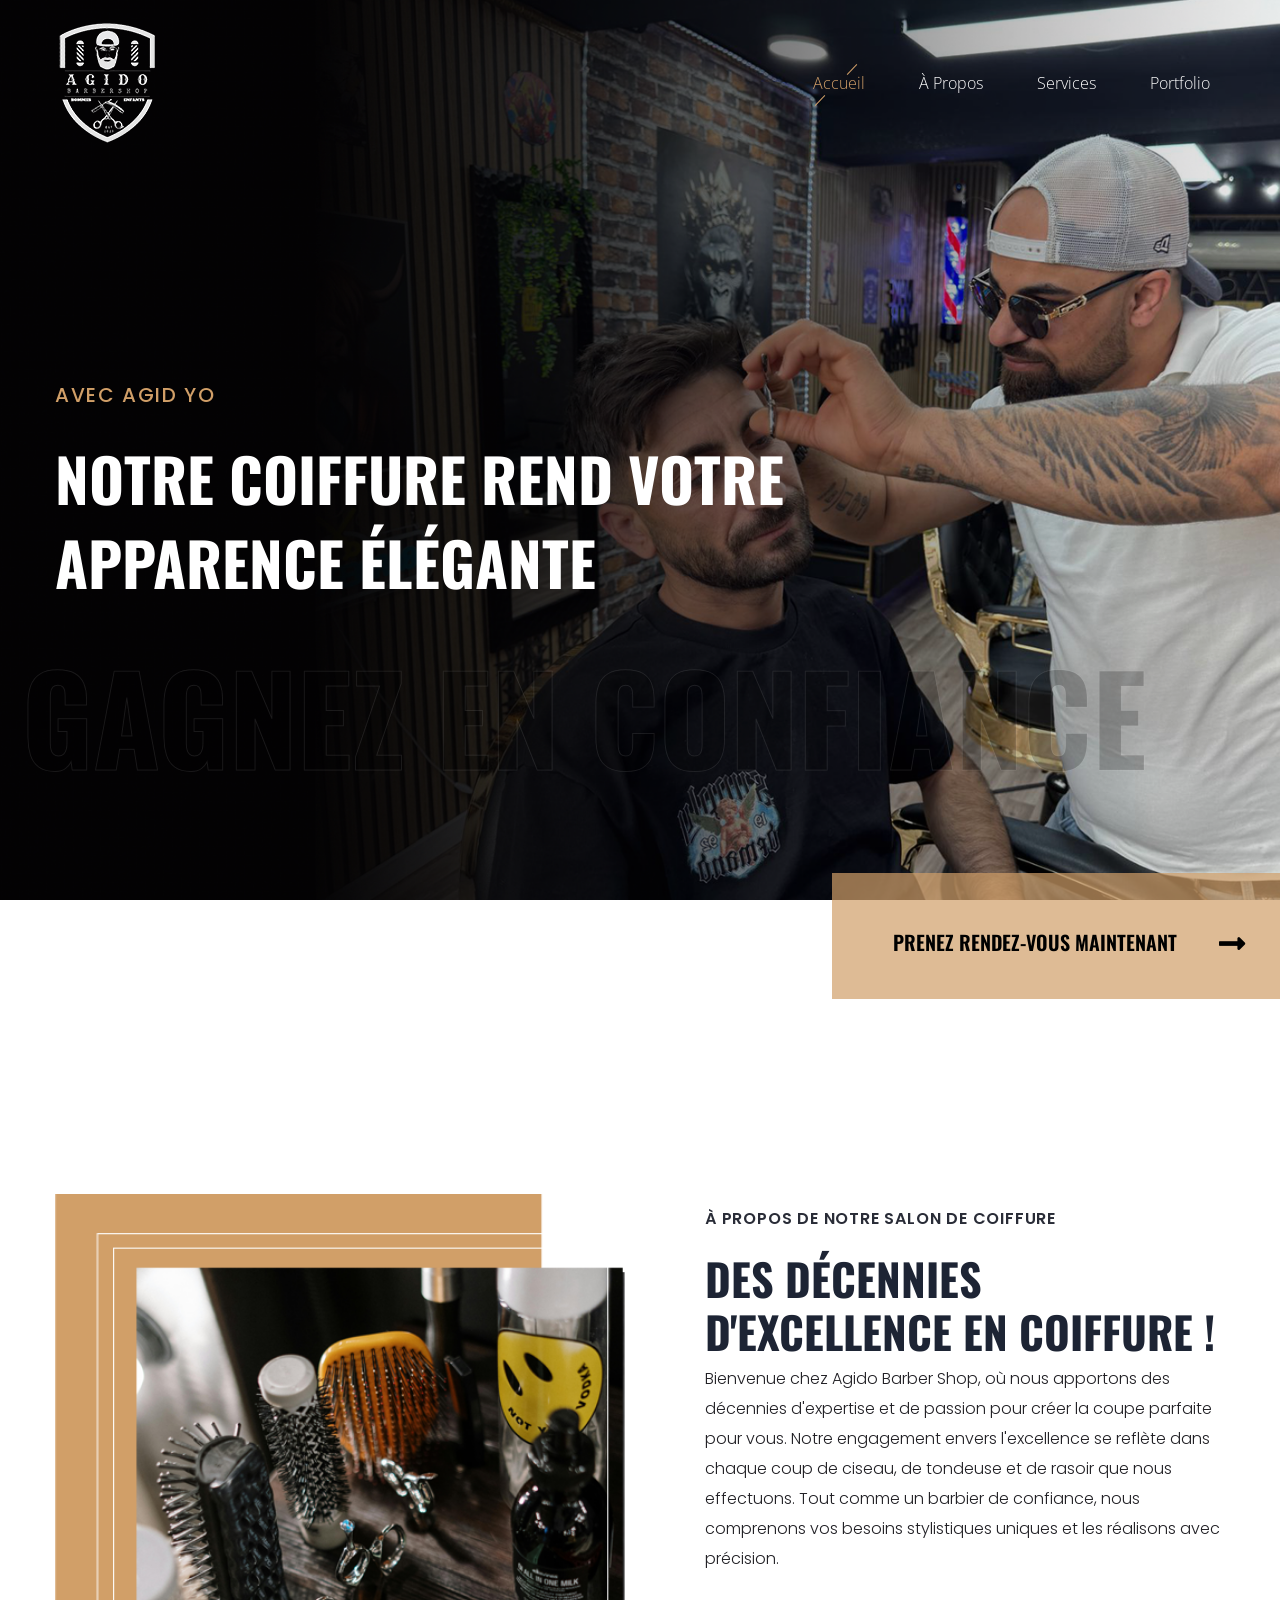
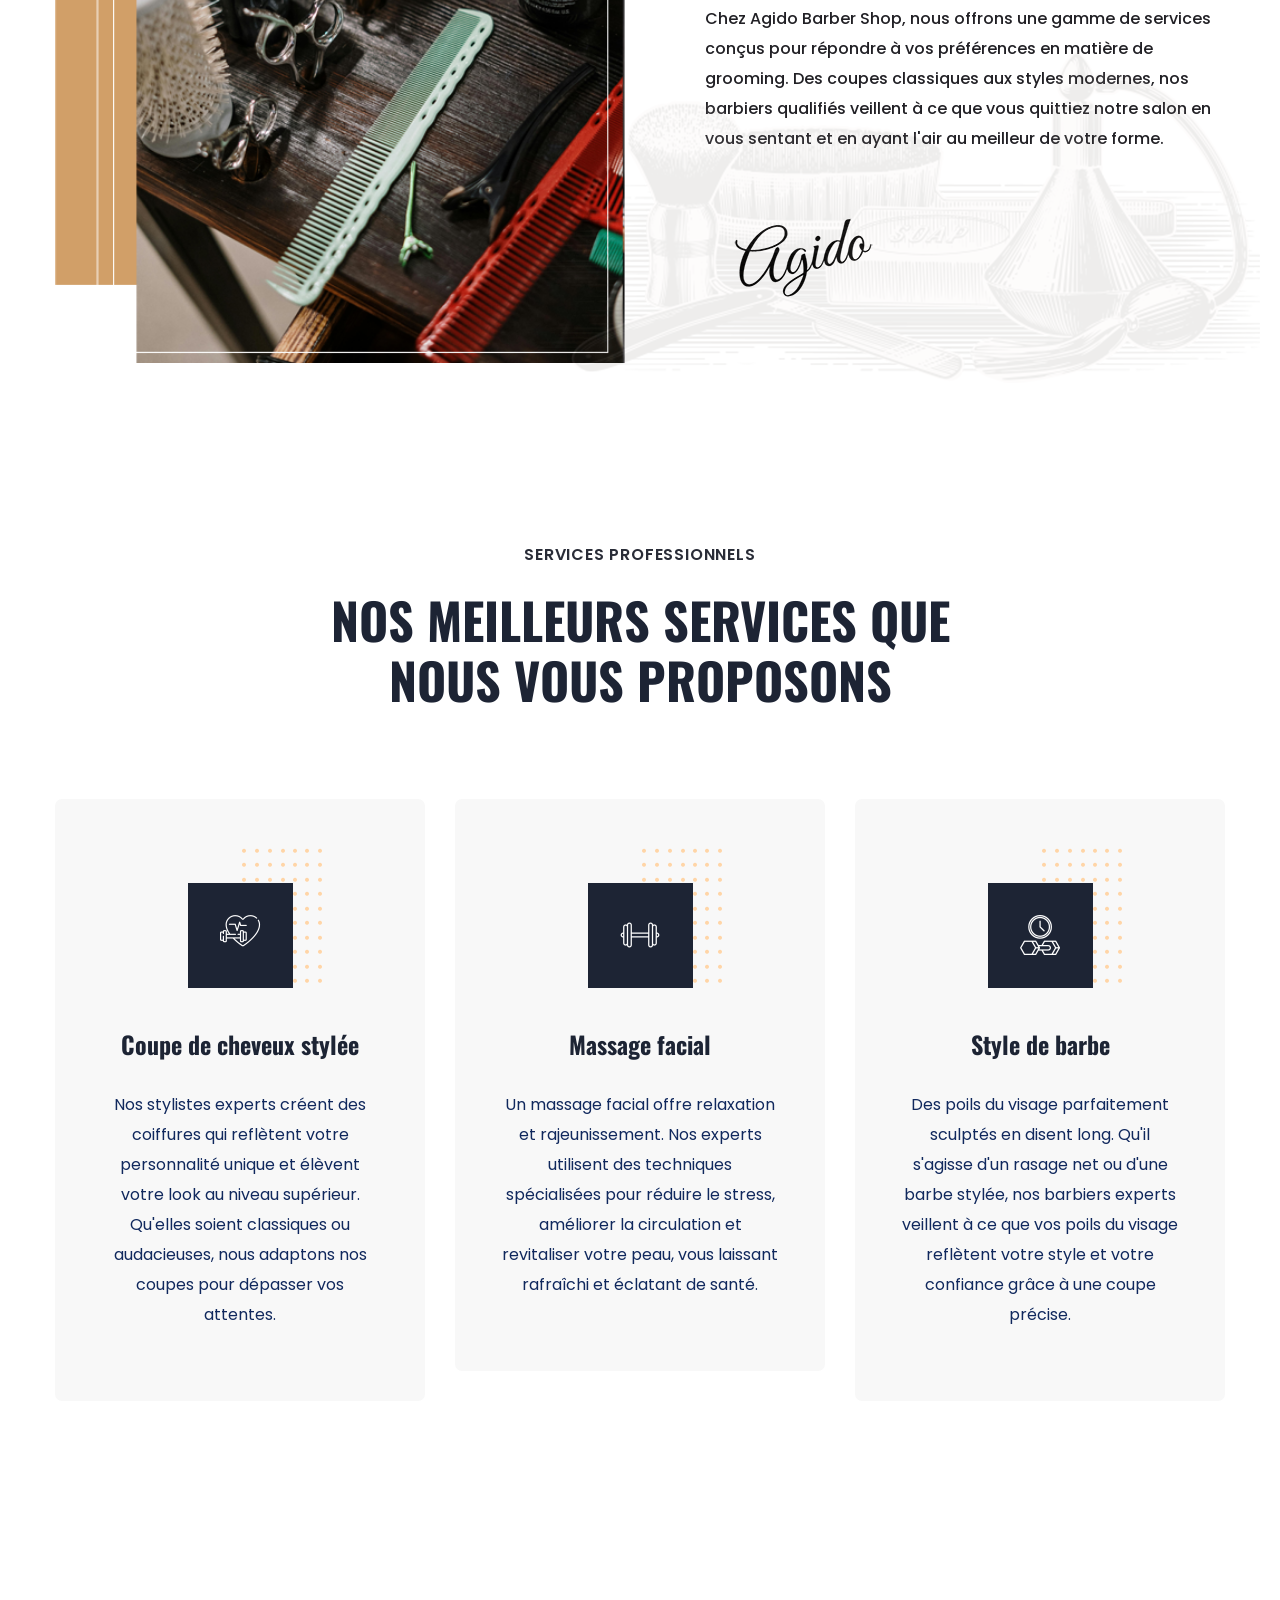
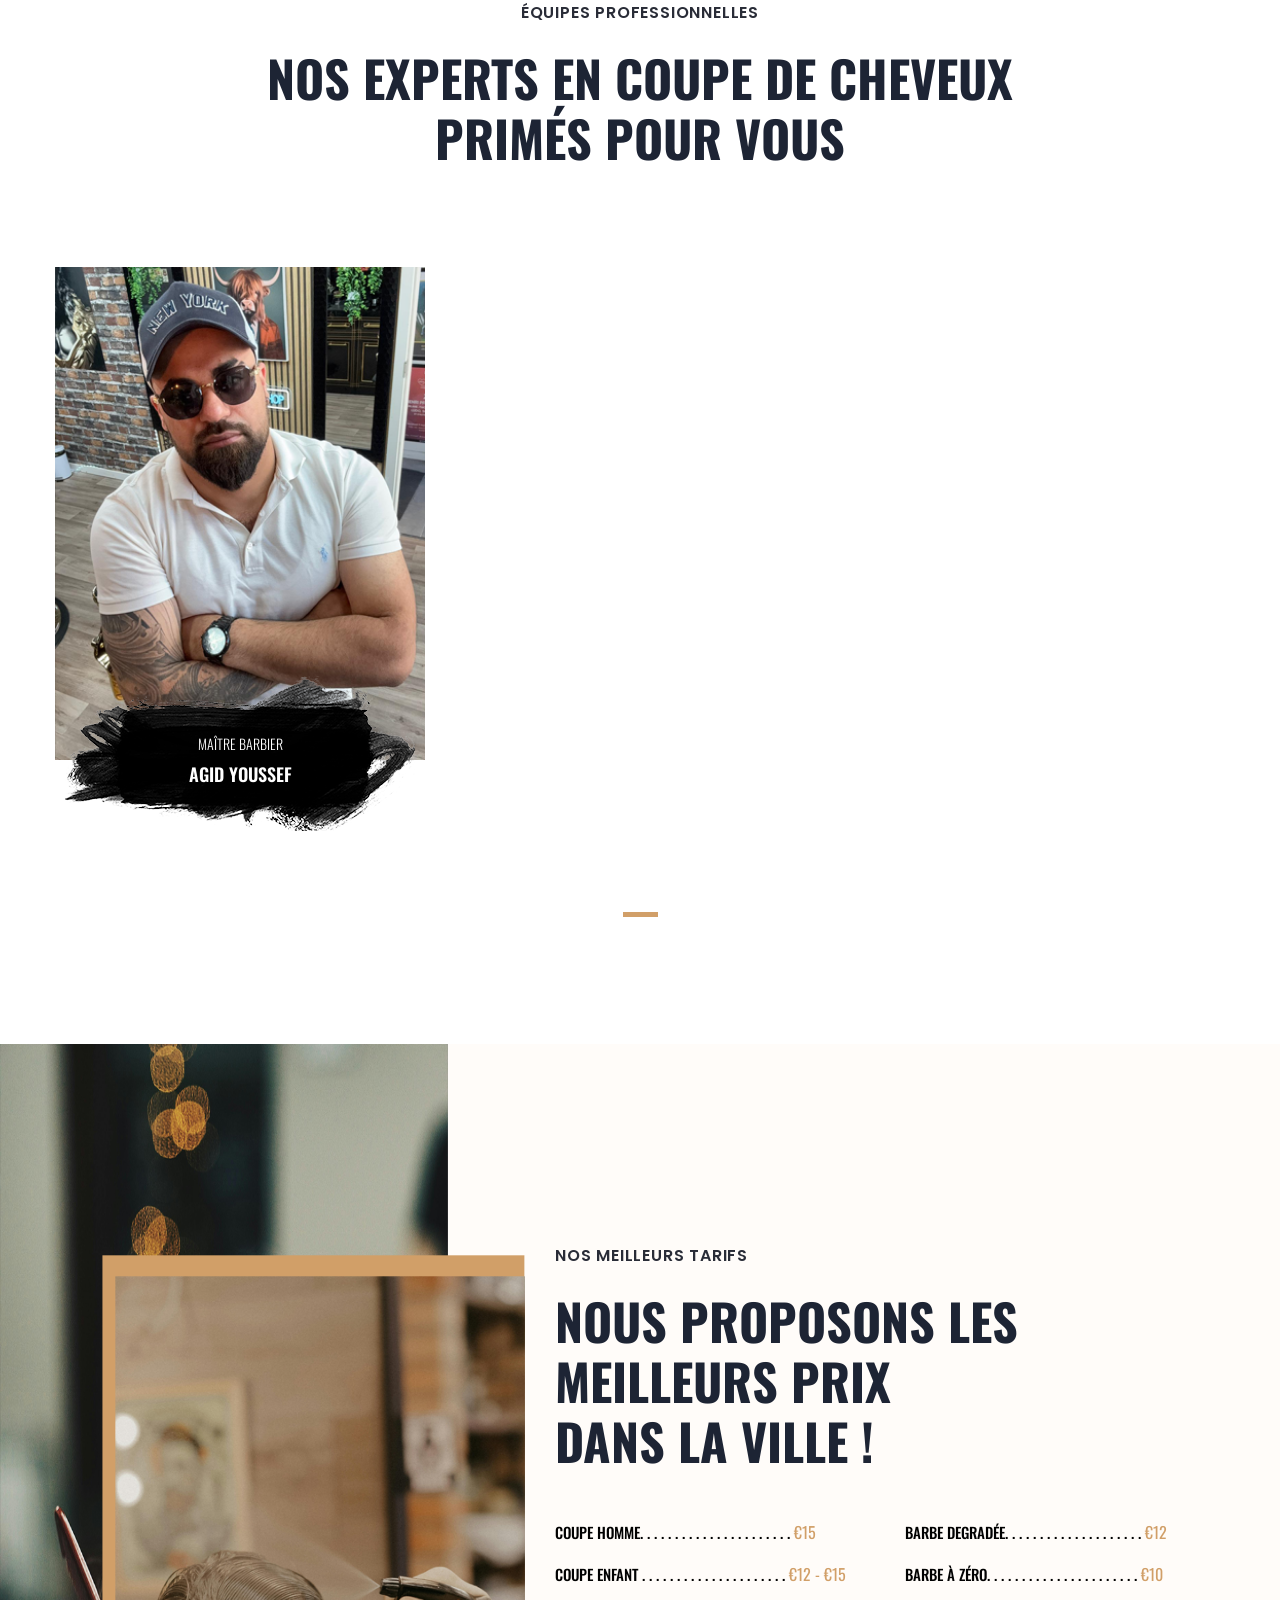
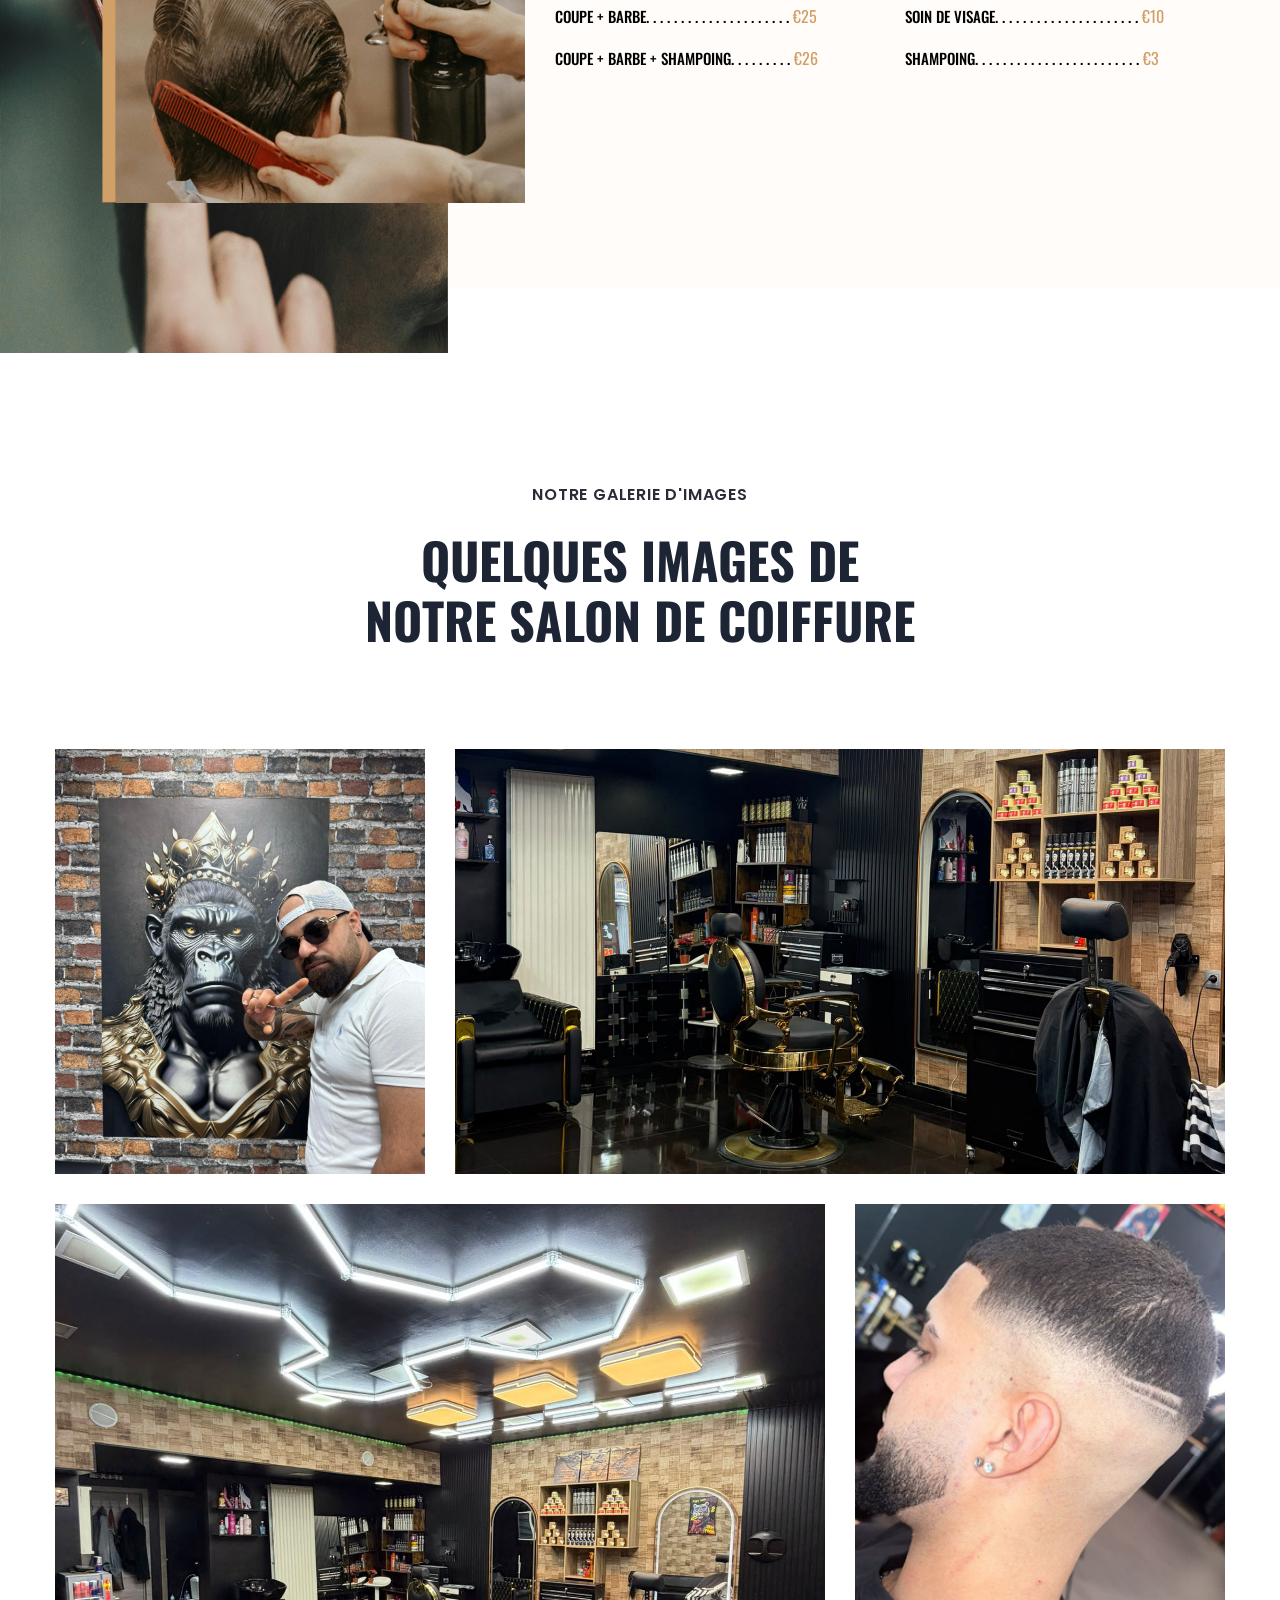
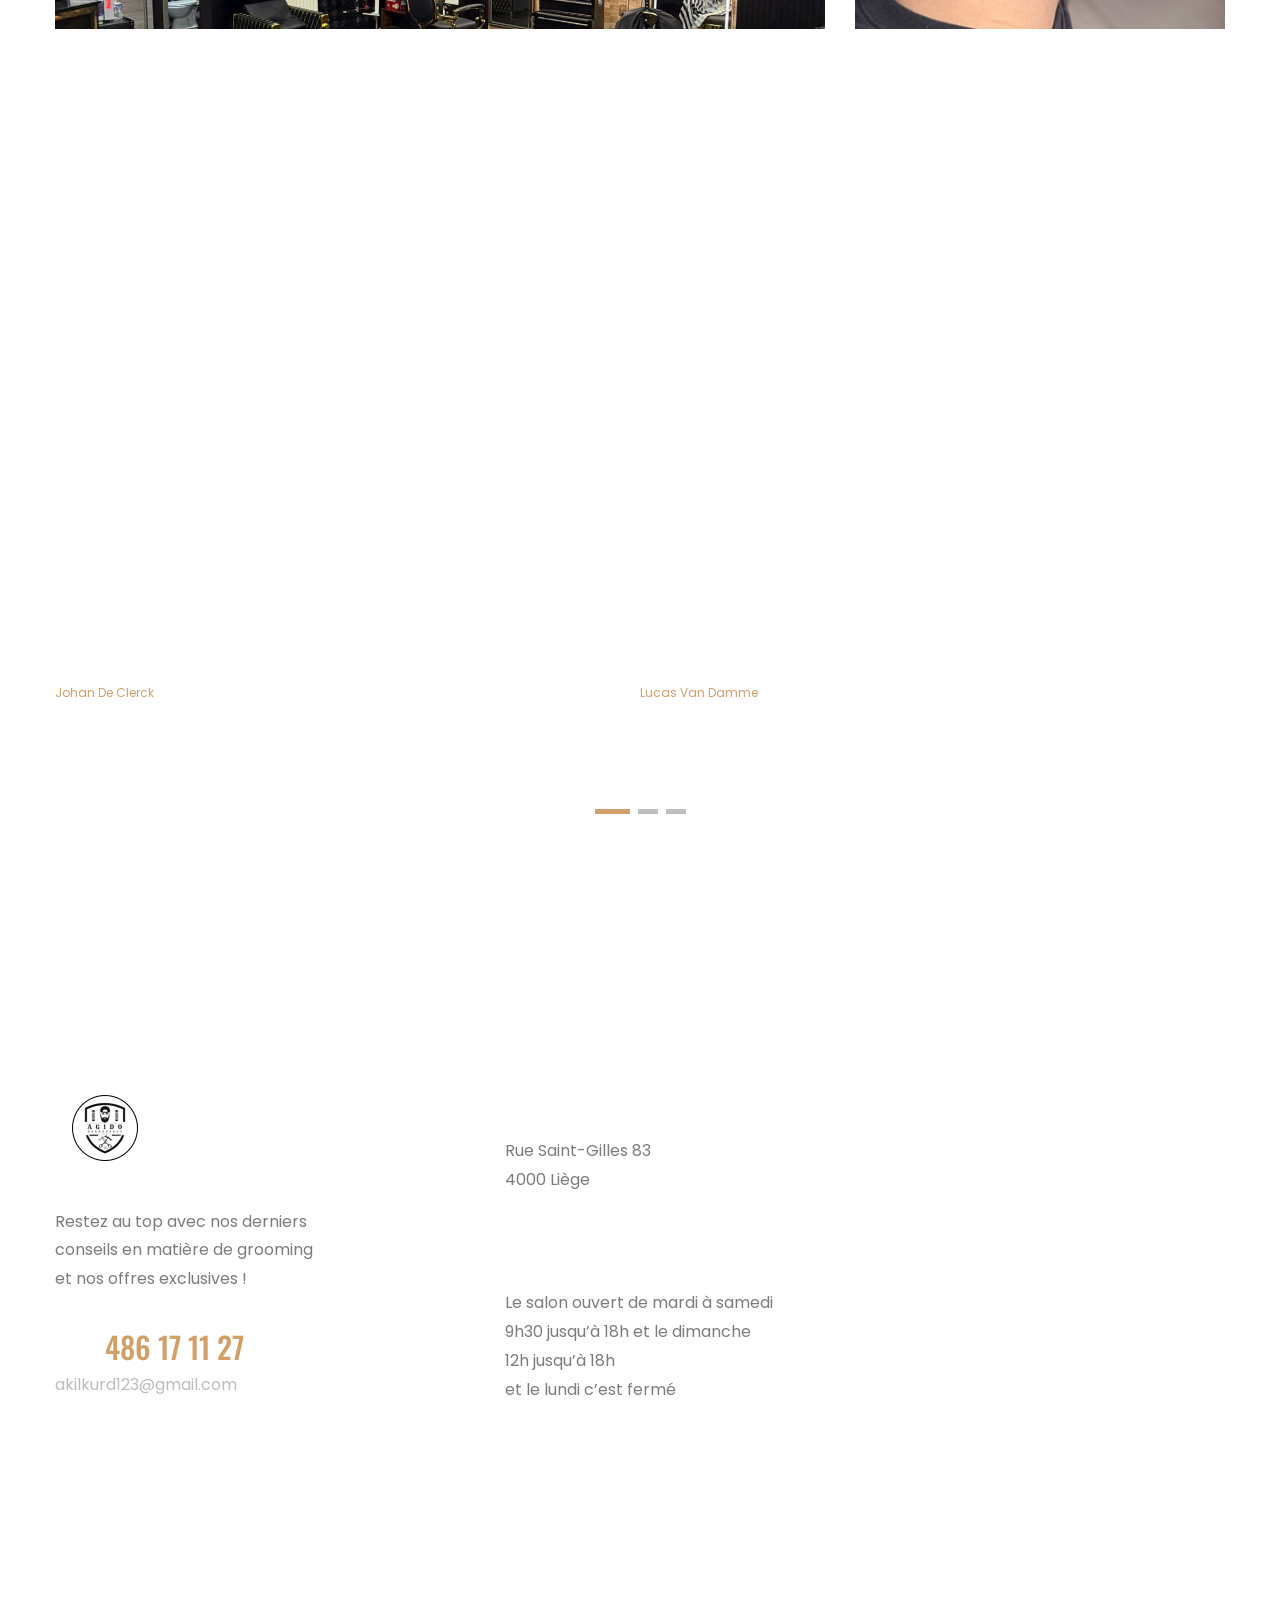
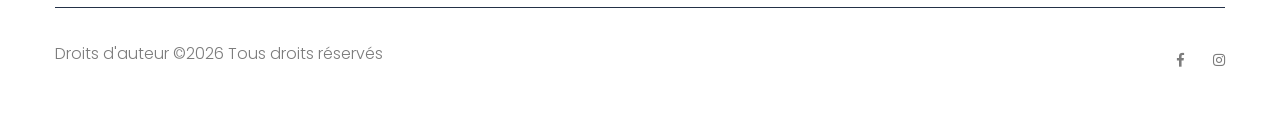
<file: index.html>
<!doctype html>
<html class="no-js" lang="zxx">
<head>
    <meta charset="utf-8">
    <meta http-equiv="x-ua-compatible" content="ie=edge">
    <title>Le Premier Barber Shop de Liège - Coupes de cheveux et rasages | Agido Barbershop</title>
    <meta name="description"
          content="Vivez une expérience exceptionnelle de coupes de cheveux et de rasages pour hommes au Agido Barbershop, le barbershop le mieux coté de Liège. Réservez votre rendez-vous en ligne ou rendez-vous directement sur place dès aujourd'hui!">
    <meta name="robots" content="index, follow">
    <meta name="viewport" content="width=device-width, initial-scale=1">
    <link rel="manifest" href="site.webmanifest">
    <link rel="shortcut icon" type="image/x-icon" href="assets/img/favicon2.ico">

    <!-- Facebook -->
    <meta property="og:image" content="assets/img/logo/fb.png">
    <meta property="og:image:width" content="1200">
    <meta property="og:image:height" content="630">
    <meta property="og:type" content="website">
    <meta property="og:title" content="Le Premier Barber Shop de Liège - Coupes de cheveux et rasages | Agido Barbershop">
    <meta property="og:description" content="Vivez une expérience exceptionnelle de coupes de cheveux et de rasages pour hommes au Agido Barbershop, le barbershop le mieux coté de Liège. Réservez votre rendez-vous en ligne ou rendez-vous directement sur place dès aujourd'hui!">
    <meta property="og:url" content="bp-barber.com">

    <!-- Twitter -->
    <meta name="twitter:card" content="assets/img/logo/twitter.png">
    <meta name="twitter:title" content="Le Premier Barber Shop de Liège - Coupes de cheveux et rasages | Agido Barbershop">
    <meta name="twitter:description" content="Vivez une expérience exceptionnelle de coupes de cheveux et de rasages pour hommes au Agido Barbershop, le barbershop le mieux coté de Liège. Réservez votre rendez-vous en ligne ou rendez-vous directement sur place dès aujourd'hui!">
    <meta name="twitter:image" content="assets/img/logo/twitter.png">

    <!-- CSS here -->
    <link rel="stylesheet" href="assets/css/bootstrap.min.css">
    <link rel="stylesheet" href="assets/css/owl.carousel.min.css">
    <link rel="stylesheet" href="assets/css/slicknav.css">
    <link rel="stylesheet" href="assets/css/flaticon.css">
    <link rel="stylesheet" href="assets/css/gijgo.css">
    <link rel="stylesheet" href="assets/css/animate.min.css">
    <link rel="stylesheet" href="assets/css/animated-headline.css">
    <link rel="stylesheet" href="assets/css/magnific-popup.css">
    <link rel="stylesheet" href="assets/css/fontawesome-all.min.css">
    <link rel="stylesheet" href="assets/css/themify-icons.css">
    <link rel="stylesheet" href="assets/css/slick.css">
    <link rel="stylesheet" href="assets/css/nice-select.css">
    <link rel="stylesheet" href="assets/css/style.css">
</head>
<body>
<!-- ? Preloader Start -->
<div id="preloader-active">
    <div class="preloader d-flex align-items-center justify-content-center">
        <div class="preloader-inner position-relative">
            <div class="preloader-circle"></div>
            <div class="preloader-img pere-text">
                <img src="assets/img/logo/loder.png" alt="">
            </div>
        </div>
    </div>
</div>
<!-- Preloader Start -->
<header>
    <!--? Header Start -->
    <div class="header-area header-transparent pt-20">
        <div class="main-header header-sticky">
            <div class="container-fluid">
                <div class="row align-items-center">
                    <!-- Logo -->
                    <div class="col-xl-2 col-lg-2 col-md-1">
                        <div class="logo">
                            <a href="index.html"><img src="assets/img/logo/logo.png" alt=""></a>
                        </div>
                    </div>
                    <div class="col-xl-10 col-lg-10 col-md-10">
                        <div class="menu-main d-flex align-items-center justify-content-end">
                            <!-- Main-menu -->
                            <div class="main-menu f-right d-none d-lg-block">
                                <nav>
                                    <ul id="navigation">
                                        <li class="active"><a href="index.html">Accueil</a></li>
                                        <li><a href="#about">À propos</a></li>
                                        <li><a href="#services">Services</a></li>
                                        <li><a href="#portfolio">Portfolio</a></li>
                                    </ul>
                                </nav>
                            </div>

                        </div>
                    </div>
                    <!-- Mobile Menu -->
                    <div class="col-12">
                        <div class="mobile_menu d-block d-lg-none"></div>
                    </div>
                </div>
            </div>
        </div>
    </div>
    <!-- Header End -->
</header>
<main>
    <!--? slider Area Start-->
    <div class="slider-area position-relative fix">
        <div class="slider-active">
            <!-- Single Slider -->
            <div class="single-slider slider-height d-flex align-items-center">
                <div class="container">
                    <div class="row">
                        <div class="col-xl-8 col-lg-9 col-md-11 col-sm-10">
                            <div class="hero__caption">
                                <span data-animation="fadeInUp" data-delay="0.2s">avec agid yo</span>
                                <h1 data-animation="fadeInUp" data-delay="0.5s">Notre coiffure rend votre apparence
                                    élégante</h1>

                            </div>
                        </div>
                    </div>
                </div>
            </div>
            <!-- Single Slider -->
            <div class="single-slider slider-height d-flex align-items-center">
                <div class="container">
                    <div class="row">
                        <div class="col-xl-8 col-lg-9 col-md-11 col-sm-10">
                            <div class="hero__caption">
                                <span data-animation="fadeInUp" data-delay="0.2s">avec agid yo</span>
                                <h1 data-animation="fadeInUp" data-delay="0.5s">Revitalisez votre apparence avec notre
                                    coiffure élégante</h1>
                            </div>
                        </div>
                    </div>
                </div>
            </div>
        </div>
        <!-- stroke Text -->
        <div class="stock-text">
            <h2>Gagnez en confiance</h2>
            <h2>Gagnez en confiance</h2>

        </div>

        <!-- Arrow -->
        <div class="thumb-content-box">
            <div class="thumb-content">
                <h3>prenez rendez-vous maintenant</h3>
                <a href="#footer"> <i class="fas fa-long-arrow-alt-right"></i></a>
            </div>
        </div>

    </div>
    <!-- slider Area End-->
    <!--? About Area Start -->
    <section id="about" class="about-area section-padding30 position-relative">
        <div class="container">
            <div class="row align-items-center">
                <div class="col-lg-6 col-md-11">
                    <!-- about-img -->
                    <div class="about-img ">
                        <img src="assets/img/gallery/about.png" alt="">
                    </div>
                </div>
                <div class="col-lg-6 col-md-12">
                    <div class="about-caption">
                        <!-- Section Title -->
                        <div class="section-tittle section-tittle3 mb-35">
                            <span>À propos de notre salon de coiffure</span>
                            <h2>Des décennies d'excellence en coiffure !</h2>
                            <p class="mb-30 pera-bottom">Bienvenue chez Agido Barber Shop, où nous apportons des
                                décennies d'expertise et de passion pour créer la coupe parfaite pour vous. Notre
                                engagement envers l'excellence se reflète dans chaque coup de ciseau, de tondeuse et de
                                rasoir que nous effectuons. Tout comme un barbier de confiance, nous comprenons vos
                                besoins stylistiques uniques et les réalisons avec précision.</p>
                            <p class="pera-top mb-50">Chez Agido Barber Shop, nous offrons une gamme de services
                                conçus pour répondre à vos préférences en matière de grooming. Des coupes classiques aux
                                styles modernes, nos barbiers qualifiés veillent à ce que vous quittiez notre salon en
                                vous sentant et en ayant l'air au meilleur de votre forme.</p>
                            <img src="assets/img/gallery/signature2.png" alt="Signature">
                        </div>
                    </div>
                </div>
            </div>
            <!-- About Shape -->
            <div class="about-shape">
                <img src="assets/img/gallery/about-shape.png" alt="">
            </div>
    </section>
    <!-- About-2 Area End -->
    <!--? Services Area Start -->
    <section id="services" class="service-area pb-170">
        <div class="container">
            <!-- Section Tittle -->
            <div class="row d-flex justify-content-center">
                <div class="col-xl-7 col-lg-8 col-md-11 col-sm-11">
                    <div class="section-tittle text-center mb-90">
                        <span>Services professionnels</span>
                        <h2>Nos meilleurs services que nous vous proposons</h2>

                    </div>
                </div>
            </div>
            <!-- Section caption -->
            <div class="row">
                <div class="col-xl-4 col-lg-4 col-md-6">
                    <div class="services-caption text-center mb-30">
                        <div class="service-icon">
                            <i class="flaticon-healthcare-and-medical"></i>
                        </div>
                        <div class="service-cap">
                            <h4><a href="#">Coupe de cheveux stylée</a></h4>
                            <p>Nos stylistes experts créent des coiffures qui reflètent votre personnalité unique et élèvent votre look au niveau supérieur. Qu'elles soient classiques ou audacieuses, nous adaptons nos coupes pour dépasser vos attentes.</p>


                        </div>
                    </div>
                </div>
                <div class="col-xl-4 col-lg-4 col-md-6">
                    <div class="services-caption active text-center mb-30">
                        <div class="service-icon">
                            <i class="flaticon-fitness"></i>
                        </div>
                        <div class="service-cap">
                            <h4><a href="#">Massage facial</a></h4>
                            <p>Un massage facial offre relaxation et rajeunissement. Nos experts utilisent des techniques spécialisées pour réduire le stress, améliorer la circulation et revitaliser votre peau, vous laissant rafraîchi et éclatant de santé.</p>

                        </div>
                    </div>
                </div>
                <div class="col-xl-4 col-lg-4 col-md-6">
                    <div class="services-caption text-center mb-30">
                        <div class="service-icon">
                            <i class="flaticon-clock"></i>
                        </div>
                        <div class="service-cap">
                            <h4><a href="#">Style de barbe</a></h4>
                            <p>Des poils du visage parfaitement sculptés en disent long. Qu'il s'agisse d'un rasage net ou d'une barbe stylée, nos barbiers experts veillent à ce que vos poils du visage reflètent votre style et votre confiance grâce à une coupe précise.</p>

                        </div>
                    </div>
                </div>
            </div>
        </div>
    </section>
    <!-- Services Area End -->
    <!--? Team Start -->
    <div class="team-area pb-180">
        <div class="container">
            <!-- Section Tittle -->
            <div class="row justify-content-center">
                <div class="col-xl-8 col-lg-8 col-md-11 col-sm-11">
                    <div class="section-tittle text-center mb-100">
                        <span>Équipes professionnelles</span>
                        <h2>Nos experts en coupe de cheveux primés pour vous</h2>
                    </div>
                </div>
            </div>
            <div class="row team-active dot-style">
                <!-- single Tem -->
                <div class="col-xl-4 col-lg-4 col-md-6 col-sm-">
                    <div class="single-team mb-80 text-center">
                        <div class="team-img">
                            <img src="assets/img/gallery/team1.png" alt="">
                        </div>
                        <div class="team-caption">
                            <span>Maître Barbier</span>
                            <h3><a href="#">Agid Youssef</a></h3>
                        </div>
                    </div>
                </div>

                <div class="col-xl-4 col-lg-4 col-md-6 col-sm-">

                </div>
                <div class="col-xl-4 col-lg-4 col-md-6 col-sm-">
                </div>
            </div>
        </div>
    </div>
    <!-- Team End -->
    <!-- Best Pricing Area Start -->
    <div class="best-pricing section-padding2 position-relative">
        <div class="container">
            <div class="row justify-content-end">
                <div class="col-xl-7 col-lg-7">
                    <div class="section-tittle mb-50">
                        <span>Nos meilleurs tarifs</span>
                        <h2>Nous proposons les meilleurs prix<br>dans la ville !</h2>

                    </div>
                    <!-- Pricing  -->
                    <div class="row">
                        <div class="col-lg-6 col-md-6 col-sm-6">
                            <div class="pricing-list">
                                <ul>
                                    <li>COUPE HOMME. . . . . . . . . . . . . . . . . . . . . . <span>€15</span></li>
                                    <li>COUPE ENFANT . . . . . . . . . . . . . . . . . . . . . <span>€12 - €15</span></li>
                                    <li>COUPE + BARBE. . . . . . . . . . . . . . . . . . . . . <span>€25</span></li>
                                    <li>COUPE + BARBE + SHAMPOING. . . . . . . .  . <span>€26</span></li>
                                </ul>
                            </div>
                        </div>
                        <div class="col-lg-6 col-md-6 col-sm-6">
                            <div class="pricing-list">
                                <ul>
                                    <li>BARBE DEGRADÉE. . . . . . . . . . . . . . . . . . . . <span>€12</span></li>
                                    <li>BARBE À ZÉRO. . . . . . . . . . . . . . . . . . . . . . <span>€10</span></li>
                                    <li>SOIN DE VISAGE. . . . . . . . . . . . . . . . . . . . . <span>€10</span></li>
                                    <li>SHAMPOING. . . . . . . . . . . . . . . . . . . . . . . . <span>€3</span></li>
                                </ul>
                            </div>
                        </div>
                    </div>


                </div>
            </div>
        </div>
        <!-- pricing img -->
        <div class="pricing-img">
            <img class="pricing-img1" src="assets/img/gallery/pricing1.png" alt="">
            <img class="pricing-img2" src="assets/img/gallery/pricing2.png" alt="">
        </div>
    </div>
    <!-- Best Pricing Area End -->
    <!--? Gallery Area Start -->
    <div id="portfolio" class="gallery-area section-padding30">
        <div class="container">
            <!-- Section Tittle -->
            <div class="row justify-content-center">
                <div class="col-xl-6 col-lg-7 col-md-9 col-sm-10">
                    <div class="section-tittle text-center mb-100">
                        <span>notre galerie d'images</span>
                        <h2>quelques images de notre salon de coiffure</h2>

                    </div>
                </div>
            </div>
            <div class="row">
                <div class="col-lg-4 col-md-6 col-sm-6">
                    <div class="box snake mb-30">
                        <div class="gallery-img " style="background-image: url(assets/img/gallery/new1.jpeg);"></div>
                        <div class="overlay"></div>
                    </div>
                </div>
                <div class="col-lg-8 col-md-6 col-sm-6">
                    <div class="box snake mb-30">
                        <div class="gallery-img " style="background-image: url(assets/img/gallery/nn1.jpeg);"></div>
                        <div class="overlay"></div>
                    </div>
                </div>
                <div class="col-lg-8 col-md-6 col-sm-6">
                    <div class="box snake mb-30">
                        <div class="gallery-img " style="background-image: url(assets/img/gallery/nn2.jpeg);"></div>
                        <div class="overlay"></div>
                    </div>
                </div>
                <div class="col-lg-4 col-md-6 col-sm-6">
                    <div class="box snake mb-30">
                        <div class="gallery-img " style="background-image: url(assets/img/gallery/2.png);"></div>
                        <div class="overlay"></div>
                    </div>
                </div>
            </div>
        </div>
    </div>
    <!-- Gallery Area End -->
    <!-- Cut Details Start -->
    <div class="cut-details section-bg section-padding2" data-background="assets/img/gallery/section_bg02.png">
        <div class="container">
            <div class="cut-active dot-style">
                <div class="single-cut">
                    <div class="cut-icon mb-20">
                        <svg xmlns="http://www.w3.org/2000/svg" xmlns:xlink="http://www.w3.org/1999/xlink" width="50px"
                             height="50px">
                            <image x="0px" y="0px" width="50px" height="50px"
                                   xlink:href="[data-uri]"/>
                        </svg>
                    </div>
                    <div class="cut-descriptions">
                        <p>J'ai eu une expérience fantastique chez Agido Barber Shop ! Les barbiers sont incroyablement talentueux et attentionnés. Je suis parti en me sentant confiant et rafraîchi. Hautement recommandé !</p>
                        <span>Johan De Clerck</span>

                    </div>
                </div>
                <div class="single-cut">
                    <div class="cut-icon mb-20">
                        <svg xmlns="http://www.w3.org/2000/svg" xmlns:xlink="http://www.w3.org/1999/xlink" width="50px"
                             height="50px">
                            <image x="0px" y="0px" width="50px" height="50px"
                                   xlink:href="[data-uri]"/>
                        </svg>
                    </div>
                    <div class="cut-descriptions">
                        <p>Je suis un habitué du Agido depuis des années maintenant, et ils ne déçoivent jamais. L'ambiance est accueillante et les barbiers sont de vrais professionnels. Toujours satisfait des résultats !</p>

                        <span>Lucas Van Damme</span>

                    </div>
                </div>
                <div class="single-cut">
                    <div class="cut-icon mb-20">
                        <svg xmlns="http://www.w3.org/2000/svg" xmlns:xlink="http://www.w3.org/1999/xlink" width="50px"
                             height="50px">
                            <image x="0px" y="0px" width="50px" height="50px"
                                   xlink:href="[data-uri]"/>
                        </svg>
                    </div>
                    <div class="cut-descriptions">
                        <p>Le service de style de barbe chez Agido est de première classe. Les barbiers ont le souci du détail et laissent toujours ma barbe propre et bien entretenue. Hautement recommandé !</p>

                        <span>Thierry Dubois</span>
                    </div>
                </div>
            </div>
        </div>
    </div>
    <!-- Cut Details End -->
    <!--? Blog Area Start -->
    <!-- Blog Area End -->
</main>
<footer id="footer">
    <!--? Footer Start-->
    <div class="footer-area section-bg" data-background="assets/img/gallery/footer_bg.png">
        <div class="container">
            <div class="footer-top footer-padding">
                <div class="row d-flex justify-content-between">
                    <div class="col-xl-3 col-lg-4 col-md-5 col-sm-8">
                        <div class="single-footer-caption mb-50">
                            <!-- logo -->
                            <div class="footer-logo">
                                <a href="index.html"><img src="assets/img/logo/logo2_footer.png" alt=""></a>
                            </div>
                            <div class="footer-tittle">
                                <div class="footer-pera">
                                    <p class="info1">Restez au top avec nos derniers conseils en matière de grooming et nos offres exclusives !</p>
                                </div>
                            </div>
                            <div class="footer-number">
                                <h4><span>+32</span> 486 17 11 27</h4>
                                <p>akilkurd123@gmail.com</p>
                            </div>
                        </div>
                    </div>
                    <div class="col-xl-3 col-lg-4 col-md-5 col-sm-8">
                        <div class="single-footer-caption mb-50">
                            <div class="footer-tittle">
                                <h4>Adresse</h4>
                                <div class="footer-pera">
                                    <p class="info1">Rue Saint-Gilles 83 <br>4000 Liège</p>
                                </div>
                            </div>
                            <div class="footer-tittle">
                                <h4>Horaires d'ouverture</h4>
                                <div class="footer-pera">
                                    <p class="info1">Le salon ouvert de mardi à samedi 9h30 jusqu’à 18h et le dimanche 12h jusqu’à 18h<br/> et le lundi c’est fermé</p>
                                </div>
                            </div>
                            <!-- Form -->
                        </div>
                    </div>
                    <div class="col-xl-3 col-lg-4 col-md-5 col-sm-8">
                        <div class="single-footer-caption mb-50">
                            <div class="footer-tittle">
                                <h4>Carte</h4>
                                <div class="mapouter">
                                    <div class="gmap_canvas">
                                        <iframe class="col-12 h-100 p-0" id="gmap_canvas"
                                                src="https://maps.google.com/maps?q=BarberShop+Agido+Belgium&t=&z=17&ie=UTF8&iwloc=&output=embed&language=fr&region=BE"
                                                frameborder="0" scrolling="no" marginheight="0"
                                                marginwidth="0"></iframe>
                                        <style>.mapouter {
                                            position: relative;
                                            text-align: right;
                                        }</style>
                                        <style>.gmap_canvas {
                                            overflow: hidden;
                                            background: none !important;
                                            height: 350px;
                                            width: 400px;
                                        }</style>
                                    </div>
                                </div>
                            </div>
                            <!-- Form -->
                        </div>
                    </div>
                </div>
            </div>
            <div class="footer-bottom">
                <div class="row d-flex justify-content-between align-items-center">
                    <div class="col-xl-9 col-lg-8">
                        <div class="footer-copy-right">
                            <p>
                                Droits d'auteur &copy;<script>document.write(new Date().getFullYear());</script>
                                Tous droits réservés
                            </p>

                        </div>
                    </div>
                    <div class="col-xl-3 col-lg-4">
                        <!-- Footer Social -->
                        <div class="footer-social f-right">
                            <a href="https://www.facebook.com/people/Agido-Barbershop/"><i class="fab fa-facebook-f"></i></a>
                            <a href="https://www.instagram.com/agido_barber"><i class="fab fa-instagram"></i></a>
                        </div>
                    </div>
                </div>
            </div>
        </div>
    </div>
    <!-- Footer End-->
</footer>
<!-- Scroll Up -->
<div id="back-top" hidden>
    <a title="Go to Top" href="#"> <i class="fas fa-level-up-alt"></i></a>
</div>

<!-- JS here -->

<script src="./assets/js/vendor/modernizr-3.5.0.min.js"></script>
<!-- Jquery, Popper, Bootstrap -->
<script src="./assets/js/vendor/jquery-1.12.4.min.js"></script>
<script src="./assets/js/popper.min.js"></script>
<script src="./assets/js/bootstrap.min.js"></script>
<!-- Jquery Mobile Menu -->
<script src="./assets/js/jquery.slicknav.min.js"></script>

<!-- Jquery Slick , Owl-Carousel Plugins -->
<script src="./assets/js/owl.carousel.min.js"></script>
<script src="./assets/js/slick.min.js"></script>
<!-- One Page, Animated-HeadLin -->
<script src="./assets/js/wow.min.js"></script>
<script src="./assets/js/animated.headline.js"></script>
<script src="./assets/js/jquery.magnific-popup.js"></script>

<!-- Date Picker -->
<script src="./assets/js/gijgo.min.js"></script>
<!-- Nice-select, sticky -->
<script src="./assets/js/jquery.nice-select.min.js"></script>
<script src="./assets/js/jquery.sticky.js"></script>

<!-- counter , waypoint,Hover Direction -->
<script src="./assets/js/jquery.counterup.min.js"></script>
<script src="./assets/js/waypoints.min.js"></script>
<script src="./assets/js/jquery.countdown.min.js"></script>
<script src="./assets/js/hover-direction-snake.min.js"></script>

<!-- contact js -->
<script src="./assets/js/contact.js"></script>
<script src="./assets/js/jquery.form.js"></script>
<script src="./assets/js/jquery.validate.min.js"></script>
<script src="./assets/js/mail-script.js"></script>
<script src="./assets/js/jquery.ajaxchimp.min.js"></script>

<!-- Jquery Plugins, main Jquery -->
<script src="./assets/js/plugins.js"></script>
<script src="./assets/js/main.js"></script>

<script>
    // Function to handle smooth scrolling
    function scrollToTarget(target) {
        window.scrollTo({
            top: target.offsetTop,
            behavior: 'smooth'
        });
    }

    // Function to set active menu item based on scroll position
    function setActiveMenuItem() {
        const navigationLinks = document.querySelectorAll('#navigation a');
        const scrollPosition = window.scrollY;

        navigationLinks.forEach(link => {
            const targetId = link.getAttribute('href').substring(1);
            const target = document.getElementById(targetId);

            if (target.offsetTop <= scrollPosition && target.offsetTop + target.offsetHeight > scrollPosition) {
                navigationLinks.forEach(link => {
                    link.parentElement.classList.remove('active');
                });
                link.parentElement.classList.add('active');
            } else {
                link.parentElement.classList.remove('active');
            }
        });
    }

    // Event listener for smooth scrolling
    document.querySelectorAll('a[href^="#"]').forEach(anchor => {
        anchor.addEventListener('click', function (e) {
            e.preventDefault();
            const targetId = this.getAttribute('href').substring(1);
            const target = document.getElementById(targetId);
            scrollToTarget(target);

            // Set active class to the clicked link's parent li
            document.querySelectorAll('#navigation li').forEach(li => {
                li.classList.remove('active');
            });
            this.parentElement.classList.add('active');
        });
    });


</script>


<script src="https://static.elfsight.com/platform/platform.js" data-use-service-core defer></script>
<div class="elfsight-app-fe0ba891-b43c-4049-9695-03c619d764fb" data-elfsight-app-lazy hidden></div>
</body>
</html>
</file>
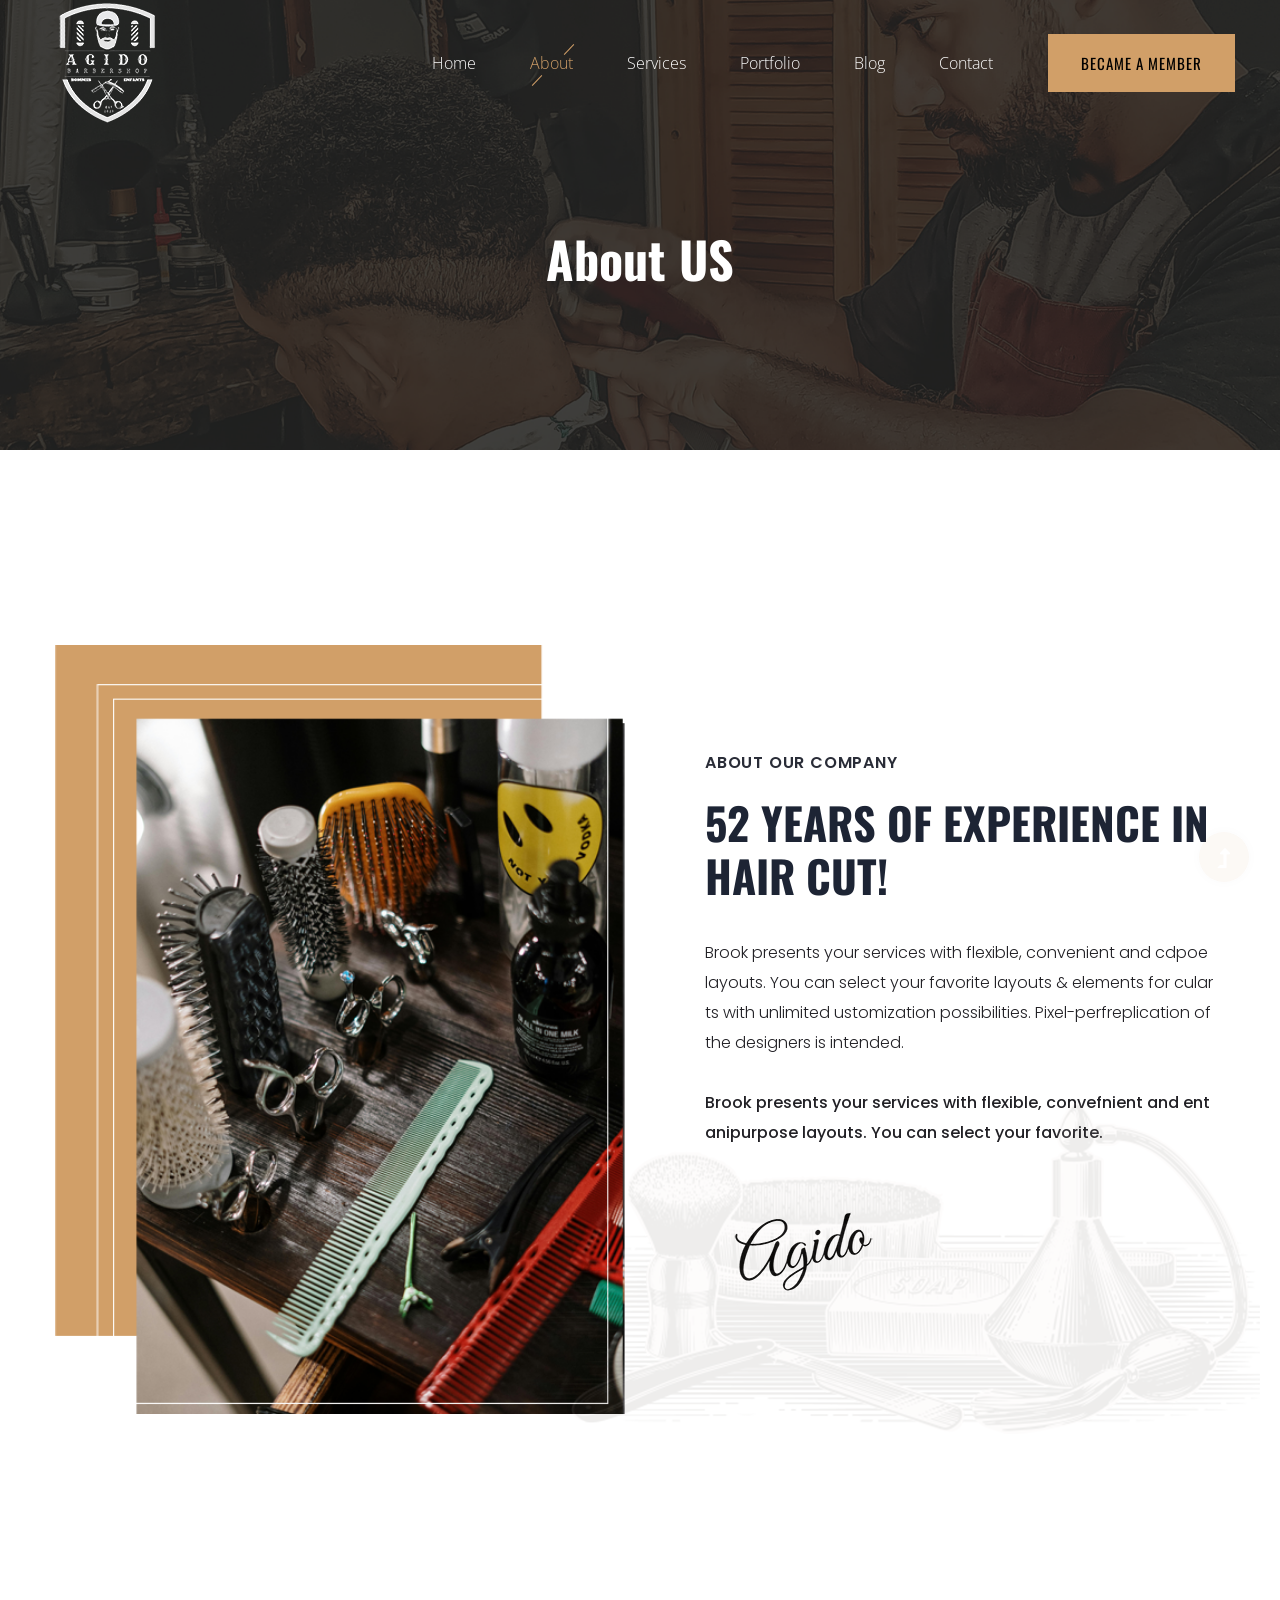
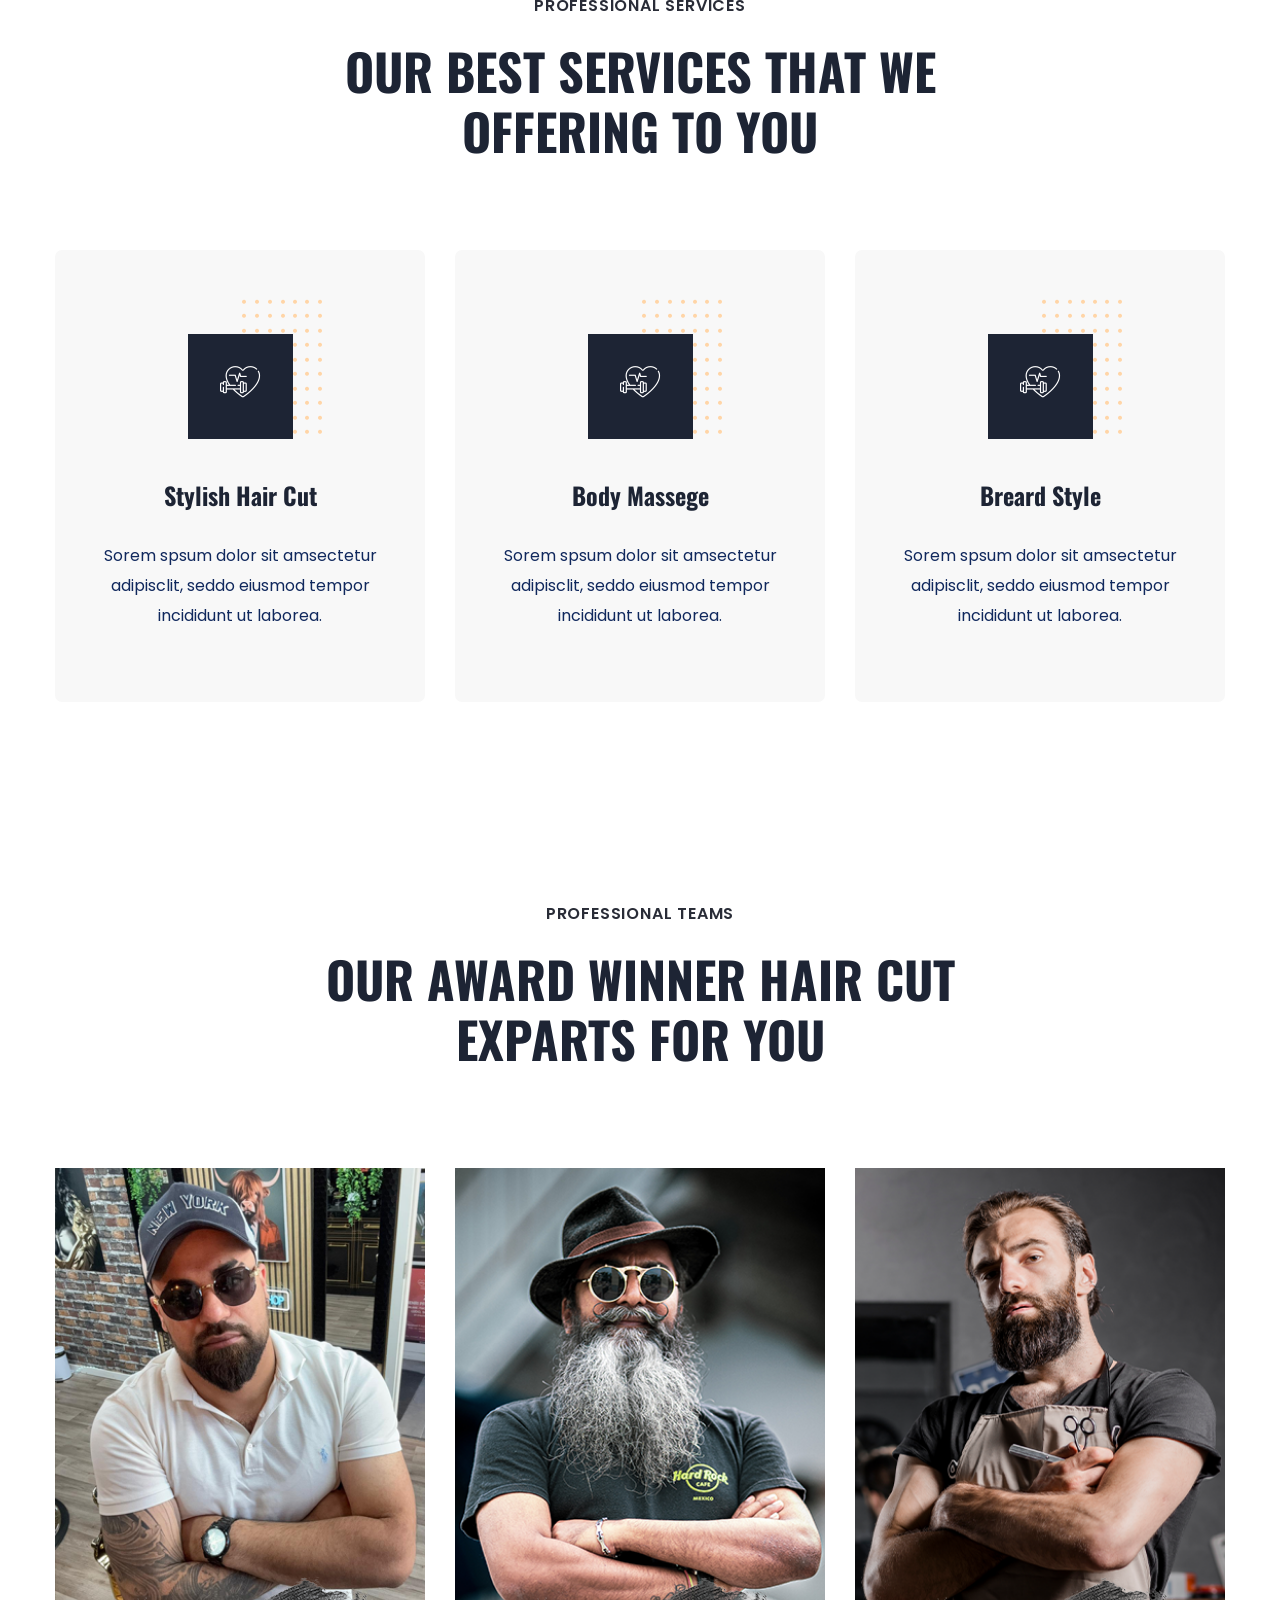
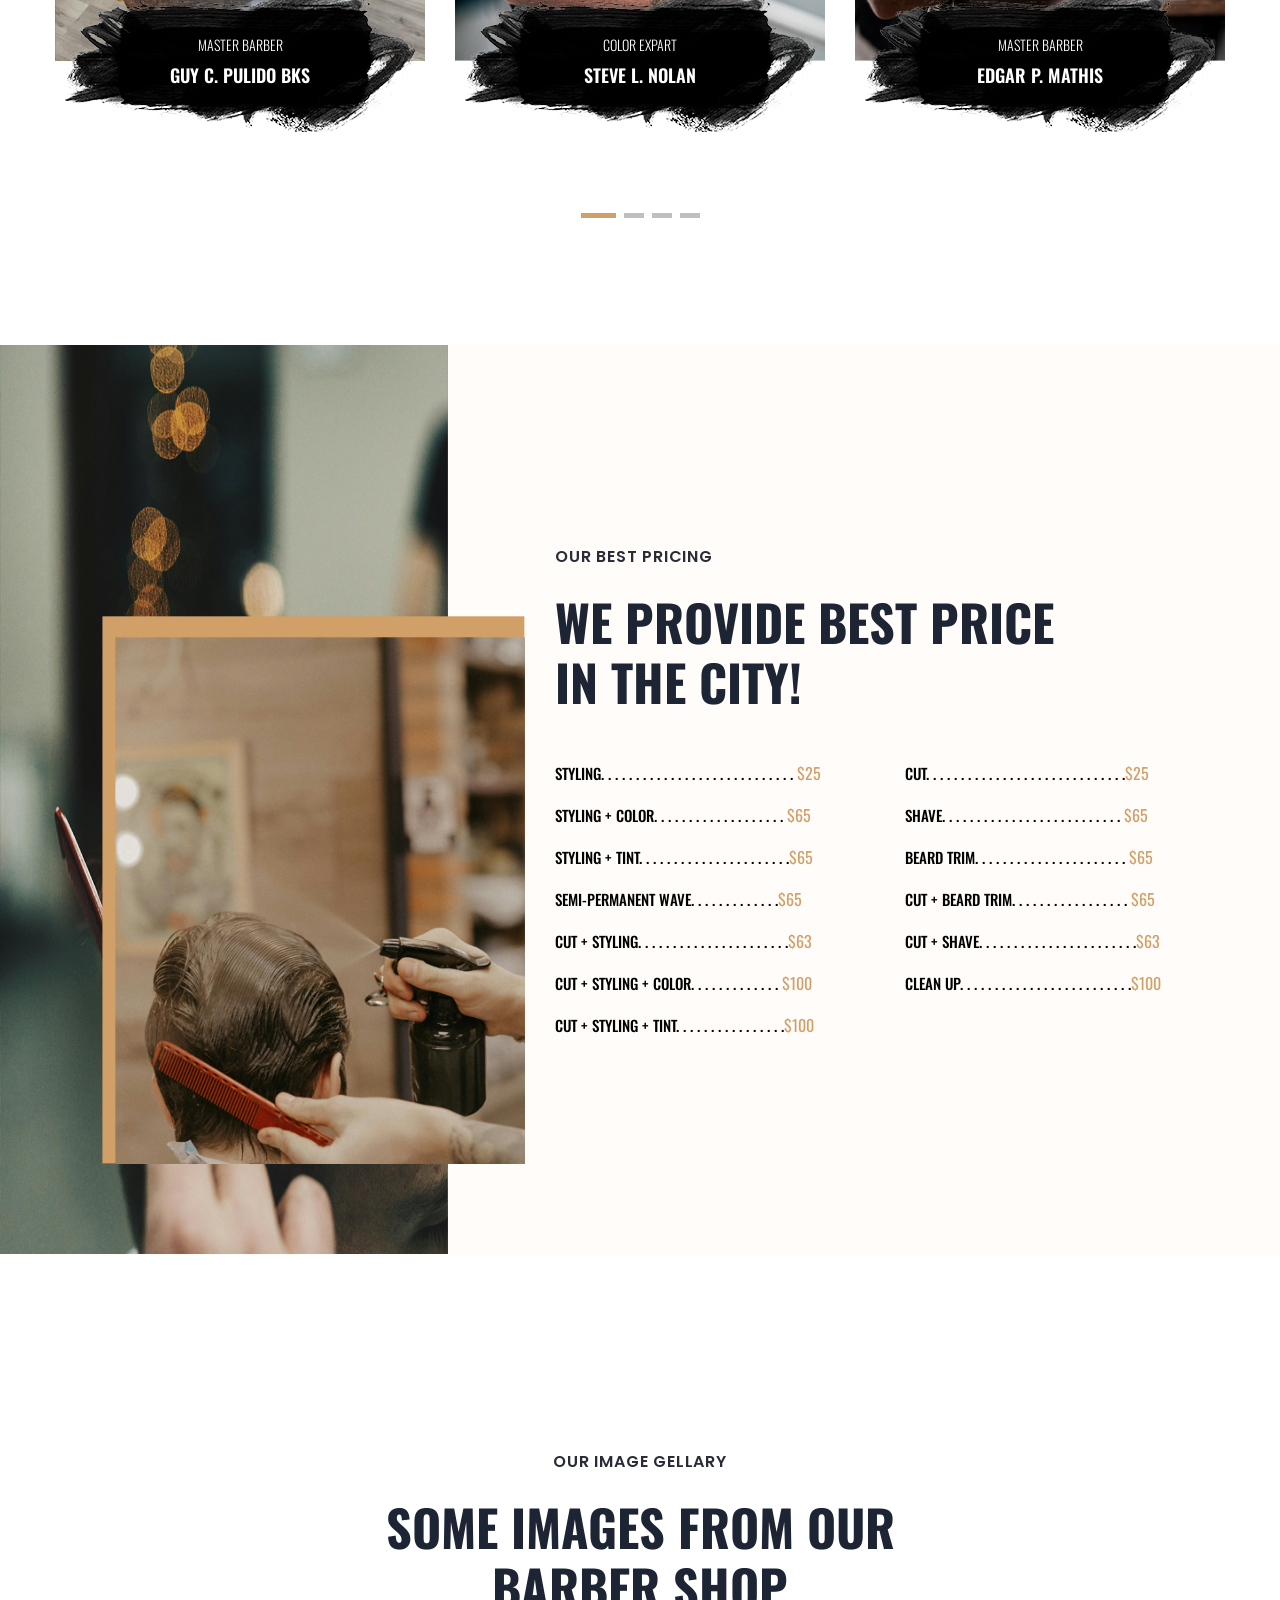
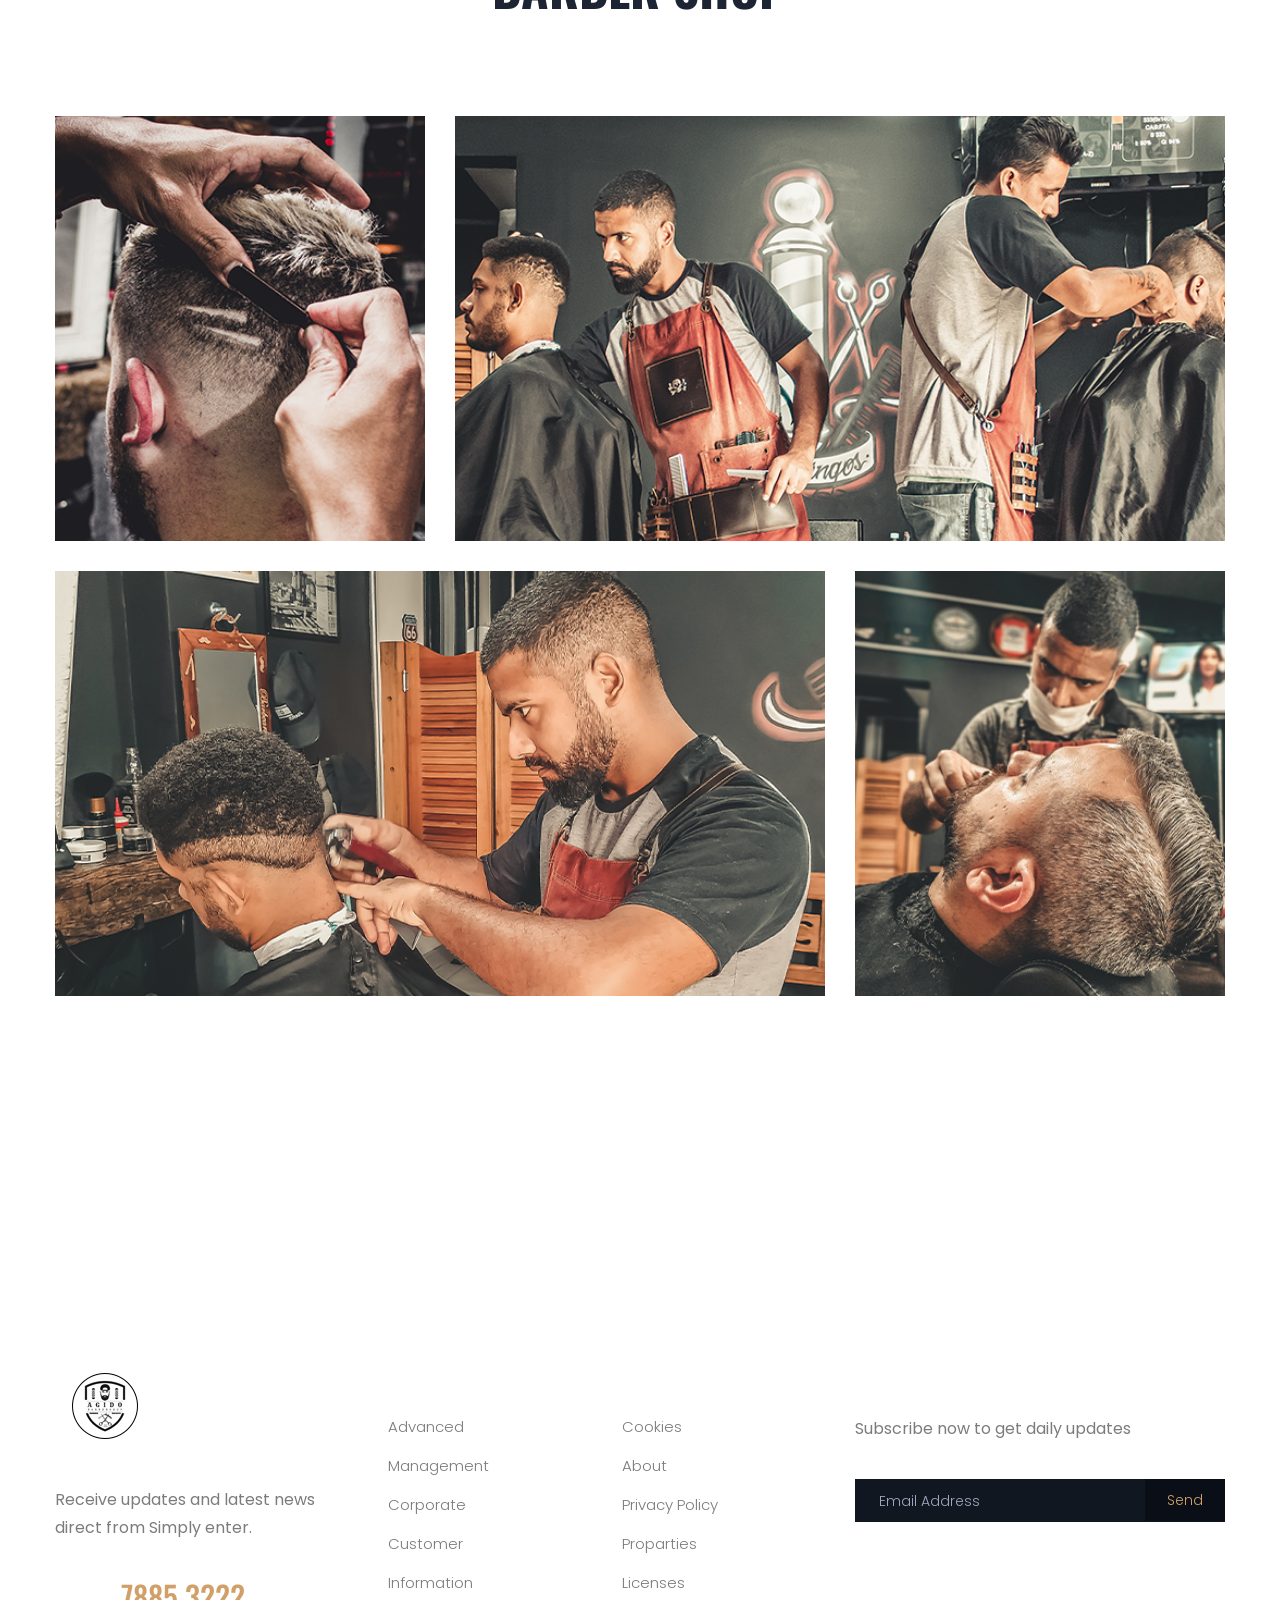
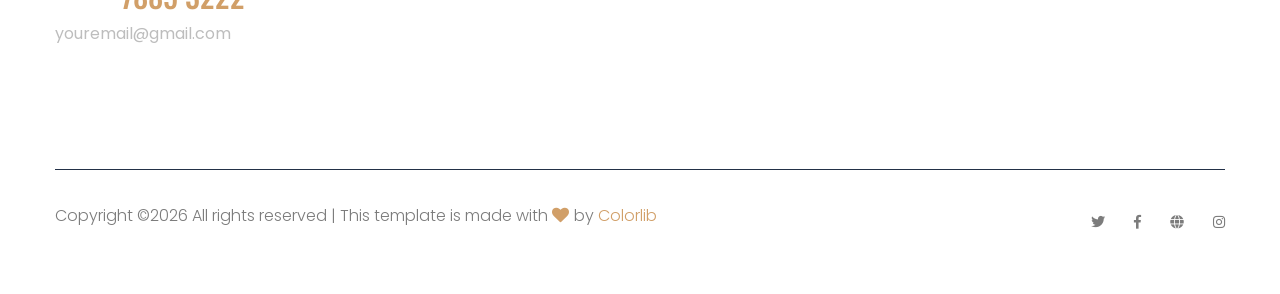
<file: about.html>
<!doctype html>
<html class="no-js" lang="zxx">
<head>
    <meta charset="utf-8">
    <meta http-equiv="x-ua-compatible" content="ie=edge">
    <title> Barber HTML-5 Template </title>
    <meta name="description" content="">
    <meta name="viewport" content="width=device-width, initial-scale=1">
    <link rel="manifest" href="site.webmanifest">
    <link rel="shortcut icon" type="image/x-icon" href="assets/img/favicon2.ico">

	<!-- CSS here -->
	<link rel="stylesheet" href="assets/css/bootstrap.min.css">
	<link rel="stylesheet" href="assets/css/owl.carousel.min.css">
	<link rel="stylesheet" href="assets/css/slicknav.css">
    <link rel="stylesheet" href="assets/css/flaticon.css">
    <link rel="stylesheet" href="assets/css/gijgo.css">
    <link rel="stylesheet" href="assets/css/animate.min.css">
    <link rel="stylesheet" href="assets/css/animated-headline.css">
	<link rel="stylesheet" href="assets/css/magnific-popup.css">
	<link rel="stylesheet" href="assets/css/fontawesome-all.min.css">
	<link rel="stylesheet" href="assets/css/themify-icons.css">
	<link rel="stylesheet" href="assets/css/slick.css">
	<link rel="stylesheet" href="assets/css/nice-select.css">
	<link rel="stylesheet" href="assets/css/style.css">
</head>
<body>
    <!-- ? Preloader Start -->
    <div id="preloader-active">
        <div class="preloader d-flex align-items-center justify-content-center">
            <div class="preloader-inner position-relative">
                <div class="preloader-circle"></div>
                <div class="preloader-img pere-text">
                    <img src="assets/img/logo/loder.png" alt="">
                </div>
            </div>
        </div>
    </div>
    <!-- Preloader Start -->
    <header>
        <!--? Header Start -->
        <div class="header-area header-transparent">
            <div class="main-header header-sticky">
                <div class="container-fluid">
                    <div class="row align-items-center">
                        <!-- Logo -->
                        <div class="col-xl-2 col-lg-2 col-md-1">
                            <div class="logo">
                                <a href="index.html"><img src="assets/img/logo/logo.png" alt=""></a>
                            </div>
                        </div>
                        <div class="col-xl-10 col-lg-10 col-md-10">
                            <div class="menu-main d-flex align-items-center justify-content-end">
                                <!-- Main-menu -->
                                <div class="main-menu f-right d-none d-lg-block">
                                    <nav>
                                        <ul id="navigation">
                                            <li><a href="index.html">Home</a></li>
                                            <li class="active"><a href="about.html">About</a></li>
                                            <li><a href="services.html">Services</a></li>
                                            <li><a href="portfolio.html">Portfolio</a></li>
                                            <li><a href="blog.html">Blog</a>
                                                <ul class="submenu">
                                                    <li><a href="blog.html">Blog</a></li>
                                                    <li><a href="blog_details.html">Blog Details</a></li>
                                                    <li><a href="elements.html">Element</a></li>
                                                </ul>
                                            </li>
                                            <li><a href="contact.html">Contact</a></li>
                                        </ul>
                                    </nav>
                                </div>
                                <div class="header-right-btn f-right d-none d-lg-block ml-30">
                                    <a href="from.html" class="btn header-btn">became a member</a>
                                </div>
                            </div>
                        </div>   
                        <!-- Mobile Menu -->
                        <div class="col-12">
                            <div class="mobile_menu d-block d-lg-none"></div>
                        </div>
                    </div>
                </div>
            </div>
        </div>
        <!-- Header End -->
    </header>
    <main>
        <!--? Hero Start -->
        <div class="slider-area2">
            <div class="slider-height2 d-flex align-items-center">
                <div class="container">
                    <div class="row">
                        <div class="col-xl-12">
                            <div class="hero-cap hero-cap2 pt-70 text-center">
                                <h2>About US</h2>
                            </div>
                        </div>
                    </div>
                </div>
            </div>
        </div>
        <!-- Hero End -->
        <!--? About Area Start -->
        <section class="about-area section-padding30 position-relative">
            <div class="container">
                <div class="row align-items-center">
                    <div class="col-lg-6 col-md-11">
                        <!-- about-img -->
                        <div class="about-img ">
                            <img src="assets/img/gallery/about.png" alt="">
                        </div>
                    </div>
                    <div class="col-lg-6 col-md-12">
                        <div class="about-caption">
                            <!-- Section Tittle -->
                            <div class="section-tittle section-tittle3 mb-35">
                                <span>About Our company</span>
                                <h2>52 Years Of Experience In Hair cut!</h2>
                            </div>
                            <p class="mb-30 pera-bottom">Brook presents your services with flexible, convenient and cdpoe layouts. You can select your favorite layouts & elements for cular ts with unlimited ustomization possibilities. Pixel-perfreplication of the designers is intended.</p>
                            <p class="pera-top mb-50">Brook presents your services with flexible, convefnient and ent anipurpose layouts. You can select your favorite.</p>
                            <img src="assets/img/gallery/signature2.png" alt="">
                        </div>
                    </div>
                </div>
            </div>
            <!-- About Shape -->
            <div class="about-shape">
                <img src="assets/img/gallery/about-shape.png" alt="">
            </div>
        </section>
        <!-- About-2 Area End -->
        <!--? Services Area Start -->
        <section class="service-area pb-170">
            <div class="container">
                <!-- Section Tittle -->
                <div class="row d-flex justify-content-center">
                    <div class="col-xl-7 col-lg-8 col-md-11 col-sm-11">
                        <div class="section-tittle text-center mb-90">
                            <span>Professional Services</span>
                            <h2>Our Best services that  we offering to you</h2>
                        </div>
                    </div>
                </div>
                <!-- Section caption -->
                <div class="row">
                    <div class="col-xl-4 col-lg-4 col-md-6">
                        <div class="services-caption text-center mb-30">
                            <div class="service-icon">
                                <i class="flaticon-healthcare-and-medical"></i>
                            </div> 
                            <div class="service-cap">
                                <h4><a href="#">Stylish Hair Cut</a></h4>
                                <p>Sorem spsum dolor sit amsectetur adipisclit, seddo eiusmod tempor incididunt ut laborea.</p>
                            </div>
                        </div>
                    </div>
                    <div class="col-xl-4 col-lg-4 col-md-6">
                        <div class="services-caption active text-center mb-30">
                            <div class="service-icon">
                                <i class="flaticon-healthcare-and-medical"></i>
                            </div> 
                            <div class="service-cap">
                                <h4><a href="#">Body Massege</a></h4>
                                <p>Sorem spsum dolor sit amsectetur adipisclit, seddo eiusmod tempor incididunt ut laborea.</p>
                            </div>
                        </div>
                    </div> 
                    <div class="col-xl-4 col-lg-4 col-md-6">
                        <div class="services-caption text-center mb-30">
                            <div class="service-icon">
                                <i class="flaticon-healthcare-and-medical"></i>
                            </div> 
                            <div class="service-cap">
                                <h4><a href="#">Breard Style</a></h4>
                                <p>Sorem spsum dolor sit amsectetur adipisclit, seddo eiusmod tempor incididunt ut laborea.</p>
                            </div>
                        </div>
                    </div>
                </div>
            </div>
        </section>
        <!-- Services Area End -->
        <!--? Team Start -->
        <div class="team-area pb-180">
            <div class="container">
                <!-- Section Tittle -->
                <div class="row justify-content-center">
                    <div class="col-xl-8 col-lg-8 col-md-11 col-sm-11">
                        <div class="section-tittle text-center mb-100">
                            <span>Professional Teams</span>
                            <h2>Our award winner hair cut exparts for you</h2>
                        </div>
                    </div>
                </div>
                <div class="row team-active dot-style">
                    <!-- single Tem -->
                    <div class="col-xl-4 col-lg-4 col-md-6 col-sm-">
                        <div class="single-team mb-80 text-center">
                            <div class="team-img">
                                <img src="assets/img/gallery/team1.png" alt="">
                            </div>
                            <div class="team-caption">
                                <span>Master Barber</span>
                                <h3><a href="#">Guy C. Pulido bks</a></h3>
                            </div>
                        </div>
                    </div>
                    <div class="col-xl-4 col-lg-4 col-md-6 col-sm-">
                        <div class="single-team mb-80 text-center">
                            <div class="team-img">
                                <img src="assets/img/gallery/team2.png" alt="">
                            </div>
                            <div class="team-caption">
                                <span>Color Expart</span>
                                <h3><a href="#">Steve L. Nolan</a></h3>
                            </div>
                        </div>
                    </div>
                    <div class="col-xl-4 col-lg-4 col-md-6 col-sm-">
                        <div class="single-team mb-80 text-center">
                            <div class="team-img">
                                <img src="assets/img/gallery/team3.png" alt="">
                            </div>
                            <div class="team-caption">
                                <span>Master Barber</span>
                                <h3><a href="#">Edgar P. Mathis</a></h3>
                            </div>
                        </div>
                    </div>
                    <div class="col-xl-4 col-lg-4 col-md-6 col-sm-">
                        <div class="single-team mb-80 text-center">
                            <div class="team-img">
                                <img src="assets/img/gallery/team2.png" alt="">
                            </div>
                            <div class="team-caption">
                                <span>Master Barber</span>
                                <h3><a href="#">Edgar P. Mathis</a></h3>
                            </div>
                        </div>
                    </div>
                </div>
            </div>
        </div>
        <!-- Team End -->
        <!-- Best Pricing Area Start -->
        <div class="best-pricing section-padding2 position-relative">
            <div class="container">
                <div class="row justify-content-end">
                    <div class="col-xl-7 col-lg-7">
                        <div class="section-tittle mb-50">
                            <span>Our Best Pricing</span>
                            <h2>We provide best price<br> in the city!</h2>
                        </div>
                        <!-- Pricing  -->
                        <div class="row">
                            <div class="col-lg-6 col-md-6 col-sm-6">
                                <div class="pricing-list">
                                    <ul>
                                        <li>Styling. . . . . . . . . . . . . . . . . . . . . . . . . . . . <span>$25</span></li>
                                        <li>Styling + Color. . . . . . . . . . . . . . . . . . . <span>$65</span></li>
                                        <li>Styling + Tint. . . . . . . . . . . . . . . . . . . . . .<span>$65</span></li>
                                        <li>  Semi-permanent wave. . . . . . . . . . . . .<span>$65</span></li>
                                        <li> Cut + Styling. . . . . . . . . . . . . . . . . . . . . .<span>$63</span></li>
                                        <li> Cut + Styling + Color. . . . . . . . . . . . . <span>$100</span></li>
                                        <li> Cut + Styling + Tint. . . . . . . . . . . . . . . .<span>$100</span></li>
                                    </ul>
                                </div>
                            </div>
                            <div class="col-lg-6 col-md-6 col-sm-6">
                                <div class="pricing-list">
                                    <ul>
                                        <li>Cut. . . . . . . . . . . . . . . . . . . . . . . . . . . . .<span>$25</span></li>
                                        <li>Shave. . . . . . . . . . . . . . . . . . . . . . . . . . <span>$65</span></li>
                                        <li>Beard trim. . . . . . . . . . . . . . . . . . . . . .  <span>$65</span></li>
                                        <li>Cut + beard trim. . . . . . . . . . . . . . . . .  <span>$65</span></li>
                                        <li>Cut + shave. . . . . . . . . . . . . . . . . . . . . . .<span>$63</span></li>
                                        <li>Clean up. . . . . . . . . . . . . . . . . . . . . . . . .<span>$100</span></li>
                                    </ul>
                                </div>
                            </div>
                        </div>
                    </div>
                </div>
            </div>
            <!-- pricing img -->
            <div class="pricing-img">
                <img class="pricing-img1" src="assets/img/gallery/pricing1.png" alt="">
                <img class="pricing-img2" src="assets/img/gallery/pricing2.png" alt="">
            </div>
        </div>
        <!-- Best Pricing Area End -->
        <!--? Gallery Area Start -->
        <div class="gallery-area section-padding30">
            <div class="container">
                <!-- Section Tittle -->
                <div class="row justify-content-center">
                    <div class="col-xl-6 col-lg-7 col-md-9 col-sm-10">
                        <div class="section-tittle text-center mb-100">
                            <span>our image gellary</span>
                            <h2>some images from our barber shop</h2>
                        </div>
                    </div>
                </div>
                <div class="row">
                    <div class="col-lg-4 col-md-6 col-sm-6">
                        <div class="box snake mb-30">
                            <div class="gallery-img " style="background-image: url(assets/img/gallery/gallery1.png);"></div>
                            <div class="overlay"></div>
                        </div>
                    </div>
                    <div class="col-lg-8 col-md-6 col-sm-6">
                        <div class="box snake mb-30">
                            <div class="gallery-img " style="background-image: url(assets/img/gallery/gallery2.png);"></div>
                            <div class="overlay"></div>
                        </div>
                    </div>
                    <div class="col-lg-8 col-md-6 col-sm-6">
                        <div class="box snake mb-30">
                            <div class="gallery-img " style="background-image: url(assets/img/gallery/gallery3.png);"></div>
                            <div class="overlay"></div>
                        </div>
                    </div>
                    <div class="col-lg-4 col-md-6 col-sm-6">
                        <div class="box snake mb-30">
                            <div class="gallery-img " style="background-image: url(assets/img/gallery/gallery4.png);"></div>
                            <div class="overlay"></div>
                        </div>
                    </div>
                </div>
            </div>
        </div>
        <!-- Gallery Area End -->


    </main>
    <footer>
        <!--? Footer Start-->
        <div class="footer-area section-bg" data-background="assets/img/gallery/footer_bg.png">
            <div class="container">
                <div class="footer-top footer-padding">
                    <div class="row d-flex justify-content-between">
                        <div class="col-xl-3 col-lg-4 col-md-5 col-sm-8">
                            <div class="single-footer-caption mb-50">
                                <!-- logo -->
                                <div class="footer-logo">
                                    <a href="index.html"><img src="assets/img/logo/logo2_footer.png" alt=""></a>
                                </div>
                                <div class="footer-tittle">
                                    <div class="footer-pera">
                                        <p class="info1">Receive updates and latest news direct from Simply enter.</p>
                                    </div>
                                </div>
                                <div class="footer-number">
                                    <h4><span>+564 </span>7885 3222</h4>
                                    <p>youremail@gmail.com</p>
                                </div>
                            </div>
                        </div>
                        <div class="col-xl-2 col-lg-2 col-md-3 col-sm-5">
                            <div class="single-footer-caption mb-50">
                                <div class="footer-tittle">
                                    <h4>Location </h4>
                                    <ul>
                                        <li><a href="#">Advanced</a></li>
                                        <li><a href="#"> Management</a></li>
                                        <li><a href="#">Corporate</a></li>
                                        <li><a href="#">Customer</a></li>
                                        <li><a href="#">Information</a></li>
                                    </ul>
                                </div>
                            </div>
                        </div>
                        <div class="col-xl-2 col-lg-2 col-md-3 col-sm-5">
                            <div class="single-footer-caption mb-50">
                                <div class="footer-tittle">
                                    <h4>Explore</h4>
                                    <ul>
                                        <li><a href="#">Cookies</a></li>
                                        <li><a href="#">About</a></li>
                                        <li><a href="#">Privacy Policy</a></li>
                                        <li><a href="#">Proparties</a></li>
                                        <li><a href="#">Licenses</a></li>
                                    </ul>
                                </div>
                            </div>
                        </div>
                        <div class="col-xl-4 col-lg-4 col-md-6 col-sm-8">
                            <div class="single-footer-caption mb-50">
                                <div class="footer-tittle">
                                    <h4>Location</h4>
                                    <div class="footer-pera">
                                        <p class="info1">Subscribe now to get daily updates</p>
                                    </div>
                                </div>
                                <!-- Form -->
                                <div class="footer-form">
                                    <div id="mc_embed_signup">
                                        <form target="_blank" action="https://spondonit.us12.list-manage.com/subscribe/post?u=1462626880ade1ac87bd9c93a&amp;id=92a4423d01" method="get" class="subscribe_form relative mail_part" novalidate="true">
                                            <input type="email" name="EMAIL" id="newsletter-form-email" placeholder=" Email Address " class="placeholder hide-on-focus" onfocus="this.placeholder = ''" onblur="this.placeholder = 'Your email address'">
                                            <div class="form-icon">
                                                <button type="submit" name="submit" id="newsletter-submit" class="email_icon newsletter-submit button-contactForm">Send</button>
                                            </div>
                                            <div class="mt-10 info"></div>
                                        </form>
                                    </div>
                                </div>
                            </div>
                        </div>
                    </div>
                </div>
                <div class="footer-bottom">
                    <div class="row d-flex justify-content-between align-items-center">
                        <div class="col-xl-9 col-lg-8">
                            <div class="footer-copy-right">
                                <p><!-- Link back to Colorlib can't be removed. Template is licensed under CC BY 3.0. -->
  Copyright &copy;<script>document.write(new Date().getFullYear());</script> All rights reserved | This template is made with <i class="fa fa-heart" aria-hidden="true"></i> by <a href="https://colorlib.com" target="_blank">Colorlib</a>
  <!-- Link back to Colorlib can't be removed. Template is licensed under CC BY 3.0. --></p>
                            </div>
                        </div>
                        <div class="col-xl-3 col-lg-4">
                            <!-- Footer Social -->
                            <div class="footer-social f-right">
                                <a href="#"><i class="fab fa-twitter"></i></a>
                                <a href="https://www.facebook.com/sai4ull"><i class="fab fa-facebook-f"></i></a>
                                <a href="#"><i class="fas fa-globe"></i></a>
                                <a href="#"><i class="fab fa-instagram"></i></a>
                            </div>
                        </div>
                    </div>
                </div>
            </div>
        </div>
        <!-- Footer End-->
    </footer>
    <!-- Scroll Up -->
    <div id="back-top" >
        <a title="Go to Top" href="#"> <i class="fas fa-level-up-alt"></i></a>
    </div>

    <!-- JS here -->

    <script src="./assets/js/vendor/modernizr-3.5.0.min.js"></script>
    <!-- Jquery, Popper, Bootstrap -->
    <script src="./assets/js/vendor/jquery-1.12.4.min.js"></script>
    <script src="./assets/js/popper.min.js"></script>
    <script src="./assets/js/bootstrap.min.js"></script>
    <!-- Jquery Mobile Menu -->
    <script src="./assets/js/jquery.slicknav.min.js"></script>

    <!-- Jquery Slick , Owl-Carousel Plugins -->
    <script src="./assets/js/owl.carousel.min.js"></script>
    <script src="./assets/js/slick.min.js"></script>
    <!-- One Page, Animated-HeadLin -->
    <script src="./assets/js/wow.min.js"></script>
    <script src="./assets/js/animated.headline.js"></script>
    <script src="./assets/js/jquery.magnific-popup.js"></script>

    <!-- Date Picker -->
    <script src="./assets/js/gijgo.min.js"></script>
    <!-- Nice-select, sticky -->
    <script src="./assets/js/jquery.nice-select.min.js"></script>
    <script src="./assets/js/jquery.sticky.js"></script>
    
    <!-- counter , waypoint,Hover Direction -->
    <script src="./assets/js/jquery.counterup.min.js"></script>
    <script src="./assets/js/waypoints.min.js"></script>
    <script src="./assets/js/jquery.countdown.min.js"></script>
    <script src="./assets/js/hover-direction-snake.min.js"></script>

    <!-- contact js -->
    <script src="./assets/js/contact.js"></script>
    <script src="./assets/js/jquery.form.js"></script>
    <script src="./assets/js/jquery.validate.min.js"></script>
    <script src="./assets/js/mail-script.js"></script>
    <script src="./assets/js/jquery.ajaxchimp.min.js"></script>
    
    <!-- Jquery Plugins, main Jquery -->	
    <script src="./assets/js/plugins.js"></script>
    <script src="./assets/js/main.js"></script>
    
    </body>
</html>
</file>
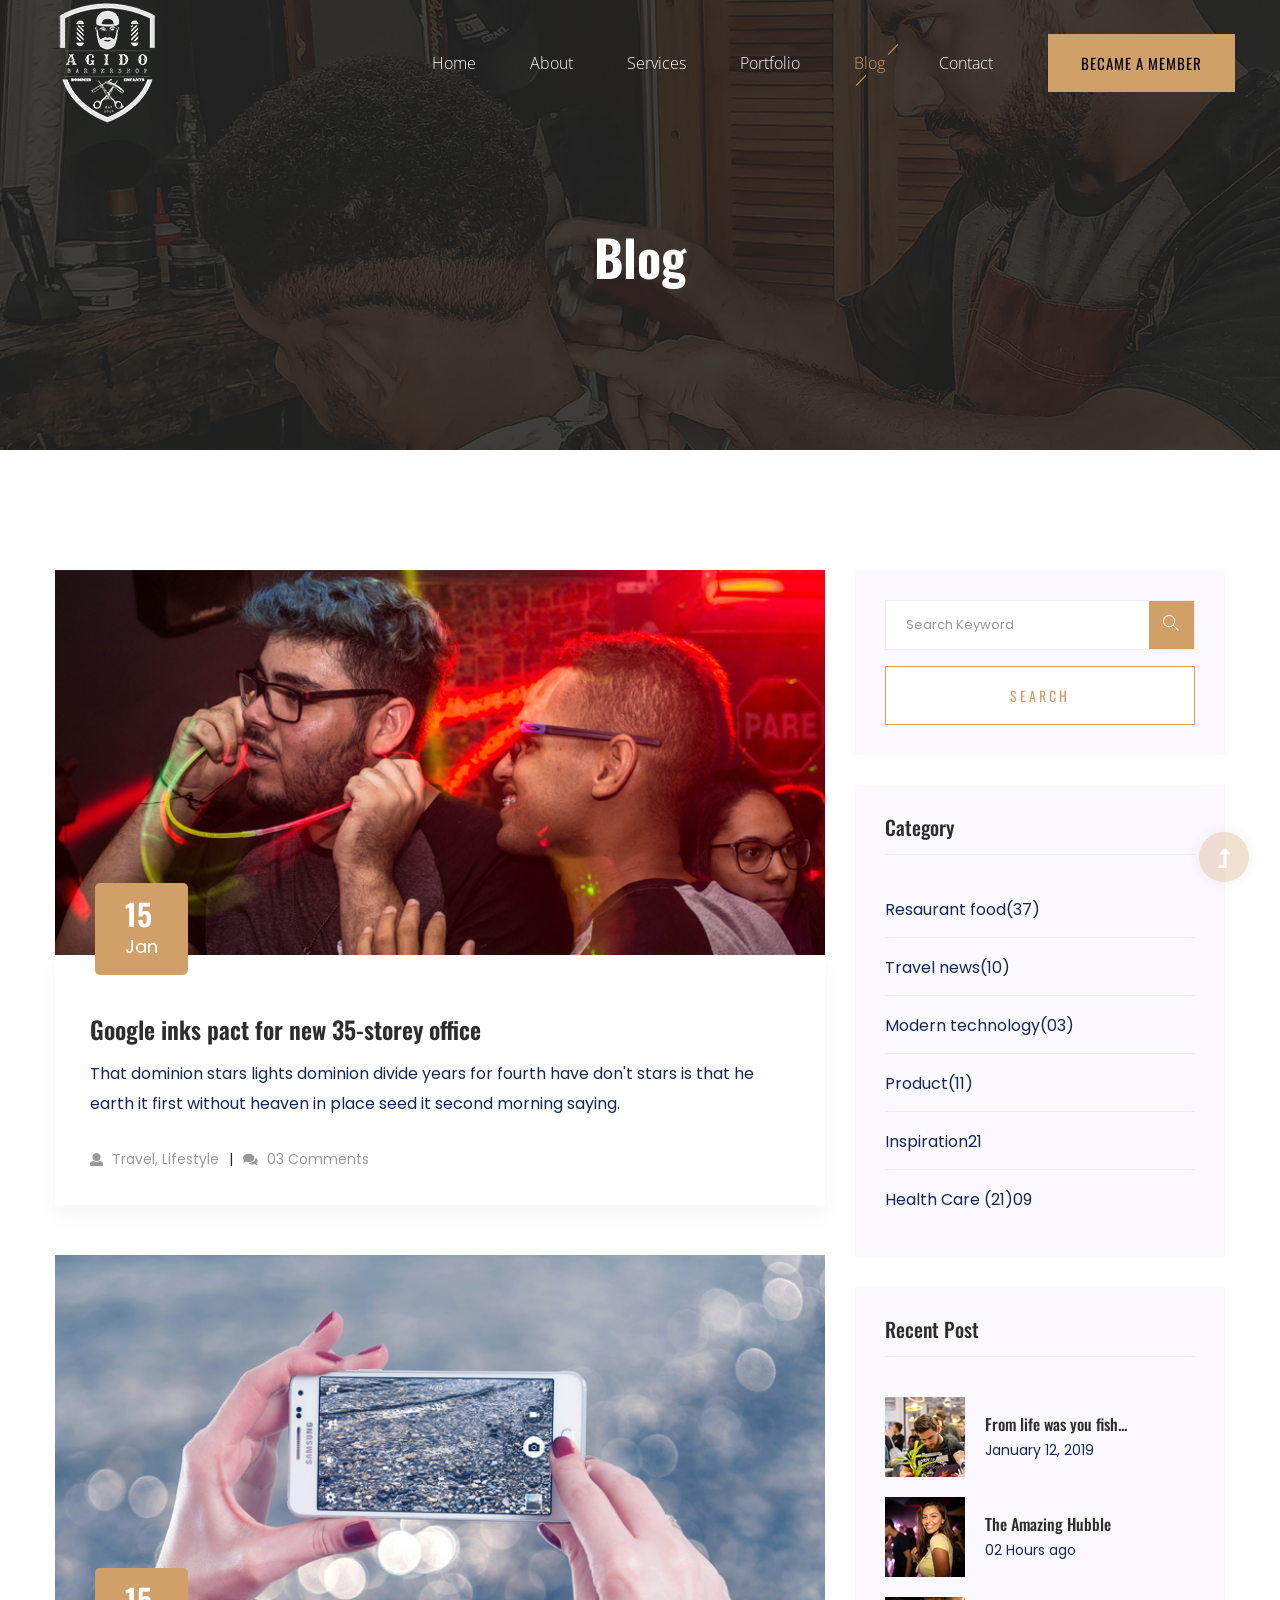
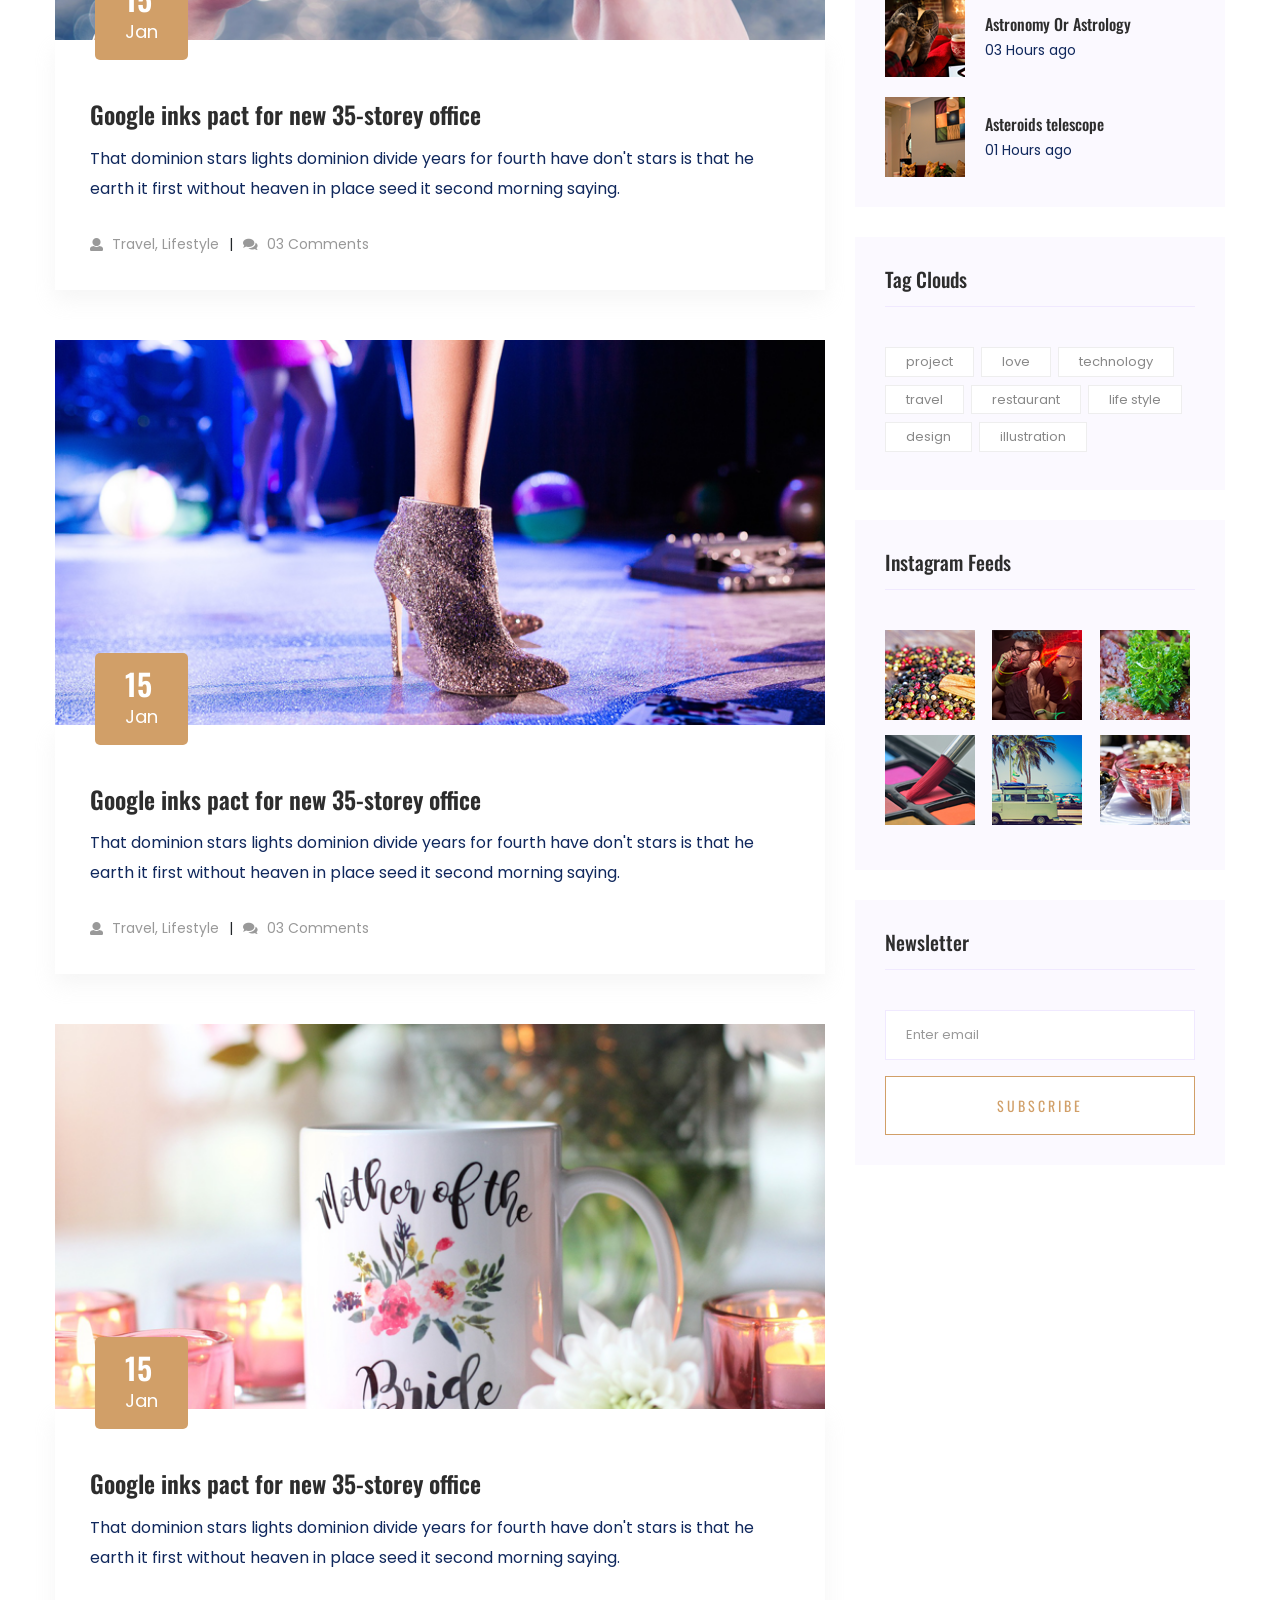
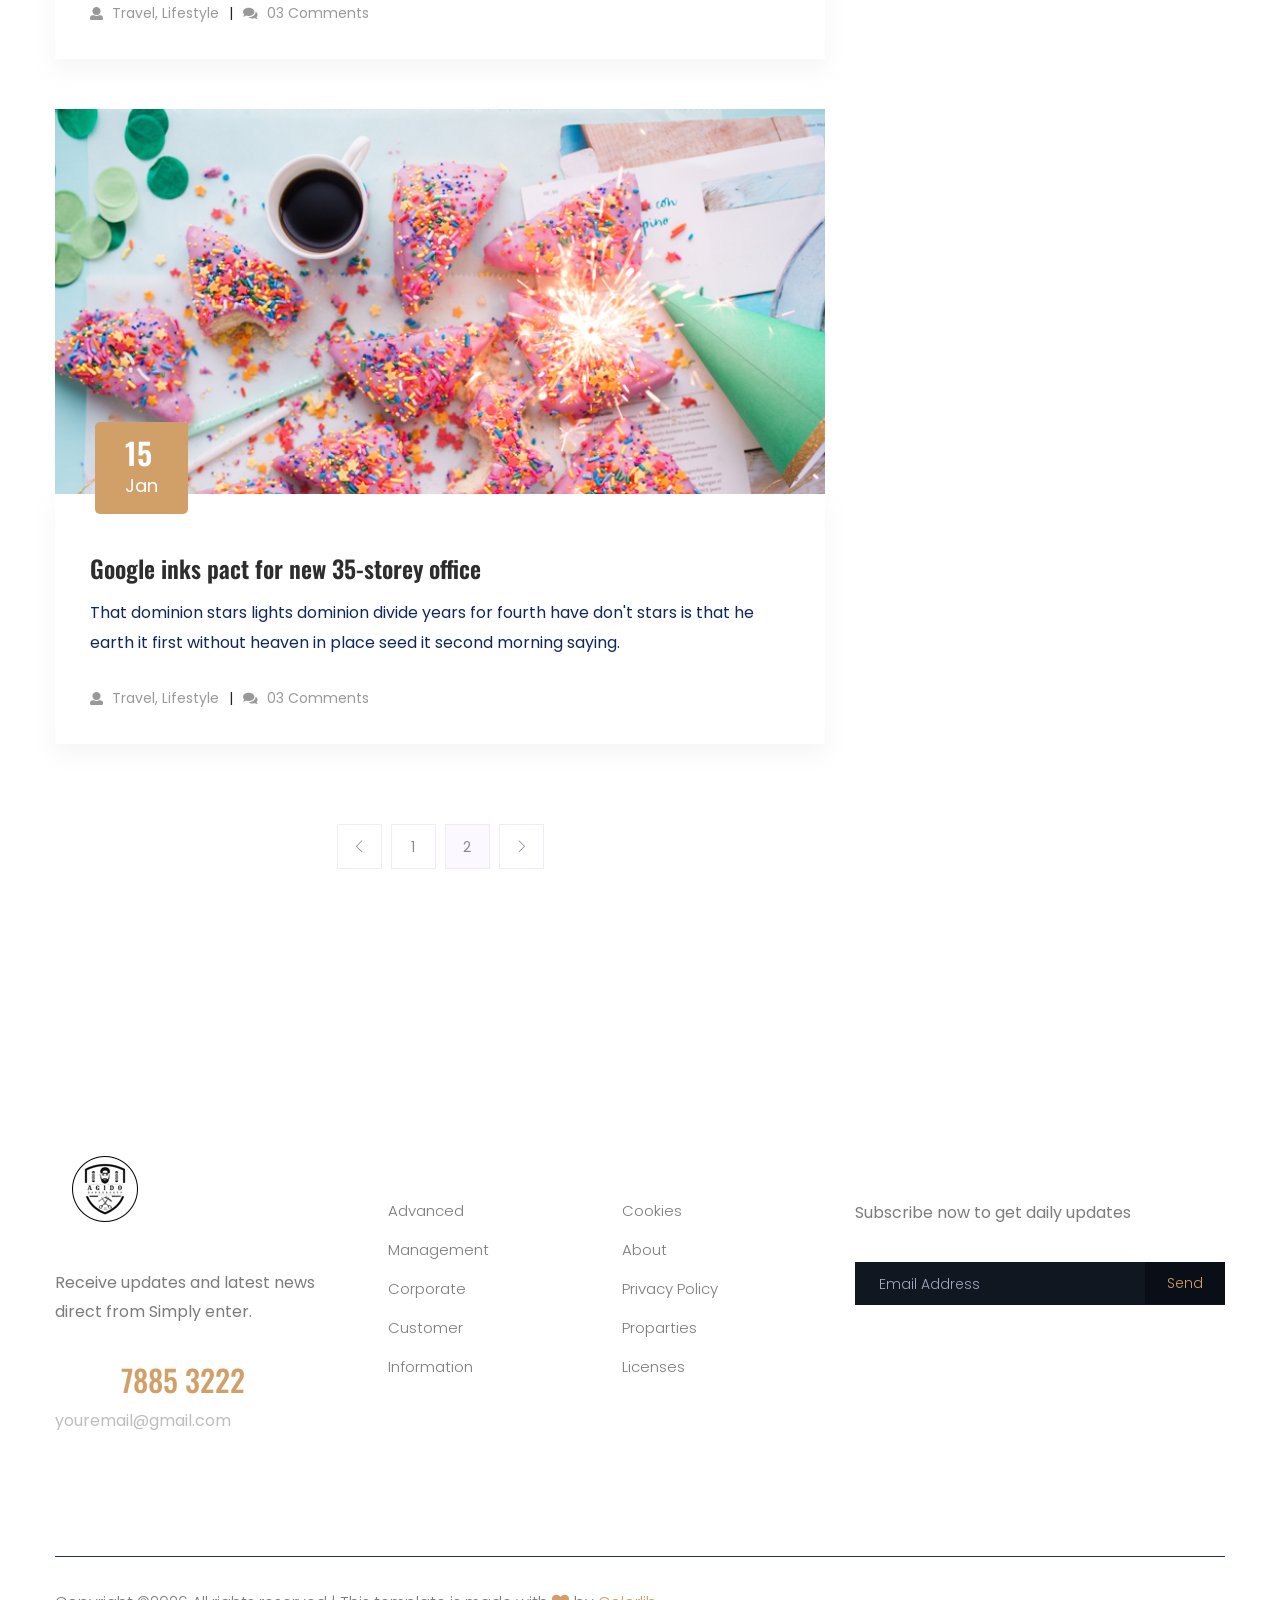
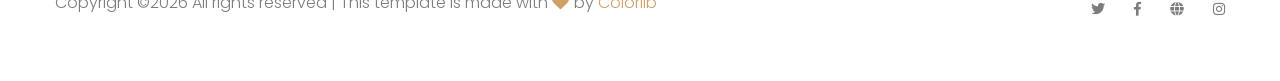
<file: blog.html>
<!doctype html>
<html class="no-js" lang="zxx">
<head>
    <meta charset="utf-8">
    <meta http-equiv="x-ua-compatible" content="ie=edge">
    <title> Barber HTML-5 Template </title>
    <meta name="description" content="">
    <meta name="viewport" content="width=device-width, initial-scale=1">
    <link rel="shortcut icon" type="image/x-icon" href="assets/img/favicon2.ico">

    <!-- CSS here -->
    <link rel="stylesheet" href="assets/css/bootstrap.min.css">
    <link rel="stylesheet" href="assets/css/owl.carousel.min.css">
    <link rel="stylesheet" href="assets/css/slicknav.css">
    <link rel="stylesheet" href="assets/css/animate.min.css">
    <link rel="stylesheet" href="assets/css/magnific-popup.css">
    <link rel="stylesheet" href="assets/css/fontawesome-all.min.css">
    <link rel="stylesheet" href="assets/css/themify-icons.css">
    <link rel="stylesheet" href="assets/css/themify-icons.css">
    <link rel="stylesheet" href="assets/css/slick.css">
    <link rel="stylesheet" href="assets/css/nice-select.css">
    <link rel="stylesheet" href="assets/css/style.css">
    <link rel="stylesheet" href="assets/css/responsive.css">
</head>
<body>
    <!--? Preloader Start -->
    <div id="preloader-active">
        <div class="preloader d-flex align-items-center justify-content-center">
            <div class="preloader-inner position-relative">
                <div class="preloader-circle"></div>
                <div class="preloader-img pere-text">
                    <img src="assets/img/logo/loder.png" alt="">
                </div>
            </div>
        </div>
    </div>
    <!-- Preloader Start -->
    <header>
        <!--? Header Start -->
        <div class="header-area header-transparent">
            <div class="main-header header-sticky">
                <div class="container-fluid">
                    <div class="row align-items-center">
                        <!-- Logo -->
                        <div class="col-xl-2 col-lg-2 col-md-1">
                            <div class="logo">
                                <a href="index.html"><img src="assets/img/logo/logo.png" alt=""></a>
                            </div>
                        </div>
                        <div class="col-xl-10 col-lg-10 col-md-10">
                            <div class="menu-main d-flex align-items-center justify-content-end">
                                <!-- Main-menu -->
                                <div class="main-menu f-right d-none d-lg-block">
                                    <nav>
                                        <ul id="navigation">
                                            <li><a href="index.html">Home</a></li>
                                            <li><a href="about.html">About</a></li>
                                            <li><a href="services.html">Services</a></li>
                                            <li><a href="portfolio.html">Portfolio</a></li>
                                            <li class="active"><a href="blog.html">Blog</a>
                                                <ul class="submenu">
                                                    <li><a href="blog.html">Blog</a></li>
                                                    <li><a href="blog_details.html">Blog Details</a></li>
                                      
                                                    <li><a href="elements.html">Element</a></li>
                                                </ul>
                                            </li>
                                            <li><a href="contact.html">Contact</a></li>
                                        </ul>
                                    </nav>
                                </div>
                                <div class="header-right-btn f-right d-none d-lg-block ml-30">
                                    <a href="from.html" class="btn header-btn">became a member</a>
                                </div>
                            </div>
                        </div>   
                        <!-- Mobile Menu -->
                        <div class="col-12">
                            <div class="mobile_menu d-block d-lg-none"></div>
                        </div>
                    </div>
                </div>
            </div>
        </div>
        <!-- Header End -->
    </header>
    <main>
        <!--? Hero Start -->
        <div class="slider-area2">
            <div class="slider-height2 d-flex align-items-center">
                <div class="container">
                    <div class="row">
                        <div class="col-xl-12">
                            <div class="hero-cap hero-cap2 pt-70 text-center">
                                <h2>Blog</h2>
                            </div>
                        </div>
                    </div>
                </div>
            </div>
        </div>
        <!-- Hero End -->
        <!--? Blog Area Start-->
        <section class="blog_area section-padding">
            <div class="container">
                <div class="row">
                    <div class="col-lg-8 mb-5 mb-lg-0">
                        <div class="blog_left_sidebar">
                            <article class="blog_item">
                                <div class="blog_item_img">
                                    <img class="card-img rounded-0" src="assets/img/blog/single_blog_1.png" alt="">
                                    <a href="#" class="blog_item_date">
                                        <h3>15</h3>
                                        <p>Jan</p>
                                    </a>
                                </div>
                                <div class="blog_details">
                                    <a class="d-inline-block" href="blog_details.html">
                                        <h2 class="blog-head" style="color: #2d2d2d;">Google inks pact for new 35-storey office</h2>
                                    </a>
                                    <p>That dominion stars lights dominion divide years for fourth have don't stars is that
                                        he earth it first without heaven in place seed it second morning saying.</p>
                                    <ul class="blog-info-link">
                                        <li><a href="#"><i class="fa fa-user"></i> Travel, Lifestyle</a></li>
                                        <li><a href="#"><i class="fa fa-comments"></i> 03 Comments</a></li>
                                    </ul>
                                </div>
                            </article>
                            <article class="blog_item">
                                <div class="blog_item_img">
                                    <img class="card-img rounded-0" src="assets/img/blog/single_blog_2.png" alt="">
                                    <a href="#" class="blog_item_date">
                                        <h3>15</h3>
                                        <p>Jan</p>
                                    </a>
                                </div>
                                <div class="blog_details">
                                    <a class="d-inline-block" href="blog_details.html">
                                        <h2 class="blog-head" style="color: #2d2d2d;">Google inks pact for new 35-storey office</h2>
                                    </a>
                                    <p>That dominion stars lights dominion divide years for fourth have don't stars is that
                                        he earth it first without heaven in place seed it second morning saying.</p>
                                    <ul class="blog-info-link">
                                        <li><a href="#"><i class="fa fa-user"></i> Travel, Lifestyle</a></li>
                                        <li><a href="#"><i class="fa fa-comments"></i> 03 Comments</a></li>
                                    </ul>
                                </div>
                            </article>
                            <article class="blog_item">
                                <div class="blog_item_img">
                                    <img class="card-img rounded-0" src="assets/img/blog/single_blog_3.png" alt="">
                                    <a href="#" class="blog_item_date">
                                        <h3>15</h3>
                                        <p>Jan</p>
                                    </a>
                                </div>
                                <div class="blog_details">
                                    <a class="d-inline-block" href="blog_details.html">
                                        <h2 class="blog-head" style="color: #2d2d2d;">Google inks pact for new 35-storey office</h2>
                                    </a>
                                    <p>That dominion stars lights dominion divide years for fourth have don't stars is that
                                        he earth it first without heaven in place seed it second morning saying.</p>
                                    <ul class="blog-info-link">
                                        <li><a href="#"><i class="fa fa-user"></i> Travel, Lifestyle</a></li>
                                        <li><a href="#"><i class="fa fa-comments"></i> 03 Comments</a></li>
                                    </ul>
                                </div>
                            </article>
                            <article class="blog_item">
                                <div class="blog_item_img">
                                    <img class="card-img rounded-0" src="assets/img/blog/single_blog_4.png" alt="">
                                    <a href="#" class="blog_item_date">
                                        <h3>15</h3>
                                        <p>Jan</p>
                                    </a>
                                </div>
                                <div class="blog_details">
                                    <a class="d-inline-block" href="blog_details.html">
                                        <h2 class="blog-head" style="color: #2d2d2d;">Google inks pact for new 35-storey office</h2>
                                    </a>
                                    <p>That dominion stars lights dominion divide years for fourth have don't stars is that
                                        he earth it first without heaven in place seed it second morning saying.</p>
                                    <ul class="blog-info-link">
                                        <li><a href="#"><i class="fa fa-user"></i> Travel, Lifestyle</a></li>
                                        <li><a href="#"><i class="fa fa-comments"></i> 03 Comments</a></li>
                                    </ul>
                                </div>
                            </article>
                            <article class="blog_item">
                                <div class="blog_item_img">
                                    <img class="card-img rounded-0" src="assets/img/blog/single_blog_5.png" alt="">
                                    <a href="#" class="blog_item_date">
                                        <h3>15</h3>
                                        <p>Jan</p>
                                    </a>
                                </div>
                                <div class="blog_details">
                                    <a class="d-inline-block" href="blog_details.html">
                                        <h2 class="blog-head" style="color: #2d2d2d;">Google inks pact for new 35-storey office</h2>
                                    </a>
                                    <p>That dominion stars lights dominion divide years for fourth have don't stars is that
                                        he earth it first without heaven in place seed it second morning saying.</p>
                                    <ul class="blog-info-link">
                                        <li><a href="#"><i class="fa fa-user"></i> Travel, Lifestyle</a></li>
                                        <li><a href="#"><i class="fa fa-comments"></i> 03 Comments</a></li>
                                    </ul>
                                </div>
                            </article>
                            <nav class="blog-pagination justify-content-center d-flex">
                                <ul class="pagination">
                                    <li class="page-item">
                                        <a href="#" class="page-link" aria-label="Previous">
                                            <i class="ti-angle-left"></i>
                                        </a>
                                    </li>
                                    <li class="page-item">
                                        <a href="#" class="page-link">1</a>
                                    </li>
                                    <li class="page-item active">
                                        <a href="#" class="page-link">2</a>
                                    </li>
                                    <li class="page-item">
                                        <a href="#" class="page-link" aria-label="Next">
                                            <i class="ti-angle-right"></i>
                                        </a>
                                    </li>
                                </ul>
                            </nav>
                        </div>
                    </div>
                    <div class="col-lg-4">
                        <div class="blog_right_sidebar">
                            <aside class="single_sidebar_widget search_widget">
                                <form action="#">
                                    <div class="form-group">
                                        <div class="input-group mb-3">
                                            <input type="text" class="form-control" placeholder='Search Keyword'
                                                onfocus="this.placeholder = ''"
                                                onblur="this.placeholder = 'Search Keyword'">
                                            <div class="input-group-append">
                                                <button class="btns" type="button"><i class="ti-search"></i></button>
                                            </div>
                                        </div>
                                    </div>
                                    <button class="button rounded-0 primary-bg text-white w-100 btn_1 boxed-btn"
                                        type="submit">Search</button>
                                </form>
                            </aside>
                            <aside class="single_sidebar_widget post_category_widget">
                                <h4 class="widget_title" style="color: #2d2d2d;">Category</h4>
                                <ul class="list cat-list">
                                    <li>
                                        <a href="#" class="d-flex">
                                            <p>Resaurant food</p>
                                            <p>(37)</p>
                                        </a>
                                    </li>
                                    <li>
                                        <a href="#" class="d-flex">
                                            <p>Travel news</p>
                                            <p>(10)</p>
                                        </a>
                                    </li>
                                    <li>
                                        <a href="#" class="d-flex">
                                            <p>Modern technology</p>
                                            <p>(03)</p>
                                        </a>
                                    </li>
                                    <li>
                                        <a href="#" class="d-flex">
                                            <p>Product</p>
                                            <p>(11)</p>
                                        </a>
                                    </li>
                                    <li>
                                        <a href="#" class="d-flex">
                                            <p>Inspiration</p>
                                            <p>21</p>
                                        </a>
                                    </li>
                                    <li>
                                        <a href="#" class="d-flex">
                                            <p>Health Care (21)</p>
                                            <p>09</p>
                                        </a>
                                    </li>
                                </ul>
                            </aside>
                            <aside class="single_sidebar_widget popular_post_widget">
                                <h3 class="widget_title" style="color: #2d2d2d;">Recent Post</h3>
                                <div class="media post_item">
                                    <img src="assets/img/post/post_1.png" alt="post">
                                    <div class="media-body">
                                        <a href="blog_details.html">
                                            <h3 style="color: #2d2d2d;">From life was you fish...</h3>
                                        </a>
                                        <p>January 12, 2019</p>
                                    </div>
                                </div>
                                <div class="media post_item">
                                    <img src="assets/img/post/post_2.png" alt="post">
                                    <div class="media-body">
                                        <a href="blog_details.html">
                                            <h3 style="color: #2d2d2d;">The Amazing Hubble</h3>
                                        </a>
                                        <p>02 Hours ago</p>
                                    </div>
                                </div>
                                <div class="media post_item">
                                    <img src="assets/img/post/post_3.png" alt="post">
                                    <div class="media-body">
                                        <a href="blog_details.html">
                                            <h3 style="color: #2d2d2d;">Astronomy Or Astrology</h3>
                                        </a>
                                        <p>03 Hours ago</p>
                                    </div>
                                </div>
                                <div class="media post_item">
                                    <img src="assets/img/post/post_4.png" alt="post">
                                    <div class="media-body">
                                        <a href="blog_details.html">
                                            <h3 style="color: #2d2d2d;">Asteroids telescope</h3>
                                        </a>
                                        <p>01 Hours ago</p>
                                    </div>
                                </div>
                            </aside>
                            <aside class="single_sidebar_widget tag_cloud_widget">
                                <h4 class="widget_title" style="color: #2d2d2d;">Tag Clouds</h4>
                                <ul class="list">
                                    <li>
                                        <a href="#">project</a>
                                    </li>
                                    <li>
                                        <a href="#">love</a>
                                    </li>
                                    <li>
                                        <a href="#">technology</a>
                                    </li>
                                    <li>
                                        <a href="#">travel</a>
                                    </li>
                                    <li>
                                        <a href="#">restaurant</a>
                                    </li>
                                    <li>
                                        <a href="#">life style</a>
                                    </li>
                                    <li>
                                        <a href="#">design</a>
                                    </li>
                                    <li>
                                        <a href="#">illustration</a>
                                    </li>
                                </ul>
                            </aside>

                            <aside class="single_sidebar_widget instagram_feeds">
                                <h4 class="widget_title" style="color: #2d2d2d;">Instagram Feeds</h4>
                                <ul class="instagram_row flex-wrap">
                                    <li>
                                        <a href="#">
                                            <img class="img-fluid" src="assets/img/post/post_5.png" alt="">
                                        </a>
                                    </li>
                                    <li>
                                        <a href="#">
                                            <img class="img-fluid" src="assets/img/post/post_6.png" alt="">
                                        </a>
                                    </li>
                                    <li>
                                        <a href="#">
                                            <img class="img-fluid" src="assets/img/post/post_7.png" alt="">
                                        </a>
                                    </li>
                                    <li>
                                        <a href="#">
                                            <img class="img-fluid" src="assets/img/post/post_8.png" alt="">
                                        </a>
                                    </li>
                                    <li>
                                        <a href="#">
                                            <img class="img-fluid" src="assets/img/post/post_9.png" alt="">
                                        </a>
                                    </li>
                                    <li>
                                        <a href="#">
                                            <img class="img-fluid" src="assets/img/post/post_10.png" alt="">
                                        </a>
                                    </li>
                                </ul>
                            </aside>
                            <aside class="single_sidebar_widget newsletter_widget">
                                <h4 class="widget_title" style="color: #2d2d2d;">Newsletter</h4>
                                <form action="#">
                                    <div class="form-group">
                                        <input type="email" class="form-control" onfocus="this.placeholder = ''"
                                            onblur="this.placeholder = 'Enter email'" placeholder='Enter email' required>
                                    </div>
                                    <button class="button rounded-0 primary-bg text-white w-100 btn_1 boxed-btn"
                                        type="submit">Subscribe</button>
                                </form>
                            </aside>
                        </div>
                    </div>
                </div>
            </div>
        </section>
        <!-- Blog Area End -->
    </main>
    <footer>
        <!--? Footer Start-->
        <div class="footer-area section-bg" data-background="assets/img/gallery/footer_bg.png">
            <div class="container">
                <div class="footer-top footer-padding">
                    <div class="row d-flex justify-content-between">
                        <div class="col-xl-3 col-lg-4 col-md-5 col-sm-8">
                            <div class="single-footer-caption mb-50">
                                <!-- logo -->
                                <div class="footer-logo">
                                    <a href="index.html"><img src="assets/img/logo/logo2_footer.png" alt=""></a>
                                </div>
                                <div class="footer-tittle">
                                    <div class="footer-pera">
                                        <p class="info1">Receive updates and latest news direct from Simply enter.</p>
                                    </div>
                                </div>
                                <div class="footer-number">
                                    <h4><span>+564 </span>7885 3222</h4>
                                    <p>youremail@gmail.com</p>
                                </div>
                            </div>
                        </div>
                        <div class="col-xl-2 col-lg-2 col-md-3 col-sm-5">
                            <div class="single-footer-caption mb-50">
                                <div class="footer-tittle">
                                    <h4>Location </h4>
                                    <ul>
                                        <li><a href="#">Advanced</a></li>
                                        <li><a href="#"> Management</a></li>
                                        <li><a href="#">Corporate</a></li>
                                        <li><a href="#">Customer</a></li>
                                        <li><a href="#">Information</a></li>
                                    </ul>
                                </div>
                            </div>
                        </div>
                        <div class="col-xl-2 col-lg-2 col-md-3 col-sm-5">
                            <div class="single-footer-caption mb-50">
                                <div class="footer-tittle">
                                    <h4>Explore</h4>
                                    <ul>
                                        <li><a href="#">Cookies</a></li>
                                        <li><a href="#">About</a></li>
                                        <li><a href="#">Privacy Policy</a></li>
                                        <li><a href="#">Proparties</a></li>
                                        <li><a href="#">Licenses</a></li>
                                    </ul>
                                </div>
                            </div>
                        </div>
                        <div class="col-xl-4 col-lg-4 col-md-6 col-sm-8">
                            <div class="single-footer-caption mb-50">
                                <div class="footer-tittle">
                                    <h4>Location</h4>
                                    <div class="footer-pera">
                                        <p class="info1">Subscribe now to get daily updates</p>
                                    </div>
                                </div>
                                <!-- Form -->
                                <div class="footer-form">
                                    <div id="mc_embed_signup">
                                        <form target="_blank" action="https://spondonit.us12.list-manage.com/subscribe/post?u=1462626880ade1ac87bd9c93a&amp;id=92a4423d01" method="get" class="subscribe_form relative mail_part" novalidate="true">
                                            <input type="email" name="EMAIL" id="newsletter-form-email" placeholder=" Email Address " class="placeholder hide-on-focus" onfocus="this.placeholder = ''" onblur="this.placeholder = 'Your email address'">
                                            <div class="form-icon">
                                                <button type="submit" name="submit" id="newsletter-submit" class="email_icon newsletter-submit button-contactForm">Send</button>
                                            </div>
                                            <div class="mt-10 info"></div>
                                        </form>
                                    </div>
                                </div>
                            </div>
                        </div>
                    </div>
                </div>
                <div class="footer-bottom">
                    <div class="row d-flex justify-content-between align-items-center">
                        <div class="col-xl-9 col-lg-8">
                            <div class="footer-copy-right">
                                <p><!-- Link back to Colorlib can't be removed. Template is licensed under CC BY 3.0. -->
  Copyright &copy;<script>document.write(new Date().getFullYear());</script> All rights reserved | This template is made with <i class="fa fa-heart" aria-hidden="true"></i> by <a href="https://colorlib.com" target="_blank">Colorlib</a>
  <!-- Link back to Colorlib can't be removed. Template is licensed under CC BY 3.0. --></p>
                            </div>
                        </div>
                        <div class="col-xl-3 col-lg-4">
                            <!-- Footer Social -->
                            <div class="footer-social f-right">
                                <a href="#"><i class="fab fa-twitter"></i></a>
                                <a href="https://www.facebook.com/sai4ull"><i class="fab fa-facebook-f"></i></a>
                                <a href="#"><i class="fas fa-globe"></i></a>
                                <a href="#"><i class="fab fa-instagram"></i></a>
                            </div>
                        </div>
                    </div>
                </div>
            </div>
        </div>
        <!-- Footer End-->
    </footer>
    <!-- Scroll Up -->
    <div id="back-top" >
        <a title="Go to Top" href="#"> <i class="fas fa-level-up-alt"></i></a>
    </div>

    <!-- JS here -->
	
    <script src="./assets/js/vendor/modernizr-3.5.0.min.js"></script>
    <!-- Jquery, Popper, Bootstrap -->
    <script src="./assets/js/vendor/jquery-1.12.4.min.js"></script>
    <script src="./assets/js/popper.min.js"></script>
    <script src="./assets/js/bootstrap.min.js"></script>
    <!-- Jquery Mobile Menu -->
    <script src="./assets/js/jquery.slicknav.min.js"></script>

    <!-- Jquery Slick , Owl-Carousel Plugins -->
    <script src="./assets/js/owl.carousel.min.js"></script>
    <script src="./assets/js/slick.min.js"></script>
    <!-- One Page, Animated-HeadLin -->
    <script src="./assets/js/wow.min.js"></script>
    <script src="./assets/js/animated.headline.js"></script>
    
    <!-- Nice-select, sticky -->
    <script src="./assets/js/jquery.nice-select.min.js"></script>
    <script src="./assets/js/jquery.sticky.js"></script>
    <script src="./assets/js/jquery.magnific-popup.js"></script>

    <!-- contact js -->
    <script src="./assets/js/contact.js"></script>
    <script src="./assets/js/jquery.form.js"></script>
    <script src="./assets/js/jquery.validate.min.js"></script>
    <script src="./assets/js/mail-script.js"></script>
    <script src="./assets/js/jquery.ajaxchimp.min.js"></script>
    
    <!-- Jquery Plugins, main Jquery -->	
    <script src="./assets/js/plugins.js"></script>
    <script src="./assets/js/main.js"></script>
    
    </body>
</html>
</file>
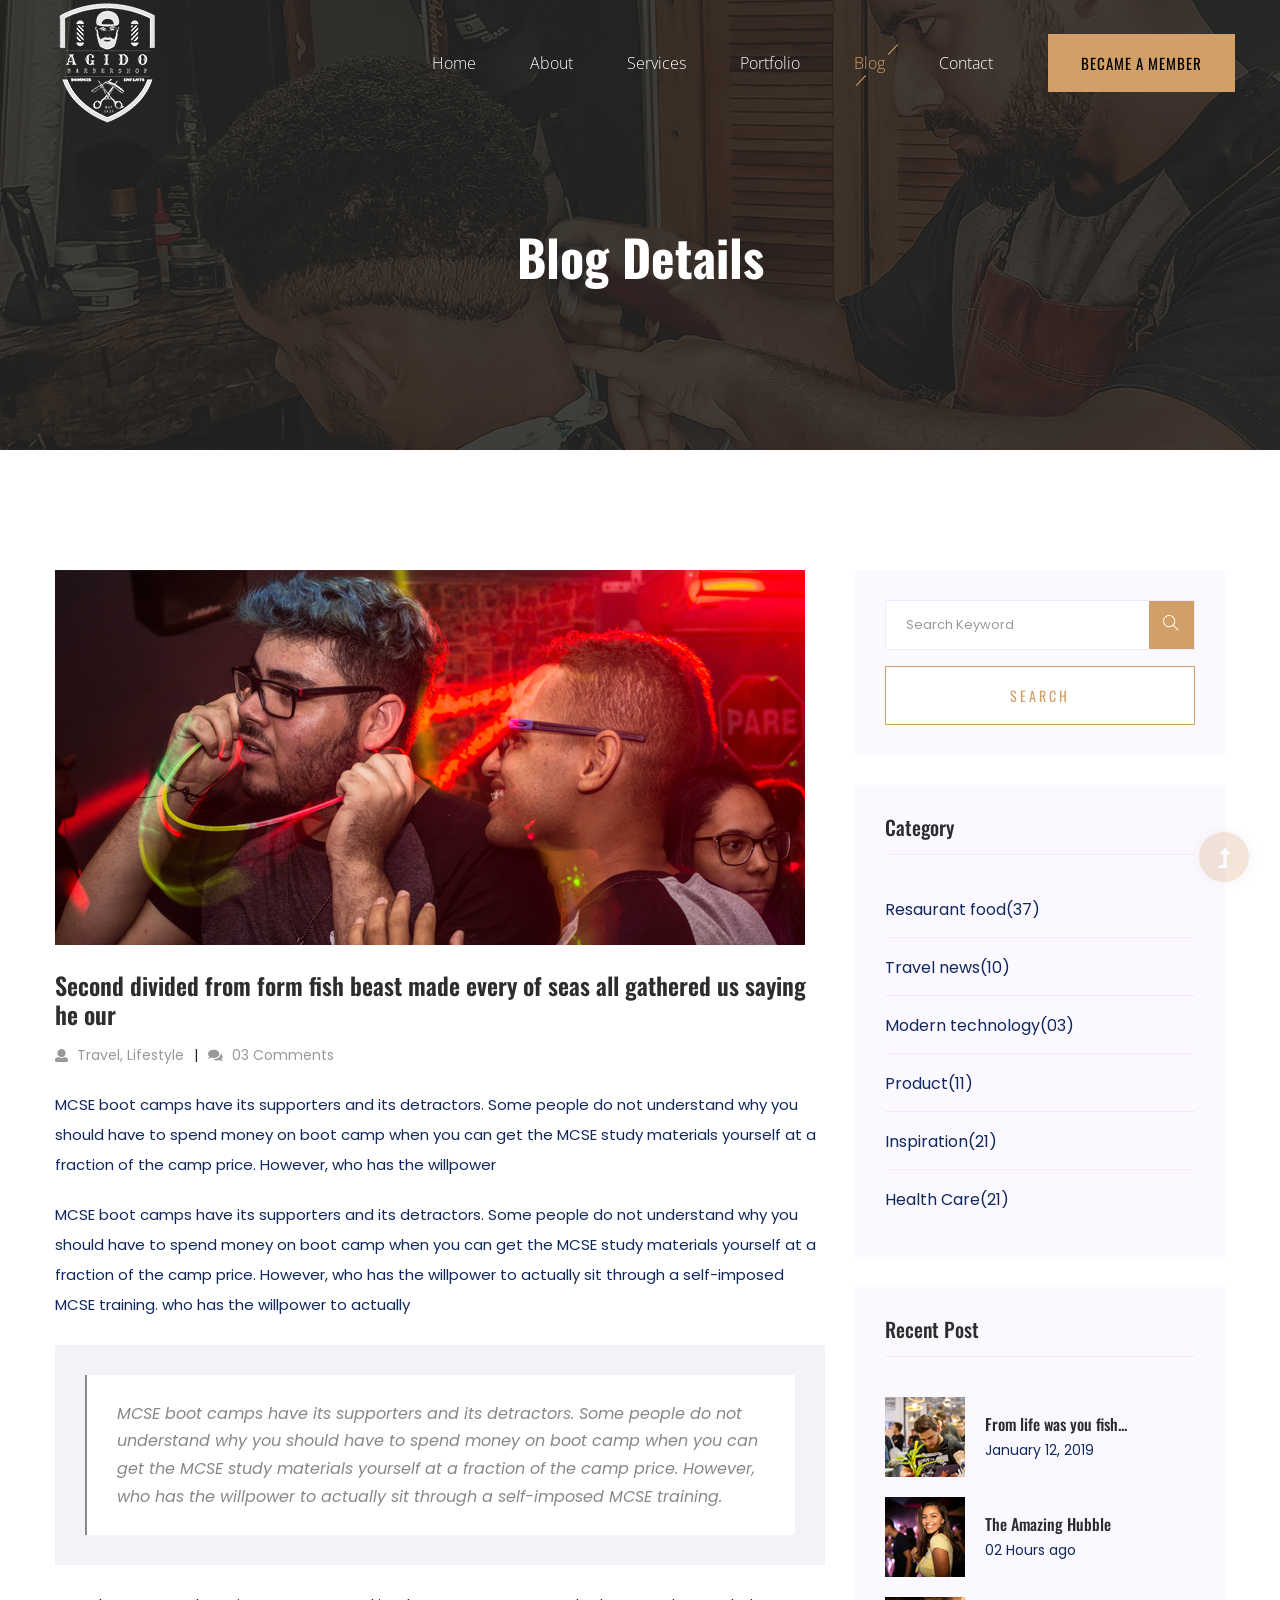
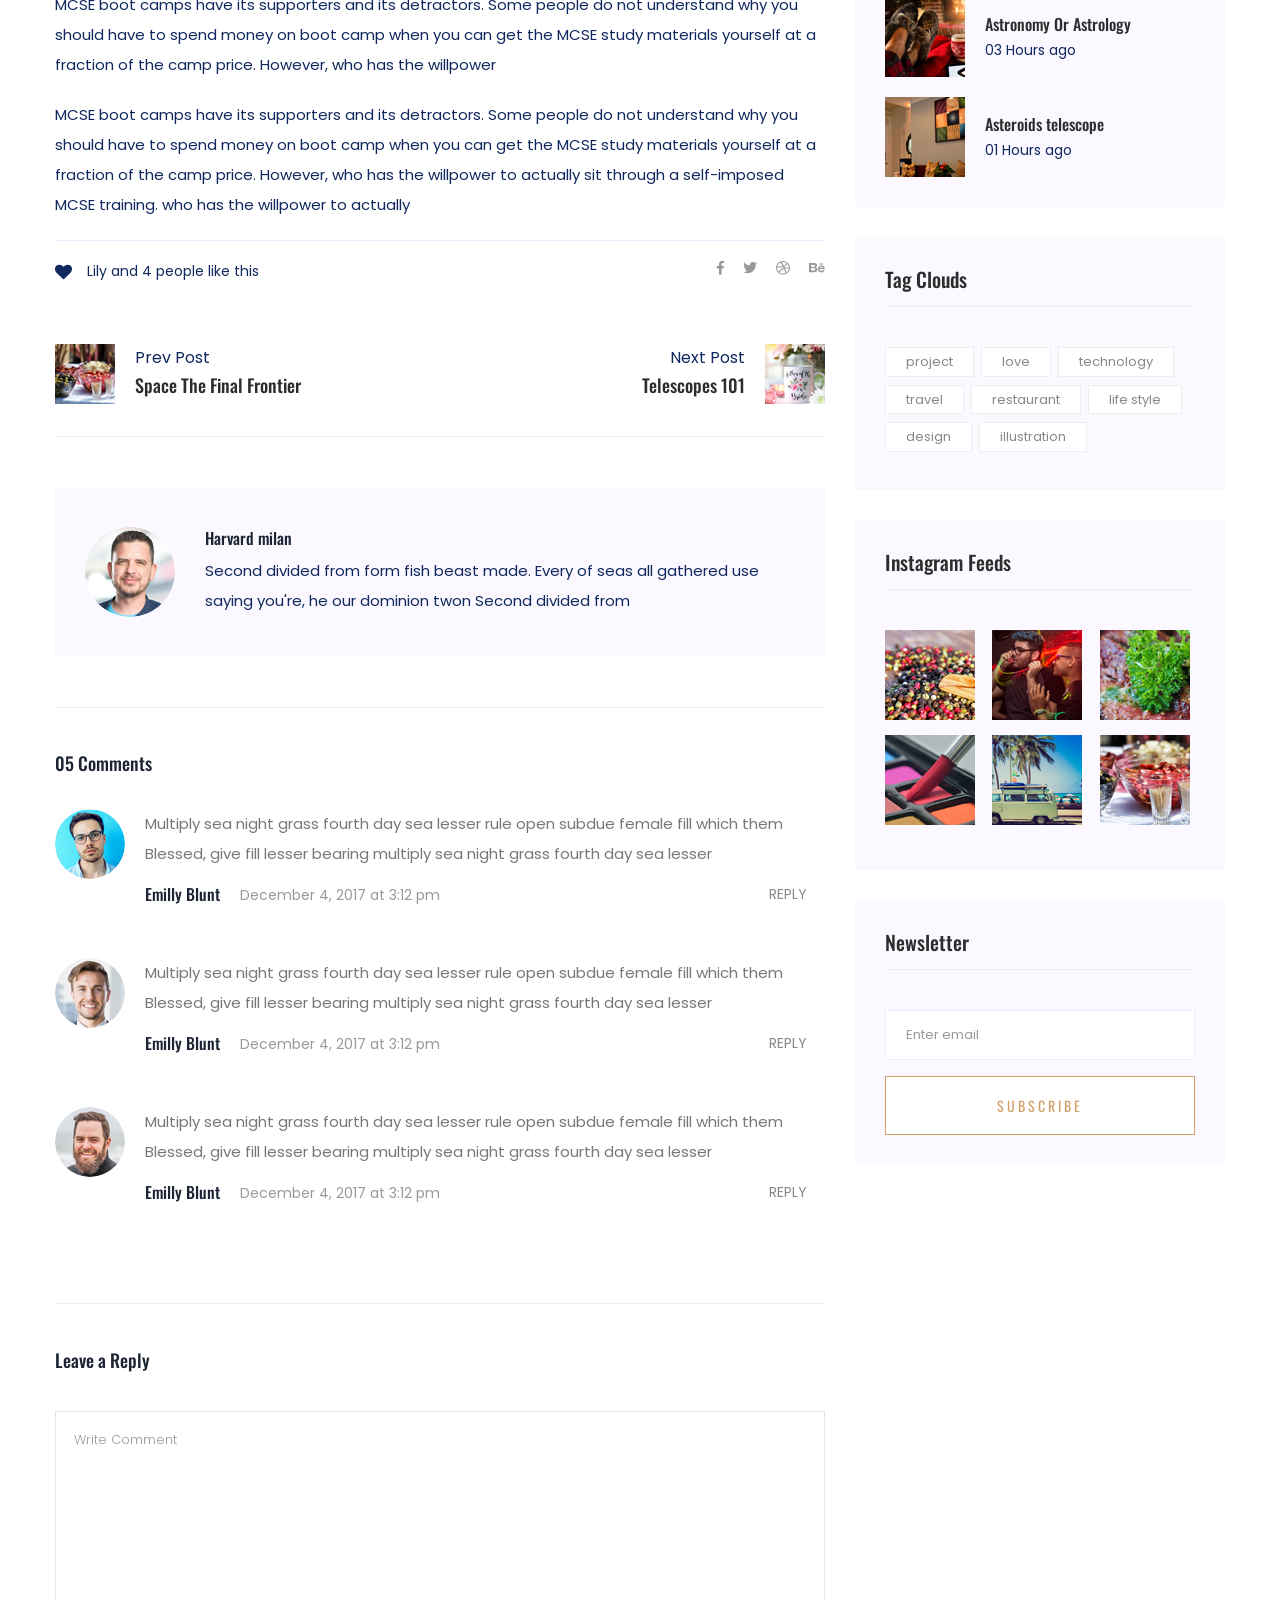
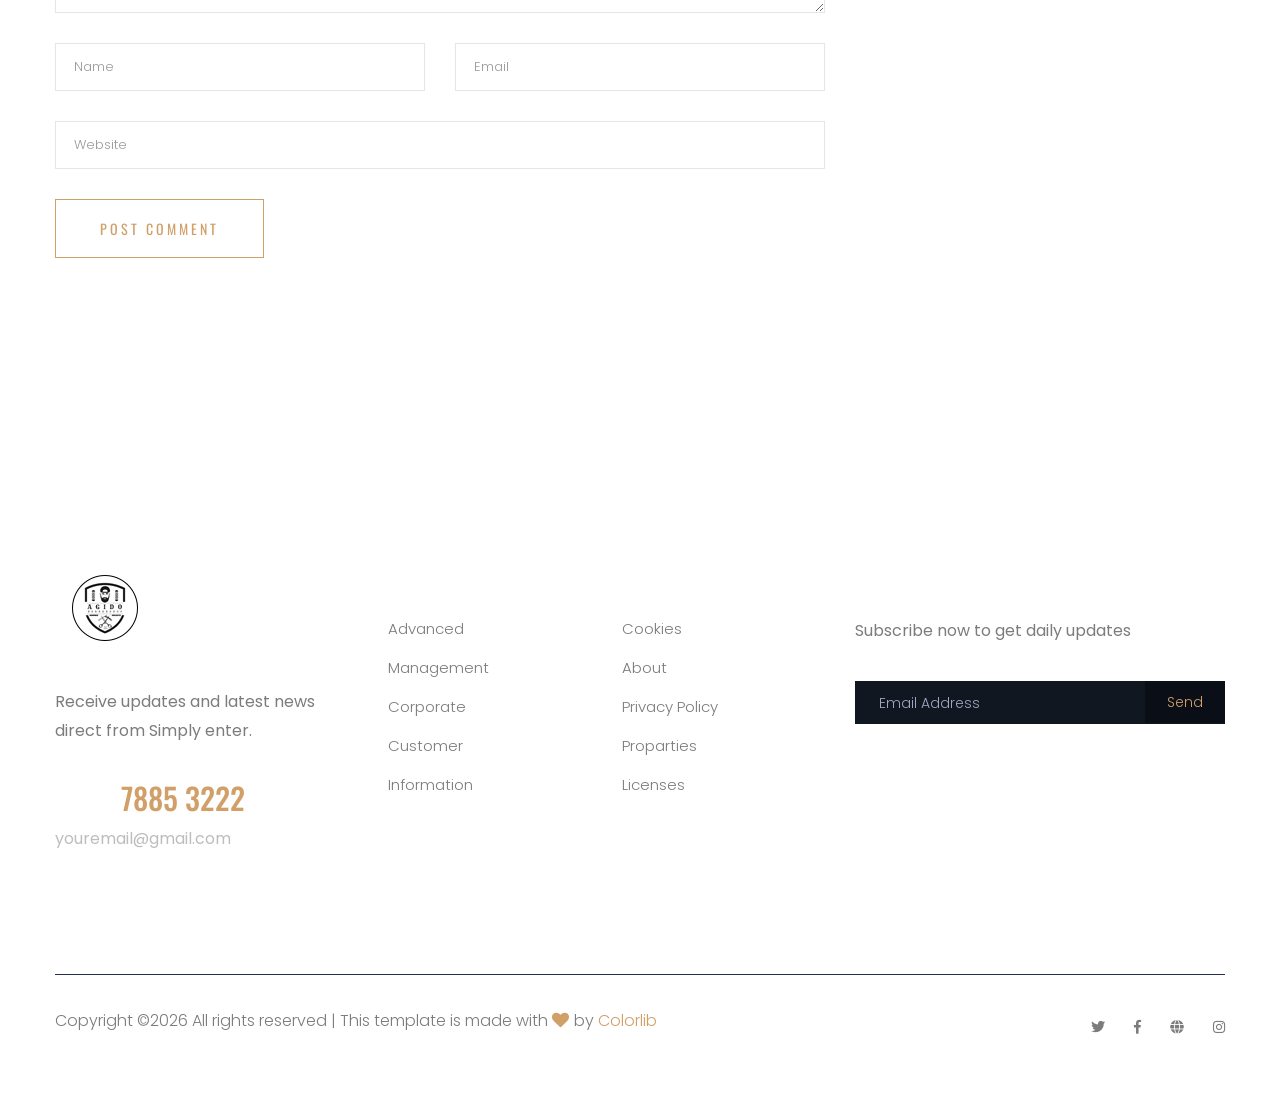
<file: blog_details.html>
<!doctype html>
<html class="no-js" lang="zxx">
<head>
   <meta charset="utf-8">
   <meta http-equiv="x-ua-compatible" content="ie=edge">
   <title> Barber HTML-5 Template </title>
   <meta name="description" content="">
   <meta name="viewport" content="width=device-width, initial-scale=1">
   <link rel="shortcut icon" type="image/x-icon" href="assets/img/favicon2.ico">

  <!-- CSS here -->
   <link rel="stylesheet" href="assets/css/bootstrap.min.css">
   <link rel="stylesheet" href="assets/css/owl.carousel.min.css">
   <link rel="stylesheet" href="assets/css/slicknav.css">
   <link rel="stylesheet" href="assets/css/animate.min.css">
   <link rel="stylesheet" href="assets/css/magnific-popup.css">
   <link rel="stylesheet" href="assets/css/fontawesome-all.min.css">
   <link rel="stylesheet" href="assets/css/themify-icons.css">
   <link rel="stylesheet" href="assets/css/slick.css">
   <link rel="stylesheet" href="assets/css/nice-select.css">
   <link rel="stylesheet" href="assets/css/style.css">
</head>

<body>
   <!--? Preloader Start -->
   <div id="preloader-active">
      <div class="preloader d-flex align-items-center justify-content-center">
          <div class="preloader-inner position-relative">
              <div class="preloader-circle"></div>
              <div class="preloader-img pere-text">
                  <img src="assets/img/logo/loder.png" alt="">
              </div>
          </div>
      </div>
   </div>
   <!-- Preloader Start -->
   <header>
      <!--? Header Start -->
      <div class="header-area header-transparent">
          <div class="main-header header-sticky">
              <div class="container-fluid">
                  <div class="row align-items-center">
                      <!-- Logo -->
                      <div class="col-xl-2 col-lg-2 col-md-1">
                          <div class="logo">
                              <a href="index.html"><img src="assets/img/logo/logo.png" alt=""></a>
                          </div>
                      </div>
                      <div class="col-xl-10 col-lg-10 col-md-10">
                          <div class="menu-main d-flex align-items-center justify-content-end">
                              <!-- Main-menu -->
                              <div class="main-menu f-right d-none d-lg-block">
                                  <nav>
                                      <ul id="navigation">
                                          <li><a href="index.html">Home</a></li>
                                          <li><a href="about.html">About</a></li>
                                          <li><a href="services.html">Services</a></li>
                                          <li><a href="portfolio.html">Portfolio</a></li>
                                          <li class="active"><a href="blog.html">Blog</a>
                                              <ul class="submenu">
                                                  <li><a href="blog.html">Blog</a></li>
                                                  <li><a href="blog_details.html">Blog Details</a></li>
                                                  <li><a href="elements.html">Element</a></li>
                                              </ul>
                                          </li>
                                          <li><a href="contact.html">Contact</a></li>
                                      </ul>
                                  </nav>
                              </div>
                              <div class="header-right-btn f-right d-none d-lg-block ml-30">
                                  <a href="from.html" class="btn header-btn">became a member</a>
                              </div>
                          </div>
                      </div>   
                      <!-- Mobile Menu -->
                      <div class="col-12">
                          <div class="mobile_menu d-block d-lg-none"></div>
                      </div>
                  </div>
              </div>
          </div>
      </div>
      <!-- Header End -->
  </header>
   <main>
      <!--? Hero Start -->
      <div class="slider-area2">
         <div class="slider-height2 d-flex align-items-center">
               <div class="container">
                  <div class="row">
                     <div class="col-xl-12">
                           <div class="hero-cap hero-cap2 pt-70 text-center">
                              <h2>Blog Details</h2>
                           </div>
                     </div>
                  </div>
               </div>
         </div>
      </div>
      <!-- Hero End -->
      <!--? Blog Area Start -->
      <section class="blog_area single-post-area section-padding">
         <div class="container">
            <div class="row">
               <div class="col-lg-8 posts-list">
                  <div class="single-post">
                     <div class="feature-img">
                        <img class="img-fluid" src="assets/img/blog/single_blog_1.png" alt="">
                     </div>
                     <div class="blog_details">
                        <h2 style="color: #2d2d2d;">Second divided from form fish beast made every of seas
                           all gathered us saying he our
                        </h2>
                        <ul class="blog-info-link mt-3 mb-4">
                           <li><a href="#"><i class="fa fa-user"></i> Travel, Lifestyle</a></li>
                           <li><a href="#"><i class="fa fa-comments"></i> 03 Comments</a></li>
                        </ul>
                        <p class="excert">
                           MCSE boot camps have its supporters and its detractors. Some people do not understand why you
                           should have to spend money on boot camp when you can get the MCSE study materials yourself at a
                           fraction of the camp price. However, who has the willpower
                        </p>
                        <p>
                           MCSE boot camps have its supporters and its detractors. Some people do not understand why you
                           should have to spend money on boot camp when you can get the MCSE study materials yourself at a
                           fraction of the camp price. However, who has the willpower to actually sit through a
                           self-imposed MCSE training. who has the willpower to actually
                        </p>
                        <div class="quote-wrapper">
                           <div class="quotes">
                              MCSE boot camps have its supporters and its detractors. Some people do not understand why you
                              should have to spend money on boot camp when you can get the MCSE study materials yourself at
                              a fraction of the camp price. However, who has the willpower to actually sit through a
                              self-imposed MCSE training.
                           </div>
                        </div>
                        <p>
                           MCSE boot camps have its supporters and its detractors. Some people do not understand why you
                           should have to spend money on boot camp when you can get the MCSE study materials yourself at a
                           fraction of the camp price. However, who has the willpower
                        </p>
                        <p>
                           MCSE boot camps have its supporters and its detractors. Some people do not understand why you
                           should have to spend money on boot camp when you can get the MCSE study materials yourself at a
                           fraction of the camp price. However, who has the willpower to actually sit through a
                           self-imposed MCSE training. who has the willpower to actually
                        </p>
                     </div>
                  </div>
                  <div class="navigation-top">
                     <div class="d-sm-flex justify-content-between text-center">
                        <p class="like-info"><span class="align-middle"><i class="fa fa-heart"></i></span> Lily and 4
                           people like this</p>
                        <div class="col-sm-4 text-center my-2 my-sm-0">
                           <!-- <p class="comment-count"><span class="align-middle"><i class="fa fa-comment"></i></span> 06 Comments</p> -->
                        </div>
                        <ul class="social-icons">
                           <li><a href="https://www.facebook.com/sai4ull"><i class="fab fa-facebook-f"></i></a></li>
                           <li><a href="#"><i class="fab fa-twitter"></i></a></li>
                           <li><a href="#"><i class="fab fa-dribbble"></i></a></li>
                           <li><a href="#"><i class="fab fa-behance"></i></a></li>
                        </ul>
                     </div>
                     <div class="navigation-area">
                        <div class="row">
                           <div
                              class="col-lg-6 col-md-6 col-12 nav-left flex-row d-flex justify-content-start align-items-center">
                              <div class="thumb">
                                 <a href="#">
                                    <img class="img-fluid" src="assets/img/post/preview.png" alt="">
                                 </a>
                              </div>
                              <div class="arrow">
                                 <a href="#">
                                    <span class="lnr text-white ti-arrow-left"></span>
                                 </a>
                              </div>
                              <div class="detials">
                                 <p>Prev Post</p>
                                 <a href="#">
                                    <h4 style="color: #2d2d2d;">Space The Final Frontier</h4>
                                 </a>
                              </div>
                           </div>
                           <div
                              class="col-lg-6 col-md-6 col-12 nav-right flex-row d-flex justify-content-end align-items-center">
                              <div class="detials">
                                 <p>Next Post</p>
                                 <a href="#">
                                    <h4 style="color: #2d2d2d;">Telescopes 101</h4>
                                 </a>
                              </div>
                              <div class="arrow">
                                 <a href="#">
                                    <span class="lnr text-white ti-arrow-right"></span>
                                 </a>
                              </div>
                              <div class="thumb">
                                 <a href="#">
                                    <img class="img-fluid" src="assets/img/post/next.png" alt="">
                                 </a>
                              </div>
                           </div>
                        </div>
                     </div>
                  </div>
                  <div class="blog-author">
                     <div class="media align-items-center">
                        <img src="assets/img/blog/author.png" alt="">
                        <div class="media-body">
                           <a href="#">
                              <h4>Harvard milan</h4>
                           </a>
                           <p>Second divided from form fish beast made. Every of seas all gathered use saying you're, he
                              our dominion twon Second divided from</p>
                        </div>
                     </div>
                  </div>
                  <div class="comments-area">
                     <h4>05 Comments</h4>
                     <div class="comment-list">
                        <div class="single-comment justify-content-between d-flex">
                           <div class="user justify-content-between d-flex">
                              <div class="thumb">
                                 <img src="assets/img/blog/comment_1.png" alt="">
                              </div>
                              <div class="desc">
                                 <p class="comment">
                                    Multiply sea night grass fourth day sea lesser rule open subdue female fill which them
                                    Blessed, give fill lesser bearing multiply sea night grass fourth day sea lesser
                                 </p>
                                 <div class="d-flex justify-content-between">
                                    <div class="d-flex align-items-center">
                                       <h5>
                                          <a href="#">Emilly Blunt</a>
                                       </h5>
                                       <p class="date">December 4, 2017 at 3:12 pm </p>
                                    </div>
                                    <div class="reply-btn">
                                       <a href="#" class="btn-reply text-uppercase">reply</a>
                                    </div>
                                 </div>
                              </div>
                           </div>
                        </div>
                     </div>
                     <div class="comment-list">
                        <div class="single-comment justify-content-between d-flex">
                           <div class="user justify-content-between d-flex">
                              <div class="thumb">
                                 <img src="assets/img/blog/comment_2.png" alt="">
                              </div>
                              <div class="desc">
                                 <p class="comment">
                                    Multiply sea night grass fourth day sea lesser rule open subdue female fill which them
                                    Blessed, give fill lesser bearing multiply sea night grass fourth day sea lesser
                                 </p>
                                 <div class="d-flex justify-content-between">
                                    <div class="d-flex align-items-center">
                                       <h5>
                                          <a href="#">Emilly Blunt</a>
                                       </h5>
                                       <p class="date">December 4, 2017 at 3:12 pm </p>
                                    </div>
                                    <div class="reply-btn">
                                       <a href="#" class="btn-reply text-uppercase">reply</a>
                                    </div>
                                 </div>
                              </div>
                           </div>
                        </div>
                     </div>
                     <div class="comment-list">
                        <div class="single-comment justify-content-between d-flex">
                           <div class="user justify-content-between d-flex">
                              <div class="thumb">
                                 <img src="assets/img/blog/comment_3.png" alt="">
                              </div>
                              <div class="desc">
                                 <p class="comment">
                                    Multiply sea night grass fourth day sea lesser rule open subdue female fill which them
                                    Blessed, give fill lesser bearing multiply sea night grass fourth day sea lesser
                                 </p>
                                 <div class="d-flex justify-content-between">
                                    <div class="d-flex align-items-center">
                                       <h5>
                                          <a href="#">Emilly Blunt</a>
                                       </h5>
                                       <p class="date">December 4, 2017 at 3:12 pm </p>
                                    </div>
                                    <div class="reply-btn">
                                       <a href="#" class="btn-reply text-uppercase">reply</a>
                                    </div>
                                 </div>
                              </div>
                           </div>
                        </div>
                     </div>
                  </div>
                  <div class="comment-form">
                     <h4>Leave a Reply</h4>
                     <form class="form-contact comment_form" action="#" id="commentForm">
                        <div class="row">
                           <div class="col-12">
                              <div class="form-group">
                                 <textarea class="form-control w-100" name="comment" id="comment" cols="30" rows="9"
                                    placeholder="Write Comment"></textarea>
                              </div>
                           </div>
                           <div class="col-sm-6">
                              <div class="form-group">
                                 <input class="form-control" name="name" id="name" type="text" placeholder="Name">
                              </div>
                           </div>
                           <div class="col-sm-6">
                              <div class="form-group">
                                 <input class="form-control" name="email" id="email" type="email" placeholder="Email">
                              </div>
                           </div>
                           <div class="col-12">
                              <div class="form-group">
                                 <input class="form-control" name="website" id="website" type="text" placeholder="Website">
                              </div>
                           </div>
                        </div>
                        <div class="form-group">
                           <button type="submit" class="button button-contactForm btn_1 boxed-btn">Post Comment</button>
                        </div>
                     </form>
                  </div>
               </div>
               <div class="col-lg-4">
                  <div class="blog_right_sidebar">
                     <aside class="single_sidebar_widget search_widget">
                        <form action="#">
                           <div class="form-group">
                              <div class="input-group mb-3">
                                 <input type="text" class="form-control" placeholder='Search Keyword'
                                    onfocus="this.placeholder = ''" onblur="this.placeholder = 'Search Keyword'">
                                 <div class="input-group-append">
                                    <button class="btns" type="button"><i class="ti-search"></i></button>
                                 </div>
                              </div>
                           </div>
                           <button class="button rounded-0 primary-bg text-white w-100 btn_1 boxed-btn"
                              type="submit">Search</button>
                        </form>
                     </aside>
                     <aside class="single_sidebar_widget post_category_widget">
                        <h4 class="widget_title" style="color: #2d2d2d;">Category</h4>
                        <ul class="list cat-list">
                           <li>
                              <a href="#" class="d-flex">
                                 <p>Resaurant food</p>
                                 <p>(37)</p>
                              </a>
                           </li>
                           <li>
                              <a href="#" class="d-flex">
                                 <p>Travel news</p>
                                 <p>(10)</p>
                              </a>
                           </li>
                           <li>
                              <a href="#" class="d-flex">
                                 <p>Modern technology</p>
                                 <p>(03)</p>
                              </a>
                           </li>
                           <li>
                              <a href="#" class="d-flex">
                                 <p>Product</p>
                                 <p>(11)</p>
                              </a>
                           </li>
                           <li>
                              <a href="#" class="d-flex">
                                 <p>Inspiration</p>
                                 <p>(21)</p>
                              </a>
                           </li>
                           <li>
                              <a href="#" class="d-flex">
                                 <p>Health Care</p>
                                 <p>(21)</p>
                              </a>
                           </li>
                        </ul>
                     </aside>
                     <aside class="single_sidebar_widget popular_post_widget">
                        <h3 class="widget_title" style="color: #2d2d2d;">Recent Post</h3>
                        <div class="media post_item">
                           <img src="assets/img/post/post_1.png" alt="post">
                           <div class="media-body">
                              <a href="blog_details.html">
                                 <h3 style="color: #2d2d2d;">From life was you fish...</h3>
                              </a>
                              <p>January 12, 2019</p>
                           </div>
                        </div>
                        <div class="media post_item">
                           <img src="assets/img/post/post_2.png" alt="post">
                           <div class="media-body">
                              <a href="blog_details.html">
                                 <h3 style="color: #2d2d2d;">The Amazing Hubble</h3>
                              </a>
                              <p>02 Hours ago</p>
                           </div>
                        </div>
                        <div class="media post_item">
                           <img src="assets/img/post/post_3.png" alt="post">
                           <div class="media-body">
                              <a href="blog_details.html">
                                 <h3 style="color: #2d2d2d;">Astronomy Or Astrology</h3>
                              </a>
                              <p>03 Hours ago</p>
                           </div>
                        </div>
                        <div class="media post_item">
                           <img src="assets/img/post/post_4.png" alt="post">
                           <div class="media-body">
                              <a href="blog_details.html">
                                 <h3 style="color: #2d2d2d;">Asteroids telescope</h3>
                              </a>
                              <p>01 Hours ago</p>
                           </div>
                        </div>
                     </aside>
                     <aside class="single_sidebar_widget tag_cloud_widget">
                        <h4 class="widget_title" style="color: #2d2d2d;">Tag Clouds</h4>
                        <ul class="list">
                           <li>
                              <a href="#">project</a>
                           </li>
                           <li>
                              <a href="#">love</a>
                           </li>
                           <li>
                              <a href="#">technology</a>
                           </li>
                           <li>
                              <a href="#">travel</a>
                           </li>
                           <li>
                              <a href="#">restaurant</a>
                           </li>
                           <li>
                              <a href="#">life style</a>
                           </li>
                           <li>
                              <a href="#">design</a>
                           </li>
                           <li>
                              <a href="#">illustration</a>
                           </li>
                        </ul>
                     </aside>
                     <aside class="single_sidebar_widget instagram_feeds">
                        <h4 class="widget_title" style="color: #2d2d2d;">Instagram Feeds</h4>
                        <ul class="instagram_row flex-wrap">
                           <li>
                              <a href="#">
                                 <img class="img-fluid" src="assets/img/post/post_5.png" alt="">
                              </a>
                           </li>
                           <li>
                              <a href="#">
                                 <img class="img-fluid" src="assets/img/post/post_6.png" alt="">
                              </a>
                           </li>
                           <li>
                              <a href="#">
                                 <img class="img-fluid" src="assets/img/post/post_7.png" alt="">
                              </a>
                           </li>
                           <li>
                              <a href="#">
                                 <img class="img-fluid" src="assets/img/post/post_8.png" alt="">
                              </a>
                           </li>
                           <li>
                              <a href="#">
                                 <img class="img-fluid" src="assets/img/post/post_9.png" alt="">
                              </a>
                           </li>
                           <li>
                              <a href="#">
                                 <img class="img-fluid" src="assets/img/post/post_10.png" alt="">
                              </a>
                           </li>
                        </ul>
                     </aside>
                     <aside class="single_sidebar_widget newsletter_widget">
                        <h4 class="widget_title" style="color: #2d2d2d;">Newsletter</h4>
                        <form action="#">
                           <div class="form-group">
                              <input type="email" class="form-control" onfocus="this.placeholder = ''"
                                 onblur="this.placeholder = 'Enter email'" placeholder='Enter email' required>
                           </div>
                           <button class="button rounded-0 primary-bg text-white w-100 btn_1 boxed-btn" type="submit">Subscribe</button>
                        </form>
                     </aside>
                  </div>
               </div>
            </div>
         </div>
      </section>
      <!-- Blog Area End -->
   </main>
   <footer>
      <!--? Footer Start-->
      <div class="footer-area section-bg" data-background="assets/img/gallery/footer_bg.png">
          <div class="container">
              <div class="footer-top footer-padding">
                  <div class="row d-flex justify-content-between">
                      <div class="col-xl-3 col-lg-4 col-md-5 col-sm-8">
                          <div class="single-footer-caption mb-50">
                              <!-- logo -->
                              <div class="footer-logo">
                                  <a href="index.html"><img src="assets/img/logo/logo2_footer.png" alt=""></a>
                              </div>
                              <div class="footer-tittle">
                                  <div class="footer-pera">
                                      <p class="info1">Receive updates and latest news direct from Simply enter.</p>
                                  </div>
                              </div>
                              <div class="footer-number">
                                  <h4><span>+564 </span>7885 3222</h4>
                                  <p>youremail@gmail.com</p>
                              </div>
                          </div>
                      </div>
                      <div class="col-xl-2 col-lg-2 col-md-3 col-sm-5">
                          <div class="single-footer-caption mb-50">
                              <div class="footer-tittle">
                                  <h4>Location </h4>
                                  <ul>
                                      <li><a href="#">Advanced</a></li>
                                      <li><a href="#"> Management</a></li>
                                      <li><a href="#">Corporate</a></li>
                                      <li><a href="#">Customer</a></li>
                                      <li><a href="#">Information</a></li>
                                  </ul>
                              </div>
                          </div>
                      </div>
                      <div class="col-xl-2 col-lg-2 col-md-3 col-sm-5">
                          <div class="single-footer-caption mb-50">
                              <div class="footer-tittle">
                                  <h4>Explore</h4>
                                  <ul>
                                      <li><a href="#">Cookies</a></li>
                                      <li><a href="#">About</a></li>
                                      <li><a href="#">Privacy Policy</a></li>
                                      <li><a href="#">Proparties</a></li>
                                      <li><a href="#">Licenses</a></li>
                                  </ul>
                              </div>
                          </div>
                      </div>
                      <div class="col-xl-4 col-lg-4 col-md-6 col-sm-8">
                          <div class="single-footer-caption mb-50">
                              <div class="footer-tittle">
                                  <h4>Location</h4>
                                  <div class="footer-pera">
                                      <p class="info1">Subscribe now to get daily updates</p>
                                  </div>
                              </div>
                              <!-- Form -->
                              <div class="footer-form">
                                  <div id="mc_embed_signup">
                                      <form target="_blank" action="https://spondonit.us12.list-manage.com/subscribe/post?u=1462626880ade1ac87bd9c93a&amp;id=92a4423d01" method="get" class="subscribe_form relative mail_part" novalidate="true">
                                          <input type="email" name="EMAIL" id="newsletter-form-email" placeholder=" Email Address " class="placeholder hide-on-focus" onfocus="this.placeholder = ''" onblur="this.placeholder = 'Your email address'">
                                          <div class="form-icon">
                                              <button type="submit" name="submit" id="newsletter-submit" class="email_icon newsletter-submit button-contactForm">Send</button>
                                          </div>
                                          <div class="mt-10 info"></div>
                                      </form>
                                  </div>
                              </div>
                          </div>
                      </div>
                  </div>
              </div>
              <div class="footer-bottom">
                  <div class="row d-flex justify-content-between align-items-center">
                      <div class="col-xl-9 col-lg-8">
                          <div class="footer-copy-right">
                              <p><!-- Link back to Colorlib can't be removed. Template is licensed under CC BY 3.0. -->
  Copyright &copy;<script>document.write(new Date().getFullYear());</script> All rights reserved | This template is made with <i class="fa fa-heart" aria-hidden="true"></i> by <a href="https://colorlib.com" target="_blank">Colorlib</a>
  <!-- Link back to Colorlib can't be removed. Template is licensed under CC BY 3.0. --></p>
                          </div>
                      </div>
                      <div class="col-xl-3 col-lg-4">
                          <!-- Footer Social -->
                          <div class="footer-social f-right">
                              <a href="#"><i class="fab fa-twitter"></i></a>
                              <a href="https://www.facebook.com/sai4ull"><i class="fab fa-facebook-f"></i></a>
                              <a href="#"><i class="fas fa-globe"></i></a>
                              <a href="#"><i class="fab fa-instagram"></i></a>
                          </div>
                      </div>
                  </div>
              </div>
          </div>
      </div>
      <!-- Footer End-->
  </footer>
   <!-- Scroll Up -->
   <div id="back-top" >
         <a title="Go to Top" href="#"> <i class="fas fa-level-up-alt"></i></a>
   </div>

   <!-- JS here -->
   
   <script src="./assets/js/vendor/modernizr-3.5.0.min.js"></script>
   <!-- Jquery, Popper, Bootstrap -->
   <script src="./assets/js/vendor/jquery-1.12.4.min.js"></script>
   <script src="./assets/js/popper.min.js"></script>
   <script src="./assets/js/bootstrap.min.js"></script>
   <!-- Jquery Mobile Menu -->
   <script src="./assets/js/jquery.slicknav.min.js"></script>

   <!-- Jquery Slick , Owl-Carousel Plugins -->
   <script src="./assets/js/owl.carousel.min.js"></script>
   <script src="./assets/js/slick.min.js"></script>

   <!-- One Page, Animated-HeadLin -->
   <script src="./assets/js/wow.min.js"></script>
   <script src="./assets/js/animated.headline.js"></script>
   <script src="./assets/js/jquery.magnific-popup.js"></script>

   <!-- Nice-select, sticky -->
   <script src="./assets/js/jquery.nice-select.min.js"></script>
   <script src="./assets/js/jquery.sticky.js"></script>
      
   <!-- contact js -->
   <script src="./assets/js/contact.js"></script>
   <script src="./assets/js/jquery.form.js"></script>
   <script src="./assets/js/jquery.validate.min.js"></script>
   <script src="./assets/js/mail-script.js"></script>
   <script src="./assets/js/jquery.ajaxchimp.min.js"></script>
      
   <!-- Jquery Plugins, main Jquery -->	
   <script src="./assets/js/plugins.js"></script>
   <script src="./assets/js/main.js"></script>

   </body>
</html>
</file>
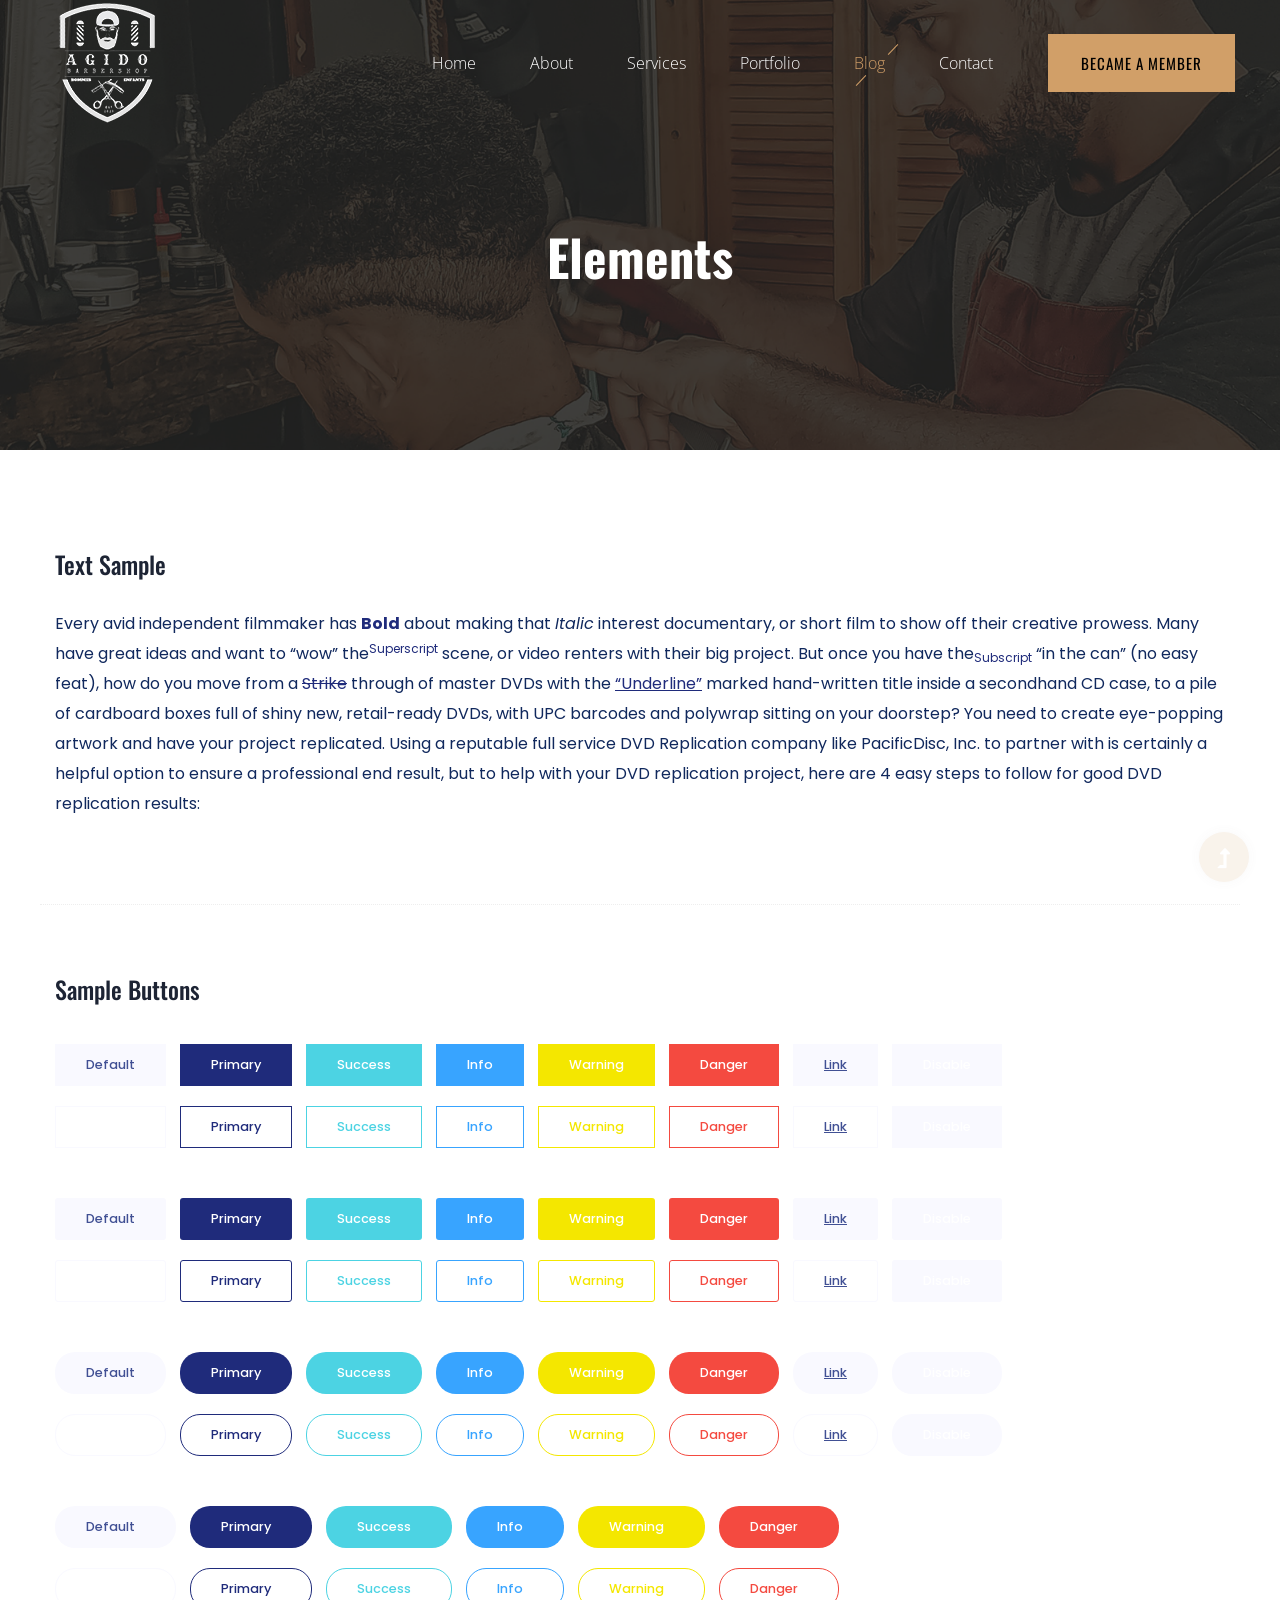
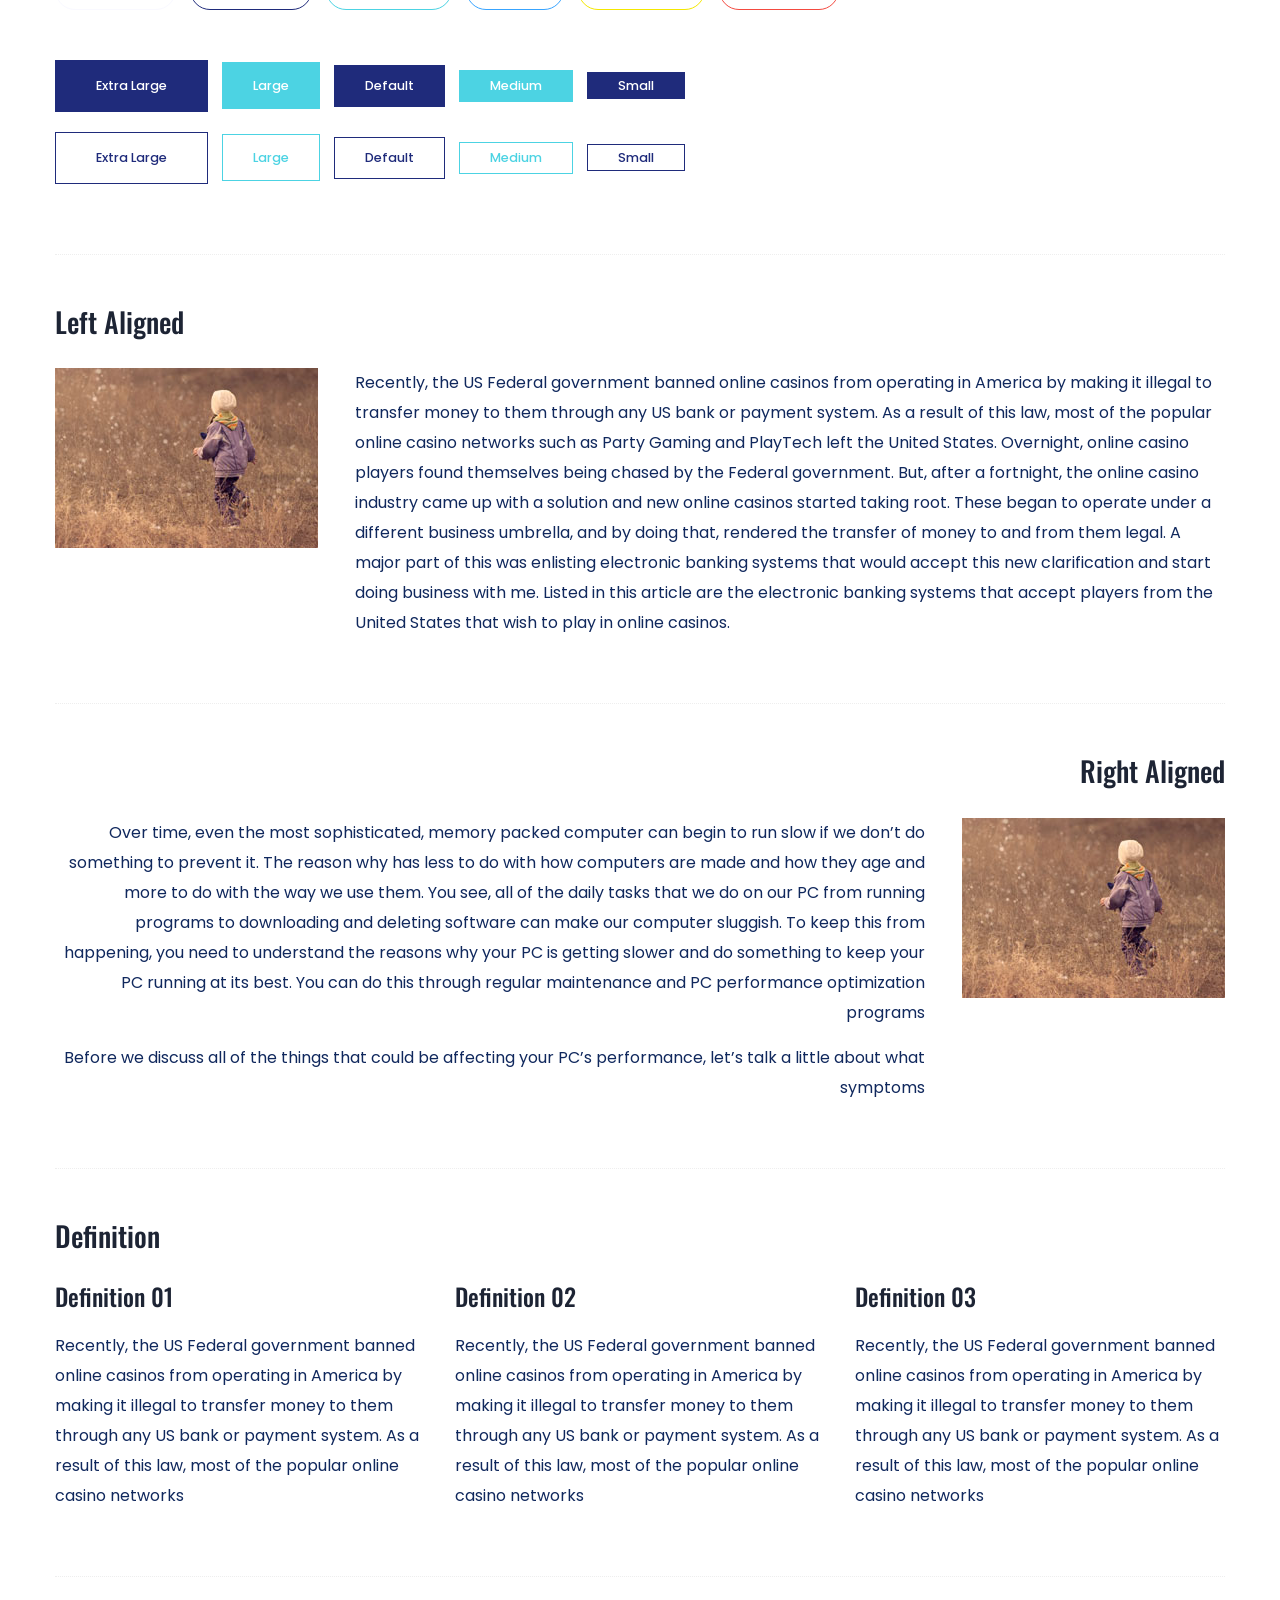
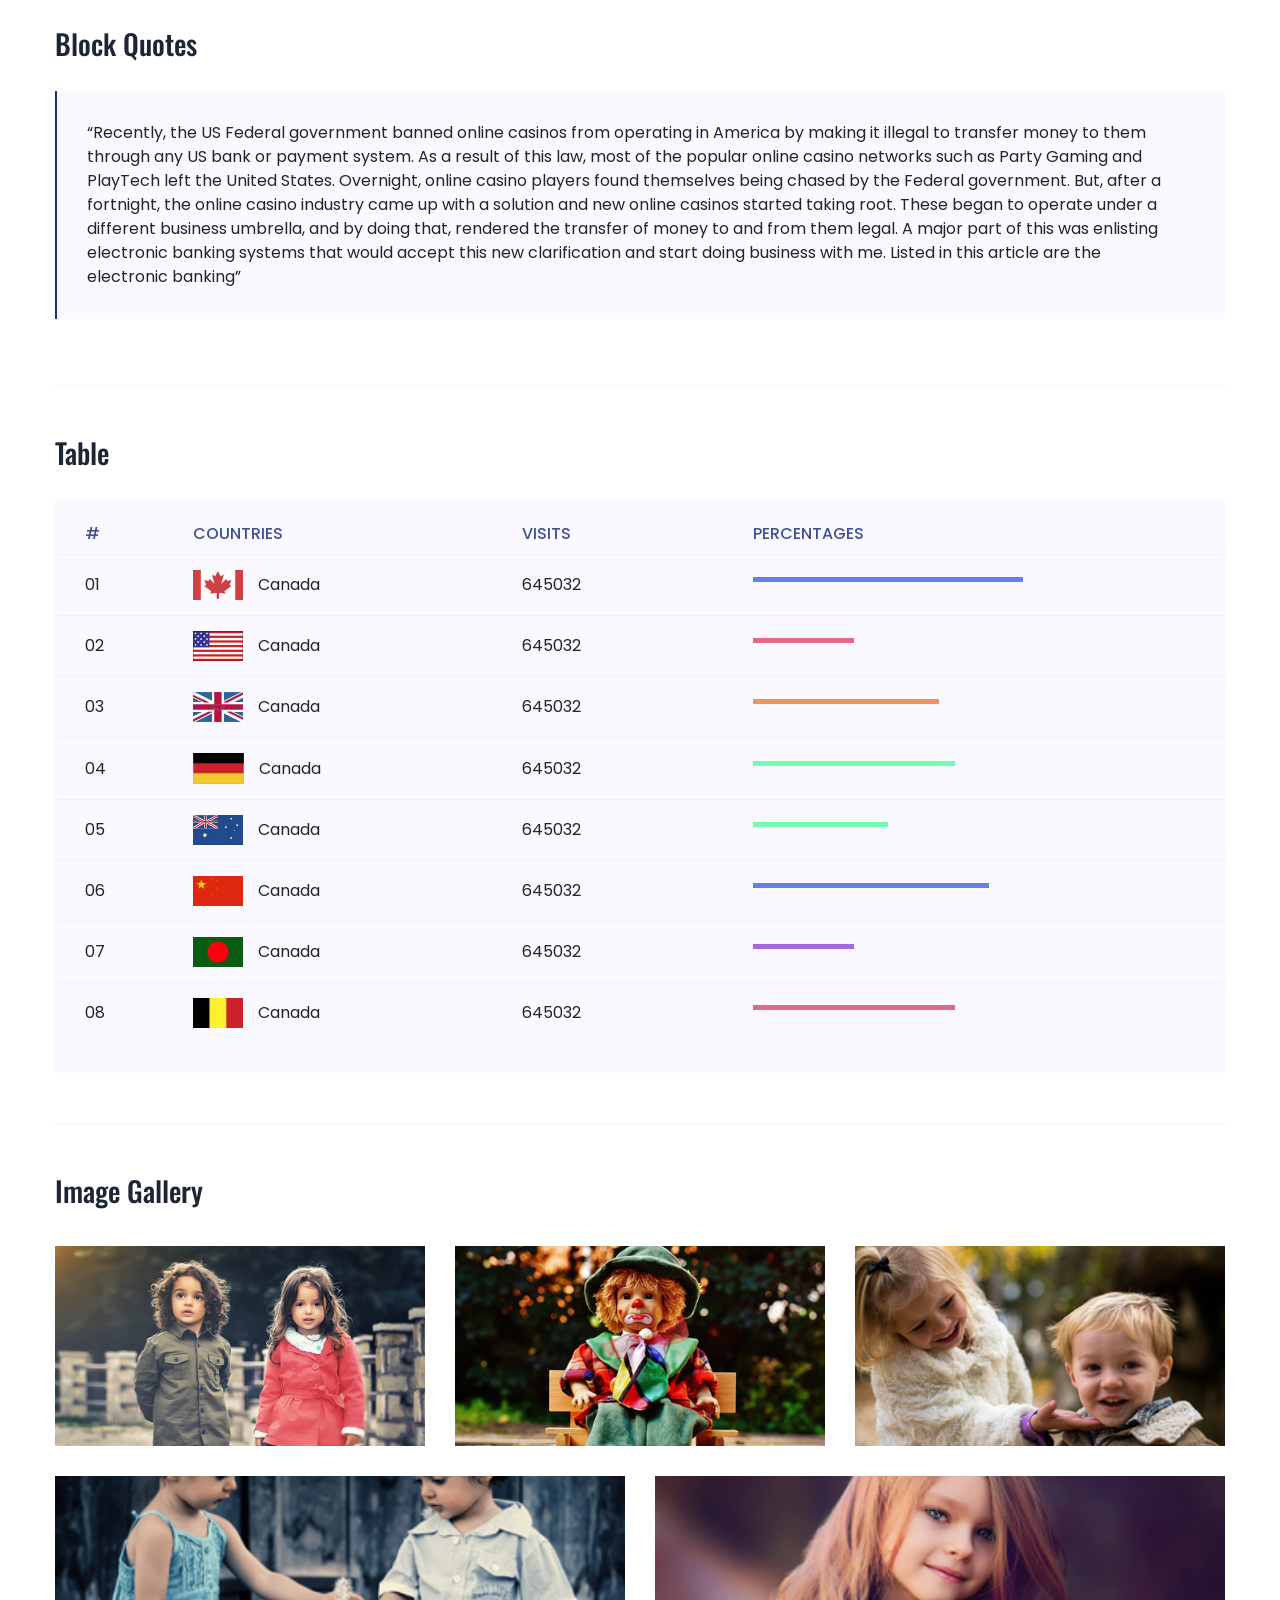
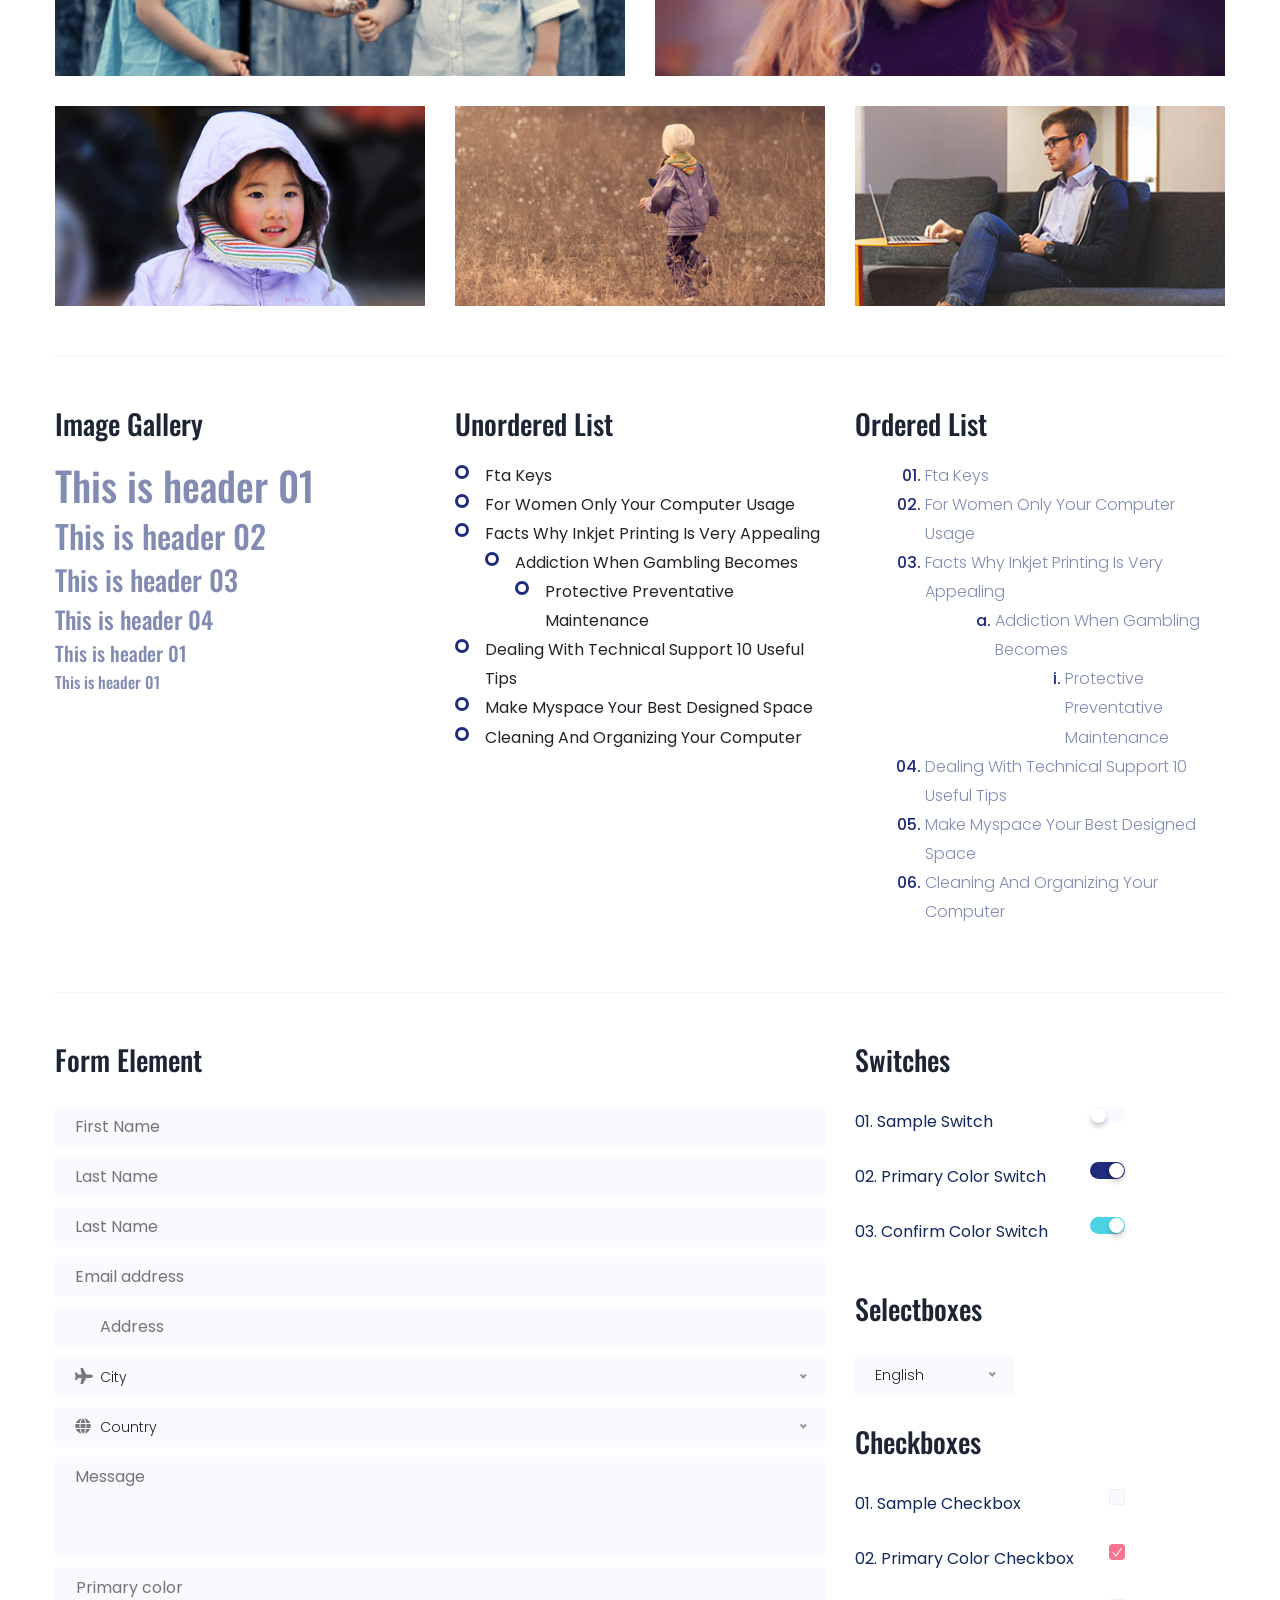
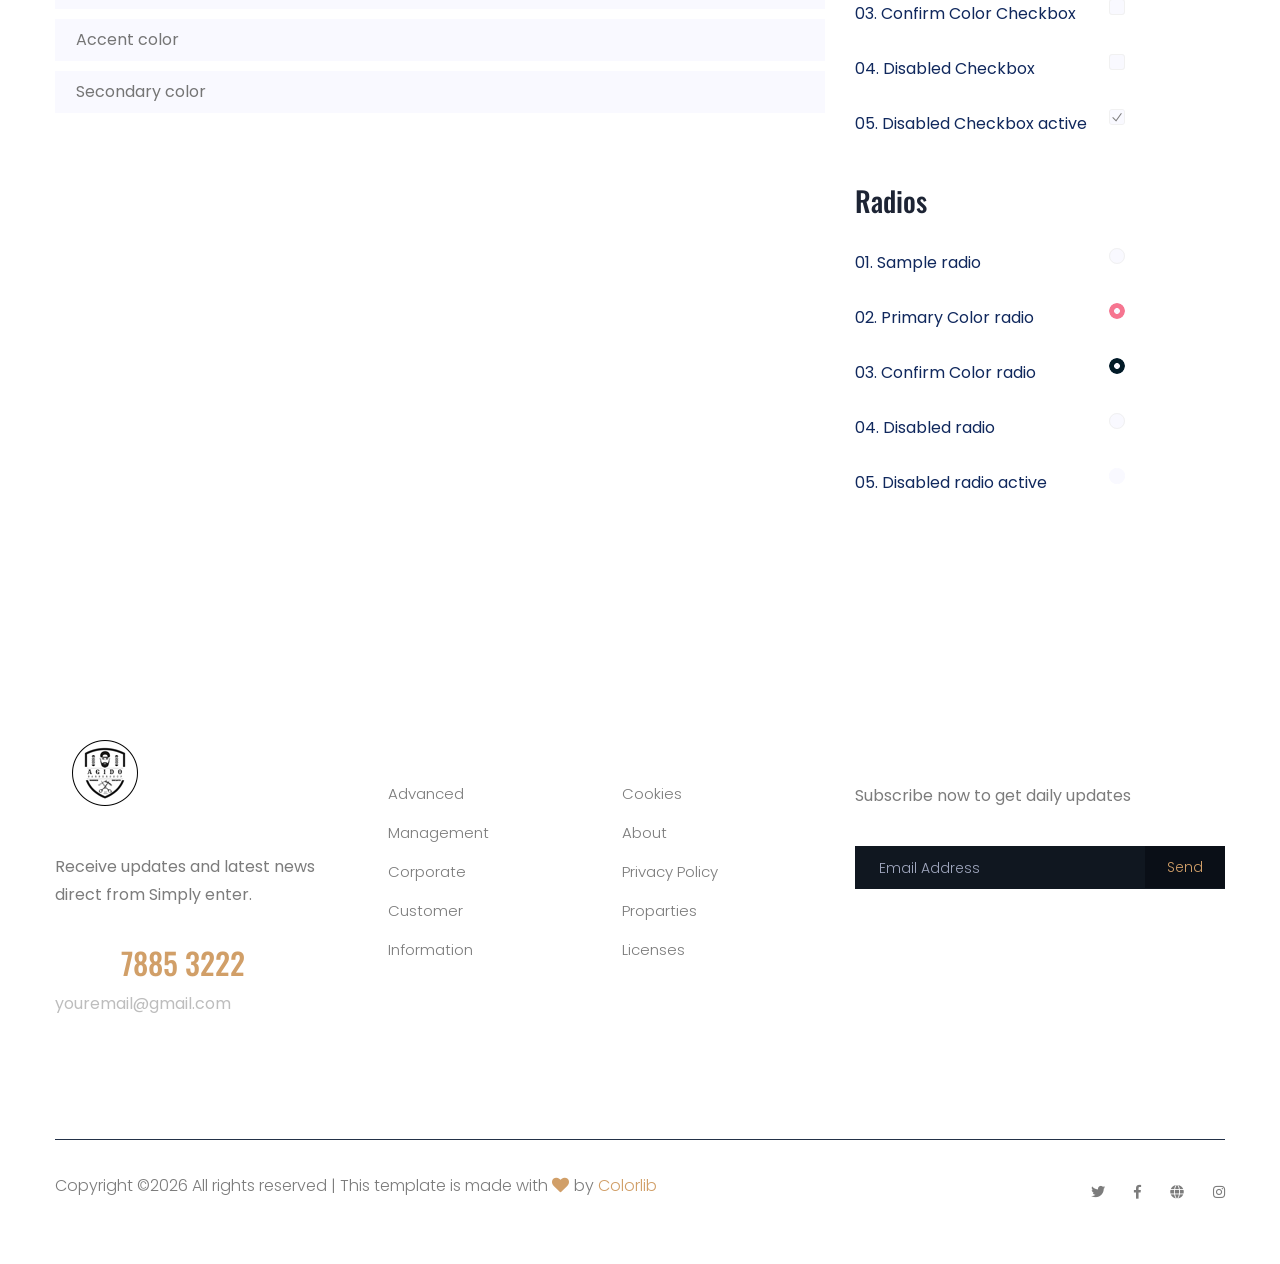
<file: elements.html>
<!doctype html>
<html class="no-js" lang="zxx">
<head>
	<meta charset="utf-8">
	<meta http-equiv="x-ua-compatible" content="ie=edge">
    <title> Barber HTML-5 Template </title>
	<meta name="description" content="">
	<meta name="viewport" content="width=device-width, initial-scale=1">
	<link rel="shortcut icon" type="image/x-icon" href="assets/img/favicon2.ico">

 	<!-- CSS here -->
	<link rel="stylesheet" href="assets/css/bootstrap.min.css">
	<link rel="stylesheet" href="assets/css/owl.carousel.min.css">
	<link rel="stylesheet" href="assets/css/slicknav.css">
	<link rel="stylesheet" href="assets/css/animate.min.css">
	<link rel="stylesheet" href="assets/css/magnific-popup.css">
	<link rel="stylesheet" href="assets/css/fontawesome-all.min.css">
	<link rel="stylesheet" href="assets/css/themify-icons.css">
	<link rel="stylesheet" href="assets/css/slick.css">
	<link rel="stylesheet" href="assets/css/nice-select.css">
	<link rel="stylesheet" href="assets/css/style.css">
</head>
<body>
    <!--? Preloader Start -->
    <div id="preloader-active">
        <div class="preloader d-flex align-items-center justify-content-center">
            <div class="preloader-inner position-relative">
                <div class="preloader-circle"></div>
                <div class="preloader-img pere-text">
                    <img src="assets/img/logo/loder.png" alt="">
                </div>
            </div>
        </div>
    </div>
    <!-- Preloader Start -->
    <header>
        <!--? Header Start -->
        <div class="header-area header-transparent">
            <div class="main-header header-sticky">
                <div class="container-fluid">
                    <div class="row align-items-center">
                        <!-- Logo -->
                        <div class="col-xl-2 col-lg-2 col-md-1">
                            <div class="logo">
                                <a href="index.html"><img src="assets/img/logo/logo.png" alt=""></a>
                            </div>
                        </div>
                        <div class="col-xl-10 col-lg-10 col-md-10">
                            <div class="menu-main d-flex align-items-center justify-content-end">
                                <!-- Main-menu -->
                                <div class="main-menu f-right d-none d-lg-block">
                                    <nav>
                                        <ul id="navigation">
                                            <li><a href="index.html">Home</a></li>
                                            <li><a href="about.html">About</a></li>
                                            <li><a href="services.html">Services</a></li>
                                            <li><a href="portfolio.html">Portfolio</a></li>
                                            <li class="active"><a href="blog.html">Blog</a>
                                                <ul class="submenu">
                                                    <li><a href="blog.html">Blog</a></li>
                                                    <li><a href="blog_details.html">Blog Details</a></li>
                                                    <li><a href="elements.html">Element</a></li>
                                                </ul>
                                            </li>
                                            <li><a href="contact.html">Contact</a></li>
                                        </ul>
                                    </nav>
                                </div>
                                <div class="header-right-btn f-right d-none d-lg-block ml-30">
                                    <a href="from.html" class="btn header-btn">became a member</a>
                                </div>
                            </div>
                        </div>   
                        <!-- Mobile Menu -->
                        <div class="col-12">
                            <div class="mobile_menu d-block d-lg-none"></div>
                        </div>
                    </div>
                </div>
            </div>
        </div>
        <!-- Header End -->
    </header>
	<main>
        <!--? Hero Start -->
        <div class="slider-area2">
            <div class="slider-height2 d-flex align-items-center">
                <div class="container">
                    <div class="row">
                        <div class="col-xl-12">
                            <div class="hero-cap hero-cap2 pt-70 text-center">
                                <h2>Elements</h2>
                            </div>
                        </div>
                    </div>
                </div>
            </div>
        </div>
        <!-- Hero End -->
		<!--? Start Sample Area -->
		<section class="sample-text-area">
			<div class="container box_1170">
				<h3 class="text-heading">Text Sample</h3>
				<p class="sample-text">
					Every avid independent filmmaker has <b>Bold</b> about making that <i>Italic</i> interest documentary,
					or short
					film to show off their creative prowess. Many have great ideas and want to “wow”
					the<sup>Superscript</sup> scene,
					or video renters with their big project. But once you have the<sub>Subscript</sub> “in the can” (no easy
					feat), how
					do you move from a <del>Strike</del> through of master DVDs with the <u>“Underline”</u> marked
					hand-written title
					inside a secondhand CD case, to a pile of cardboard boxes full of shiny new, retail-ready DVDs, with UPC
					barcodes
					and polywrap sitting on your doorstep? You need to create eye-popping artwork and have your project
					replicated.
					Using a reputable full service DVD Replication company like PacificDisc, Inc. to partner with is
					certainly a
					helpful option to ensure a professional end result, but to help with your DVD replication project, here
					are 4 easy
					steps to follow for good DVD replication results:
	
				</p>
			</div>
		</section>
		<!-- End Sample Area -->
		<!--? Start Button -->
		<section class="button-area">
			<div class="container box_1170 border-top-generic">
				<h3 class="text-heading">Sample Buttons</h3>
				<div class="button-group-area">
					<a href="#" class="genric-btn default">Default</a>
					<a href="#" class="genric-btn primary">Primary</a>
					<a href="#" class="genric-btn success">Success</a>
					<a href="#" class="genric-btn info">Info</a>
					<a href="#" class="genric-btn warning">Warning</a>
					<a href="#" class="genric-btn danger">Danger</a>
					<a href="#" class="genric-btn link">Link</a>
					<a href="#" class="genric-btn disable">Disable</a>
				</div>
				<div class="button-group-area mt-10">
					<a href="#" class="genric-btn default-border">Default</a>
					<a href="#" class="genric-btn primary-border">Primary</a>
					<a href="#" class="genric-btn success-border">Success</a>
					<a href="#" class="genric-btn info-border">Info</a>
					<a href="#" class="genric-btn warning-border">Warning</a>
					<a href="#" class="genric-btn danger-border">Danger</a>
					<a href="#" class="genric-btn link-border">Link</a>
					<a href="#" class="genric-btn disable">Disable</a>
				</div>
				<div class="button-group-area mt-40">
					<a href="#" class="genric-btn default radius">Default</a>
					<a href="#" class="genric-btn primary radius">Primary</a>
					<a href="#" class="genric-btn success radius">Success</a>
					<a href="#" class="genric-btn info radius">Info</a>
					<a href="#" class="genric-btn warning radius">Warning</a>
					<a href="#" class="genric-btn danger radius">Danger</a>
					<a href="#" class="genric-btn link radius">Link</a>
					<a href="#" class="genric-btn disable radius">Disable</a>
				</div>
				<div class="button-group-area mt-10">
					<a href="#" class="genric-btn default-border radius">Default</a>
					<a href="#" class="genric-btn primary-border radius">Primary</a>
					<a href="#" class="genric-btn success-border radius">Success</a>
					<a href="#" class="genric-btn info-border radius">Info</a>
					<a href="#" class="genric-btn warning-border radius">Warning</a>
					<a href="#" class="genric-btn danger-border radius">Danger</a>
					<a href="#" class="genric-btn link-border radius">Link</a>
					<a href="#" class="genric-btn disable radius">Disable</a>
				</div>
				<div class="button-group-area mt-40">
					<a href="#" class="genric-btn default circle">Default</a>
					<a href="#" class="genric-btn primary circle">Primary</a>
					<a href="#" class="genric-btn success circle">Success</a>
					<a href="#" class="genric-btn info circle">Info</a>
					<a href="#" class="genric-btn warning circle">Warning</a>
					<a href="#" class="genric-btn danger circle">Danger</a>
					<a href="#" class="genric-btn link circle">Link</a>
					<a href="#" class="genric-btn disable circle">Disable</a>
				</div>
				<div class="button-group-area mt-10">
					<a href="#" class="genric-btn default-border circle">Default</a>
					<a href="#" class="genric-btn primary-border circle">Primary</a>
					<a href="#" class="genric-btn success-border circle">Success</a>
					<a href="#" class="genric-btn info-border circle">Info</a>
					<a href="#" class="genric-btn warning-border circle">Warning</a>
					<a href="#" class="genric-btn danger-border circle">Danger</a>
					<a href="#" class="genric-btn link-border circle">Link</a>
					<a href="#" class="genric-btn disable circle">Disable</a>
				</div>
				<div class="button-group-area mt-40">
					<a href="#" class="genric-btn default circle arrow">Default<span class="lnr lnr-arrow-right"></span></a>
					<a href="#" class="genric-btn primary circle arrow">Primary<span class="lnr lnr-arrow-right"></span></a>
					<a href="#" class="genric-btn success circle arrow">Success<span class="lnr lnr-arrow-right"></span></a>
					<a href="#" class="genric-btn info circle arrow">Info<span class="lnr lnr-arrow-right"></span></a>
					<a href="#" class="genric-btn warning circle arrow">Warning<span class="lnr lnr-arrow-right"></span></a>
					<a href="#" class="genric-btn danger circle arrow">Danger<span class="lnr lnr-arrow-right"></span></a>
				</div>
				<div class="button-group-area mt-10">
					<a href="#" class="genric-btn default-border circle arrow">Default<span
							class="lnr lnr-arrow-right"></span></a>
					<a href="#" class="genric-btn primary-border circle arrow">Primary<span
							class="lnr lnr-arrow-right"></span></a>
					<a href="#" class="genric-btn success-border circle arrow">Success<span
							class="lnr lnr-arrow-right"></span></a>
					<a href="#" class="genric-btn info-border circle arrow">Info<span
							class="lnr lnr-arrow-right"></span></a>
					<a href="#" class="genric-btn warning-border circle arrow">Warning<span
							class="lnr lnr-arrow-right"></span></a>
					<a href="#" class="genric-btn danger-border circle arrow">Danger<span
							class="lnr lnr-arrow-right"></span></a>
				</div>
				<div class="button-group-area mt-40">
					<a href="#" class="genric-btn primary e-large">Extra Large</a>
					<a href="#" class="genric-btn success large">Large</a>
					<a href="#" class="genric-btn primary">Default</a>
					<a href="#" class="genric-btn success medium">Medium</a>
					<a href="#" class="genric-btn primary small">Small</a>
				</div>
				<div class="button-group-area mt-10">
					<a href="#" class="genric-btn primary-border e-large">Extra Large</a>
					<a href="#" class="genric-btn success-border large">Large</a>
					<a href="#" class="genric-btn primary-border">Default</a>
					<a href="#" class="genric-btn success-border medium">Medium</a>
					<a href="#" class="genric-btn primary-border small">Small</a>
				</div>
			</div>
		</section>
		<!-- End Button -->
		<!--? Start Align Area -->
		<div class="whole-wrap">
			<div class="container box_1170">
				<div class="section-top-border">
					<h3 class="mb-30">Left Aligned</h3>
					<div class="row">
						<div class="col-md-3">
							<img src="assets/img/elements/d.jpg" alt="" class="img-fluid">
						</div>
						<div class="col-md-9 mt-sm-20">
							<p>Recently, the US Federal government banned online casinos from operating in America by making
								it illegal to
								transfer money to them through any US bank or payment system. As a result of this law, most
								of the popular
								online casino networks such as Party Gaming and PlayTech left the United States. Overnight,
								online casino
								players found themselves being chased by the Federal government. But, after a fortnight, the
								online casino
								industry came up with a solution and new online casinos started taking root. These began to
								operate under a
								different business umbrella, and by doing that, rendered the transfer of money to and from
								them legal. A major
								part of this was enlisting electronic banking systems that would accept this new
								clarification and start doing
								business with me. Listed in this article are the electronic banking systems that accept
								players from the United
								States that wish to play in online casinos.</p>
						</div>
					</div>
				</div>
				<div class="section-top-border text-right">
					<h3 class="mb-30">Right Aligned</h3>
					<div class="row">
						<div class="col-md-9">
							<p class="text-right">Over time, even the most sophisticated, memory packed computer can begin
								to run slow if we
								don’t do something to prevent it. The reason why has less to do with how computers are made
								and how they age and
								more to do with the way we use them. You see, all of the daily tasks that we do on our PC
								from running programs
								to downloading and deleting software can make our computer sluggish. To keep this from
								happening, you need to
								understand the reasons why your PC is getting slower and do something to keep your PC
								running at its best. You
								can do this through regular maintenance and PC performance optimization programs</p>
							<p class="text-right">Before we discuss all of the things that could be affecting your PC’s
								performance, let’s
								talk a little about what symptoms</p>
						</div>
						<div class="col-md-3">
							<img src="assets/img/elements/d.jpg" alt="" class="img-fluid">
						</div>
					</div>
				</div>
				<div class="section-top-border">
					<h3 class="mb-30">Definition</h3>
					<div class="row">
						<div class="col-md-4">
							<div class="single-defination">
								<h4 class="mb-20">Definition 01</h4>
								<p>Recently, the US Federal government banned online casinos from operating in America by
									making it illegal to
									transfer money to them through any US bank or payment system. As a result of this law,
									most of the popular
									online casino networks</p>
							</div>
						</div>
						<div class="col-md-4">
							<div class="single-defination">
								<h4 class="mb-20">Definition 02</h4>
								<p>Recently, the US Federal government banned online casinos from operating in America by
									making it illegal to
									transfer money to them through any US bank or payment system. As a result of this law,
									most of the popular
									online casino networks</p>
							</div>
						</div>
						<div class="col-md-4">
							<div class="single-defination">
								<h4 class="mb-20">Definition 03</h4>
								<p>Recently, the US Federal government banned online casinos from operating in America by
									making it illegal to
									transfer money to them through any US bank or payment system. As a result of this law,
									most of the popular
									online casino networks</p>
							</div>
						</div>
					</div>
				</div>
				<div class="section-top-border">
					<h3 class="mb-30">Block Quotes</h3>
					<div class="row">
						<div class="col-lg-12">
							<blockquote class="generic-blockquote">
								“Recently, the US Federal government banned online casinos from operating in America by
								making it illegal to
								transfer money to them through any US bank or payment system. As a result of this law, most
								of the popular
								online casino networks such as Party Gaming and PlayTech left the United States. Overnight,
								online casino
								players found themselves being chased by the Federal government. But, after a fortnight, the
								online casino
								industry came up with a solution and new online casinos started taking root. These began to
								operate under a
								different business umbrella, and by doing that, rendered the transfer of money to and from
								them legal. A major
								part of this was enlisting electronic banking systems that would accept this new
								clarification and start doing
								business with me. Listed in this article are the electronic banking”
							</blockquote>
						</div>
					</div>
				</div>
				<div class="section-top-border">
					<h3 class="mb-30">Table</h3>
					<div class="progress-table-wrap">
						<div class="progress-table">
							<div class="table-head">
								<div class="serial">#</div>
								<div class="country">Countries</div>
								<div class="visit">Visits</div>
								<div class="percentage">Percentages</div>
							</div>
							<div class="table-row">
								<div class="serial">01</div>
								<div class="country"> <img src="assets/img/elements/f1.jpg" alt="flag">Canada</div>
								<div class="visit">645032</div>
								<div class="percentage">
									<div class="progress">
										<div class="progress-bar color-1" role="progressbar" style="width: 80%"
											aria-valuenow="80" aria-valuemin="0" aria-valuemax="100"></div>
									</div>
								</div>
							</div>
							<div class="table-row">
								<div class="serial">02</div>
								<div class="country"> <img src="assets/img/elements/f2.jpg" alt="flag">Canada</div>
								<div class="visit">645032</div>
								<div class="percentage">
									<div class="progress">
										<div class="progress-bar color-2" role="progressbar" style="width: 30%"
											aria-valuenow="30" aria-valuemin="0" aria-valuemax="100"></div>
									</div>
								</div>
							</div>
							<div class="table-row">
								<div class="serial">03</div>
								<div class="country"> <img src="assets/img/elements/f3.jpg" alt="flag">Canada</div>
								<div class="visit">645032</div>
								<div class="percentage">
									<div class="progress">
										<div class="progress-bar color-3" role="progressbar" style="width: 55%"
											aria-valuenow="55" aria-valuemin="0" aria-valuemax="100"></div>
									</div>
								</div>
							</div>
							<div class="table-row">
								<div class="serial">04</div>
								<div class="country"> <img src="assets/img/elements/f4.jpg" alt="flag">Canada</div>
								<div class="visit">645032</div>
								<div class="percentage">
									<div class="progress">
										<div class="progress-bar color-4" role="progressbar" style="width: 60%"
											aria-valuenow="60" aria-valuemin="0" aria-valuemax="100"></div>
									</div>
								</div>
							</div>
							<div class="table-row">
								<div class="serial">05</div>
								<div class="country"> <img src="assets/img/elements/f5.jpg" alt="flag">Canada</div>
								<div class="visit">645032</div>
								<div class="percentage">
									<div class="progress">
										<div class="progress-bar color-5" role="progressbar" style="width: 40%"
											aria-valuenow="40" aria-valuemin="0" aria-valuemax="100"></div>
									</div>
								</div>
							</div>
							<div class="table-row">
								<div class="serial">06</div>
								<div class="country"> <img src="assets/img/elements/f6.jpg" alt="flag">Canada</div>
								<div class="visit">645032</div>
								<div class="percentage">
									<div class="progress">
										<div class="progress-bar color-6" role="progressbar" style="width: 70%"
											aria-valuenow="70" aria-valuemin="0" aria-valuemax="100"></div>
									</div>
								</div>
							</div>
							<div class="table-row">
								<div class="serial">07</div>
								<div class="country"> <img src="assets/img/elements/f7.jpg" alt="flag">Canada</div>
								<div class="visit">645032</div>
								<div class="percentage">
									<div class="progress">
										<div class="progress-bar color-7" role="progressbar" style="width: 30%"
											aria-valuenow="30" aria-valuemin="0" aria-valuemax="100"></div>
									</div>
								</div>
							</div>
							<div class="table-row">
								<div class="serial">08</div>
								<div class="country"> <img src="assets/img/elements/f8.jpg" alt="flag">Canada</div>
								<div class="visit">645032</div>
								<div class="percentage">
									<div class="progress">
										<div class="progress-bar color-8" role="progressbar" style="width: 60%"
											aria-valuenow="60" aria-valuemin="0" aria-valuemax="100"></div>
									</div>
								</div>
							</div>
						</div>
					</div>
				</div>
				<div class="section-top-border">
					<h3>Image Gallery</h3>
					<div class="row gallery-item">
						<div class="col-md-4">
							<a href="assets/img/elements/g1.jpg" class="img-pop-up">
								<div class="single-gallery-image" style="background: url(assets/img/elements/g1.jpg);"></div>
							</a>
						</div>
						<div class="col-md-4">
							<a href="assets/img/elements/g2.jpg" class="img-pop-up">
								<div class="single-gallery-image" style="background: url(assets/img/elements/g2.jpg);"></div>
							</a>
						</div>
						<div class="col-md-4">
							<a href="assets/img/elements/g3.jpg" class="img-pop-up">
								<div class="single-gallery-image" style="background: url(assets/img/elements/g3.jpg);"></div>
							</a>
						</div>
						<div class="col-md-6">
							<a href="assets/img/elements/g4.jpg" class="img-pop-up">
								<div class="single-gallery-image" style="background: url(assets/img/elements/g4.jpg);"></div>
							</a>
						</div>
						<div class="col-md-6">
							<a href="assets/img/elements/g5.jpg" class="img-pop-up">
								<div class="single-gallery-image" style="background: url(assets/img/elements/g5.jpg);"></div>
							</a>
						</div>
						<div class="col-md-4">
							<a href="assets/img/elements/g6.jpg" class="img-pop-up">
								<div class="single-gallery-image" style="background: url(assets/img/elements/g6.jpg);"></div>
							</a>
						</div>
						<div class="col-md-4">
							<a href="assets/img/elements/g7.jpg" class="img-pop-up">
								<div class="single-gallery-image" style="background: url(assets/img/elements/g7.jpg);"></div>
							</a>
						</div>
						<div class="col-md-4">
							<a href="assets/img/elements/g8.jpg" class="img-pop-up">
								<div class="single-gallery-image" style="background: url(assets/img/elements/g8.jpg);"></div>
							</a>
						</div>
					</div>
				</div>
				<div class="section-top-border">
					<div class="row">
						<div class="col-md-4">
							<h3 class="mb-20">Image Gallery</h3>
							<div class="typography">
								<h1>This is header 01</h1>
								<h2>This is header 02</h2>
								<h3>This is header 03</h3>
								<h4>This is header 04</h4>
								<h5>This is header 01</h5>
								<h6>This is header 01</h6>
							</div>
						</div>
						<div class="col-md-4 mt-sm-30">
							<h3 class="mb-20">Unordered List</h3>
							<div class="">
								<ul class="unordered-list">
									<li>Fta Keys</li>
									<li>For Women Only Your Computer Usage</li>
									<li>Facts Why Inkjet Printing Is Very Appealing
										<ul>
											<li>Addiction When Gambling Becomes
												<ul>
													<li>Protective Preventative Maintenance</li>
												</ul>
											</li>
										</ul>
									</li>
									<li>Dealing With Technical Support 10 Useful Tips</li>
									<li>Make Myspace Your Best Designed Space</li>
									<li>Cleaning And Organizing Your Computer</li>
								</ul>
							</div>
						</div>
						<div class="col-md-4 mt-sm-30">
							<h3 class="mb-20">Ordered List</h3>
							<div class="">
								<ol class="ordered-list">
									<li><span>Fta Keys</span></li>
									<li><span>For Women Only Your Computer Usage</span></li>
									<li><span>Facts Why Inkjet Printing Is Very Appealing</span>
										<ol class="ordered-list-alpha">
											<li><span>Addiction When Gambling Becomes</span>
												<ol class="ordered-list-roman">
													<li><span>Protective Preventative Maintenance</span></li>
												</ol>
											</li>
										</ol>
									</li>
									<li><span>Dealing With Technical Support 10 Useful Tips</span></li>
									<li><span>Make Myspace Your Best Designed Space</span></li>
									<li><span>Cleaning And Organizing Your Computer</span></li>
								</ol>
							</div>
						</div>
					</div>
				</div>
				<div class="section-top-border">
					<div class="row">
						<div class="col-lg-8 col-md-8">
							<h3 class="mb-30">Form Element</h3>
							<form action="#">
								<div class="mt-10">
									<input type="text" name="first_name" placeholder="First Name"
										onfocus="this.placeholder = ''" onblur="this.placeholder = 'First Name'" required
										class="single-input">
								</div>
								<div class="mt-10">
									<input type="text" name="last_name" placeholder="Last Name"
										onfocus="this.placeholder = ''" onblur="this.placeholder = 'Last Name'" required
										class="single-input">
								</div>
								<div class="mt-10">
									<input type="text" name="last_name" placeholder="Last Name"
										onfocus="this.placeholder = ''" onblur="this.placeholder = 'Last Name'" required
										class="single-input">
								</div>
								<div class="mt-10">
									<input type="email" name="EMAIL" placeholder="Email address"
										onfocus="this.placeholder = ''" onblur="this.placeholder = 'Email address'" required
										class="single-input">
								</div>
								<div class="input-group-icon mt-10">
									<div class="icon"><i class="fa fa-thumb-tack" aria-hidden="true"></i></div>
									<input type="text" name="address" placeholder="Address" onfocus="this.placeholder = ''"
										onblur="this.placeholder = 'Address'" required class="single-input">
								</div>
								<div class="input-group-icon mt-10">
									<div class="icon"><i class="fa fa-plane" aria-hidden="true"></i></div>
									<div class="form-select" id="default-select"">
												<select>
													<option value=" 1">City</option>
										<option value="1">Dhaka</option>
										<option value="1">Dilli</option>
										<option value="1">Newyork</option>
										<option value="1">Islamabad</option>
										</select>
									</div>
								</div>
								<div class="input-group-icon mt-10">
									<div class="icon"><i class="fa fa-globe" aria-hidden="true"></i></div>
									<div class="form-select" id="default-select"">
												<select>
													<option value=" 1">Country</option>
										<option value="1">Bangladesh</option>
										<option value="1">India</option>
										<option value="1">England</option>
										<option value="1">Srilanka</option>
										</select>
									</div>
								</div>
	
								<div class="mt-10">
									<textarea class="single-textarea" placeholder="Message" onfocus="this.placeholder = ''"
										onblur="this.placeholder = 'Message'" required></textarea>
								</div>
								<div class="mt-10">
									<input type="text" name="first_name" placeholder="Primary color"
										onfocus="this.placeholder = ''" onblur="this.placeholder = 'Primary color'" required
										class="single-input-primary">
								</div>
								<div class="mt-10">
									<input type="text" name="first_name" placeholder="Accent color"
										onfocus="this.placeholder = ''" onblur="this.placeholder = 'Accent color'" required
										class="single-input-accent">
								</div>
								<div class="mt-10">
									<input type="text" name="first_name" placeholder="Secondary color"
										onfocus="this.placeholder = ''" onblur="this.placeholder = 'Secondary color'"
										required class="single-input-secondary">
								</div>
							</form>
						</div>
						<div class="col-lg-3 col-md-4 mt-sm-30">
							<div class="single-element-widget">
								<h3 class="mb-30">Switches</h3>
								<div class="switch-wrap d-flex justify-content-between">
									<p>01. Sample Switch</p>
									<div class="primary-switch">
										<input type="checkbox" id="default-switch">
										<label for="default-switch"></label>
									</div>
								</div>
								<div class="switch-wrap d-flex justify-content-between">
									<p>02. Primary Color Switch</p>
									<div class="primary-switch">
										<input type="checkbox" id="primary-switch" checked>
										<label for="primary-switch"></label>
									</div>
								</div>
								<div class="switch-wrap d-flex justify-content-between">
									<p>03. Confirm Color Switch</p>
									<div class="confirm-switch">
										<input type="checkbox" id="confirm-switch" checked>
										<label for="confirm-switch"></label>
									</div>
								</div>
							</div>
							<div class="single-element-widget mt-30">
								<h3 class="mb-30">Selectboxes</h3>
								<div class="default-select" id="default-select"">
											<select>
												<option value=" 1">English</option>
									<option value="1">Spanish</option>
									<option value="1">Arabic</option>
									<option value="1">Portuguise</option>
									<option value="1">Bengali</option>
									</select>
								</div>
							</div>
							<div class="single-element-widget mt-30">
								<h3 class="mb-30">Checkboxes</h3>
								<div class="switch-wrap d-flex justify-content-between">
									<p>01. Sample Checkbox</p>
									<div class="primary-checkbox">
										<input type="checkbox" id="default-checkbox">
										<label for="default-checkbox"></label>
									</div>
								</div>
								<div class="switch-wrap d-flex justify-content-between">
									<p>02. Primary Color Checkbox</p>
									<div class="primary-checkbox">
										<input type="checkbox" id="primary-checkbox" checked>
										<label for="primary-checkbox"></label>
									</div>
								</div>
								<div class="switch-wrap d-flex justify-content-between">
									<p>03. Confirm Color Checkbox</p>
									<div class="confirm-checkbox">
										<input type="checkbox" id="confirm-checkbox">
										<label for="confirm-checkbox"></label>
									</div>
								</div>
								<div class="switch-wrap d-flex justify-content-between">
									<p>04. Disabled Checkbox</p>
									<div class="disabled-checkbox">
										<input type="checkbox" id="disabled-checkbox" disabled>
										<label for="disabled-checkbox"></label>
									</div>
								</div>
								<div class="switch-wrap d-flex justify-content-between">
									<p>05. Disabled Checkbox active</p>
									<div class="disabled-checkbox">
										<input type="checkbox" id="disabled-checkbox-active" checked disabled>
										<label for="disabled-checkbox-active"></label>
									</div>
								</div>
							</div>
							<div class="single-element-widget mt-30">
								<h3 class="mb-30">Radios</h3>
								<div class="switch-wrap d-flex justify-content-between">
									<p>01. Sample radio</p>
									<div class="primary-radio">
										<input type="checkbox" id="default-radio">
										<label for="default-radio"></label>
									</div>
								</div>
								<div class="switch-wrap d-flex justify-content-between">
									<p>02. Primary Color radio</p>
									<div class="primary-radio">
										<input type="checkbox" id="primary-radio" checked>
										<label for="primary-radio"></label>
									</div>
								</div>
								<div class="switch-wrap d-flex justify-content-between">
									<p>03. Confirm Color radio</p>
									<div class="confirm-radio">
										<input type="checkbox" id="confirm-radio" checked>
										<label for="confirm-radio"></label>
									</div>
								</div>
								<div class="switch-wrap d-flex justify-content-between">
									<p>04. Disabled radio</p>
									<div class="disabled-radio">
										<input type="checkbox" id="disabled-radio" disabled>
										<label for="disabled-radio"></label>
									</div>
								</div>
								<div class="switch-wrap d-flex justify-content-between">
									<p>05. Disabled radio active</p>
									<div class="disabled-radio">
										<input type="checkbox" id="disabled-radio-active" checked disabled>
										<label for="disabled-radio-active"></label>
									</div>
								</div>
							</div>
						</div>
					</div>
				</div>
			</div>
		</div>
		<!-- End Align Area -->
	</main>
    <footer>
        <!--? Footer Start-->
        <div class="footer-area section-bg" data-background="assets/img/gallery/footer_bg.png">
            <div class="container">
                <div class="footer-top footer-padding">
                    <div class="row d-flex justify-content-between">
                        <div class="col-xl-3 col-lg-4 col-md-5 col-sm-8">
                            <div class="single-footer-caption mb-50">
                                <!-- logo -->
                                <div class="footer-logo">
                                    <a href="index.html"><img src="assets/img/logo/logo2_footer.png" alt=""></a>
                                </div>
                                <div class="footer-tittle">
                                    <div class="footer-pera">
                                        <p class="info1">Receive updates and latest news direct from Simply enter.</p>
                                    </div>
                                </div>
                                <div class="footer-number">
                                    <h4><span>+564 </span>7885 3222</h4>
                                    <p>youremail@gmail.com</p>
                                </div>
                            </div>
                        </div>
                        <div class="col-xl-2 col-lg-2 col-md-3 col-sm-5">
                            <div class="single-footer-caption mb-50">
                                <div class="footer-tittle">
                                    <h4>Location </h4>
                                    <ul>
                                        <li><a href="#">Advanced</a></li>
                                        <li><a href="#"> Management</a></li>
                                        <li><a href="#">Corporate</a></li>
                                        <li><a href="#">Customer</a></li>
                                        <li><a href="#">Information</a></li>
                                    </ul>
                                </div>
                            </div>
                        </div>
                        <div class="col-xl-2 col-lg-2 col-md-3 col-sm-5">
                            <div class="single-footer-caption mb-50">
                                <div class="footer-tittle">
                                    <h4>Explore</h4>
                                    <ul>
                                        <li><a href="#">Cookies</a></li>
                                        <li><a href="#">About</a></li>
                                        <li><a href="#">Privacy Policy</a></li>
                                        <li><a href="#">Proparties</a></li>
                                        <li><a href="#">Licenses</a></li>
                                    </ul>
                                </div>
                            </div>
                        </div>
                        <div class="col-xl-4 col-lg-4 col-md-6 col-sm-8">
                            <div class="single-footer-caption mb-50">
                                <div class="footer-tittle">
                                    <h4>Location</h4>
                                    <div class="footer-pera">
                                        <p class="info1">Subscribe now to get daily updates</p>
                                    </div>
                                </div>
                                <!-- Form -->
                                <div class="footer-form">
                                    <div id="mc_embed_signup">
                                        <form target="_blank" action="https://spondonit.us12.list-manage.com/subscribe/post?u=1462626880ade1ac87bd9c93a&amp;id=92a4423d01" method="get" class="subscribe_form relative mail_part" novalidate="true">
                                            <input type="email" name="EMAIL" id="newsletter-form-email" placeholder=" Email Address " class="placeholder hide-on-focus" onfocus="this.placeholder = ''" onblur="this.placeholder = 'Your email address'">
                                            <div class="form-icon">
                                                <button type="submit" name="submit" id="newsletter-submit" class="email_icon newsletter-submit button-contactForm">Send</button>
                                            </div>
                                            <div class="mt-10 info"></div>
                                        </form>
                                    </div>
                                </div>
                            </div>
                        </div>
                    </div>
                </div>
                <div class="footer-bottom">
                    <div class="row d-flex justify-content-between align-items-center">
                        <div class="col-xl-9 col-lg-8">
                            <div class="footer-copy-right">
                                <p><!-- Link back to Colorlib can't be removed. Template is licensed under CC BY 3.0. -->
  Copyright &copy;<script>document.write(new Date().getFullYear());</script> All rights reserved | This template is made with <i class="fa fa-heart" aria-hidden="true"></i> by <a href="https://colorlib.com" target="_blank">Colorlib</a>
  <!-- Link back to Colorlib can't be removed. Template is licensed under CC BY 3.0. --></p>
                            </div>
                        </div>
                        <div class="col-xl-3 col-lg-4">
                            <!-- Footer Social -->
                            <div class="footer-social f-right">
                                <a href="#"><i class="fab fa-twitter"></i></a>
                                <a href="https://www.facebook.com/sai4ull"><i class="fab fa-facebook-f"></i></a>
                                <a href="#"><i class="fas fa-globe"></i></a>
                                <a href="#"><i class="fab fa-instagram"></i></a>
                            </div>
                        </div>
                    </div>
                </div>
            </div>
        </div>
        <!-- Footer End-->
    </footer>
    <!-- Scroll Up -->
    <div id="back-top" >
        <a title="Go to Top" href="#"> <i class="fas fa-level-up-alt"></i></a>
    </div>

	<!-- JS here -->

	<script src="./assets/js/vendor/modernizr-3.5.0.min.js"></script>
	<!-- Jquery, Popper, Bootstrap -->
	<script src="./assets/js/vendor/jquery-1.12.4.min.js"></script>
	<script src="./assets/js/popper.min.js"></script>
	<script src="./assets/js/bootstrap.min.js"></script>
	<!-- Jquery Mobile Menu -->
	<script src="./assets/js/jquery.slicknav.min.js"></script>

	<!-- Jquery Slick , Owl-Carousel Plugins -->
	<script src="./assets/js/owl.carousel.min.js"></script>
	<script src="./assets/js/slick.min.js"></script>
	<!-- One Page, Animated-HeadLin -->
	<script src="./assets/js/wow.min.js"></script>
	<script src="./assets/js/animated.headline.js"></script>
	<script src="./assets/js/jquery.magnific-popup.js"></script>
	
	<!-- Nice-select, sticky -->
	<script src="./assets/js/jquery.nice-select.min.js"></script>
	<script src="./assets/js/jquery.sticky.js"></script>
	
	<!-- contact js -->
	<script src="./assets/js/contact.js"></script>
	<script src="./assets/js/jquery.form.js"></script>
	<script src="./assets/js/jquery.validate.min.js"></script>
	<script src="./assets/js/mail-script.js"></script>
	<script src="./assets/js/jquery.ajaxchimp.min.js"></script>
	
	<!-- Jquery Plugins, main Jquery -->	
	<script src="./assets/js/plugins.js"></script>
	<script src="./assets/js/main.js"></script>
		
	</body>
</html>
</file>
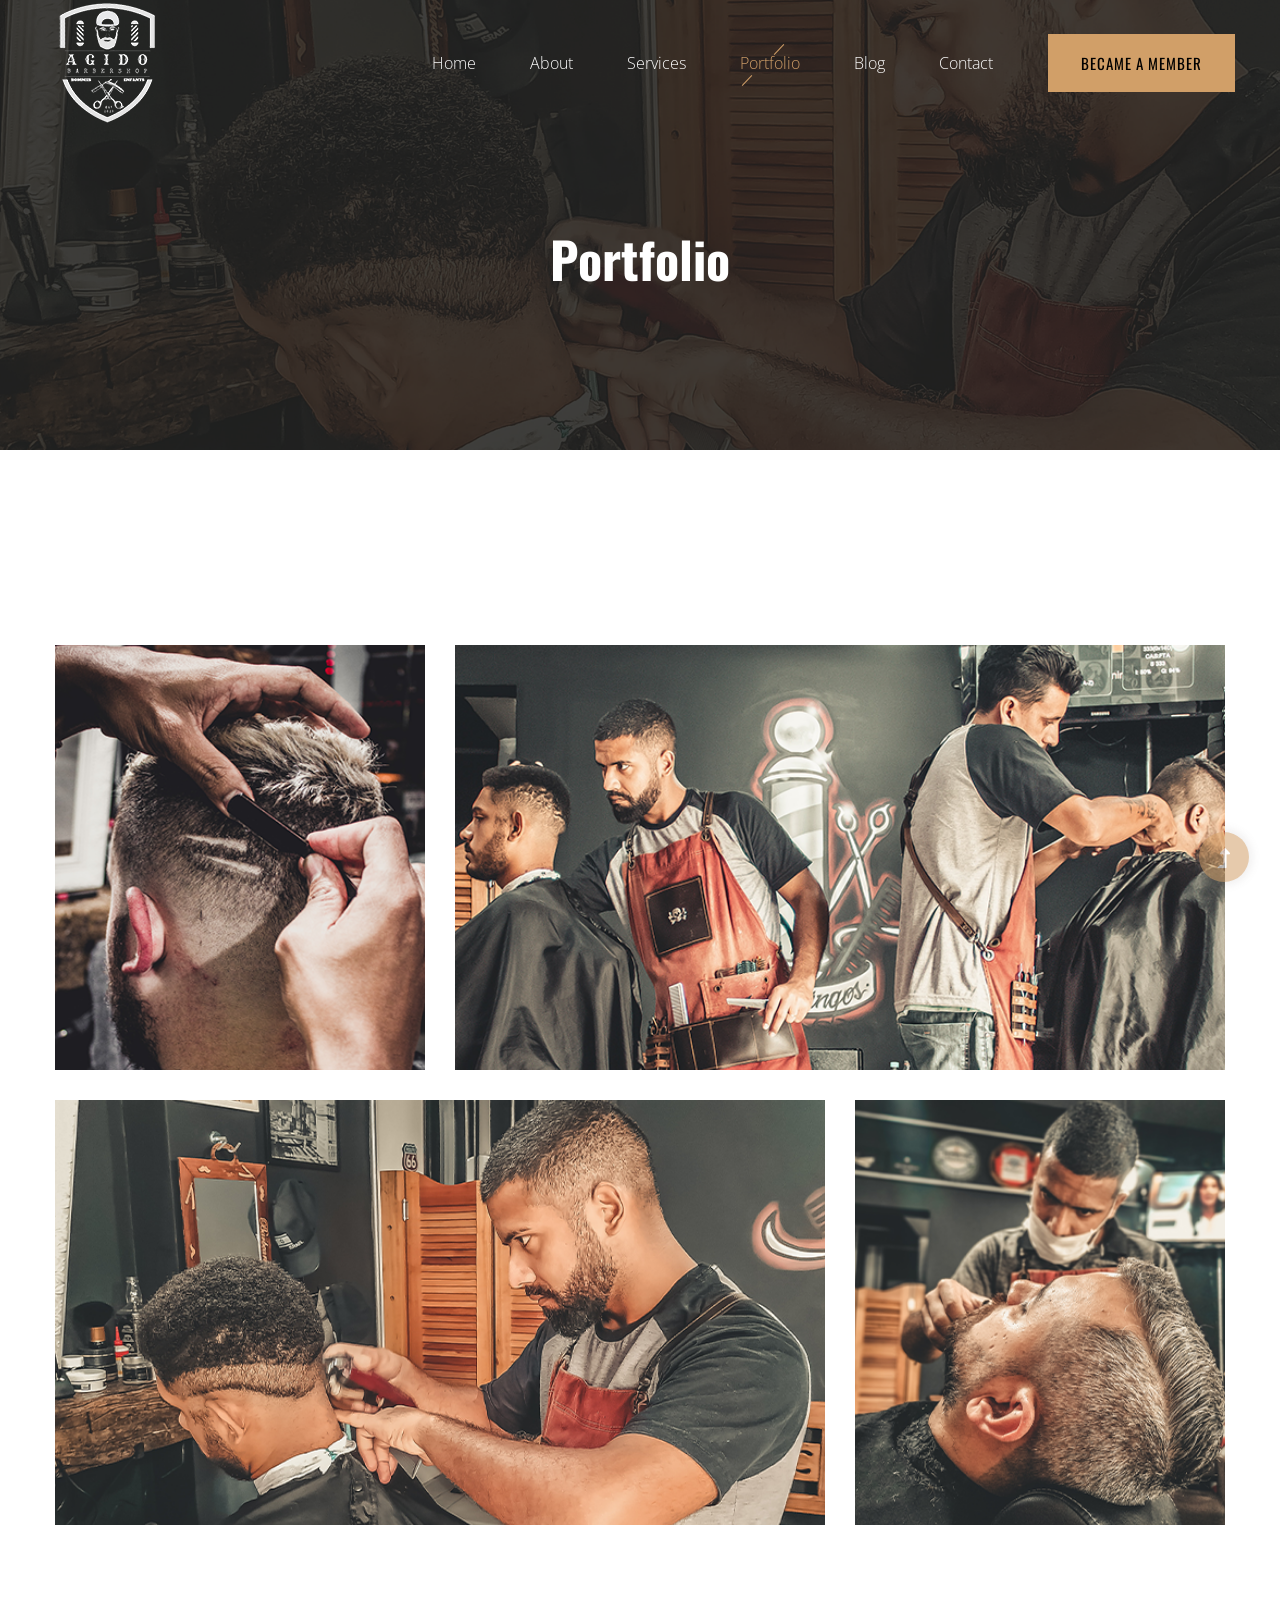
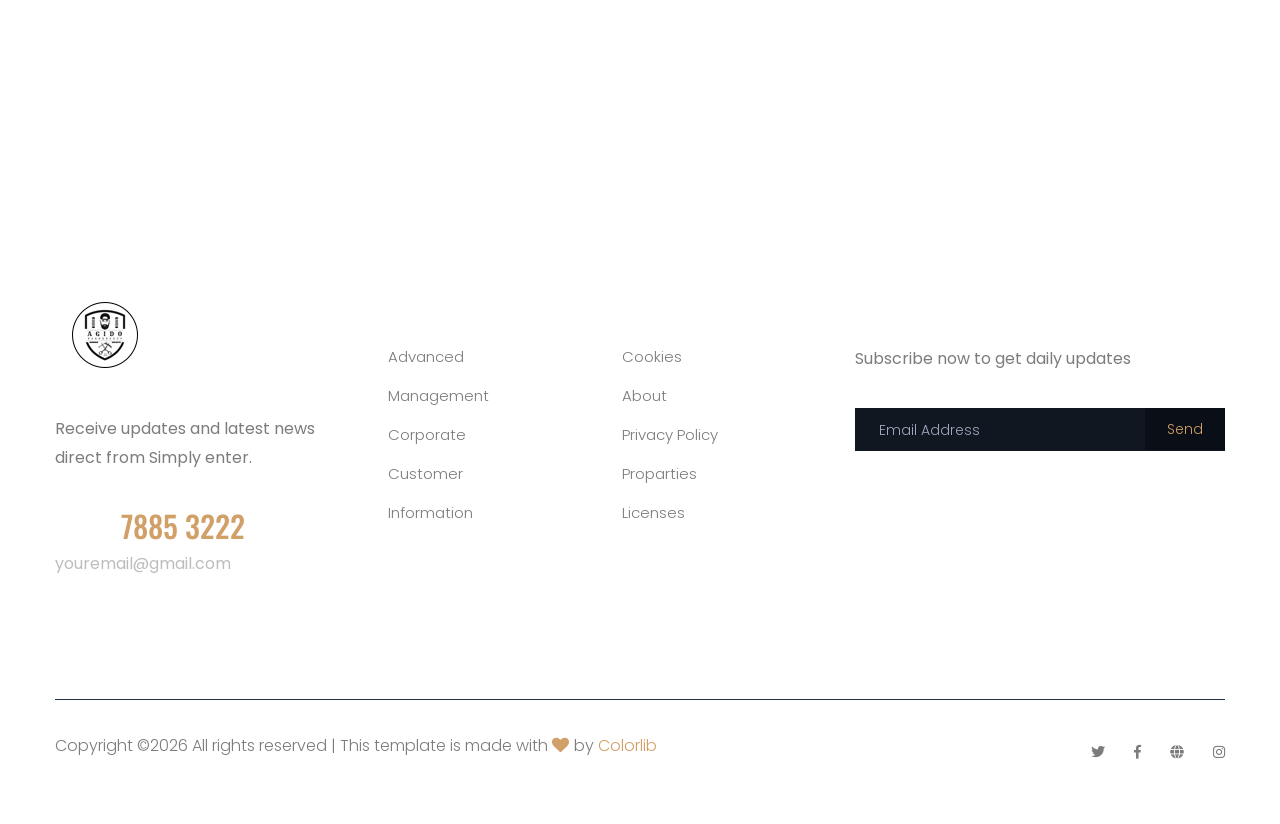
<file: portfolio.html>
<!doctype html>
<html class="no-js" lang="zxx">
<head>
    <meta charset="utf-8">
    <meta http-equiv="x-ua-compatible" content="ie=edge">
    <title> Barber HTML-5 Template </title>
    <meta name="description" content="">
    <meta name="viewport" content="width=device-width, initial-scale=1">
    <link rel="manifest" href="site.webmanifest">
    <link rel="shortcut icon" type="image/x-icon" href="assets/img/favicon2.ico">

	<!-- CSS here -->
	<link rel="stylesheet" href="assets/css/bootstrap.min.css">
	<link rel="stylesheet" href="assets/css/owl.carousel.min.css">
	<link rel="stylesheet" href="assets/css/slicknav.css">
    <link rel="stylesheet" href="assets/css/flaticon.css">
    <link rel="stylesheet" href="assets/css/gijgo.css">
    <link rel="stylesheet" href="assets/css/animate.min.css">
    <link rel="stylesheet" href="assets/css/animated-headline.css">
	<link rel="stylesheet" href="assets/css/magnific-popup.css">
	<link rel="stylesheet" href="assets/css/fontawesome-all.min.css">
	<link rel="stylesheet" href="assets/css/themify-icons.css">
	<link rel="stylesheet" href="assets/css/slick.css">
	<link rel="stylesheet" href="assets/css/nice-select.css">
	<link rel="stylesheet" href="assets/css/style.css">
</head>
<body>
    <!-- ? Preloader Start -->
    <div id="preloader-active">
        <div class="preloader d-flex align-items-center justify-content-center">
            <div class="preloader-inner position-relative">
                <div class="preloader-circle"></div>
                <div class="preloader-img pere-text">
                    <img src="assets/img/logo/loder.png" alt="">
                </div>
            </div>
        </div>
    </div>
    <!-- Preloader Start -->
    <header>
        <!--? Header Start -->
        <div class="header-area header-transparent">
            <div class="main-header header-sticky">
                <div class="container-fluid">
                    <div class="row align-items-center">
                        <!-- Logo -->
                        <div class="col-xl-2 col-lg-2 col-md-1">
                            <div class="logo">
                                <a href="index.html"><img src="assets/img/logo/logo.png" alt=""></a>
                            </div>
                        </div>
                        <div class="col-xl-10 col-lg-10 col-md-10">
                            <div class="menu-main d-flex align-items-center justify-content-end">
                                <!-- Main-menu -->
                                <div class="main-menu f-right d-none d-lg-block">
                                    <nav>
                                        <ul id="navigation">
                                            <li><a href="index.html">Home</a></li>
                                            <li><a href="about.html">About</a></li>
                                            <li><a href="services.html">Services</a></li>
                                            <li class="active"><a href="portfolio.html">Portfolio</a></li>
                                            <li><a href="blog.html">Blog</a>
                                                <ul class="submenu">
                                                    <li><a href="blog.html">Blog</a></li>
                                                    <li><a href="blog_details.html">Blog Details</a></li>
                                                    <li><a href="elements.html">Element</a></li>
                                                </ul>
                                            </li>
                                            <li><a href="contact.html">Contact</a></li>
                                        </ul>
                                    </nav>
                                </div>
                                <div class="header-right-btn f-right d-none d-lg-block ml-30">
                                    <a href="from.html" class="btn header-btn">became a member</a>
                                </div>
                            </div>
                        </div>   
                        <!-- Mobile Menu -->
                        <div class="col-12">
                            <div class="mobile_menu d-block d-lg-none"></div>
                        </div>
                    </div>
                </div>
            </div>
        </div>
        <!-- Header End -->
    </header>
    <main>
        <!--? Hero Start -->
        <div class="slider-area2">
            <div class="slider-height2 d-flex align-items-center">
                <div class="container">
                    <div class="row">
                        <div class="col-xl-12">
                            <div class="hero-cap hero-cap2 pt-70 text-center">
                                <h2>Portfolio</h2>
                            </div>
                        </div>
                    </div>
                </div>
            </div>
        </div>
        <!-- Hero End -->
        <!--? Gallery Area Start -->
        <div class="gallery-area section-padding30">
            <div class="container">
                <div class="row">
                    <div class="col-lg-4 col-md-6 col-sm-6">
                        <div class="box snake mb-30">
                            <div class="gallery-img " style="background-image: url(assets/img/gallery/gallery1.png);"></div>
                            <div class="overlay"></div>
                        </div>
                    </div>
                    <div class="col-lg-8 col-md-6 col-sm-6">
                        <div class="box snake mb-30">
                            <div class="gallery-img " style="background-image: url(assets/img/gallery/gallery2.png);"></div>
                            <div class="overlay"></div>
                        </div>
                    </div>
                    <div class="col-lg-8 col-md-6 col-sm-6">
                        <div class="box snake mb-30">
                            <div class="gallery-img " style="background-image: url(assets/img/gallery/gallery3.png);"></div>
                            <div class="overlay"></div>
                        </div>
                    </div>
                    <div class="col-lg-4 col-md-6 col-sm-6">
                        <div class="box snake mb-30">
                            <div class="gallery-img " style="background-image: url(assets/img/gallery/gallery4.png);"></div>
                            <div class="overlay"></div>
                        </div>
                    </div>
                </div>
            </div>
        </div>
        <!-- Gallery Area End -->
    </main>
    <footer>
        <!--? Footer Start-->
        <div class="footer-area section-bg" data-background="assets/img/gallery/footer_bg.png">
            <div class="container">
                <div class="footer-top footer-padding">
                    <div class="row d-flex justify-content-between">
                        <div class="col-xl-3 col-lg-4 col-md-5 col-sm-8">
                            <div class="single-footer-caption mb-50">
                                <!-- logo -->
                                <div class="footer-logo">
                                    <a href="index.html"><img src="assets/img/logo/logo2_footer.png" alt=""></a>
                                </div>
                                <div class="footer-tittle">
                                    <div class="footer-pera">
                                        <p class="info1">Receive updates and latest news direct from Simply enter.</p>
                                    </div>
                                </div>
                                <div class="footer-number">
                                    <h4><span>+564 </span>7885 3222</h4>
                                    <p>youremail@gmail.com</p>
                                </div>
                            </div>
                        </div>
                        <div class="col-xl-2 col-lg-2 col-md-3 col-sm-5">
                            <div class="single-footer-caption mb-50">
                                <div class="footer-tittle">
                                    <h4>Location </h4>
                                    <ul>
                                        <li><a href="#">Advanced</a></li>
                                        <li><a href="#"> Management</a></li>
                                        <li><a href="#">Corporate</a></li>
                                        <li><a href="#">Customer</a></li>
                                        <li><a href="#">Information</a></li>
                                    </ul>
                                </div>
                            </div>
                        </div>
                        <div class="col-xl-2 col-lg-2 col-md-3 col-sm-5">
                            <div class="single-footer-caption mb-50">
                                <div class="footer-tittle">
                                    <h4>Explore</h4>
                                    <ul>
                                        <li><a href="#">Cookies</a></li>
                                        <li><a href="#">About</a></li>
                                        <li><a href="#">Privacy Policy</a></li>
                                        <li><a href="#">Proparties</a></li>
                                        <li><a href="#">Licenses</a></li>
                                    </ul>
                                </div>
                            </div>
                        </div>
                        <div class="col-xl-4 col-lg-4 col-md-6 col-sm-8">
                            <div class="single-footer-caption mb-50">
                                <div class="footer-tittle">
                                    <h4>Location</h4>
                                    <div class="footer-pera">
                                        <p class="info1">Subscribe now to get daily updates</p>
                                    </div>
                                </div>
                                <!-- Form -->
                                <div class="footer-form">
                                    <div id="mc_embed_signup">
                                        <form target="_blank" action="https://spondonit.us12.list-manage.com/subscribe/post?u=1462626880ade1ac87bd9c93a&amp;id=92a4423d01" method="get" class="subscribe_form relative mail_part" novalidate="true">
                                            <input type="email" name="EMAIL" id="newsletter-form-email" placeholder=" Email Address " class="placeholder hide-on-focus" onfocus="this.placeholder = ''" onblur="this.placeholder = 'Your email address'">
                                            <div class="form-icon">
                                                <button type="submit" name="submit" id="newsletter-submit" class="email_icon newsletter-submit button-contactForm">Send</button>
                                            </div>
                                            <div class="mt-10 info"></div>
                                        </form>
                                    </div>
                                </div>
                            </div>
                        </div>
                    </div>
                </div>
                <div class="footer-bottom">
                    <div class="row d-flex justify-content-between align-items-center">
                        <div class="col-xl-9 col-lg-8">
                            <div class="footer-copy-right">
                                <p><!-- Link back to Colorlib can't be removed. Template is licensed under CC BY 3.0. -->
  Copyright &copy;<script>document.write(new Date().getFullYear());</script> All rights reserved | This template is made with <i class="fa fa-heart" aria-hidden="true"></i> by <a href="https://colorlib.com" target="_blank">Colorlib</a>
  <!-- Link back to Colorlib can't be removed. Template is licensed under CC BY 3.0. --></p>
                            </div>
                        </div>
                        <div class="col-xl-3 col-lg-4">
                            <!-- Footer Social -->
                            <div class="footer-social f-right">
                                <a href="#"><i class="fab fa-twitter"></i></a>
                                <a href="https://www.facebook.com/sai4ull"><i class="fab fa-facebook-f"></i></a>
                                <a href="#"><i class="fas fa-globe"></i></a>
                                <a href="#"><i class="fab fa-instagram"></i></a>
                            </div>
                        </div>
                    </div>
                </div>
            </div>
        </div>
        <!-- Footer End-->
    </footer>
    <!-- Scroll Up -->
    <div id="back-top" >
        <a title="Go to Top" href="#"> <i class="fas fa-level-up-alt"></i></a>
    </div>

    <!-- JS here -->

    <script src="./assets/js/vendor/modernizr-3.5.0.min.js"></script>
    <!-- Jquery, Popper, Bootstrap -->
    <script src="./assets/js/vendor/jquery-1.12.4.min.js"></script>
    <script src="./assets/js/popper.min.js"></script>
    <script src="./assets/js/bootstrap.min.js"></script>
    <!-- Jquery Mobile Menu -->
    <script src="./assets/js/jquery.slicknav.min.js"></script>

    <!-- Jquery Slick , Owl-Carousel Plugins -->
    <script src="./assets/js/owl.carousel.min.js"></script>
    <script src="./assets/js/slick.min.js"></script>
    <!-- One Page, Animated-HeadLin -->
    <script src="./assets/js/wow.min.js"></script>
    <script src="./assets/js/animated.headline.js"></script>
    <script src="./assets/js/jquery.magnific-popup.js"></script>

    <!-- Date Picker -->
    <script src="./assets/js/gijgo.min.js"></script>
    <!-- Nice-select, sticky -->
    <script src="./assets/js/jquery.nice-select.min.js"></script>
    <script src="./assets/js/jquery.sticky.js"></script>
    
    <!-- counter , waypoint,Hover Direction -->
    <script src="./assets/js/jquery.counterup.min.js"></script>
    <script src="./assets/js/waypoints.min.js"></script>
    <script src="./assets/js/jquery.countdown.min.js"></script>
    <script src="./assets/js/hover-direction-snake.min.js"></script>

    <!-- contact js -->
    <script src="./assets/js/contact.js"></script>
    <script src="./assets/js/jquery.form.js"></script>
    <script src="./assets/js/jquery.validate.min.js"></script>
    <script src="./assets/js/mail-script.js"></script>
    <script src="./assets/js/jquery.ajaxchimp.min.js"></script>
    
    <!-- Jquery Plugins, main Jquery -->	
    <script src="./assets/js/plugins.js"></script>
    <script src="./assets/js/main.js"></script>
    
    </body>
</html>
</file>
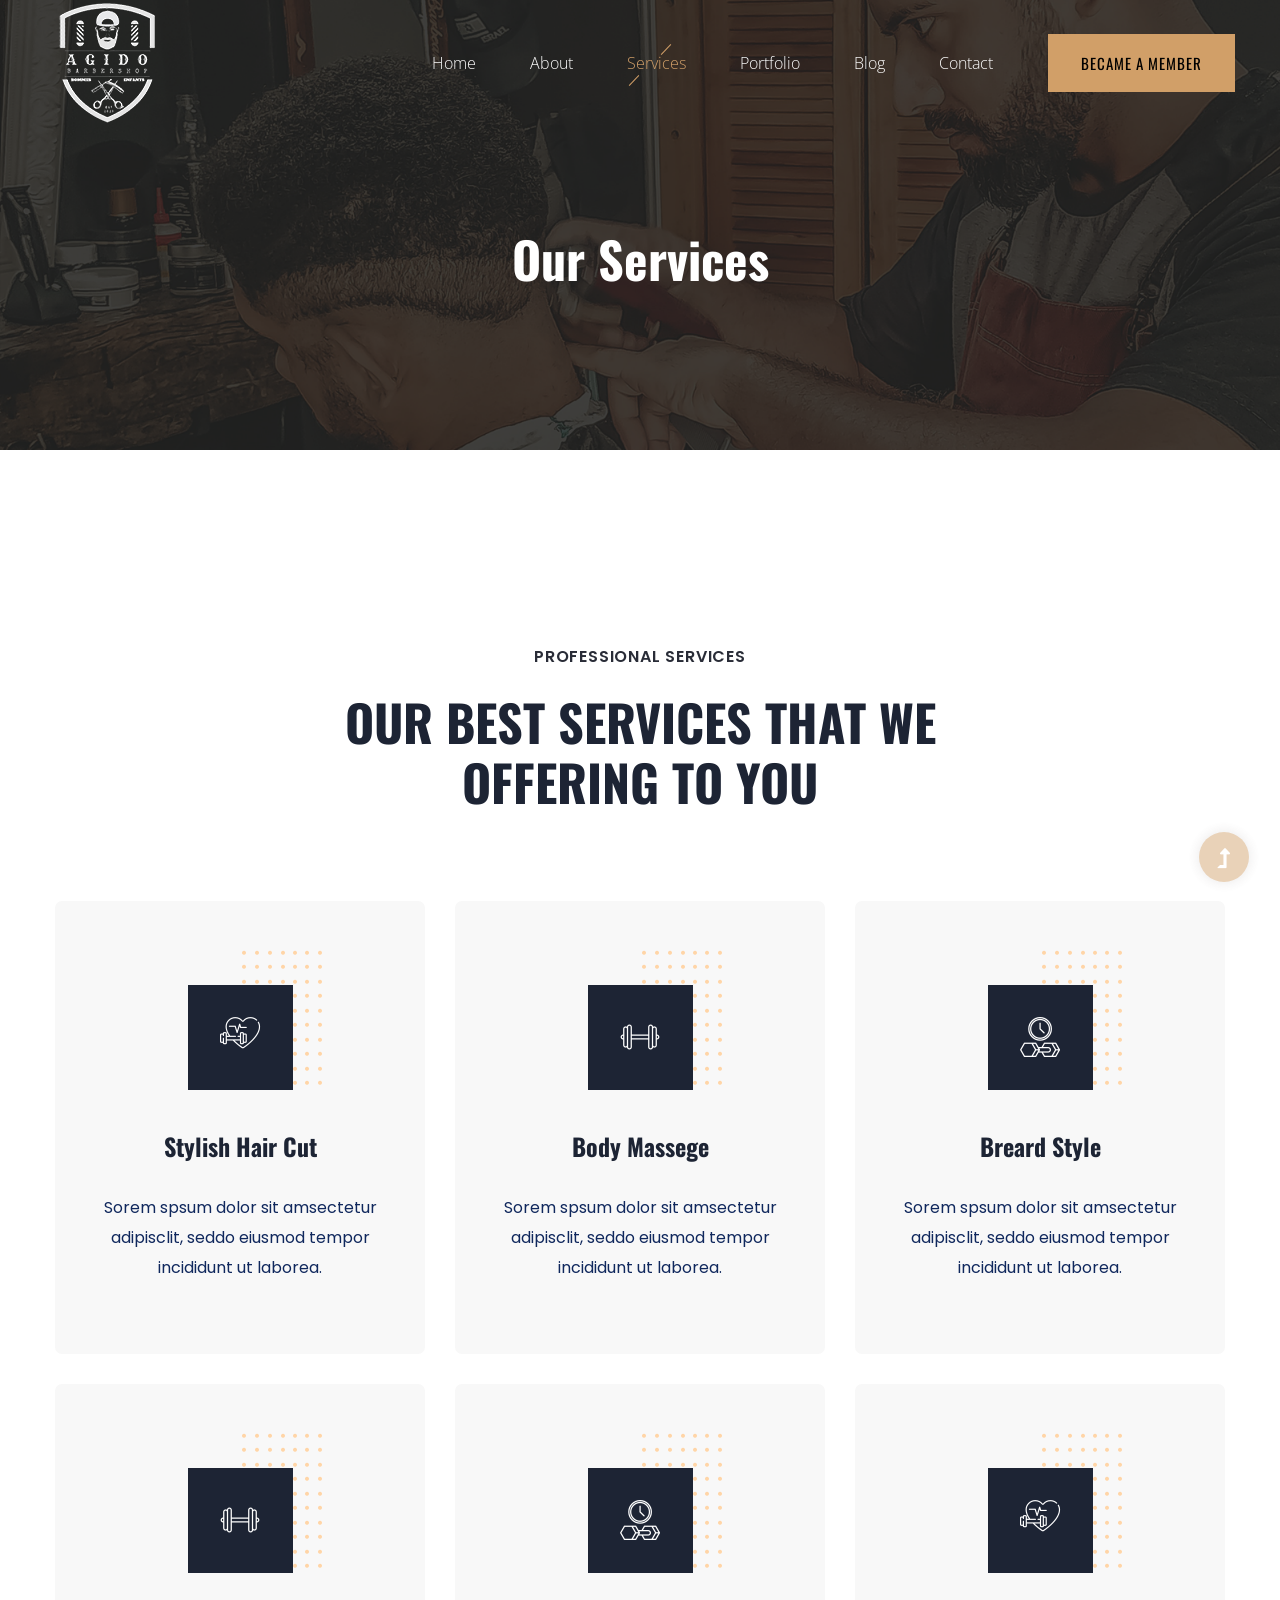
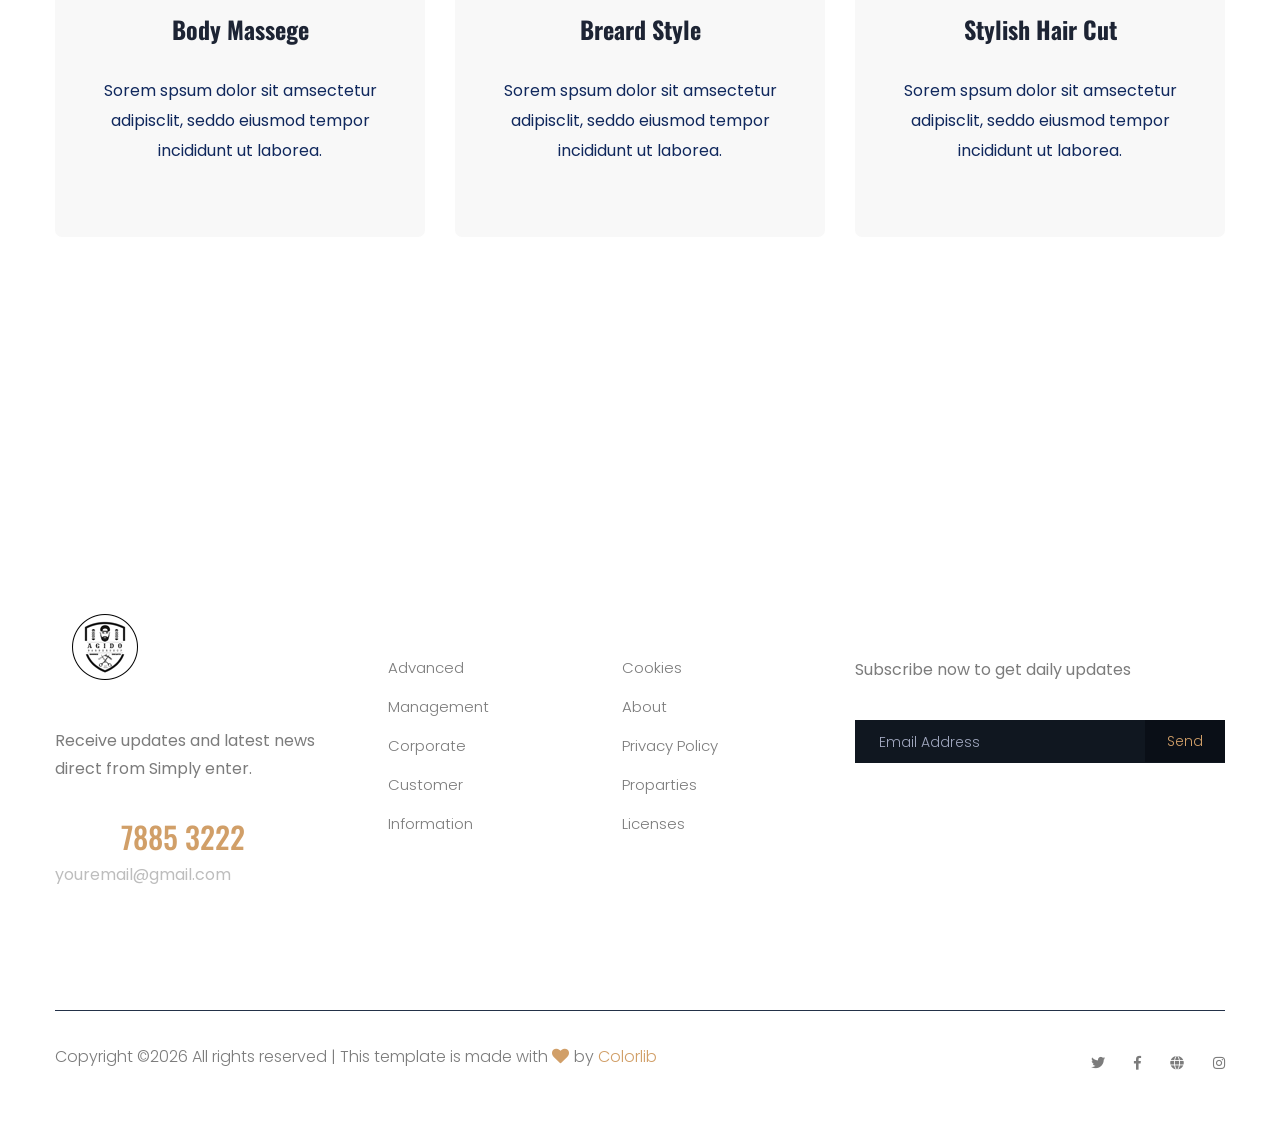
<file: services.html>
<!doctype html>
<html class="no-js" lang="zxx">
<head>
    <meta charset="utf-8">
    <meta http-equiv="x-ua-compatible" content="ie=edge">
    <title> Barber HTML-5 Template </title>
    <meta name="description" content="">
    <meta name="viewport" content="width=device-width, initial-scale=1">
    <link rel="manifest" href="site.webmanifest">
    <link rel="shortcut icon" type="image/x-icon" href="assets/img/favicon2.ico">

	<!-- CSS here -->
	<link rel="stylesheet" href="assets/css/bootstrap.min.css">
	<link rel="stylesheet" href="assets/css/owl.carousel.min.css">
	<link rel="stylesheet" href="assets/css/slicknav.css">
    <link rel="stylesheet" href="assets/css/flaticon.css">
    <link rel="stylesheet" href="assets/css/gijgo.css">
    <link rel="stylesheet" href="assets/css/animate.min.css">
    <link rel="stylesheet" href="assets/css/animated-headline.css">
	<link rel="stylesheet" href="assets/css/magnific-popup.css">
	<link rel="stylesheet" href="assets/css/fontawesome-all.min.css">
	<link rel="stylesheet" href="assets/css/themify-icons.css">
	<link rel="stylesheet" href="assets/css/slick.css">
	<link rel="stylesheet" href="assets/css/nice-select.css">
	<link rel="stylesheet" href="assets/css/style.css">
</head>
<body>
    <!-- ? Preloader Start -->
    <div id="preloader-active">
        <div class="preloader d-flex align-items-center justify-content-center">
            <div class="preloader-inner position-relative">
                <div class="preloader-circle"></div>
                <div class="preloader-img pere-text">
                    <img src="assets/img/logo/loder.png" alt="">
                </div>
            </div>
        </div>
    </div>
    <!-- Preloader Start -->
    <header>
        <!--? Header Start -->
        <div class="header-area header-transparent">
            <div class="main-header header-sticky">
                <div class="container-fluid">
                    <div class="row align-items-center">
                        <!-- Logo -->
                        <div class="col-xl-2 col-lg-2 col-md-1">
                            <div class="logo">
                                <a href="index.html"><img src="assets/img/logo/logo.png" alt=""></a>
                            </div>
                        </div>
                        <div class="col-xl-10 col-lg-10 col-md-10">
                            <div class="menu-main d-flex align-items-center justify-content-end">
                                <!-- Main-menu -->
                                <div class="main-menu f-right d-none d-lg-block">
                                    <nav>
                                        <ul id="navigation">
                                            <li><a href="index.html">Home</a></li>
                                            <li><a href="about.html">About</a></li>
                                            <li class="active"><a href="services.html">Services</a></li>
                                            <li><a href="portfolio.html">Portfolio</a></li>
                                            <li><a href="blog.html">Blog</a>
                                                <ul class="submenu">
                                                    <li><a href="blog.html">Blog</a></li>
                                                    <li><a href="blog_details.html">Blog Details</a></li>
                                                    <li><a href="elements.html">Element</a></li>
                                                </ul>
                                            </li>
                                            <li><a href="contact.html">Contact</a></li>
                                        </ul>
                                    </nav>
                                </div>
                                <div class="header-right-btn f-right d-none d-lg-block ml-30">
                                    <a href="from.html" class="btn header-btn">became a member</a>
                                </div>
                            </div>
                        </div>   
                        <!-- Mobile Menu -->
                        <div class="col-12">
                            <div class="mobile_menu d-block d-lg-none"></div>
                        </div>
                    </div>
                </div>
            </div>
        </div>
        <!-- Header End -->
    </header>
    <main>
        <!--? Hero Start -->
        <div class="slider-area2">
            <div class="slider-height2 d-flex align-items-center">
                <div class="container">
                    <div class="row">
                        <div class="col-xl-12">
                            <div class="hero-cap hero-cap2 pt-70 text-center">
                                <h2>Our Services</h2>
                            </div>
                        </div>
                    </div>
                </div>
            </div>
        </div>
        <!-- Hero End -->
        <!--? Services Area Start -->
        <section class="service-area section-padding30">
            <div class="container">
                <!-- Section Tittle -->
                <div class="row d-flex justify-content-center">
                    <div class="col-xl-7 col-lg-8 col-md-11 col-sm-11">
                        <div class="section-tittle text-center mb-90">
                            <span>Professional Services</span>
                            <h2>Our Best services that  we offering to you</h2>
                        </div>
                    </div>
                </div>
                <!-- Section caption -->
                <div class="row">
                    <div class="col-xl-4 col-lg-4 col-md-6">
                        <div class="services-caption text-center mb-30">
                            <div class="service-icon">
                                <i class="flaticon-healthcare-and-medical"></i>
                            </div> 
                            <div class="service-cap">
                                <h4><a href="#">Stylish Hair Cut</a></h4>
                                <p>Sorem spsum dolor sit amsectetur adipisclit, seddo eiusmod tempor incididunt ut laborea.</p>
                            </div>
                        </div>
                    </div>
                    <div class="col-xl-4 col-lg-4 col-md-6">
                        <div class="services-caption active text-center mb-30">
                            <div class="service-icon">
                                <i class="flaticon-fitness"></i>
                            </div> 
                            <div class="service-cap">
                                <h4><a href="#">Body Massege</a></h4>
                                <p>Sorem spsum dolor sit amsectetur adipisclit, seddo eiusmod tempor incididunt ut laborea.</p>
                            </div>
                        </div>
                    </div> 
                    <div class="col-xl-4 col-lg-4 col-md-6">
                        <div class="services-caption text-center mb-30">
                            <div class="service-icon">
                                <i class="flaticon-clock"></i>
                            </div> 
                            <div class="service-cap">
                                <h4><a href="#">Breard Style</a></h4>
                                <p>Sorem spsum dolor sit amsectetur adipisclit, seddo eiusmod tempor incididunt ut laborea.</p>
                            </div>
                        </div>
                    </div>
                    <div class="col-xl-4 col-lg-4 col-md-6">
                        <div class="services-caption active text-center mb-30">
                            <div class="service-icon">
                                <i class="flaticon-fitness"></i>
                            </div> 
                            <div class="service-cap">
                                <h4><a href="#">Body Massege</a></h4>
                                <p>Sorem spsum dolor sit amsectetur adipisclit, seddo eiusmod tempor incididunt ut laborea.</p>
                            </div>
                        </div>
                    </div> 
                    <div class="col-xl-4 col-lg-4 col-md-6">
                        <div class="services-caption text-center mb-30">
                            <div class="service-icon">
                                <i class="flaticon-clock"></i>
                            </div> 
                            <div class="service-cap">
                                <h4><a href="#">Breard Style</a></h4>
                                <p>Sorem spsum dolor sit amsectetur adipisclit, seddo eiusmod tempor incididunt ut laborea.</p>
                            </div>
                        </div>
                    </div>
                    <div class="col-xl-4 col-lg-4 col-md-6">
                        <div class="services-caption text-center mb-30">
                            <div class="service-icon">
                                <i class="flaticon-healthcare-and-medical"></i>
                            </div> 
                            <div class="service-cap">
                                <h4><a href="#">Stylish Hair Cut</a></h4>
                                <p>Sorem spsum dolor sit amsectetur adipisclit, seddo eiusmod tempor incididunt ut laborea.</p>
                            </div>
                        </div>
                    </div>
                </div>
            </div>
        </section>
        <!-- Services Area End -->
    </main>
    <footer>
        <!--? Footer Start-->
        <div class="footer-area section-bg" data-background="assets/img/gallery/footer_bg.png">
            <div class="container">
                <div class="footer-top footer-padding">
                    <div class="row d-flex justify-content-between">
                        <div class="col-xl-3 col-lg-4 col-md-5 col-sm-8">
                            <div class="single-footer-caption mb-50">
                                <!-- logo -->
                                <div class="footer-logo">
                                    <a href="index.html"><img src="assets/img/logo/logo2_footer.png" alt=""></a>
                                </div>
                                <div class="footer-tittle">
                                    <div class="footer-pera">
                                        <p class="info1">Receive updates and latest news direct from Simply enter.</p>
                                    </div>
                                </div>
                                <div class="footer-number">
                                    <h4><span>+564 </span>7885 3222</h4>
                                    <p>youremail@gmail.com</p>
                                </div>
                            </div>
                        </div>
                        <div class="col-xl-2 col-lg-2 col-md-3 col-sm-5">
                            <div class="single-footer-caption mb-50">
                                <div class="footer-tittle">
                                    <h4>Location </h4>
                                    <ul>
                                        <li><a href="#">Advanced</a></li>
                                        <li><a href="#"> Management</a></li>
                                        <li><a href="#">Corporate</a></li>
                                        <li><a href="#">Customer</a></li>
                                        <li><a href="#">Information</a></li>
                                    </ul>
                                </div>
                            </div>
                        </div>
                        <div class="col-xl-2 col-lg-2 col-md-3 col-sm-5">
                            <div class="single-footer-caption mb-50">
                                <div class="footer-tittle">
                                    <h4>Explore</h4>
                                    <ul>
                                        <li><a href="#">Cookies</a></li>
                                        <li><a href="#">About</a></li>
                                        <li><a href="#">Privacy Policy</a></li>
                                        <li><a href="#">Proparties</a></li>
                                        <li><a href="#">Licenses</a></li>
                                    </ul>
                                </div>
                            </div>
                        </div>
                        <div class="col-xl-4 col-lg-4 col-md-6 col-sm-8">
                            <div class="single-footer-caption mb-50">
                                <div class="footer-tittle">
                                    <h4>Location</h4>
                                    <div class="footer-pera">
                                        <p class="info1">Subscribe now to get daily updates</p>
                                    </div>
                                </div>
                                <!-- Form -->
                                <div class="footer-form">
                                    <div id="mc_embed_signup">
                                        <form target="_blank" action="https://spondonit.us12.list-manage.com/subscribe/post?u=1462626880ade1ac87bd9c93a&amp;id=92a4423d01" method="get" class="subscribe_form relative mail_part" novalidate="true">
                                            <input type="email" name="EMAIL" id="newsletter-form-email" placeholder=" Email Address " class="placeholder hide-on-focus" onfocus="this.placeholder = ''" onblur="this.placeholder = 'Your email address'">
                                            <div class="form-icon">
                                                <button type="submit" name="submit" id="newsletter-submit" class="email_icon newsletter-submit button-contactForm">Send</button>
                                            </div>
                                            <div class="mt-10 info"></div>
                                        </form>
                                    </div>
                                </div>
                            </div>
                        </div>
                    </div>
                </div>
                <div class="footer-bottom">
                    <div class="row d-flex justify-content-between align-items-center">
                        <div class="col-xl-9 col-lg-8">
                            <div class="footer-copy-right">
                                <p><!-- Link back to Colorlib can't be removed. Template is licensed under CC BY 3.0. -->
  Copyright &copy;<script>document.write(new Date().getFullYear());</script> All rights reserved | This template is made with <i class="fa fa-heart" aria-hidden="true"></i> by <a href="https://colorlib.com" target="_blank">Colorlib</a>
  <!-- Link back to Colorlib can't be removed. Template is licensed under CC BY 3.0. --></p>
                            </div>
                        </div>
                        <div class="col-xl-3 col-lg-4">
                            <!-- Footer Social -->
                            <div class="footer-social f-right">
                                <a href="#"><i class="fab fa-twitter"></i></a>
                                <a href="https://www.facebook.com/sai4ull"><i class="fab fa-facebook-f"></i></a>
                                <a href="#"><i class="fas fa-globe"></i></a>
                                <a href="#"><i class="fab fa-instagram"></i></a>
                            </div>
                        </div>
                    </div>
                </div>
            </div>
        </div>
        <!-- Footer End-->
    </footer>
    <!-- Scroll Up -->
    <div id="back-top" >
        <a title="Go to Top" href="#"> <i class="fas fa-level-up-alt"></i></a>
    </div>

    <!-- JS here -->

    <script src="./assets/js/vendor/modernizr-3.5.0.min.js"></script>
    <!-- Jquery, Popper, Bootstrap -->
    <script src="./assets/js/vendor/jquery-1.12.4.min.js"></script>
    <script src="./assets/js/popper.min.js"></script>
    <script src="./assets/js/bootstrap.min.js"></script>
    <!-- Jquery Mobile Menu -->
    <script src="./assets/js/jquery.slicknav.min.js"></script>

    <!-- Jquery Slick , Owl-Carousel Plugins -->
    <script src="./assets/js/owl.carousel.min.js"></script>
    <script src="./assets/js/slick.min.js"></script>
    <!-- One Page, Animated-HeadLin -->
    <script src="./assets/js/wow.min.js"></script>
    <script src="./assets/js/animated.headline.js"></script>
    <script src="./assets/js/jquery.magnific-popup.js"></script>

    <!-- Date Picker -->
    <script src="./assets/js/gijgo.min.js"></script>
    <!-- Nice-select, sticky -->
    <script src="./assets/js/jquery.nice-select.min.js"></script>
    <script src="./assets/js/jquery.sticky.js"></script>
    
    <!-- counter , waypoint,Hover Direction -->
    <script src="./assets/js/jquery.counterup.min.js"></script>
    <script src="./assets/js/waypoints.min.js"></script>
    <script src="./assets/js/jquery.countdown.min.js"></script>
    <script src="./assets/js/hover-direction-snake.min.js"></script>

    <!-- contact js -->
    <script src="./assets/js/contact.js"></script>
    <script src="./assets/js/jquery.form.js"></script>
    <script src="./assets/js/jquery.validate.min.js"></script>
    <script src="./assets/js/mail-script.js"></script>
    <script src="./assets/js/jquery.ajaxchimp.min.js"></script>
    
    <!-- Jquery Plugins, main Jquery -->	
    <script src="./assets/js/plugins.js"></script>
    <script src="./assets/js/main.js"></script>
    
    </body>
</html>
</file>
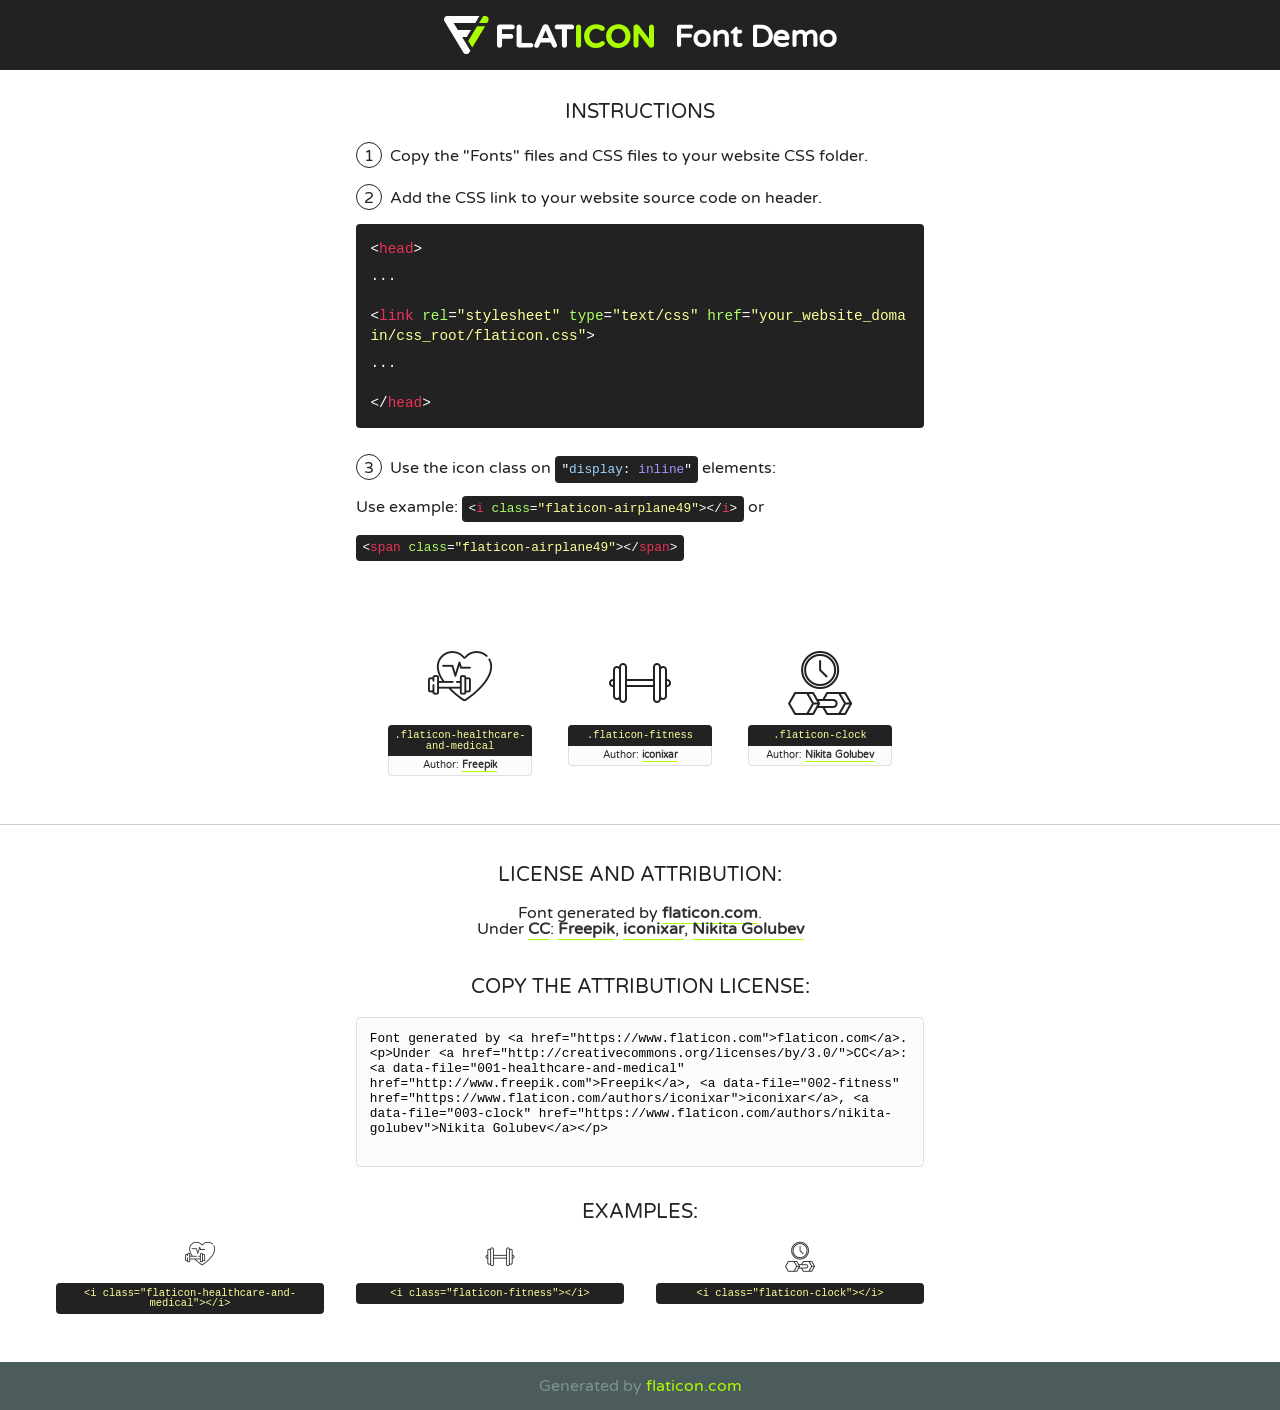
<file: assets/fonts/flaticon.html>
<!DOCTYPE html>
<!--
  Flaticon icon font: Flaticon
  Creation date: 16/05/2020 07:37
-->
<html>
<!DOCTYPE html>
<html>

<head>
    <title>Flaticon WebFont</title>
    <link href="http://fonts.googleapis.com/css?family=Varela+Round" rel="stylesheet" type="text/css" />
    <link rel="stylesheet" type="text/css" href="flaticon.css">
    <meta charset="UTF-8">
    <style>
    html, body, div, span, applet, object, iframe,
    h1, h2, h3, h4, h5, h6, p, blockquote, pre,
    a, abbr, acronym, address, big, cite, code,
    del, dfn, em, img, ins, kbd, q, s, samp,
    small, strike, strong, sub, sup, tt, var,
    b, u, i, center,
    dl, dt, dd, ol, ul, li,
    fieldset, form, label, legend,
    table, caption, tbody, tfoot, thead, tr, th, td,
    article, aside, canvas, details, embed, 
    figure, figcaption, footer, header, hgroup, 
    menu, nav, output, ruby, section, summary,
    time, mark, audio, video {
        margin: 0;
        padding: 0;
        border: 0;
        font-size: 100%;
        font: inherit;
        vertical-align: baseline;
    }
    /* HTML5 display-role reset for older browsers */
    article, aside, details, figcaption, figure, 
    footer, header, hgroup, menu, nav, section {
        display: block;
    }
    body {
        line-height: 1;
    }
    ol, ul {
        list-style: none;
    }
    blockquote, q {
        quotes: none;
    }
    blockquote:before, blockquote:after,
    q:before, q:after {
        content: '';
        content: none;
    }
    table {
        border-collapse: collapse;
        border-spacing: 0;
    }
    body {
        font-family: 'Varela Round', Helvetica, Arial, sans-serif;
        font-size: 16px;
        color: #222;
    }
    a {
        color: #333;
        border-bottom: 1px solid #a9fd00;
        font-weight: bold;
        text-decoration: none;
    }
    * {
        -moz-box-sizing: border-box;
        -webkit-box-sizing: border-box;
        box-sizing: border-box;
        margin: 0;
        padding: 0;
    }
    [class^="flaticon-"]:before, [class*=" flaticon-"]:before, [class^="flaticon-"]:after, [class*=" flaticon-"]:after {
        font-family: Flaticon;
        font-size: 30px;
        font-style: normal;
        margin-left: 20px;
        color: #333;
    }
    .wrapper {
        max-width: 600px;
        margin: auto;
        padding: 0 1em;
    }
    .title {
        font-size: 1.25em;
        text-align: center;
        margin-bottom: 1em;
        text-transform: uppercase;
    }
    header {
        text-align: center;
        background-color: #222;
        color: #fff;
        padding: 1em;
    }
    header .logo {
        width: 210px;
        height: 38px;
        display: inline-block;
        vertical-align: middle;
        margin-right: 1em;
        border: none;
    }
    header strong {
        font-size: 1.95em;
        font-weight: bold;
        vertical-align: middle;
        margin-top: 5px;
        display: inline-block;
    }
    .demo {
        margin: 2em auto;
        line-height: 1.25em;
    }
    .demo ul li {
        margin-bottom: 1em;
    }
    .demo ul li .num {
        color: #222;
        border-radius: 20px;
        display: inline-block;
        width: 26px;
        padding: 3px;
        height: 26px;
        text-align: center;
        margin-right: 0.5em;
        border: 1px solid #222;
    }
    .demo ul li code {
        background-color: #222;
        border-radius: 4px;
        padding: 0.25em 0.5em;
        display: inline-block;
        color: #fff;
        font-family: Consolas,Monaco,Lucida Console,Liberation Mono,DejaVu Sans Mono,Bitstream Vera Sans Mono,Courier New, monospace;
        font-weight: lighter;
        margin-top: 1em;
        font-size: 0.8em;
        word-break: break-all;
    }
    .demo ul li code.big {
        padding: 1em;
        font-size: 0.9em;
    }
    .demo ul li code .red {
        color: #EF3159;
    }
    .demo ul li code .green {
        color: #ACFF65;
    }
    .demo ul li code .yellow {
        color: #FFFF99;
    }
    .demo ul li code .blue {
        color: #99D3FF;
    }
    .demo ul li code .purple {
        color: #A295FF;
    }
    .demo ul li code .dots {
        margin-top: 0.5em;
        display: block;
    }
    #glyphs {
        border-bottom: 1px solid #ccc;
        padding: 2em 0;
        text-align: center;
    }
    .glyph {
        display: inline-block;
        width: 9em;
        margin: 1em;
        text-align: center;
        vertical-align: top;
        background: #FFF;
    }
    .glyph .glyph-icon {
        padding: 10px;
        display: block;
        font-family:"Flaticon";
        font-size: 64px;
        line-height: 1;
    }
    .glyph .glyph-icon:before {
        font-size: 64px;
        color: #222;
        margin-left: 0;
    }
    .class-name {
        font-size: 0.65em;
        background-color: #222;
        color: #fff;
        border-radius: 4px 4px 0 0;
        padding: 0.5em;
        color: #FFFF99;
        font-family: Consolas,Monaco,Lucida Console,Liberation Mono,DejaVu Sans Mono,Bitstream Vera Sans Mono,Courier New, monospace;
    }
    .author-name {
        font-size: 0.6em;
        background-color: #fcfcfd;
        border: 1px solid #DEDEE4;
        border-top: 0;
        border-radius: 0 0 4px 4px;
        padding: 0.5em;
    }
    .class-name:last-child {
        font-size: 10px;
        color:#888;
    }
    .class-name:last-child a {
        font-size: 10px;
        color:#555;
    }
    .class-name:last-child a:hover {
        color:#a9fd00;
    }
    .glyph > input {
        display: block;
        width: 100px;
        margin: 5px auto;
        text-align: center;
        font-size: 12px;
        cursor: text;
    }
    .glyph > input.icon-input {
        font-family:"Flaticon";
        font-size: 16px;
        margin-bottom: 10px;
    }
    .attribution .title {
        margin-top: 2em;
    }
    .attribution textarea {
        background-color: #fcfcfd;
        padding: 1em;
        border: none;
        box-shadow: none;
        border: 1px solid #DEDEE4;
        border-radius: 4px;
        resize: none;
        width: 100%;
        height: 150px;
        font-size: 0.8em;
        font-family: Consolas,Monaco,Lucida Console,Liberation Mono,DejaVu Sans Mono,Bitstream Vera Sans Mono,Courier New, monospace;
        -webkit-appearance: none;
    }
    .iconsuse {
        margin: 2em auto;
        text-align: center;
        max-width: 1200px;
    }
    .iconsuse:after {
        content: '';
        display: table;
        clear: both;
    }
    .iconsuse .image {
        float: left;
        width: 25%;
        padding: 0 1em;
    }
    .iconsuse .image p {
        margin-bottom: 1em;
    }
    .iconsuse .image span {
        display: block;
        font-size: 0.65em;
        background-color: #222;
        color: #fff;
        border-radius: 4px;
        padding: 0.5em;
        color: #FFFF99;
        margin-top: 1em;
        font-family: Consolas,Monaco,Lucida Console,Liberation Mono,DejaVu Sans Mono,Bitstream Vera Sans Mono,Courier New, monospace;
    }
    #footer {
        text-align: center;
        background-color: #4C5B5C;
        color: #7c9192;
        padding: 1em;
    }
    #footer a {
        border: none;
        color: #a9fd00;
        font-weight: normal;
    }
    @media (max-width: 960px) {
        .iconsuse .image {
            width: 50%;
        }
    }
    @media (max-width: 560px) {
        .iconsuse .image {
            width: 100%;
        }
    }
    </style>
</head>

<body class="characters-off">

    <header>
        <a href="https://www.flaticon.com" target="_blank" class="logo">
            <svg version="1.1" xmlns="http://www.w3.org/2000/svg" xmlns:xlink="http://www.w3.org/1999/xlink" xmlns:a="http://ns.adobe.com/AdobeSVGViewerExtensions/3.0/" viewBox="0 0 560.875 102.036" enable-background="new 0 0 560.875 102.036" xml:space="preserve">
                <defs>
                </defs>
                <g>
                    <g class="letters">
                        <path fill="#ffffff" d="M141.596,29.675c0-3.777,2.985-6.767,6.764-6.767h34.438c3.426,0,6.15,2.728,6.15,6.15
                        c0,3.43-2.724,6.149-6.15,6.149h-27.674v13.091h23.719c3.429,0,6.151,2.724,6.151,6.15c0,3.43-2.723,6.149-6.151,6.149h-23.719
                        v17.574c0,3.773-2.986,6.761-6.764,6.761c-3.779,0-6.764-2.989-6.764-6.761V29.675z"></path>
                        <path fill="#ffffff" d="M193.844,29.149c0-3.781,2.985-6.767,6.764-6.767c3.776,0,6.763,2.985,6.763,6.767v42.957h25.039
                        c3.426,0,6.149,2.726,6.149,6.153c0,3.425-2.723,6.15-6.149,6.15h-31.802c-3.779,0-6.764-2.986-6.764-6.768V29.149z"></path>
                        <path fill="#ffffff" d="M241.891,75.71l21.438-48.407c1.492-3.341,4.215-5.357,7.906-5.357h0.792
                        c3.686,0,6.323,2.017,7.815,5.357l21.439,48.407c0.436,0.967,0.701,1.845,0.701,2.723c0,3.602-2.809,6.501-6.414,6.501
                        c-3.161,0-5.269-1.845-6.499-4.655l-4.132-9.661h-27.059l-4.301,10.102c-1.144,2.631-3.426,4.214-6.237,4.214
                        c-3.517,0-6.24-2.81-6.24-6.325C241.1,77.64,241.451,76.677,241.891,75.71z M279.932,58.666l-8.521-20.297l-8.526,20.297H279.932
                        z"></path>
                        <path fill="#ffffff" d="M314.864,35.387H301.86c-3.429,0-6.239-2.813-6.239-6.238c0-3.429,2.811-6.24,6.239-6.24h39.533
                        c3.426,0,6.237,2.811,6.237,6.24c0,3.425-2.811,6.238-6.237,6.238h-13.001v42.785c0,3.773-2.99,6.761-6.764,6.761
                        c-3.779,0-6.764-2.989-6.764-6.761V35.387z"></path>
                        <path fill="#A9FD00" d="M352.615,29.149c0-3.781,2.985-6.767,6.767-6.767c3.774,0,6.761,2.985,6.761,6.767v49.024
                        c0,3.773-2.987,6.761-6.761,6.761c-3.781,0-6.767-2.989-6.767-6.761V29.149z"></path>
                        <path fill="#A9FD00" d="M374.132,53.836v-0.179c0-17.481,13.178-31.801,32.065-31.801c9.22,0,15.459,2.458,20.557,6.238
                        c1.402,1.054,2.637,2.985,2.637,5.357c0,3.692-2.985,6.59-6.681,6.59c-1.845,0-3.071-0.702-4.044-1.319
                        c-3.776-2.813-7.729-4.393-12.562-4.393c-10.364,0-17.831,8.611-17.831,19.154v0.173c0,10.542,7.291,19.329,17.831,19.329
                        c5.715,0,9.492-1.756,13.359-4.834c1.049-0.874,2.458-1.491,4.039-1.491c3.429,0,6.325,2.813,6.325,6.236
                        c0,2.106-1.056,3.78-2.282,4.834c-5.539,4.834-12.036,7.733-21.878,7.733C387.572,85.464,374.132,71.493,374.132,53.836z"></path>
                        <path fill="#A9FD00" d="M433.009,53.836v-0.179c0-17.481,13.79-31.801,32.766-31.801c18.981,0,32.592,14.143,32.592,31.628v0.173
                        c0,17.483-13.785,31.807-32.769,31.807C446.625,85.464,433.009,71.32,433.009,53.836z M484.224,53.836v-0.179
                        c0-10.539-7.725-19.326-18.626-19.326c-10.893,0-18.449,8.611-18.449,19.154v0.173c0,10.542,7.73,19.329,18.626,19.329
                        C476.676,72.986,484.224,64.378,484.224,53.836z"></path>
                        <path fill="#A9FD00" d="M506.233,29.321c0-3.774,2.99-6.763,6.767-6.763h1.401c3.252,0,5.183,1.583,7.029,3.953l26.093,34.265
                        V29.059c0-3.692,2.99-6.677,6.681-6.677c3.683,0,6.671,2.985,6.671,6.677v48.934c0,3.78-2.987,6.765-6.764,6.765h-0.436
                        c-3.257,0-5.188-1.581-7.034-3.953l-27.056-35.492v32.944c0,3.687-2.985,6.676-6.678,6.676c-3.683,0-6.673-2.989-6.673-6.676
                        V29.321z"></path>
                    </g>
                    <g class="insignia">
                        <path fill="#ffffff" d="M48.372,56.137h12.517l11.156-18.537H37.186L25.688,18.539h57.825L94.668,0H9.271
                        C5.925,0,2.842,1.801,1.198,4.716c-1.644,2.907-1.593,6.482,0.134,9.343l50.38,83.501c1.678,2.781,4.689,4.476,7.938,4.476
                        c3.246,0,6.257-1.695,7.935-4.476l2.898-4.804L48.372,56.137z"></path>
                        <g class="i">
                            <path fill="#A9FD00" d="M93.575,18.539h0.031v0.004l21.652,0.004l2.705-4.488c1.727-2.861,1.778-6.436,0.133-9.343
                            C116.454,1.801,113.371,0,110.026,0h-5.294L93.575,18.539z"></path>
                            <polygon fill="#A9FD00" points="88.291,27.356 64.725,66.486 75.519,84.404 109.942,27.356"></polygon>
                        </g>
                    </g>
                </g>
            </svg>
        </a>
        <strong>Font Demo</strong>
    </header>


    <section class="demo wrapper">

        <p class="title">Instructions</p>

        <ul>
            <li>
                <span class="num">1</span>Copy the "Fonts" files and CSS files to your website CSS folder.
            </li>
            <li>
                <span class="num">2</span>Add the CSS link to your website source code on header.
                <code class="big">
                    &lt;<span class="red">head</span>&gt;
                    <br/><span class="dots">...</span>
                    <br/>&lt;<span class="red">link</span> <span class="green">rel</span>=<span class="yellow">"stylesheet"</span> <span class="green">type</span>=<span class="yellow">"text/css"</span> <span class="green">href</span>=<span class="yellow">"your_website_domain/css_root/flaticon.css"</span>&gt;
                    <br/><span class="dots">...</span>
                    <br/>&lt;/<span class="red">head</span>&gt;
                </code>
            </li>

            <li>
                <p>
                    <span class="num">3</span>Use the icon class on <code>"<span class="blue">display</span>:<span class="purple"> inline</span>"</code> elements:
                    <br />
                    Use example: <code>&lt;<span class="red">i</span> <span class="green">class</span>=<span class="yellow">&quot;flaticon-airplane49&quot;</span>&gt;&lt;/<span class="red">i</span>&gt;</code> or <code>&lt;<span class="red">span</span> <span class="green">class</span>=<span class="yellow">&quot;flaticon-airplane49&quot;</span>&gt;&lt;/<span class="red">span</span>&gt;</code>
            </li>
        </ul>

    </section>




   <section id="glyphs">          
    
      
        <div class="glyph"><div class="glyph-icon flaticon-healthcare-and-medical"></div>
            <div class="class-name">.flaticon-healthcare-and-medical</div>
            <div class="author-name">Author: <a data-file="001-healthcare-and-medical" href="http://www.freepik.com">Freepik</a> </div> 
        </div>        
        
        <div class="glyph"><div class="glyph-icon flaticon-fitness"></div>
            <div class="class-name">.flaticon-fitness</div>
            <div class="author-name">Author: <a data-file="002-fitness" href="https://www.flaticon.com/authors/iconixar">iconixar</a> </div> 
        </div>        
        
        <div class="glyph"><div class="glyph-icon flaticon-clock"></div>
            <div class="class-name">.flaticon-clock</div>
            <div class="author-name">Author: <a data-file="003-clock" href="https://www.flaticon.com/authors/nikita-golubev">Nikita Golubev</a> </div> 
        </div>        
        

    </section>



    <section class="attribution wrapper"   style="text-align:center;">

      <div class="title">License and attribution:</div><div class="attrDiv">Font generated by <a href="https://www.flaticon.com">flaticon.com</a>. <div><p>Under <a href="http://creativecommons.org/licenses/by/3.0/">CC</a>: <a data-file="001-healthcare-and-medical" href="http://www.freepik.com">Freepik</a>, <a data-file="002-fitness" href="https://www.flaticon.com/authors/iconixar">iconixar</a>, <a data-file="003-clock" href="https://www.flaticon.com/authors/nikita-golubev">Nikita Golubev</a></p>  </div>
      </div>
      <div class="title">Copy the Attribution License:</div>

    <textarea onclick="this.focus();this.select();">Font generated by &lt;a href=&quot;https://www.flaticon.com&quot;&gt;flaticon.com&lt;/a&gt;. <p>Under <a href="http://creativecommons.org/licenses/by/3.0/">CC</a>: <a data-file="001-healthcare-and-medical" href="http://www.freepik.com">Freepik</a>, <a data-file="002-fitness" href="https://www.flaticon.com/authors/iconixar">iconixar</a>, <a data-file="003-clock" href="https://www.flaticon.com/authors/nikita-golubev">Nikita Golubev</a></p>  
     </textarea>

    </section>

    <section class="iconsuse">

          <div class="title">Examples:</div>            
             
            <div class="image">
                <p>
                    <i class="glyph-icon flaticon-healthcare-and-medical"></i> 
                    <span>&lt;i class=&quot;flaticon-healthcare-and-medical&quot;&gt;&lt;/i&gt;</span>
                </p>
            </div>
            
            <div class="image">
                <p>
                    <i class="glyph-icon flaticon-fitness"></i> 
                    <span>&lt;i class=&quot;flaticon-fitness&quot;&gt;&lt;/i&gt;</span>
                </p>
            </div>
            
            <div class="image">
                <p>
                    <i class="glyph-icon flaticon-clock"></i> 
                    <span>&lt;i class=&quot;flaticon-clock&quot;&gt;&lt;/i&gt;</span>
                </p>
            </div>
                       
        </div>
                            
    </section>

<div id="footer">
    <div>Generated by <a href="https://www.flaticon.com">flaticon.com</a>
    </div>
</div>



</body>
</html>
</file>
<file: assets/css/flaticon.css>
/*
  	Flaticon icon font: Flaticon
  	Creation date: 16/05/2020 07:37
  	*/

@font-face {
  font-family: "Flaticon";
  src: url("../fonts/Flaticon.eot");
  src: url("../fonts/Flaticon.eot?#iefix") format("embedded-opentype"),
       url("../fonts/Flaticon.woff2") format("woff2"),
       url("../fonts/Flaticon.woff") format("woff"),
       url("../fonts/Flaticon.ttf") format("truetype"),
       url("../fonts/Flaticon.svg#Flaticon") format("svg");
  font-weight: normal;
  font-style: normal;
}

@media screen and (-webkit-min-device-pixel-ratio:0) {
  @font-face {
    font-family: "Flaticon";
    src: url("../fonts/Flaticon.svg#Flaticon") format("svg");
  }
}

[class^="flaticon-"]:before, [class*=" flaticon-"]:before,
[class^="flaticon-"]:after, [class*=" flaticon-"]:after {   
  font-family: Flaticon;
font-style: normal;
}

.flaticon-healthcare-and-medical:before { content: "\f100"; }
.flaticon-fitness:before { content: "\f101"; }
.flaticon-clock:before { content: "\f102"; }
</file>
<file: assets/css/gijgo.css>
.gj-button {
    background-color: #f5f5f5;
    border: 1px solid #ddd;
    color: #000;
    border-radius: 3px;
    padding: 6px 10px;
    cursor: pointer;
}

.gj-unselectable {
    -webkit-touch-callout: none;
    -webkit-user-select: none;
    -khtml-user-select: none;
    -moz-user-select: none;
    -ms-user-select: none;
    user-select: none;
}

.gj-row {
    display: -webkit-box;
    display: -ms-flexbox;
    display: flex;
    -ms-flex-wrap: wrap;
    flex-wrap: wrap;
}

.gj-margin-left-5 {
    margin-left: 5px;
}

.gj-margin-left-10 {
    margin-left: 10px;
}

.gj-width-full {
    width: 100%;
}

.gj-cursor-pointer {
    cursor: pointer;
}

.gj-text-align-center {
    text-align: center;
}

.gj-font-size-16 {
    font-size: 16px;
}

.gj-hidden {
    display: none;
}

/** Material Design */
.gj-button-md {
    background: 0 0;
    border: none;
    border-radius: 2px;
    color: rgba(0, 0, 0, 0.87);
    position: relative;
    height: 36px;
    margin: 0;
    min-width: 64px;
    padding: 0 16px;
    display: inline-block;
    font-family: "Roboto","Helvetica","Arial",sans-serif;
    font-size: 1rem;
    font-weight: 500;
    text-transform: uppercase;
    letter-spacing: 0;
    overflow: hidden;
    will-change: box-shadow;
    transition: box-shadow .2s cubic-bezier(.4,0,1,1),background-color .2s cubic-bezier(.4,0,.2,1),color .2s cubic-bezier(.4,0,.2,1);
    outline: none;
    cursor: pointer;
    text-decoration: none;
    text-align: center;
    line-height: 36px;
    vertical-align: middle;
    overflow: hidden;
    -webkit-user-select: none;
    -moz-user-select: none;
    -ms-user-select: none;
    user-select: none;
}

.gj-button-md:hover {
    background-color: rgba(158,158,158,.2);
}

.gj-button-md:disabled {
    color: rgba(0,0,0,.26);
    background: 0 0;
}

.gj-button-md .material-icons,
.gj-button-md .gj-icon {
    vertical-align: middle;
    /*font-size: 1.3rem;
    margin-right: 4px;*/
}

.gj-button-md.gj-button-md-icon {
    width: 24px;
    height: 31px;
    min-width: 24px;
    padding: 0px;
    display: table;
}

.gj-button-md.gj-button-md-icon .material-icons,
.gj-button-md.gj-button-md-icon .gj-icon {
    display: table-cell;
    margin-right: 0px;
    width: 24px;
    height: 24px;
}

.gj-button-md.active {
    background-color: rgba(158,158,158,.4);
}

.gj-button-md-group {
    position: relative;
    display: inline-block;
    vertical-align: middle;
}
.gj-textbox-md {
	/* border: none; */
	/* border-bottom: 1px solid rgba(0,0,0,.42); */
	display: block;
	font-family: "Helvetica","Arial",sans-serif;
	font-size: 16px;
	line-height: 16px;
	/* padding: 4px 0px; */
	margin: 0;
	/* width: 100%; */
	background: 0 0;
	/* text-align: ; */
	color: rgba(0,0,0,.87);
	padding-left: 44px;
	border: 1px solid #dca73a;
	/* padding: 15px 15px; */
	/* text-align: center; */
	width: 177px;
	height: 55px;
	border-radius: 5px;
}
.gj-textbox-md:focus,
.gj-textbox-md:active {
    /* border-bottom: 2px solid rgba(0,0,0,.42); */
    outline: none;
}

.gj-textbox-md::placeholder {
    color: #8e8e8e;
}

.gj-textbox-md:-ms-input-placeholder {
    color: #8e8e8e;
}

.gj-textbox-md::-ms-input-placeholder {
    color: #8e8e8e;
}

.gj-md-spacer-24 {
    min-width: 24px;
    width: 24px;
    display: inline-block;
}

.gj-md-spacer-32 {
    min-width: 32px;
    width: 32px;
    display: inline-block;
}

.gj-modal {
    position: fixed;
    top: 0;
    right: 0;
    bottom: 0;
    left: 0;
    z-index: 1203;
    display: none;
    overflow: hidden;
    -webkit-overflow-scrolling: touch;
    outline: 0;
    background-color: rgba(0, 0, 0, 0.54118);
    transition: 200ms ease opacity;
    will-change: opacity;
}

/* List */
ul.gj-list li [data-role="wrapper"] {
    display: table;
    width: 100%;
}

ul.gj-list li [data-role="checkbox"] {
    display: table-cell;
    vertical-align:middle;
    text-align:center;
}

ul.gj-list li [data-role="image"] {
    display: table-cell;
    vertical-align:middle;
    text-align:center;
}

ul.gj-list li [data-role="display"] {
    display: table-cell;
    vertical-align:middle;
    cursor: pointer;
}

ul.gj-list li [data-role="display"]:empty:before {
  content: "\200b"; /* unicode zero width space character */
}

/* List - Bootstrap */
ul.gj-list-bootstrap {
    padding-left: 0px;
    margin-bottom: 0px;
}

ul.gj-list-bootstrap li {
    padding: 0px;
}

ul.gj-list-bootstrap li [data-role="wrapper"] {
    padding: 0px 10px;
}

ul.gj-list-bootstrap li [data-role="checkbox"] {
    width: 24px;
    padding: 3px;
}

ul.gj-list-bootstrap li [data-role="image"] {
    width: 24px;
    height: 24px;
}

ul.gj-list-bootstrap li [data-role="display"] {
    padding: 8px 0px 8px 4px;
}

.list-group-item.active ul li, .list-group-item.active:focus ul li, .list-group-item.active:hover ul li {
    text-shadow: none;
    color:initial;
}

/* List - Material Design */
ul.gj-list-md {
    padding: 0px;
    list-style: none;
    list-style-type: none;
    line-height: 24px;
    letter-spacing: 0;
    color: #616161; /* Gray 700 */
}

ul.gj-list-md li {
    display: list-item;
    list-style-type: none;
    padding: 0px;
    min-height: unset;
    box-sizing: border-box;
    align-items: center;
    cursor: default;
    overflow: hidden;

    font-family: "Roboto","Helvetica","Arial",sans-serif;
    font-size: 16px;
    font-weight: 400;
    letter-spacing: .04em;
    line-height: 1;
    
    -webkit-flex-direction: row;
    -ms-flex-direction: row;
    flex-direction: row;
    -webkit-flex-wrap: nowrap;
    -ms-flex-wrap: nowrap;
    flex-wrap: nowrap;
}

ul.gj-list-md li [data-role="checkbox"] {
    height: 24px;
    width: 24px;
}

ul.gj-list-md li [data-role="image"] {
    height: 24px;
    width: 24px;
}

ul.gj-list-md li [data-role="display"] {
    padding: 8px 0px 8px 5px;
    order: 0;
    flex-grow: 2;
    text-decoration: none;
    box-sizing: border-box;
    align-items: center;
    text-align: left;
    color: rgba(0,0,0,.87);
}

ul.gj-list-md li.disabled>[data-role="wrapper"]>[data-role="display"] {
    color: #9E9E9E; /* Gray 500 */
}

.gj-list-md-active {
    background: #e0e0e0;
    color: #3f51b5;
}


/* Picker */
.gj-picker {
    position: absolute;
    z-index: 1203;
    background-color: #fff;
}

.gj-picker .selected {
    color: #fff;
}

/* Material Design */
.gj-picker-md {
    font-family: "Roboto","Helvetica","Arial",sans-serif;
    font-size: 16px;
    font-weight: 400;
    letter-spacing: .04em;
    line-height: 1;
    color: rgba(0,0,0,.87);
    border: 1px solid #E0E0E0;
}

.gj-modal .gj-picker-md {
    border: 0px;
}

.gj-picker-md [role="header"] {
    color: rgba(255, 255, 255, 0.54);
    display: flex;
    background: #2196f3;
    align-items: baseline;
    user-select: none;
    justify-content: center;
}

.gj-picker-md [role="footer"] {
    float: right;
    padding: 10px;
}

.gj-picker-md [role="footer"] button.gj-button-md {
    color: #2196f3;
    font-weight: bold;
    font-size: 13px;
}

/* Bootstrap */
.gj-picker-bootstrap {
    border-radius: 4px;
    border: 1px solid #E0E0E0;
}

.gj-picker-bootstrap .selected {
    color: #888;
}

.gj-picker-bootstrap [role="header"] {
    background: #eee;
    color: #AAA;
}
@font-face {
    font-family: 'gijgo-material';
    src: url('../fonts/gijgo-material.eot?235541');
    src: url('../fonts/gijgo-material.eot?235541#iefix') format('embedded-opentype'), url('../fonts/gijgo-material.ttf?235541') format('truetype'), url('../fonts/gijgo-material.woff?235541') format('woff'), url('../fonts/gijgo-material.svg?235541#gijgo-material') format('svg');
    font-weight: normal;
    font-style: normal;
}

.gj-icon {
    /* use !important to prevent issues with browser extensions that change fonts */
    font-family: 'gijgo-material' !important;
    font-size: 24px;
    speak: none;
    font-style: normal;
    font-weight: normal;
    font-variant: normal;
    text-transform: none;
    line-height: 1;
    /* Enable Ligatures ================ */
    letter-spacing: 0;
    -webkit-font-feature-settings: "liga";
    -moz-font-feature-settings: "liga=1";
    -moz-font-feature-settings: "liga";
    -ms-font-feature-settings: "liga" 1;
    font-feature-settings: "liga";
    -webkit-font-variant-ligatures: discretionary-ligatures;
    font-variant-ligatures: discretionary-ligatures;
    /* Better Font Rendering =========== */
    -webkit-font-smoothing: antialiased;
    -moz-osx-font-smoothing: grayscale;
}

.gj-icon.undo:before {
    content: "\e900";
}

.gj-icon.vertical-align-top:before {
    content: "\e901";
}

.gj-icon.vertical-align-center:before {
    content: "\e902";
}

.gj-icon.vertical-align-bottom:before {
    content: "\e903";
}

.gj-icon.arrow-dropup:before {
    content: "\e904";
}

.gj-icon.clock:before {
    content: "\e905";
}

.gj-icon.refresh:before {
    content: "\e906";
}

.gj-icon.last-page:before {
    content: "\e907";
}

.gj-icon.first-page:before {
    content: "\e908";
}

.gj-icon.cancel:before {
    content: "\e909";
}

.gj-icon.clear:before {
    content: "\e90a";
}

.gj-icon.check-circle:before {
    content: "\e90b";
}

.gj-icon.delete:before {
    content: "\e90c";
}

.gj-icon.arrow-upward:before {
    content: "\e90d";
}

.gj-icon.arrow-forward:before {
    content: "\e90e";
}

.gj-icon.arrow-downward:before {
    content: "\e90f";
}

.gj-icon.arrow-back:before {
    content: "\e910";
}

.gj-icon.list-numbered:before {
    content: "\e911";
}

.gj-icon.list-bulleted:before {
    content: "\e912";
}

.gj-icon.indent-increase:before {
    content: "\e913";
}

.gj-icon.indent-decrease:before {
    content: "\e914";
}

.gj-icon.redo:before {
    content: "\e915";
}

.gj-icon.align-right:before {
    content: "\e916";
}

.gj-icon.align-left:before {
    content: "\e917";
}

.gj-icon.align-justify:before {
    content: "\e918";
}

.gj-icon.align-center:before {
    content: "\e919";
}

.gj-icon.strikethrough:before {
    content: "\e91a";
}

.gj-icon.italic:before {
    content: "\e91b";
}

.gj-icon.underlined:before {
    content: "\e91c";
}

.gj-icon.bold:before {
    content: "\e91d";
}

.gj-icon.arrow-dropdown:before {
    content: "\e91e";
}

.gj-icon.done:before {
    content: "\e91f";
}

.gj-icon.pencil:before {
    content: "\e920";
}

.gj-icon.minus:before {
    content: "\e921";
}

.gj-icon.plus:before {
    content: "\e922";
}

.gj-icon.chevron-up:before {
    content: "\e923";
}

.gj-icon.chevron-right:before {
    content: "\e924";
}

.gj-icon.chevron-down:before {
    content: "\e925";
}

.gj-icon.chevron-left:before {
    content: "\e926";
}

.gj-icon.event:before {
    content: "\e927";
}
.gj-draggable {
    cursor: move;
}
.gj-resizable-handle {
    position: absolute;
    font-size: 0.1px;
    display: block;
    -ms-touch-action: none;
    touch-action: none;
    z-index: 1203;
}

.gj-resizable-n {
    cursor: n-resize;
    height: 7px;
    width: 100%;
    top: -5px;
    left: 0;
}
.gj-resizable-e {
    cursor: e-resize;
    width: 7px;
    right: -5px;
    top: 0;
    height: 100%;
}
.gj-resizable-s {
    cursor: s-resize;
    height: 7px;
    width: 100%;
    bottom: -5px;
    left: 0;
}
.gj-resizable-w {
	cursor: w-resize;
	width: 7px;
	left: -5px;
	top: 0;
	height: 100%;
}
.gj-resizable-se {
	cursor: se-resize;
	width: 12px;
	height: 12px;
	right: 1px;
	bottom: 1px;
}
.gj-resizable-sw {
	cursor: sw-resize;
	width: 9px;
	height: 9px;
	left: -5px;
	bottom: -5px;
}
.gj-resizable-nw {
	cursor: nw-resize;
	width: 9px;
	height: 9px;
	left: -5px;
	top: -5px;
}
.gj-resizable-ne {
	cursor: ne-resize;
	width: 9px;
	height: 9px;
	right: -5px;
	top: -5px;
}

.gj-dialog-footer {
    position: absolute;
    bottom: 0px;
    width: 100%;
    margin-top: 0px;
}

.gj-dialog-scrollable [data-role="body"] {
    overflow-x: hidden;
    overflow-y: scroll;
}

/** Bootstrap 3 **/
.gj-dialog-bootstrap {
    overflow: hidden;
    z-index: 1202;
}

.gj-dialog-bootstrap [data-role="title"] {
    display: inline;
}
.gj-dialog-bootstrap [data-role="close"] {
    line-height: 1.42857143;
}

/** Bootstrap 4 **/
.gj-dialog-bootstrap4 {
    overflow: hidden;
    z-index: 1202;
}

.gj-dialog-bootstrap4 [data-role="title"] {
    display: inline;
}
.gj-dialog-bootstrap4 [data-role="close"] {
    line-height: 1.5;
}

/** Material Design **/
.gj-dialog-md {
    background-color: #FFF;
    overflow: hidden;
    border: none;
    box-shadow: 0 11px 15px -7px rgba(0,0,0,.2), 0 24px 38px 3px rgba(0,0,0,.14), 0 9px 46px 8px rgba(0,0,0,.12);
    box-sizing: border-box;
    position: relative;
    display: -webkit-box;
    display: -webkit-flex;
    display: -ms-flexbox;
    display: flex;
    -webkit-box-orient: vertical;
    -webkit-box-direction: normal;
    -webkit-flex-direction: column;
    -ms-flex-direction: column;
    flex-direction: column;
    -webkit-background-clip: padding-box;
    background-clip: padding-box;
    outline: 0;
    z-index: 1202;
}

.gj-dialog-md-header {
    padding: 24px 24px 0px 24px;
    font-family: "Roboto","Helvetica","Arial",sans-serif;
}

.gj-dialog-md-title {
    margin: 0;
    font-weight: 400;
    display: inline;
    line-height: 28px;
    font-size: 20px;
}

.gj-dialog-md-close {
    -webkit-appearance: none;
    padding: 0;
    cursor: pointer;
    background: 0 0;
    border: 0;
    float: right;
    line-height: 28px;
    font-size: 28px;
}

.gj-dialog-md-body {
    padding: 20px 24px 24px 24px;
    color: rgba(0,0,0,.54);
    font-family: "Helvetica","Arial",sans-serif;
    font-size: 14px;
    font-weight: 400;
    line-height: 20px;
}

.gj-dialog-md-footer {
    padding: 8px 8px 8px 24px;
    display: -webkit-flex;
    display: -ms-flexbox;
    display: flex;
    -webkit-flex-direction: row-reverse;
    -ms-flex-direction: row-reverse;
    flex-direction: row-reverse;
    -webkit-flex-wrap: wrap;
    -ms-flex-wrap: wrap;
    flex-wrap: wrap;

    box-sizing: border-box;
}

.gj-dialog-md-footer>*:first-child {
    margin-right: 0;
}

.gj-dialog-md-footer>* {
    margin-right: 8px;
    height: 36px;
}
DIV.gj-grid-wrapper {
    margin: auto;
    position: relative;
    clear:both;
    z-index: 1;
}

TABLE.gj-grid {
    margin: auto;    
    border-collapse: collapse;
    width: 100%;
    table-layout: fixed;
}

TABLE.gj-grid THEAD TH [data-role="selectAll"] {
    margin: auto;
}

TABLE.gj-grid THEAD TH [data-role="title"] {
    display: inline-block;
}

TABLE.gj-grid THEAD TH [data-role="sorticon"] {
    display: inline-block;
}

TABLE.gj-grid THEAD TH {
    overflow: hidden;
    text-overflow: ellipsis;
}

TABLE.gj-grid.autogrow-header-row THEAD TH {
    overflow: auto;
    text-overflow: initial;
    white-space: pre-wrap;
    -ms-word-break: break-word;
    word-break: break-word;
}

TABLE.gj-grid > tbody > tr > td {
    overflow: hidden;
    position: relative;
}

table.gj-grid tbody div[data-role="display"] {
    vertical-align: middle;
    text-indent: 0;
    white-space: pre-wrap;
    -ms-word-break: break-word;
    word-break: break-word;
}

table.gj-grid.fixed-body-rows tbody div[data-role="display"] {
    overflow: hidden;
    text-overflow: ellipsis;
    white-space: nowrap;
    -ms-word-break: initial;
    word-break: initial;
}

table.gj-grid tfoot DIV[data-role="display"] {
    vertical-align: middle;
    text-indent: 0;
    display: flex;
}

TABLE.gj-grid .fa {
    padding: 2px;
}

TABLE.gj-grid > tbody > tr > td > div {
    padding: 2px;
    overflow: hidden;
}

DIV.gj-grid-wrapper DIV.gj-grid-loading-cover
{
    background: #BBBBBB;
    opacity: 0.5;
    position: absolute;
    vertical-align: middle;
}

DIV.gj-grid-wrapper DIV.gj-grid-loading-text
{
    position: absolute;
    font-weight: bold;
}

/* Bootstrap Theme */
table.gj-grid-bootstrap thead th {
    background-color: #f5f5f5;
    vertical-align:middle;
}

table.gj-grid-bootstrap thead th [data-role="sorticon"] {
    margin-left: 5px;
}

table.gj-grid-bootstrap thead th [data-role="sorticon"] i.gj-icon,
table.gj-grid-bootstrap thead th [data-role="sorticon"] i.material-icons {
    position: absolute;
    font-size: 20px;
    top: 15px;
}

table.gj-grid-bootstrap tbody tr td div[data-role="display"] {
    padding: 0px;
}

.gj-grid-bootstrap-4 .gj-checkbox-bootstrap {
    display: inline-block;
    padding-top: 2px;
}

.gj-grid-bootstrap-4 tbody tr.active {
    background-color: rgba(0,0,0,.075);
}

/* Material Design Theme */
.gj-grid-md {
    position: relative;
    border: 1px solid #e0e0e0;
    border-collapse: collapse;
    white-space: nowrap;
    font-size: 13px;
    font-family: "Roboto","Helvetica","Arial",sans-serif;
    background-color: #fff;
}

.gj-grid-md td:first-of-type, .gj-grid-md th:first-of-type {
    padding-left: 24px;
}

.gj-grid-md th {
    position: relative;
    vertical-align: bottom;
    font-weight: 700;
    line-height: 31px;
    letter-spacing: 0;
    height: 56px;
    font-size: 12px;
    color: rgba(0,0,0,.54);
    padding-bottom: 8px;
    box-sizing: border-box;
    padding: 12px 18px;
    text-align: right;
}

.gj-grid-md td {
    position: relative;
    height: 48px;
    border-top: 1px solid #e0e0e0;
    border-bottom: 1px solid #e0e0e0;
    padding: 12px 18px;
    box-sizing: border-box;
    text-align: left;
    color: rgba(0,0,0,.87);
}

.gj-grid-md tbody tr {
    position: relative;
    height: 48px;
    transition-duration: .28s;
    transition-timing-function: cubic-bezier(.4,0,.2,1);
    transition-property: background-color;
}

.gj-grid-md tbody tr:hover {
    background-color: #EEEEEE; /* Gray 200 */
}

.gj-grid-md tbody tr.gj-grid-md-select {
    background-color: #F5F5F5; /* Grey 100 */
}


table.gj-grid-md thead th [data-role="sorticon"] {
    margin-left: 5px;
}

table.gj-grid-md thead th [data-role="sorticon"] i.gj-icon,
table.gj-grid-md thead th [data-role="sorticon"] i.material-icons {
    position: absolute;
    font-size: 16px;
    top: 19px;
}

table.gj-grid-md thead th.gj-grid-select-all {
    padding-bottom: 3px;
}
/* Hide all prioritized columns by default */
@media only all {
	th.display-1120,
	td.display-1120,
	th.display-960,
	td.display-960,
	th.display-800,
	td.display-800,
	th.display-640,
	td.display-640,
	th.display-480,
	td.display-480,
	th.display-320,
	td.display-320 {
		display: none;
	}
}

/* Show at 320px (20em x 16px) */
@media screen and (min-width: 20em) {
	TABLE.gj-grid-bootstrap th.display-320,
	TABLE.gj-grid-bootstrap td.display-320 {
		display: table-cell;
	}
}
/* Show at 480px (30em x 16px) */
@media screen and (min-width: 30em) {
	TABLE.gj-grid-bootstrap th.display-480,
	TABLE.gj-grid-bootstrap td.display-480 {
		display: table-cell;
	}
}
/* Show at 640px (40em x 16px) */
@media screen and (min-width: 40em) {
	TABLE.gj-grid-bootstrap th.display-640,
	TABLE.gj-grid-bootstrap td.display-640 {
		display: table-cell;
	}
}
/* Show at 800px (50em x 16px) */
@media screen and (min-width: 50em) {
	TABLE.gj-grid-bootstrap th.display-800,
	TABLE.gj-grid-bootstrap td.display-800 {
		display: table-cell;
	}
}
/* Show at 960px (60em x 16px) */
@media screen and (min-width: 60em) {
	TABLE.gj-grid-bootstrap th.display-960,
	TABLE.gj-grid-bootstrap td.display-960 {
		display: table-cell;
	}
}
/* Show at 1,120px (70em x 16px) */
@media screen and (min-width: 70em) {
	TABLE.gj-grid-bootstrap th.display-1120,
	TABLE.gj-grid-bootstrap td.display-1120 {
		display: table-cell;
	}
}

/* Material Design Theme */
.gj-grid-md tfoot tr th {
    padding-right: 14px;
}

.gj-grid-md tfoot tr[data-role="pager"] .gj-grid-mdl-pager-label {
    padding-left: 5px;
    padding-right: 5px;
}

.gj-grid-md tfoot tr[data-role="pager"] .gj-dropdown-md {
    margin-left: 12px;
}

.gj-grid-md tfoot tr[data-role="pager"] .gj-dropdown-md [role="presenter"] {
    font-size: 12px;
    font-weight: bold;
    color: rgba(0,0,0,.54);
}

.gj-grid-md tfoot tr[data-role="pager"] .gj-dropdown-md [role="presenter"] [role="display"] {
    text-align: right;
}

.gj-grid-md tfoot tr[data-role="pager"] .gj-grid-md-limit-select {
    margin-left: 10px;
    font-size: 12px;
    font-weight: bold;
    color: rgba(0,0,0,.54);
}

/* Bootstrap */
.gj-grid-bootstrap tfoot tr[data-role="pager"] th {
    line-height: 30px;
    background-color: #f5f5f5;
}

.gj-grid-bootstrap tfoot tr[data-role="pager"] th > div > div {
    margin-right: 5px;
}

.gj-grid-bootstrap tfoot tr[data-role="pager"] th > div > button {
    margin-right: 5px;
}

.gj-grid-bootstrap-4 tfoot tr[data-role="pager"] th > div button {
    height: 34px;
}

.gj-grid-bootstrap-4 tfoot tr[data-role="pager"] th div .gj-dropdown-bootstrap-4 .gj-dropdown-expander-mi .gj-icon {
    top: 5px;
}

.gj-grid-bootstrap-3 tfoot tr[data-role="pager"] th > div > input {
    margin-right: 5px;
    width: 40px;
    text-align: right;
    display: inline-block;
    font-weight: bold;
}

.gj-grid-bootstrap-4 tfoot tr[data-role="pager"] th > div > div.input-group {
    width: 40px;
}

.gj-grid-bootstrap-4 tfoot tr[data-role="pager"] th > div > div.input-group input {
    text-align: right;
    font-weight: bold;
    height: 34px;
    padding-top: 2px;
    padding-bottom: 6px;
}

.gj-grid-bootstrap tfoot tr[data-role="pager"] th > div > select {
    display: inline-block;
    margin-right: 5px;
    width: 60px;
}

.gj-grid-bootstrap tfoot tr[data-role="pager"] th .gj-dropdown-bootstrap .gj-list-bootstrap [data-role="display"] {
    line-height: 14px;
}

.gj-grid-bootstrap tfoot tr[data-role="pager"] th .gj-dropdown-bootstrap [role="presenter"] [role="display"] {
    font-weight: bold;
}

.gj-grid-bootstrap tfoot tr[data-role="pager"] th .gj-dropdown-bootstrap-3 [role="presenter"] {
    padding: 2px 8px;
}

.gj-grid-bootstrap tfoot tr[data-role="pager"] th .gj-dropdown-bootstrap-4 [role="presenter"] {
    padding: 1px 8px;
}
.gj-grid thead tr th div.gj-grid-column-resizer-wrapper {
    position: relative;
    width: 100%;
    height: 0px; 
    top: 0px; 
    left: 0px; 
    padding: 0px;
}

span.gj-grid-column-resizer {
    position: absolute;
    right: 0px;
    width: 10px;
    top: -100px;
    height: 300px;
    z-index: 1203;
    cursor: e-resize;
}

.gj-grid-resize-cursor {
    cursor: e-resize;
}
.gj-grid-md tbody tr.gj-grid-top-border td {
  border-top: 2px solid #777;
}
.gj-grid-md tbody tr.gj-grid-bottom-border td {
  border-bottom: 2px solid #777;
}

.gj-grid-bootstrap tbody tr.gj-grid-top-border td {
  border-top: 2px solid #777;
}
.gj-grid-bootstrap tbody tr.gj-grid-bottom-border td {
  border-bottom: 2px solid #777;
}
.gj-grid-md thead tr th.gj-grid-left-border,
.gj-grid-md tbody tr td.gj-grid-left-border
{
    border-left: 3px solid #777;
}
.gj-grid-md thead tr th.gj-grid-right-border,
.gj-grid-md tbody tr td.gj-grid-right-border
{
    border-right: 3px solid #777;
}

.gj-grid-bootstrap thead tr th.gj-grid-left-border,
.gj-grid-bootstrap tbody tr td.gj-grid-left-border
{
    border-left: 5px solid #ddd;
}
.gj-grid-bootstrap thead tr th.gj-grid-right-border,
.gj-grid-bootstrap tbody tr td.gj-grid-right-border
{
    border-right: 5px solid #ddd;
}
.gj-dirty {
    position: absolute;
    top: 0px;
    left: 0px;
    border-style: solid;
    border-width: 3px;
    border-color: #f00 transparent transparent #f00;
    padding: 0;
    overflow: hidden;
    vertical-align: top;
}

/* Material Design */
.gj-grid-md tbody tr td.gj-grid-management-column {
    padding: 3px;
}

.gj-grid-md tbody tr td[data-mode="edit"] {
    padding: 0px 18px;
}

.gj-grid-md tbody .gj-dropdown-md [role="presenter"] [role="display"] {
    padding: 0px;
}

/* Bootstrap */
.gj-grid-bootstrap tbody tr td[data-mode="edit"] {
    padding: 0px;
}

.gj-grid-bootstrap tbody tr td[data-mode="edit"] [data-role="edit"] {
    padding: 0px;
}

/* Bootstrap 3 */
.gj-grid-bootstrap-3 tbody tr td.gj-grid-management-column {
    padding: 3px;
}

.gj-grid-bootstrap-3 tbody tr td[data-mode="edit"] {
    height: 38px;
}

.gj-grid-bootstrap-3 tbody tr td[data-mode="edit"] [data-role="edit"] input[type="text"] {
    height: 37px;
    padding: 8px;
}

.gj-grid-bootstrap-3 tbody tr td[data-mode="edit"] .gj-dropdown-bootstrap [role="presenter"] {
    border: 0px;
    border-radius: 0px;
    height: 37px;
    padding-left: 8px;
}

.gj-grid-bootstrap-3 tbody tr td[data-mode="edit"] .gj-datepicker-bootstrap {
    height: 37px;
}

.gj-grid-bootstrap-3 tbody tr td[data-mode="edit"] .gj-datepicker-bootstrap [role="input"] {
    height: 37px;
    border:0px;
    border-radius: 0px;
}

.gj-grid-bootstrap-3 tbody tr td[data-mode="edit"] .gj-datepicker-bootstrap [role="right-icon"] {
    border:0px;
    border-radius: 0px;
}

.gj-grid-bootstrap-3 tbody tr td[data-mode="edit"] .gj-checkbox-bootstrap {
    display: inline-block;
    padding-top: 10px;
    height: 32px;
}

/* Bootstrap 4 */
.gj-grid-bootstrap-4 tbody tr td.gj-grid-management-column {
    padding: 6px;
}

.gj-grid-bootstrap-4 tbody tr td[data-mode="edit"] [data-role="edit"] input[type="text"] {
    height: 48px;
    padding-left: 12px;
}

.gj-grid-bootstrap-4 tbody tr td[data-mode="edit"] .gj-dropdown-bootstrap [role="presenter"] {
    border: 0px;
    border-radius: 0px;
    height: 48px;
    padding-left: 12px;
    font-family: -apple-system,system-ui,BlinkMacSystemFont,"Segoe UI",Roboto,"Helvetica Neue",Arial,sans-serif;
}

.gj-grid-bootstrap-4 tbody tr td[data-mode="edit"] .gj-dropdown-bootstrap-4 [role="expander"].gj-dropdown-expander-mi .gj-icon,
.gj-grid-bootstrap-4 tbody tr td[data-mode="edit"] .gj-dropdown-bootstrap-4 [role="expander"].gj-dropdown-expander-mi .material-icons {
    top: 13px;
}

.gj-grid-bootstrap-4 tbody tr td[data-mode="edit"] .gj-datepicker-bootstrap {
    height: 48px;
}

.gj-grid-bootstrap-4 tbody tr td[data-mode="edit"] .gj-datepicker-bootstrap [role="input"] {
    height: 48px;
    border:0px;
    border-radius: 0px;
}

.gj-grid-bootstrap-4 tbody tr td[data-mode="edit"] .gj-datepicker-bootstrap [role="right-icon"] {
    background-color: #fff;
}

.gj-grid-bootstrap-4 tbody tr td[data-mode="edit"] .gj-datepicker-bootstrap [role="right-icon"] button {
    border: 0px;
    border-radius: 0px;
    width: 43px;
    position: relative;
}

.gj-grid-bootstrap-4 tbody tr td[data-mode="edit"] .gj-datepicker-bootstrap [role="right-icon"] .gj-icon,
.gj-grid-bootstrap-4 tbody tr td[data-mode="edit"] .gj-datepicker-bootstrap [role="right-icon"] .material-icons {
    top: 13px;
    left: 10px;
    font-size: 24px;
}

.gj-grid-bootstrap-4 tbody tr td[data-mode="edit"] .gj-checkbox-bootstrap {
    display: inline-block;
    padding-top: 15px;
    height: 42px;
}
.gj-grid-md thead tr[data-role="filter"] th {
    border-top: 1px solid #e0e0e0;
}

div.gj-grid-wrapper div.gj-grid-bootstrap-toolbar {
    background-color: #f5f5f5;
    padding: 8px;
    font-weight: bold;
    border: 1px solid #ddd;
}

div.gj-grid-wrapper div.gj-grid-bootstrap-4-toolbar {
    background-color: #f5f5f5;
    padding: 12px;
    font-weight: bold;
    border: 1px solid #ddd;
}

div.gj-grid-wrapper div.gj-grid-md-toolbar {
    font-weight: bold;
    font-size: 24px;
    font-family: "Helvetica","Arial",sans-serif;
    background-color: rgb(255, 255, 255);
    
    border-top: 1px solid #e0e0e0;
    border-left: 1px solid #e0e0e0;
    border-right: 1px solid #e0e0e0;
    border-bottom: 0px;
    border-collapse: collapse;

    padding: 0 18px 0px 18px;
    line-height: 56px;
}
table.gj-grid-scrollable tbody {
    overflow-y: auto;
    overflow-x: hidden;
    display: block;
}

/* Material Design */
table.gj-grid-md.gj-grid-scrollable {
    border-bottom: 0px;
}

table.gj-grid-md.gj-grid-scrollable tbody {
    border-right: 1px solid #e0e0e0;
    border-bottom: 1px solid #e0e0e0;
}

table.gj-grid-md.gj-grid-scrollable tfoot {
    border-bottom: 1px solid #e0e0e0;
}

/* Bootstrap 3 */
table.gj-grid-bootstrap.gj-grid-scrollable {
    border-bottom: 0px;
}

table.gj-grid-bootstrap.gj-grid-scrollable tbody {
    border-right: 1px solid #ddd;
    border-bottom: 1px solid #ddd;
}

table.gj-grid-bootstrap.gj-grid-scrollable tbody tr[data-role="row"]:first-child td {
    border-top: 0px;
}

table.gj-grid-bootstrap.gj-grid-scrollable tbody tr[data-role="row"] td:first-child {
    border-left: 0px;
}

table.gj-grid-bootstrap.gj-grid-scrollable tbody tr[data-role="row"] td:last-child {
    border-right: 0px;
}

table.gj-grid-bootstrap.gj-grid-scrollable tfoot {
    border-bottom: 1px solid #ddd;
}

ul.gj-list li [data-role="spacer"] {
    display: table-cell;
}

ul.gj-list li [data-role="expander"] {
    display: table-cell;
    vertical-align:middle;
    text-align:center;
    cursor: pointer;
}

[data-type="tree"] ul li [data-role="expander"].gj-tree-material-icons-expander {
    width: 24px;
}

[data-type="tree"] ul li [data-role="expander"].gj-tree-font-awesome-expander {
    width: 24px;
}

[data-type="tree"] ul li [data-role="expander"].gj-tree-glyphicons-expander {
    width: 24px;
}

[data-type="tree"] ul li [data-role="expander"].gj-tree-glyphicons-expander .glyphicon {
    top: 4px;
    height: 24px;
}

/* Bootstrap Theme */
.gj-tree-bootstrap-3 ul.gj-list-bootstrap li {
    border: 0px;
    border-radius: 0px;
    color: #333;
}

.gj-tree-bootstrap-3 ul.gj-list-bootstrap li.active {
    color: #fff;
}

.gj-tree-bootstrap-3 ul.gj-list-bootstrap li.disabled {
    color: #777;
    background-color: #eee;
}

.gj-tree-bootstrap-4 ul.gj-list-bootstrap li {
    border: 0px;
    border-radius: 0px;
    color: #212529;
}

.gj-tree-bootstrap-4 ul.gj-list-bootstrap li.active {
    color: #fff;
}

.gj-tree-bootstrap-4 ul.gj-list-bootstrap li.disabled {
    color: #868e96;
}

.gj-tree-bootstrap-4 ul.gj-list-bootstrap li ul.gj-list-bootstrap {
    width: 100%;
}

.gj-tree-bootstrap-border ul.gj-list-bootstrap li {
    border: 1px solid #ddd;
}

.gj-tree-bootstrap-border ul.gj-list-bootstrap li ul.gj-list-bootstrap li {
    border-left: 0px;
    border-right: 0px;
}

.gj-tree-bootstrap-border ul.gj-list-bootstrap li:first-child {
    border-top-left-radius: 4px;
    border-top-right-radius: 4px;
}

.gj-tree-bootstrap-border ul.gj-list-bootstrap li:last-child {
    border-bottom-left-radius: 4px;
    border-bottom-right-radius: 4px;
}

.gj-tree-bootstrap-border ul.gj-list-bootstrap li ul.gj-list-bootstrap li:first-child {
    border-top-left-radius: 0px;
    border-top-right-radius: 0px;
}

.gj-tree-bootstrap-border ul.gj-list-bootstrap li ul.gj-list-bootstrap li:last-child {
    border-bottom: 0px;
    border-bottom-left-radius: 0px;
    border-bottom-right-radius: 0px;
}

ul.gj-list-bootstrap li [data-role="expander"].gj-tree-material-icons-expander {
    padding-top: 8px;
    padding-bottom: 4px;
}

ul.gj-list-bootstrap li [data-role="expander"].gj-tree-material-icons-expander .gj-icon {
    width: 24px;
    height: 24px;
}

/* Material Design Theme */
ul.gj-list-md li.disabled > [data-role="wrapper"] > [data-role="expander"] {
    color: #9E9E9E; /* Gray 500 */
}

.gj-tree-md-border ul.gj-list-md li {
    border: 1px solid #616161; /* Gray 700 */
    margin-bottom: -1px;
}

.gj-tree-md-border ul.gj-list-md li ul.gj-list-md li {
    border-left: 0px;
    border-right: 0px;
}

.gj-tree-md-border ul.gj-list-md li ul.gj-list-md li:last-child {
    border-bottom: 0px;
}
.gj-tree-drop-above {    
    border-top: 1px solid #000;
}

.gj-tree-drop-below {
    border-bottom: 1px solid #000;
}

.gj-tree-bootstrap-3 ul.gj-list-bootstrap li [data-role="wrapper"].drop-above {
    border-top: 2px solid #000;
}

.gj-tree-bootstrap-3 ul.gj-list-bootstrap li [data-role="wrapper"].drop-below {
    border-bottom: 2px solid #000;
}

.gj-tree-bootstrap-4 ul.gj-list-bootstrap li [data-role="wrapper"].drop-above {
    border-top: 2px solid #000;
}

.gj-tree-bootstrap-4 ul.gj-list-bootstrap li [data-role="wrapper"].drop-below {
    border-bottom: 2px solid #000;
}

.gj-tree-drag-el {
    padding: 0px;
    margin: 0px;
    z-index: 1203;
}

.gj-tree-drag-el li {
    padding: 0px;
    margin: 0px;
}

.gj-tree-drag-el [data-role="wrapper"] {
    cursor: move;
    display: table;
}

.gj-tree-drag-el [data-role="indicator"] {
    width: 14px;
    padding: 0px 3px;
    display: table-cell;
    vertical-align: middle;
    text-align: center;
}

.gj-tree-bootstrap-drag-el li.list-group-item {
    border: 0px;
    background: unset;
}

.gj-tree-bootstrap-drag-el [data-role="indicator"] {
    width: 24px;
    height: 24px;
    padding: 0px;
}

.gj-tree-md-drag-el [data-role="indicator"] {
    width: 24px;
    height: 24px;
    padding: 0px;
}
/* Bootstrap */
.gj-checkbox-bootstrap {
    min-width: 0;
    font-size: 0;
    font-weight: normal;
    margin: 0px;
    text-align: center;
    width: 18px;
    height: 18px;
    position: relative;
    display: inline;
}

.gj-checkbox-bootstrap input[type="checkbox"] {
    display: none;
    margin-bottom: -12px;
}

.gj-checkbox-bootstrap span {
    background: #fff;
    display: block;
    content: " ";
    width: 18px;
    height: 18px;
    line-height: 11px;
    font-size: 11px;
    padding: 2px;
    color: #555555;
    border: 1px solid #CCCCCC;
    border-radius: 3px;
    transition: box-shadow 0.2s linear, border-color 0.2s linear;
    cursor: pointer;
    margin: auto;
}

.gj-checkbox-bootstrap input[type="checkbox"]:focus + span:before {
    outline: 0;
    box-shadow: 0 0 0 0 #66afe9, 0 0 6px rgba(102, 175, 233, .6);
    border-color: #66afe9;
}

.gj-checkbox-bootstrap input[type="checkbox"][disabled] + span {
    opacity: 0.6;
    cursor: not-allowed;
}

/* Bootstrap 4 */
.gj-checkbox-bootstrap.gj-checkbox-bootstrap-4 span {
    line-height: 16px;
    padding: 0px;
}

.gj-checkbox-bootstrap-4.gj-checkbox-material-icons input[type="checkbox"]:checked + span:after {
    font-size: 16px;
}

.gj-checkbox-bootstrap-4.gj-checkbox-material-icons input[type="checkbox"]:indeterminate + span:after {
    font-size: 16px;
}

/* Material Design */
.gj-checkbox-md {
    min-width: 0;
    font-size: 0;
    font-weight: normal;
    margin: 0px;
    text-align: center;
    width: 16px;
    height: 16px;
    position: relative;
}

.gj-checkbox-md input[type="checkbox"] {
    display: none;
    margin-bottom: -12px;
}

.gj-checkbox-md span {
    display: inline-block;
    box-sizing: border-box;
    width: 16px;
    height: 16px;
    margin: 0;
    cursor: pointer;
    overflow: hidden;
    border: 2px solid #616161; /* Gray 700 */
    border-radius: 2px;
    z-index: 2;
}

.gj-checkbox-md input[type="checkbox"]:checked + span {
    border: 2px solid #536DFE; /* Indigo A200 */
}

.gj-checkbox-md input[type="checkbox"]:checked + span:after {
    color: #FFF;
    background-color: #536DFE; /* Indigo A200 */
    position: absolute;
    left: 1px;
    top: -15px;
}

.gj-checkbox-md input[type="checkbox"]:indeterminate + span {
    border: 2px solid #616161; /* Gray 700 */
}

.gj-checkbox-md input[type="checkbox"]:indeterminate + span:after {    
    color: #616161;/*color: rgba(0, 0, 0, 1);*/
    position: absolute;
    left: 1px;
    top: -15px;
}

.gj-checkbox-md input[type="checkbox"][disabled] + span {
    border: 2px solid #9E9E9E;
}

.gj-checkbox-md input[type="checkbox"][disabled] + span:after {
    background-color: #9E9E9E;
}

.gj-checkbox-md input[type="checkbox"][disabled]:indeterminate + span:after {
    color: #FFFFFF;
}

/* Material Icons */
.gj-checkbox-material-icons input[type="checkbox"]:checked + span:after {
    content: "\e91f";
    font-size: 14px;
    font-weight: bold;
    white-space: pre;
}

.gj-checkbox-material-icons input[type="checkbox"]:indeterminate + span:after {
    content: "\e921";
    font-size: 14px;
    font-weight: bold;
    white-space: pre;
}

/* Glyphicons */
.gj-checkbox-glyphicons input[type="checkbox"]:checked + span:after {
    display: inline-block;
    font-family: 'Glyphicons Halflings';
    content: "\e013 ";
}

.gj-checkbox-glyphicons input[type="checkbox"]:indeterminate + span:after {
    display: inline-block;
    font-family: 'Glyphicons Halflings';
    content: "\2212 ";
    padding-right: 1px;
}

/* fontawesome */
.gj-checkbox-fontawesome .fa {
    font-size: 14px;
}
.gj-checkbox-bootstrap.gj-checkbox-fontawesome .fa {
    line-height: 18px;
}

.gj-checkbox-fontawesome input[type="checkbox"]:checked + span:before {
    content: "\f00c ";
}

.gj-checkbox-fontawesome input[type="checkbox"]:indeterminate + span:before {
    content: "\f068 ";
}
.gj-editor [role="body"] {
    overflow: auto;
    outline: 0px solid transparent;
    box-sizing: border-box;
}

/* Material Design */
.gj-editor-md {
    padding: 7px;
    font-family: "Roboto","Helvetica","Arial",sans-serif;
    font-size: 14px;
    font-weight: 500;
    letter-spacing: 0;
    border: 1px solid rgba(158,158,158,.2);
}

.gj-editor-md [role="toolbar"] {
    margin-bottom: 7px;
}

.gj-editor-md [role="toolbar"] .gj-button-md {
    min-width: 54px;
    margin-right: 5px;
}

.gj-editor-md [role="toolbar"] .gj-button-md .gj-icon {
    width: 24px;
    height: 24px;
}

.gj-editor-md [role="body"] {
    border: 1px solid rgba(158,158,158,.2);
}

.gj-editor-md p {
    margin: 0;
    padding: 0;
}

.gj-editor-md blockquote {
    font-size: 14px;
}

/* Bootstrap */
.gj-editor-bootstrap {
    padding: 7px;
    border: 1px solid #eceeef;
}

.gj-editor-bootstrap [role="toolbar"] {
    margin-bottom: 7px;
}

.gj-editor-bootstrap [role="toolbar"] .btn-group {
    margin-right: 10px;
}

.gj-editor-bootstrap [role="toolbar"] button {
    height: 36px;
}

.gj-editor-bootstrap [role="body"] {
    border: 1px solid #eceeef;
}

.gj-editor-bootstrap p {
    margin: 0;
    padding: 0;
}

.gj-editor-bootstrap blockquote {
    font-size: 14px;
}
.gj-dropdown {
    position: relative;
    border-collapse: separate;
}

.gj-dropdown [role="presenter"] {
    display: table;
    cursor: pointer;
    outline: none;
    position: relative;
}

.gj-dropdown [role="presenter"] [role="display"] {
    display: table-cell;
    text-align: left;
    width: 100%;
}

.gj-dropdown [role="presenter"] [role="expander"] {
    display: table-cell;
    vertical-align:middle;
    text-align:center;
    width: 24px;
    height: 24px;
}

/* Material Design */
.gj-dropdown-md [role="presenter"] {
    font-family: "Roboto","Helvetica","Arial",sans-serif;
    font-size: 16px;
    font-weight: 400;
    letter-spacing: .04em;
    line-height: 1;
    color: rgba(0,0,0,.87);
    padding: 0px;
    border: 0px;
    border-bottom: 1px solid rgba(0,0,0,.42);
    background: transparent;
}

.gj-dropdown-md [role="presenter"]:focus,
.gj-dropdown-md [role="presenter"]:active {
    border-bottom: 2px solid rgba(0,0,0,.42);
}

.gj-dropdown-md [role="presenter"] [role="display"] {
    padding: 4px 0px;
    line-height: 18px;
}

.gj-dropdown-md [role="presenter"] [role="display"] .placeholder {
    color: #8e8e8e;
}

.gj-dropdown-list-md {
    position: absolute;
    top: 0px;
    left: 0px;
    background-color: #f5f5f5;
    color: #000;
    margin: 0px;
    z-index: 1203;
}

.gj-dropdown-list-md li:hover, .gj-dropdown-list-md li.active {
    background-color: #eee;
}

/* Bootstrap */
.gj-dropdown-bootstrap [role="presenter"] [role="display"] {
    padding-right: 5px;
}

.gj-dropdown-bootstrap [role="presenter"] [role="expander"] {
    padding-left: 5px;
}

.gj-dropdown-bootstrap [role="presenter"] [role="expander"].gj-dropdown-expander-mi {
    width: 24px;
}

.gj-dropdown-bootstrap-3 [role="presenter"] [role="display"] {
    line-height: 20px;
}

.gj-dropdown-bootstrap-3 [role="presenter"] [role="display"] .placeholder {
    color: #9999b3;
}

.gj-dropdown-bootstrap-3 [role="presenter"] [role="expander"] {
    width: 20px;
    height: 20px;
}

.gj-dropdown-bootstrap-3 [role="presenter"] [role="expander"].gj-dropdown-expander-mi .gj-icon,
.gj-dropdown-bootstrap-3 [role="presenter"] [role="expander"].gj-dropdown-expander-mi .material-icons {
    top: 5px;
    right: 10px;
    position: absolute;
}

.gj-dropdown-bootstrap-4 [role="presenter"] {
    border: 1px solid #ced4da;
}

.gj-dropdown-bootstrap-4 [role="presenter"] [role="display"] {
    line-height: 24px;
}

.gj-dropdown-bootstrap-4 [role="presenter"] [role="expander"].gj-dropdown-expander-mi .gj-icon,
.gj-dropdown-bootstrap-4 [role="presenter"] [role="expander"].gj-dropdown-expander-mi .material-icons {
    top: 7px;
    right: 10px;
    position: absolute;
}

.gj-dropdown-list-bootstrap {
    position: absolute;
    top: 32px;
    left: 0px;
    margin: 0px;
    z-index: 1203;
}
.gj-datepicker [role="input"]::-ms-clear {
    display: none;
}

.gj-datepicker [role="right-icon"] {
    cursor: pointer;
}

.gj-picker div[role="navigator"] {
    display: -webkit-box;
    display: -ms-flexbox;
    display: flex;
    -ms-flex-wrap: wrap;
    flex-wrap: wrap;
}

.gj-picker div[role="navigator"] div {
    cursor: pointer;
    position: relative;
    flex-basis: 0;
    -webkit-box-flex: 1;
    -ms-flex-positive: 1;
    flex-grow: 1;
    max-width: 100%;
}

.gj-picker div[role="navigator"] div[role="period"] {
    width: 100%;
    text-align: center;
}

/* Material Design */
.gj-datepicker-md {
	font-family: "Roboto","Helvetica","Arial",sans-serif;
	font-size: 16px;
	font-weight: 400;
	letter-spacing: .04em;
	line-height: 1;
	color: #9d9d9d;
    position: relative;
    /* background-image: url(../img/logo/date-picker-icon.png); */
}
.gj-datepicker-md [role="right-icon"] {
	position: absolute;
	left: 13px;
	top: 16px;
	font-size: 24px;
}

.gj-datepicker-md.small .gj-textbox-md {
    font-size: 14px;
}

.gj-datepicker-md.small .gj-icon {
    font-size: 22px;
}

.gj-datepicker-md.large .gj-textbox-md {
    font-size: 18px;
}

.gj-datepicker-md.large .gj-icon {
    font-size: 28px;
}

.gj-picker-md.datepicker [role="header"] {
    padding: 20px 20px;
    display: block;
}

.gj-picker-md.datepicker [role="header"] [role="year"] {
    font-size: 17px;
    padding-bottom: 5px;
    cursor: pointer;
}

.gj-picker-md.datepicker [role="header"] [role="date"] {
    font-size: 36px;
    cursor: pointer;
}

.gj-picker-md div[role="navigator"] {
    height: 42px;
    line-height: 42px;
}

.gj-picker div[role="navigator"] div[role="period"] {
    font-weight: bold;
    font-size: 15px;
}

.gj-picker-md div[role="navigator"] div:first-child {
    max-width: 42px;
}

.gj-picker-md div[role="navigator"] div:last-child {
    max-width: 42px;
}

.gj-picker-md div[role="navigator"] div i.gj-icon,
.gj-picker-md div[role="navigator"] div i.material-icons {
    position: absolute;
    top: 8px;
}

.gj-picker-md div[role="navigator"] div:first-child i.gj-icon,
.gj-picker-md div[role="navigator"] div:first-child i.material-icons {
    left: 10px;
}

.gj-picker-md div[role="navigator"] div:last-child i.gj-icon,
.gj-picker-md div[role="navigator"] div:last-child i.material-icons {
    right: 11px;
}

.gj-picker-md table thead {
    color: #9E9E9E; /* Gray 500 */
}

.gj-picker-md table tr th div,
.gj-picker-md table tr td div {
    display: block;
    width: 40px;
    height: 40px;
    line-height: 40px;
    font-size: 13px;
    text-align: center;
    vertical-align: middle;
}

[type="year"].gj-picker-md table tr td div,
[type="decade"].gj-picker-md table tr td div,
[type="century"].gj-picker-md table tr td div {
    width: 73px;
    height: 73px;
    line-height: 73px;
    cursor: pointer;
}

.gj-picker-md table tr td.gj-cursor-pointer div:hover {
    background: #EEEEEE;
    border-radius: 50%;
    color: rgba(0,0,0,.87);
}

.gj-picker-md table tr td.other-month div,
.gj-picker-md table tr td.disabled div {
    color: #BDBDBD; /* Gray 400 */
}

.gj-picker-md table tr td.focused div {
    background: #E0E0E0; /* Gray 300 */
    border-radius: 50%;
}

.gj-picker-md table tr td.today div {
    color: #1976D2;
}

.gj-picker-md table tr td.selected.gj-cursor-pointer div {
    color: #FFFFFF;
    background: #1976D2; /* Blue 700 */
    border-radius: 50%;
}

.gj-picker-md table tr td.calendar-week div {
    font-weight: bold;
}

/* Bootstrap */
.gj-datepicker-bootstrap :focus,
.gj-datepicker-bootstrap :active {
    box-shadow: none;
}

.gj-picker-bootstrap {
    border: 1px solid rgba(0,0,0,0.15);
    border-radius: 4px;
    padding: 4px;
}

.gj-modal .gj-picker-bootstrap {
    padding: 0px;
}

.gj-picker-bootstrap.datepicker [role="header"] {
    padding: 10px 20px;
    display: block;
}

.gj-picker-bootstrap.datepicker [role="header"] [role="year"] {
    font-size: 15px;
    cursor: pointer;
}

.gj-picker-bootstrap [role="header"] [role="date"] {
    font-size: 24px;
    cursor: pointer;
}

.gj-modal .gj-picker-bootstrap.datepicker [role="body"] {
    padding: 15px;
}

.gj-picker-bootstrap div[role="navigator"] {
    height: 30px;
    line-height: 30px;
    text-align: center;
}

.gj-picker-bootstrap div[role="navigator"] div:first-child {
    max-width: 30px;
}

.gj-picker-bootstrap div[role="navigator"] div:last-child {
    max-width: 30px;
}

.gj-picker-bootstrap table tr td div,
.gj-picker-bootstrap table tr th div {
    display: block;
    width: 30px;
    height: 30px;
    line-height: 30px;
    text-align: center;
    vertical-align: middle;
}

[type="year"].gj-picker-bootstrap table tr td div,
[type="decade"].gj-picker-bootstrap table tr td div,
[type="century"].gj-picker-bootstrap table tr td div {
    width: 53px;
    height: 53px;
    line-height: 53px;
    cursor: pointer;
}

.gj-picker-bootstrap table tr th div i,
.gj-picker-bootstrap table tr th div span {
    line-height: 30px;
}

.gj-picker-bootstrap div[role="navigator"] .gj-icon,
.gj-picker-bootstrap div[role="navigator"] .material-icons {
    margin: 3px;
}

.gj-picker-bootstrap table tr td.focused div,
.gj-picker-bootstrap table tr td.gj-cursor-pointer div:hover {
    background: #EEEEEE;
    border-radius: 4px;
    color: #212529;
}

.gj-picker-bootstrap table tr td.today div {
    color: #204d74;
    font-weight: bold;
}

.gj-picker-bootstrap table tr td.selected.gj-cursor-pointer div {
    color: #fff;
    background-color: #204d74;
    border-color: #122b40;
    border-radius: 4px;
}

.gj-picker-bootstrap table tr td.other-month div,
.gj-picker-bootstrap table tr td.disabled div {
    color: #777;
}

/* Bootstrap 3 */
.gj-datepicker-bootstrap span[role="right-icon"].input-group-addon {
    border-top-left-radius: 0px;
    border-bottom-left-radius: 0px;
    border-top-right-radius: 4px;
    border-bottom-right-radius: 4px;
    border-left: 0px;
    position: relative;
    /*width: 38px;*/
}

.gj-datepicker-bootstrap span[role="right-icon"].input-group-addon .gj-icon,
.gj-datepicker-bootstrap span[role="right-icon"].input-group-addon .material-icons {
    position: absolute;
    top: 7px;
    left: 7px;
}

/* Bootstrap 4 */
.gj-datepicker-bootstrap [role="right-icon"] button {
    width: 38px;
    position: relative;
    border: 1px solid #ced4da;
}

.gj-datepicker-bootstrap [role="right-icon"] button:hover {
    color: #6c757d;
    background-color: transparent;
}

.gj-datepicker-bootstrap.input-group-sm [role="right-icon"] button {
    width: 30px;
}

.gj-datepicker-bootstrap.input-group-lg [role="right-icon"] button {
    width: 48px;
}

.gj-datepicker-bootstrap [role="right-icon"] button .gj-icon,
.gj-datepicker-bootstrap [role="right-icon"] button .material-icons {
    position: absolute;
    font-size: 21px;
    top: 9px;
    left: 9px;
}

.gj-datepicker-bootstrap.input-group-sm [role="right-icon"] button .gj-icon,
.gj-datepicker-bootstrap.input-group-sm [role="right-icon"] button .material-icons {
    top: 6px;
    left: 6px;
    font-size: 19px;
}

.gj-datepicker-bootstrap.input-group-lg [role="right-icon"] button .gj-icon,
.gj-datepicker-bootstrap.input-group-lg [role="right-icon"] button .material-icons {
    font-size: 27px;
    top: 10px;
    left: 10px;
}
.gj-timepicker [role="input"]::-ms-clear {
    display: none;
}

.gj-timepicker [role="right-icon"] {
    cursor: pointer;
}

.gj-picker.timepicker [role="header"] {
    font-size: 58px;
    padding: 20px 0;
    line-height: 58px;

    display: flex;
    align-items: baseline;
    user-select: none;
    justify-content: center;
}

.gj-picker.timepicker [role="header"] div {
    cursor: pointer;
    width: 66px;
    text-align: right;
}

.gj-picker [role="header"] [role="mode"] {
    position: relative;
    width: 0px;
}

.gj-picker [role="header"] [role="mode"] span {
    position: absolute;
    left: 7px;
    line-height: 18px;
    font-size: 18px;
}

.gj-picker [role="header"] [role="mode"] span[role="am"] {
    top: 7px;
}

.gj-picker [role="header"] [role="mode"] span[role="pm"] {
    bottom: 7px;
}

.gj-picker [role="body"] [role="dial"] {
    width: 256px;
    color: rgba(0, 0, 0, 0.87);
    height: 256px;
    position: relative;
    background: #eeeeee;
    border-radius: 50%;
    margin: 10px;
}

.gj-picker [role="body"] [role="hour"] {
    top: calc(50% - 16px);
    left: calc(50% - 16px);
    width: 32px;
    height: 32px;
    cursor: pointer;
    position: absolute;
    font-size: 14px;
    text-align: center;
    line-height: 32px;
    user-select: none;
    pointer-events: none;
}

.gj-picker [role="body"] [role="hour"].selected {
    color: rgba(255, 255, 255, 1);
}

.gj-picker [role="body"] [role="arrow"] {
    top: calc(50% - 1px);
    left: 50%;
    width: calc(50% - 20px);
    height: 2px;
    position: absolute;
    pointer-events: none;
    transform-origin: left center;
    transition: all 250ms cubic-bezier(0.4, 0, 0.2, 1);
    width: calc(50% - 52px);
}

.gj-picker .arrow-begin {
    top: -3px;
    left: -4px;
    width: 8px;
    height: 8px;
    position: absolute;
    border-radius: 50%;
}

.gj-picker .arrow-end {
    top: -15px;
    right: -16px;
    width: 0;
    height: 0;
    position: absolute;
    box-sizing: content-box;
    border-width: 16px;
    border-radius: 50%;
}

/* Material Design */
.gj-timepicker-md {
    font-family: "Roboto","Helvetica","Arial",sans-serif;
    font-size: 16px;
    font-weight: 400;
    letter-spacing: .04em;
    line-height: 1;
    color: rgba(0,0,0,.87);
    position: relative;
}

.gj-timepicker-md.small .gj-textbox-md {
    font-size: 14px;
}

.gj-timepicker-md.small .gj-icon {
    font-size: 22px;
}

.gj-timepicker-md.large .gj-textbox-md {
    font-size: 18px;
}

.gj-timepicker-md.large .gj-icon {
    font-size: 28px;
}

.gj-timepicker-md [role="right-icon"] {
    cursor: pointer;
    position: absolute;
    right: 0px;
    top: 0px;
    font-size: 24px;
}

.gj-picker-md .arrow-begin {
    background-color: #2196f3;
}
.gj-picker-md .arrow-end {
    border: 16px solid #2196f3;
}

.gj-picker-md [role="body"] [role="arrow"] {
    background-color: #2196f3;
}

/* Bootstrap */
.gj-timepicker-bootstrap :focus,
.gj-timepicker-bootstrap :active {
    box-shadow: none;
}

.gj-picker-bootstrap [role="body"] [role="arrow"] {
    background-color: #888;
}

.gj-picker-bootstrap .arrow-begin {
    background-color: #888;
}

.gj-picker-bootstrap .arrow-end {
    border: 16px solid #888;
}

/* Bootstrap 3 */
.gj-timepicker-bootstrap .input-group-addon {
    border-top-left-radius: 0px;
    border-bottom-left-radius: 0px;
    border-top-right-radius: 4px;
    border-bottom-right-radius: 4px;
    border-left: 0px;
    position: relative;
    width: 38px;
}

.gj-timepicker-bootstrap.input-group-sm .input-group-addon {
    width: 30px;
}

.gj-timepicker-bootstrap.input-group-lg .input-group-addon {
    width: 46px;
}

.gj-timepicker-bootstrap .input-group-addon .gj-icon,
.gj-timepicker-bootstrap .input-group-addon .material-icons {
    position: absolute;
    font-size: 21px;
    top: 6px;
    left: 8px;
}

.gj-timepicker-bootstrap.input-group-sm .input-group-addon .gj-icon,
.gj-timepicker-bootstrap.input-group-sm .input-group-addon .material-icons {
    font-size: 19px;
    top: 5px;
    left: 5px;
}

.gj-timepicker-bootstrap.input-group-lg .input-group-addon .gj-icon,
.gj-timepicker-bootstrap.input-group-lg .input-group-addon .material-icons {
    font-size: 27px;
    top: 10px;
    left: 10px;
}

/* Bootstrap 4 */
.gj-timepicker-bootstrap [role="right-icon"] button {
    width: 38px;
    position: relative;
}

.gj-timepicker-bootstrap.input-group-sm [role="right-icon"] button {
    width: 30px;
}

.gj-timepicker-bootstrap.input-group-lg [role="right-icon"] button {
    width: 48px;
}

.gj-timepicker-bootstrap [role="right-icon"] button .gj-icon,
.gj-timepicker-bootstrap [role="right-icon"] button .material-icons {
    position: absolute;
    font-size: 21px;
    top: 7px;
    left: 9px;
}

.gj-timepicker-bootstrap.input-group-sm [role="right-icon"] button .gj-icon,
.gj-timepicker-bootstrap.input-group-sm [role="right-icon"] button .material-icons {
    top: 4px;
    left: 6px;
    font-size: 19px;
}

.gj-timepicker-bootstrap.input-group-lg [role="right-icon"] button .gj-icon,
.gj-timepicker-bootstrap.input-group-lg [role="right-icon"] button .material-icons {
    font-size: 27px;
    top: 8px;
    left: 10px;
}
.gj-picker.datetimepicker [role="header"] [role="date"] {
    padding-bottom: 5px;
    text-align: center;
    cursor: pointer;
}

.gj-picker [role="switch"] {
    align-items: baseline;
    user-select: none;
    position: relative;
}

.gj-picker [role="switch"] [role="calendarMode"] {
    cursor: pointer;
    position: absolute;
    bottom: 2px;
    left: 0px;
}

.gj-picker [role="switch"] [role="time"] {
    width: 100%;
    text-align: center;
}

.gj-picker [role="switch"] [role="time"] div {
    display: inline;
    cursor: pointer;
}

.gj-picker [role="switch"] [role="calendarMode"] {
    cursor: pointer;
}

.gj-picker [role="switch"] [role="clockMode"] {
    position: absolute;
    right: 0px;
    bottom: 3px;
    cursor: pointer;
}

/* Material Design */
.gj-picker-md.datetimepicker [role="header"] {
    font-size: 36px;
    padding: 10px 20px;
    display: block;
}

.gj-picker-md [role="switch"] {
    color: rgba(255, 255, 255, 0.54);
    background: #2196f3;
    font-size: 32px;
}

/* Bootstrap */
.gj-picker-bootstrap.datetimepicker [role="header"] {
    font-size: 36px;
    padding: 10px 20px;
    display: block;
}

.gj-picker-bootstrap.datetimepicker [role="header"] [role="time"] {
    font-size: 22px;
}

.gj-slider {
    position: relative;
    padding: 8px 6px;
}

.gj-slider [role="track"] {
    width: 100%;
}

.gj-slider [role="progress"] {
    position: absolute;
    z-index: 1203;
}

.gj-slider [role="handle"] {
    position: absolute;
}

.gj-slider-md [role="track"] {
    display: -webkit-box;
    display: -ms-flexbox;
    display: flex;
    -webkit-box-orient: vertical;
    -webkit-box-direction: normal;
    -ms-flex-direction: column;
    flex-direction: column;
    -webkit-box-pack: center;
    -ms-flex-pack: center;
    justify-content: center;
    color: #fff;
    text-align: center;
    background-color: #e9ecef;
    height: 2px;
    background-color: rgba(0,0,0,.26);
}

.gj-slider-md [role="progress"] {
    display: -webkit-box;
    display: -ms-flexbox;
    display: flex;
    -webkit-box-orient: vertical;
    -webkit-box-direction: normal;
    -ms-flex-direction: column;
    flex-direction: column;
    -webkit-box-pack: center;
    -ms-flex-pack: center;
    justify-content: center;
    color: #fff;
    text-align: center;
    height: 2px;
    background-color: #536DFE; /* Indigo A200 */
    top: 8px;
    left: 6px;
}

.gj-slider-md [role="handle"] {
    top: 3px;
    left: 0px;
    width: 12px;
    height: 12px;
    background-color: #536DFE; /* Indigo A200 */
    filter: progid:DXImageTransform.Microsoft.gradient(startColorstr='#ff337ab7', endColorstr='#ff2e6da4', GradientType=0);
    filter: none;
    -webkit-box-shadow: inset 0 1px 0 rgba(255,255,255,.2), 0 1px 2px rgba(0,0,0,.05);
    box-shadow: inset 0 1px 0 rgba(255,255,255,.2), 0 1px 2px rgba(0,0,0,.05);
    border: 0px solid transparent;
    border-radius: 50%;
    cursor: pointer;
    z-index: 1204;
}

/* Bootstrap */
.gj-slider-bootstrap [role="track"] {
    border-radius: 4px;
    height: 10px;
}

.gj-slider-bootstrap [role="progress"] {
    height: 10px;
    border-radius: 4px;
    top: 8px;
    left: 6px;
    transition: none;
}

.gj-slider-bootstrap [role="handle"] {
    top: 2px;
    left: 0px;
    width: 20px;
    height: 20px;
    filter: progid:DXImageTransform.Microsoft.gradient(startColorstr='#ff337ab7', endColorstr='#ff2e6da4', GradientType=0);
    filter: none;
    -webkit-box-shadow: inset 0 1px 0 rgba(255,255,255,.2), 0 1px 2px rgba(0,0,0,.05);
    box-shadow: inset 0 1px 0 rgba(255,255,255,.2), 0 1px 2px rgba(0,0,0,.05);
    border: 0px solid transparent;
    border-radius: 50%;
    cursor: pointer;
    z-index: 1204;
}

.gj-slider-bootstrap-3 [role="handle"] {
    background-color: #337ab7;
    background-image: -webkit-linear-gradient(top, #337ab7 0%, #2e6da4 100%);
    background-image: -o-linear-gradient(top, #337ab7 0%, #2e6da4 100%);
    background-image: linear-gradient(to bottom, #337ab7 0%, #2e6da4 100%);
    background-repeat: repeat-x;
}

.gj-slider-bootstrap-4 [role="handle"] {
    background-color: #007bff;
    background-image: -webkit-linear-gradient(top, #007bff 0%, #2e6da4 100%);
    background-image: -o-linear-gradient(top, #007bff 0%, #2e6da4 100%);
    background-image: linear-gradient(to bottom, #007bff 0%, #2e6da4 100%);
    background-repeat: repeat-x;
}


.gj-colorpicker [role="right-icon"] {
    cursor: pointer;
}


/* Material Design */
.gj-colorpicker-md {
    font-family: "Roboto","Helvetica","Arial",sans-serif;
    font-size: 16px;
    font-weight: 400;
    letter-spacing: .04em;
    line-height: 1;
    color: rgba(0,0,0,.87);
    position: relative;
}

.gj-colorpicker-md [role="right-icon"] {
    position: absolute;
    right: 0px;
    top: 0px;
    font-size: 24px;
}
</file>
<file: assets/css/themify-icons.css>
@font-face {
	font-family: 'themify';
	src:url('../fonts/themify.eot?-fvbane');


	src:url('../fonts/themify.eot?#iefix-fvbane') format('embedded-opentype'),
		url('../fonts/themify.woff?-fvbane') format('woff'),
		url('../fonts/themify.ttf?-fvbane') format('truetype'),
		url('../fonts/themify.svg?-fvbane#themify') format('svg');
	font-weight: normal;
	font-style: normal;
}

[class^="ti-"], [class*=" ti-"] {
	font-family: 'themify';
	speak: none;
	font-style: normal;
	font-weight: normal;
	font-variant: normal;
	text-transform: none;
	line-height: 1;

	/* Better Font Rendering =========== */
	-webkit-font-smoothing: antialiased;
	-moz-osx-font-smoothing: grayscale;
}

.ti-wand:before {
	content: "\e600";
}
.ti-volume:before {
	content: "\e601";
}
.ti-user:before {
	content: "\e602";
}
.ti-unlock:before {
	content: "\e603";
}
.ti-unlink:before {
	content: "\e604";
}
.ti-trash:before {
	content: "\e605";
}
.ti-thought:before {
	content: "\e606";
}
.ti-target:before {
	content: "\e607";
}
.ti-tag:before {
	content: "\e608";
}
.ti-tablet:before {
	content: "\e609";
}
.ti-star:before {
	content: "\e60a";
}
.ti-spray:before {
	content: "\e60b";
}
.ti-signal:before {
	content: "\e60c";
}
.ti-shopping-cart:before {
	content: "\e60d";
}
.ti-shopping-cart-full:before {
	content: "\e60e";
}
.ti-settings:before {
	content: "\e60f";
}
.ti-search:before {
	content: "\e610";
}
.ti-zoom-in:before {
	content: "\e611";
}
.ti-zoom-out:before {
	content: "\e612";
}
.ti-cut:before {
	content: "\e613";
}
.ti-ruler:before {
	content: "\e614";
}
.ti-ruler-pencil:before {
	content: "\e615";
}
.ti-ruler-alt:before {
	content: "\e616";
}
.ti-bookmark:before {
	content: "\e617";
}
.ti-bookmark-alt:before {
	content: "\e618";
}
.ti-reload:before {
	content: "\e619";
}
.ti-plus:before {
	content: "\e61a";
}
.ti-pin:before {
	content: "\e61b";
}
.ti-pencil:before {
	content: "\e61c";
}
.ti-pencil-alt:before {
	content: "\e61d";
}
.ti-paint-roller:before {
	content: "\e61e";
}
.ti-paint-bucket:before {
	content: "\e61f";
}
.ti-na:before {
	content: "\e620";
}
.ti-mobile:before {
	content: "\e621";
}
.ti-minus:before {
	content: "\e622";
}
.ti-medall:before {
	content: "\e623";
}
.ti-medall-alt:before {
	content: "\e624";
}
.ti-marker:before {
	content: "\e625";
}
.ti-marker-alt:before {
	content: "\e626";
}
.ti-arrow-up:before {
	content: "\e627";
}
.ti-arrow-right:before {
	content: "\e628";
}
.ti-arrow-left:before {
	content: "\e629";
}
.ti-arrow-down:before {
	content: "\e62a";
}
.ti-lock:before {
	content: "\e62b";
}
.ti-location-arrow:before {
	content: "\e62c";
}
.ti-link:before {
	content: "\e62d";
}
.ti-layout:before {
	content: "\e62e";
}
.ti-layers:before {
	content: "\e62f";
}
.ti-layers-alt:before {
	content: "\e630";
}
.ti-key:before {
	content: "\e631";
}
.ti-import:before {
	content: "\e632";
}
.ti-image:before {
	content: "\e633";
}
.ti-heart:before {
	content: "\e634";
}
.ti-heart-broken:before {
	content: "\e635";
}
.ti-hand-stop:before {
	content: "\e636";
}
.ti-hand-open:before {
	content: "\e637";
}
.ti-hand-drag:before {
	content: "\e638";
}
.ti-folder:before {
	content: "\e639";
}
.ti-flag:before {
	content: "\e63a";
}
.ti-flag-alt:before {
	content: "\e63b";
}
.ti-flag-alt-2:before {
	content: "\e63c";
}
.ti-eye:before {
	content: "\e63d";
}
.ti-export:before {
	content: "\e63e";
}
.ti-exchange-vertical:before {
	content: "\e63f";
}
.ti-desktop:before {
	content: "\e640";
}
.ti-cup:before {
	content: "\e641";
}
.ti-crown:before {
	content: "\e642";
}
.ti-comments:before {
	content: "\e643";
}
.ti-comment:before {
	content: "\e644";
}
.ti-comment-alt:before {
	content: "\e645";
}
.ti-close:before {
	content: "\e646";
}
.ti-clip:before {
	content: "\e647";
}
.ti-angle-up:before {
	content: "\e648";
}
.ti-angle-right:before {
	content: "\e649";
}
.ti-angle-left:before {
	content: "\e64a";
}
.ti-angle-down:before {
	content: "\e64b";
}
.ti-check:before {
	content: "\e64c";
}
.ti-check-box:before {
	content: "\e64d";
}
.ti-camera:before {
	content: "\e64e";
}
.ti-announcement:before {
	content: "\e64f";
}
.ti-brush:before {
	content: "\e650";
}
.ti-briefcase:before {
	content: "\e651";
}
.ti-bolt:before {
	content: "\e652";
}
.ti-bolt-alt:before {
	content: "\e653";
}
.ti-blackboard:before {
	content: "\e654";
}
.ti-bag:before {
	content: "\e655";
}
.ti-move:before {
	content: "\e656";
}
.ti-arrows-vertical:before {
	content: "\e657";
}
.ti-arrows-horizontal:before {
	content: "\e658";
}
.ti-fullscreen:before {
	content: "\e659";
}
.ti-arrow-top-right:before {
	content: "\e65a";
}
.ti-arrow-top-left:before {
	content: "\e65b";
}
.ti-arrow-circle-up:before {
	content: "\e65c";
}
.ti-arrow-circle-right:before {
	content: "\e65d";
}
.ti-arrow-circle-left:before {
	content: "\e65e";
}
.ti-arrow-circle-down:before {
	content: "\e65f";
}
.ti-angle-double-up:before {
	content: "\e660";
}
.ti-angle-double-right:before {
	content: "\e661";
}
.ti-angle-double-left:before {
	content: "\e662";
}
.ti-angle-double-down:before {
	content: "\e663";
}
.ti-zip:before {
	content: "\e664";
}
.ti-world:before {
	content: "\e665";
}
.ti-wheelchair:before {
	content: "\e666";
}
.ti-view-list:before {
	content: "\e667";
}
.ti-view-list-alt:before {
	content: "\e668";
}
.ti-view-grid:before {
	content: "\e669";
}
.ti-uppercase:before {
	content: "\e66a";
}
.ti-upload:before {
	content: "\e66b";
}
.ti-underline:before {
	content: "\e66c";
}
.ti-truck:before {
	content: "\e66d";
}
.ti-timer:before {
	content: "\e66e";
}
.ti-ticket:before {
	content: "\e66f";
}
.ti-thumb-up:before {
	content: "\e670";
}
.ti-thumb-down:before {
	content: "\e671";
}
.ti-text:before {
	content: "\e672";
}
.ti-stats-up:before {
	content: "\e673";
}
.ti-stats-down:before {
	content: "\e674";
}
.ti-split-v:before {
	content: "\e675";
}
.ti-split-h:before {
	content: "\e676";
}
.ti-smallcap:before {
	content: "\e677";
}
.ti-shine:before {
	content: "\e678";
}
.ti-shift-right:before {
	content: "\e679";
}
.ti-shift-left:before {
	content: "\e67a";
}
.ti-shield:before {
	content: "\e67b";
}
.ti-notepad:before {
	content: "\e67c";
}
.ti-server:before {
	content: "\e67d";
}
.ti-quote-right:before {
	content: "\e67e";
}
.ti-quote-left:before {
	content: "\e67f";
}
.ti-pulse:before {
	content: "\e680";
}
.ti-printer:before {
	content: "\e681";
}
.ti-power-off:before {
	content: "\e682";
}
.ti-plug:before {
	content: "\e683";
}
.ti-pie-chart:before {
	content: "\e684";
}
.ti-paragraph:before {
	content: "\e685";
}
.ti-panel:before {
	content: "\e686";
}
.ti-package:before {
	content: "\e687";
}
.ti-music:before {
	content: "\e688";
}
.ti-music-alt:before {
	content: "\e689";
}
.ti-mouse:before {
	content: "\e68a";
}
.ti-mouse-alt:before {
	content: "\e68b";
}
.ti-money:before {
	content: "\e68c";
}
.ti-microphone:before {
	content: "\e68d";
}
.ti-menu:before {
	content: "\e68e";
}
.ti-menu-alt:before {
	content: "\e68f";
}
.ti-map:before {
	content: "\e690";
}
.ti-map-alt:before {
	content: "\e691";
}
.ti-loop:before {
	content: "\e692";
}
.ti-location-pin:before {
	content: "\e693";
}
.ti-list:before {
	content: "\e694";
}
.ti-light-bulb:before {
	content: "\e695";
}
.ti-Italic:before {
	content: "\e696";
}
.ti-info:before {
	content: "\e697";
}
.ti-infinite:before {
	content: "\e698";
}
.ti-id-badge:before {
	content: "\e699";
}
.ti-hummer:before {
	content: "\e69a";
}
.ti-home:before {
	content: "\e69b";
}
.ti-help:before {
	content: "\e69c";
}
.ti-headphone:before {
	content: "\e69d";
}
.ti-harddrives:before {
	content: "\e69e";
}
.ti-harddrive:before {
	content: "\e69f";
}
.ti-gift:before {
	content: "\e6a0";
}
.ti-game:before {
	content: "\e6a1";
}
.ti-filter:before {
	content: "\e6a2";
}
.ti-files:before {
	content: "\e6a3";
}
.ti-file:before {
	content: "\e6a4";
}
.ti-eraser:before {
	content: "\e6a5";
}
.ti-envelope:before {
	content: "\e6a6";
}
.ti-download:before {
	content: "\e6a7";
}
.ti-direction:before {
	content: "\e6a8";
}
.ti-direction-alt:before {
	content: "\e6a9";
}
.ti-dashboard:before {
	content: "\e6aa";
}
.ti-control-stop:before {
	content: "\e6ab";
}
.ti-control-shuffle:before {
	content: "\e6ac";
}
.ti-control-play:before {
	content: "\e6ad";
}
.ti-control-pause:before {
	content: "\e6ae";
}
.ti-control-forward:before {
	content: "\e6af";
}
.ti-control-backward:before {
	content: "\e6b0";
}
.ti-cloud:before {
	content: "\e6b1";
}
.ti-cloud-up:before {
	content: "\e6b2";
}
.ti-cloud-down:before {
	content: "\e6b3";
}
.ti-clipboard:before {
	content: "\e6b4";
}
.ti-car:before {
	content: "\e6b5";
}
.ti-calendar:before {
	content: "\e6b6";
}
.ti-book:before {
	content: "\e6b7";
}
.ti-bell:before {
	content: "\e6b8";
}
.ti-basketball:before {
	content: "\e6b9";
}
.ti-bar-chart:before {
	content: "\e6ba";
}
.ti-bar-chart-alt:before {
	content: "\e6bb";
}
.ti-back-right:before {
	content: "\e6bc";
}
.ti-back-left:before {
	content: "\e6bd";
}
.ti-arrows-corner:before {
	content: "\e6be";
}
.ti-archive:before {
	content: "\e6bf";
}
.ti-anchor:before {
	content: "\e6c0";
}
.ti-align-right:before {
	content: "\e6c1";
}
.ti-align-left:before {
	content: "\e6c2";
}
.ti-align-justify:before {
	content: "\e6c3";
}
.ti-align-center:before {
	content: "\e6c4";
}
.ti-alert:before {
	content: "\e6c5";
}
.ti-alarm-clock:before {
	content: "\e6c6";
}
.ti-agenda:before {
	content: "\e6c7";
}
.ti-write:before {
	content: "\e6c8";
}
.ti-window:before {
	content: "\e6c9";
}
.ti-widgetized:before {
	content: "\e6ca";
}
.ti-widget:before {
	content: "\e6cb";
}
.ti-widget-alt:before {
	content: "\e6cc";
}
.ti-wallet:before {
	content: "\e6cd";
}
.ti-video-clapper:before {
	content: "\e6ce";
}
.ti-video-camera:before {
	content: "\e6cf";
}
.ti-vector:before {
	content: "\e6d0";
}
.ti-themify-logo:before {
	content: "\e6d1";
}
.ti-themify-favicon:before {
	content: "\e6d2";
}
.ti-themify-favicon-alt:before {
	content: "\e6d3";
}
.ti-support:before {
	content: "\e6d4";
}
.ti-stamp:before {
	content: "\e6d5";
}
.ti-split-v-alt:before {
	content: "\e6d6";
}
.ti-slice:before {
	content: "\e6d7";
}
.ti-shortcode:before {
	content: "\e6d8";
}
.ti-shift-right-alt:before {
	content: "\e6d9";
}
.ti-shift-left-alt:before {
	content: "\e6da";
}
.ti-ruler-alt-2:before {
	content: "\e6db";
}
.ti-receipt:before {
	content: "\e6dc";
}
.ti-pin2:before {
	content: "\e6dd";
}
.ti-pin-alt:before {
	content: "\e6de";
}
.ti-pencil-alt2:before {
	content: "\e6df";
}
.ti-palette:before {
	content: "\e6e0";
}
.ti-more:before {
	content: "\e6e1";
}
.ti-more-alt:before {
	content: "\e6e2";
}
.ti-microphone-alt:before {
	content: "\e6e3";
}
.ti-magnet:before {
	content: "\e6e4";
}
.ti-line-double:before {
	content: "\e6e5";
}
.ti-line-dotted:before {
	content: "\e6e6";
}
.ti-line-dashed:before {
	content: "\e6e7";
}
.ti-layout-width-full:before {
	content: "\e6e8";
}
.ti-layout-width-default:before {
	content: "\e6e9";
}
.ti-layout-width-default-alt:before {
	content: "\e6ea";
}
.ti-layout-tab:before {
	content: "\e6eb";
}
.ti-layout-tab-window:before {
	content: "\e6ec";
}
.ti-layout-tab-v:before {
	content: "\e6ed";
}
.ti-layout-tab-min:before {
	content: "\e6ee";
}
.ti-layout-slider:before {
	content: "\e6ef";
}
.ti-layout-slider-alt:before {
	content: "\e6f0";
}
.ti-layout-sidebar-right:before {
	content: "\e6f1";
}
.ti-layout-sidebar-none:before {
	content: "\e6f2";
}
.ti-layout-sidebar-left:before {
	content: "\e6f3";
}
.ti-layout-placeholder:before {
	content: "\e6f4";
}
.ti-layout-menu:before {
	content: "\e6f5";
}
.ti-layout-menu-v:before {
	content: "\e6f6";
}
.ti-layout-menu-separated:before {
	content: "\e6f7";
}
.ti-layout-menu-full:before {
	content: "\e6f8";
}
.ti-layout-media-right-alt:before {
	content: "\e6f9";
}
.ti-layout-media-right:before {
	content: "\e6fa";
}
.ti-layout-media-overlay:before {
	content: "\e6fb";
}
.ti-layout-media-overlay-alt:before {
	content: "\e6fc";
}
.ti-layout-media-overlay-alt-2:before {
	content: "\e6fd";
}
.ti-layout-media-left-alt:before {
	content: "\e6fe";
}
.ti-layout-media-left:before {
	content: "\e6ff";
}
.ti-layout-media-center-alt:before {
	content: "\e700";
}
.ti-layout-media-center:before {
	content: "\e701";
}
.ti-layout-list-thumb:before {
	content: "\e702";
}
.ti-layout-list-thumb-alt:before {
	content: "\e703";
}
.ti-layout-list-post:before {
	content: "\e704";
}
.ti-layout-list-large-image:before {
	content: "\e705";
}
.ti-layout-line-solid:before {
	content: "\e706";
}
.ti-layout-grid4:before {
	content: "\e707";
}
.ti-layout-grid3:before {
	content: "\e708";
}
.ti-layout-grid2:before {
	content: "\e709";
}
.ti-layout-grid2-thumb:before {
	content: "\e70a";
}
.ti-layout-cta-right:before {
	content: "\e70b";
}
.ti-layout-cta-left:before {
	content: "\e70c";
}
.ti-layout-cta-center:before {
	content: "\e70d";
}
.ti-layout-cta-btn-right:before {
	content: "\e70e";
}
.ti-layout-cta-btn-left:before {
	content: "\e70f";
}
.ti-layout-column4:before {
	content: "\e710";
}
.ti-layout-column3:before {
	content: "\e711";
}
.ti-layout-column2:before {
	content: "\e712";
}
.ti-layout-accordion-separated:before {
	content: "\e713";
}
.ti-layout-accordion-merged:before {
	content: "\e714";
}
.ti-layout-accordion-list:before {
	content: "\e715";
}
.ti-ink-pen:before {
	content: "\e716";
}
.ti-info-alt:before {
	content: "\e717";
}
.ti-help-alt:before {
	content: "\e718";
}
.ti-headphone-alt:before {
	content: "\e719";
}
.ti-hand-point-up:before {
	content: "\e71a";
}
.ti-hand-point-right:before {
	content: "\e71b";
}
.ti-hand-point-left:before {
	content: "\e71c";
}
.ti-hand-point-down:before {
	content: "\e71d";
}
.ti-gallery:before {
	content: "\e71e";
}
.ti-face-smile:before {
	content: "\e71f";
}
.ti-face-sad:before {
	content: "\e720";
}
.ti-credit-card:before {
	content: "\e721";
}
.ti-control-skip-forward:before {
	content: "\e722";
}
.ti-control-skip-backward:before {
	content: "\e723";
}
.ti-control-record:before {
	content: "\e724";
}
.ti-control-eject:before {
	content: "\e725";
}
.ti-comments-smiley:before {
	content: "\e726";
}
.ti-brush-alt:before {
	content: "\e727";
}
.ti-youtube:before {
	content: "\e728";
}
.ti-vimeo:before {
	content: "\e729";
}
.ti-twitter:before {
	content: "\e72a";
}
.ti-time:before {
	content: "\e72b";
}
.ti-tumblr:before {
	content: "\e72c";
}
.ti-skype:before {
	content: "\e72d";
}
.ti-share:before {
	content: "\e72e";
}
.ti-share-alt:before {
	content: "\e72f";
}
.ti-rocket:before {
	content: "\e730";
}
.ti-pinterest:before {
	content: "\e731";
}
.ti-new-window:before {
	content: "\e732";
}
.ti-microsoft:before {
	content: "\e733";
}
.ti-list-ol:before {
	content: "\e734";
}
.ti-linkedin:before {
	content: "\e735";
}
.ti-layout-sidebar-2:before {
	content: "\e736";
}
.ti-layout-grid4-alt:before {
	content: "\e737";
}
.ti-layout-grid3-alt:before {
	content: "\e738";
}
.ti-layout-grid2-alt:before {
	content: "\e739";
}
.ti-layout-column4-alt:before {
	content: "\e73a";
}
.ti-layout-column3-alt:before {
	content: "\e73b";
}
.ti-layout-column2-alt:before {
	content: "\e73c";
}
.ti-instagram:before {
	content: "\e73d";
}
.ti-google:before {
	content: "\e73e";
}
.ti-github:before {
	content: "\e73f";
}
.ti-flickr:before {
	content: "\e740";
}
.ti-facebook:before {
	content: "\e741";
}
.ti-dropbox:before {
	content: "\e742";
}
.ti-dribbble:before {
	content: "\e743";
}
.ti-apple:before {
	content: "\e744";
}
.ti-android:before {
	content: "\e745";
}
.ti-save:before {
	content: "\e746";
}
.ti-save-alt:before {
	content: "\e747";
}
.ti-yahoo:before {
	content: "\e748";
}
.ti-wordpress:before {
	content: "\e749";
}
.ti-vimeo-alt:before {
	content: "\e74a";
}
.ti-twitter-alt:before {
	content: "\e74b";
}
.ti-tumblr-alt:before {
	content: "\e74c";
}
.ti-trello:before {
	content: "\e74d";
}
.ti-stack-overflow:before {
	content: "\e74e";
}
.ti-soundcloud:before {
	content: "\e74f";
}
.ti-sharethis:before {
	content: "\e750";
}
.ti-sharethis-alt:before {
	content: "\e751";
}
.ti-reddit:before {
	content: "\e752";
}
.ti-pinterest-alt:before {
	content: "\e753";
}
.ti-microsoft-alt:before {
	content: "\e754";
}
.ti-linux:before {
	content: "\e755";
}
.ti-jsfiddle:before {
	content: "\e756";
}
.ti-joomla:before {
	content: "\e757";
}
.ti-html5:before {
	content: "\e758";
}
.ti-flickr-alt:before {
	content: "\e759";
}
.ti-email:before {
	content: "\e75a";
}
.ti-drupal:before {
	content: "\e75b";
}
.ti-dropbox-alt:before {
	content: "\e75c";
}
.ti-css3:before {
	content: "\e75d";
}
.ti-rss:before {
	content: "\e75e";
}
.ti-rss-alt:before {
	content: "\e75f";
}
</file>
<file: assets/css/nice-select.css>
.nice-select {
  -webkit-tap-highlight-color: transparent;
  background-color: #fff;
  border-radius: 5px;
  border: solid 1px #e8e8e8;
  box-sizing: border-box;
  clear: both;
  cursor: pointer;
  display: block;
  float: left;
  font-family: inherit;
  font-size: 14px;
  font-weight: normal;
  height: 42px;
  line-height: 40px;
  outline: none;
  padding-left: 18px;
  padding-right: 30px;
  position: relative;
  text-align: left !important;
  -webkit-transition: all 0.2s ease-in-out;
  transition: all 0.2s ease-in-out;
  -webkit-user-select: none;
     -moz-user-select: none;
      -ms-user-select: none;
          user-select: none;
  white-space: nowrap;
  width: auto; }
  .nice-select:hover {
    border-color: #dbdbdb; }
  .nice-select:active, .nice-select.open, .nice-select:focus {
    border-color: #999; }
  .nice-select:after {
    border-bottom: 2px solid #999;
    border-right: 2px solid #999;
    content: '';
    display: block;
    height: 5px;
    margin-top: -4px;
    pointer-events: none;
    position: absolute;
    right: 12px;
    top: 50%;
    -webkit-transform-origin: 66% 66%;
        -ms-transform-origin: 66% 66%;
            transform-origin: 66% 66%;
    -webkit-transform: rotate(45deg);
        -ms-transform: rotate(45deg);
            transform: rotate(45deg);
    -webkit-transition: all 0.15s ease-in-out;
    transition: all 0.15s ease-in-out;
    width: 5px; }
  .nice-select.open:after {
    -webkit-transform: rotate(-135deg);
        -ms-transform: rotate(-135deg);
            transform: rotate(-135deg); }
  .nice-select.open .list {
    opacity: 1;
    pointer-events: auto;
    -webkit-transform: scale(1) translateY(0);
        -ms-transform: scale(1) translateY(0);
            transform: scale(1) translateY(0); }
  .nice-select.disabled {
    border-color: #ededed;
    color: #999;
    pointer-events: none; }
    .nice-select.disabled:after {
      border-color: #cccccc; }
  .nice-select.wide {
    width: 100%; }
    .nice-select.wide .list {
      left: 0 !important;
      right: 0 !important; }
  .nice-select.right {
    float: right; }
    .nice-select.right .list {
      left: auto;
      right: 0; }
  .nice-select.small {
    font-size: 12px;
    height: 36px;
    line-height: 34px; }
    .nice-select.small:after {
      height: 4px;
      width: 4px; }
    .nice-select.small .option {
      line-height: 34px;
      min-height: 34px; }
  .nice-select .list {
    background-color: #fff;
    border-radius: 5px;
    box-shadow: 0 0 0 1px rgba(68, 68, 68, 0.11);
    box-sizing: border-box;
    margin-top: 4px;
    opacity: 0;
    overflow: hidden;
    padding: 0;
    pointer-events: none;
    position: absolute;
    top: 100%;
    left: 0;
    -webkit-transform-origin: 50% 0;
        -ms-transform-origin: 50% 0;
            transform-origin: 50% 0;
    -webkit-transform: scale(0.75) translateY(-21px);
        -ms-transform: scale(0.75) translateY(-21px);
            transform: scale(0.75) translateY(-21px);
    -webkit-transition: all 0.2s cubic-bezier(0.5, 0, 0, 1.25), opacity 0.15s ease-out;
    transition: all 0.2s cubic-bezier(0.5, 0, 0, 1.25), opacity 0.15s ease-out;
    z-index: 9; }
    .nice-select .list:hover .option:not(:hover) {
      background-color: transparent !important; }
  .nice-select .option {
    cursor: pointer;
    font-weight: 400;
    line-height: 40px;
    list-style: none;
    min-height: 40px;
    outline: none;
    padding-left: 18px;
    padding-right: 29px;
    text-align: left;
    -webkit-transition: all 0.2s;
    transition: all 0.2s; }
    .nice-select .option:hover, .nice-select .option.focus, .nice-select .option.selected.focus {
      background-color: #f6f6f6; }
    .nice-select .option.selected {
      font-weight: bold; }
    .nice-select .option.disabled {
      background-color: transparent;
      color: #999;
      cursor: default; }

.no-csspointerevents .nice-select .list {
  display: none; }

.no-csspointerevents .nice-select.open .list {
  display: block; }
</file>
<file: assets/css/style.css>
@import url("https://fonts.googleapis.com/css2?family=Open+Sans:wght@400;600;700&family=Oswald:wght@300;400;500;600;700&family=Poppins:wght@300;400;500;600&display=swap");

.white-bg {
    background: #ffffff
}

.gray-bg {
    background: #f5f5f5
}

.gray-bg {
    background: #f7f7fd
}

.white-bg {
    background: #fff
}

.black-bg {
    background: #16161a
}

.theme-bg {
    background: #d19f68
}

.brand-bg {
    background: #f1f4fa
}

.testimonial-bg {
    background: #f9fafc
}

.white-color {
    color: #fff
}

.black-color {
    color: #16161a
}

.theme-color {
    color: #d19f68
}

.boxed-btn {
    background: #fff;
    color: #d19f68 !important;
    display: inline-block;
    padding: 18px 44px;
    font-family: "Oswald", sans-serif;
    font-size: 14px;
    font-weight: 400;
    border: 0;
    border: 1px solid #d19f68;
    letter-spacing: 3px;
    text-align: center;
    color: #d19f68;
    text-transform: uppercase;
    cursor: pointer
}

.boxed-btn:hover {
    background: #d19f68;
    color: #fff !important;
    border: 1px solid #d19f68
}

.boxed-btn:focus {
    outline: none
}

.boxed-btn.large-width {
    width: 220px
}

[data-overlay] {
    position: relative;
    background-size: cover;
    background-repeat: no-repeat;
    background-position: center center
}

[data-overlay]::before {
    position: absolute;
    left: 0;
    top: 0;
    right: 0;
    bottom: 0;
    content: ""
}

[data-opacity="1"]::before {
    opacity: 0.1
}

[data-opacity="2"]::before {
    opacity: 0.2
}

[data-opacity="3"]::before {
    opacity: 0.3
}

[data-opacity="4"]::before {
    opacity: 0.4
}

[data-opacity="5"]::before {
    opacity: 0.5
}

[data-opacity="6"]::before {
    opacity: 0.6
}

[data-opacity="7"]::before {
    opacity: 0.7
}

[data-opacity="8"]::before {
    opacity: 0.8
}

[data-opacity="9"]::before {
    opacity: 0.9
}

body {
    font-family: "Poppins", sans-serif;
    font-weight: normal;
    font-style: normal;
    font-size: 16px
}

h1, h2, h3, h4, h5, h6 {
    font-family: "Oswald", sans-serif;
    color: #1d2434;
    margin-top: 0px;
    font-style: normal;
    font-weight: 500;
    text-transform: normal
}

p {
    font-family: "Poppins", sans-serif;
    color: #10285d;
    font-size: 16px;
    line-height: 30px;
    margin-bottom: 15px;
    font-weight: normal
}

.bg-img-1 {
    background-image: url(../img/slider/slider-img-1.jpg)
}

.bg-img-2 {
    background-image: url(../img/background-img/bg-img-2.jpg)
}

.cta-bg-1 {
    background-image: url(../img/background-img/bg-img-3.jpg)
}

.img {
    max-width: 100%;
    -webkit-transition: .3s;
    -moz-transition: .3s;
    -o-transition: .3s;
    transition: .3s
}

.f-left {
    float: left
}

.f-right {
    float: right
}

.fix {
    overflow: hidden
}

.clear {
    clear: both
}

a, .button {
    -webkit-transition: .3s;
    -moz-transition: .3s;
    -o-transition: .3s;
    transition: .3s
}

a:focus, .button:focus {
    text-decoration: none;
    outline: none
}

a {
    color: #635c5c
}

a:hover {
    color: #fff
}

a:focus, a:hover, .portfolio-cat a:hover, .footer -menu li a:hover {
    text-decoration: none
}

a, button {
    color: #fff;
    outline: medium none
}

button:focus, input:focus, input:focus, textarea, textarea:focus {
    outline: 0
}

.uppercase {
    text-transform: uppercase
}

input:focus::-moz-placeholder {
    opacity: 0;
    -webkit-transition: .4s;
    -o-transition: .4s;
    transition: .4s
}

.capitalize {
    text-transform: capitalize
}

h1 a, h2 a, h3 a, h4 a, h5 a, h6 a {
    color: inherit
}

ul {
    margin: 0px;
    padding: 0px
}

li {
    list-style: none
}

hr {
    border-bottom: 1px solid #eceff8;
    border-top: 0 none;
    margin: 30px 0;
    padding: 0
}

.theme-overlay {
    position: relative
}

.theme-overlay::before {
    background: #1696e7 none repeat scroll 0 0;
    content: "";
    height: 100%;
    left: 0;
    opacity: 0.6;
    position: absolute;
    top: 0;
    width: 100%
}

.overlay2 {
    position: relative;
    z-index: 0
}

.overlay2::before {
    position: absolute;
    content: "";
    top: 0;
    left: 0;
    width: 100%;
    height: 100%;
    z-index: -1
}

.overlay2 {
    position: relative;
    z-index: 0
}

.overlay2::before {
    position: absolute;
    content: "";
    background-color: #2E2200;
    top: 0;
    left: 0;
    width: 100%;
    height: 100%;
    z-index: -1;
    opacity: 0.5
}

.section-padding {
    padding-top: 120px;
    padding-bottom: 120px
}

.separator {
    border-top: 1px solid #f2f2f2
}

.mb-90 {
    margin-bottom: 90px
}

@media (max-width: 767px) {
    .mb-90 {
        margin-bottom: 30px
    }
}

@media (min-width: 768px) and (max-width: 991px) {
    .mb-90 {
        margin-bottom: 45px
    }
}

.owl-carousel .owl-nav div {
    background: rgba(255, 255, 255, 0.8) none repeat scroll 0 0;
    height: 40px;
    left: 20px;
    line-height: 40px;
    font-size: 22px;
    color: #646464;
    opacity: 1;
    visibility: visible;
    position: absolute;
    text-align: center;
    top: 50%;
    transform: translateY(-50%);
    transition: all 0.3s ease 0s;
    width: 40px
}

.owl-carousel .owl-nav div.owl-next {
    left: auto;
    right: -30px
}

.owl-carousel .owl-nav div.owl-next i {
    position: relative;
    right: 0;
    top: 1px
}

.owl-carousel .owl-nav div.owl-prev i {
    position: relative;
    right: 1px;
    top: 0px
}

.owl-carousel:hover .owl-nav div {
    opacity: 1;
    visibility: visible
}

.owl-carousel:hover .owl-nav div:hover {
    color: #fff;
    background: #ff3500
}

.btn {
    background: #d19f68;
    font-family: "Oswald", sans-serif;
    text-transform: uppercase;
    padding: 27px 44px;
    color: #000000;
    cursor: pointer;
    display: inline-block;
    font-size: 15px;
    font-weight: 400;
    border-radius: 0px;
    line-height: 1;
    -moz-user-select: none;
    letter-spacing: 1px;
    line-height: 0;
    margin-bottom: 0;
    margin: 10px;
    cursor: pointer;
    transition: color 0.4s linear;
    position: relative;
    z-index: 1;
    border: 0;
    overflow: hidden;
    margin: 0
}

.btn::before {
    content: "";
    position: absolute;
    left: 0;
    top: 0;
    width: 101%;
    height: 101%;
    background: #af804d;
    z-index: 1;
    border-radius: 5px;
    transition: transform 0.5s;
    transition-timing-function: ease;
    transform-origin: 0 0;
    transition-timing-function: cubic-bezier(0.5, 1.6, 0.4, 0.7);
    transform: scaleX(0);
    border-radius: 0px
}

.btn:hover::before {
    transform: scaleX(1);
    color: #fff !important;
    z-index: -1
}

.btn:hover {
    background-position: right
}

.btn.focus, .btn:focus {
    outline: 0;
    box-shadow: none
}

.about-btn {
    padding: 19px 97px 19px 20px
}

.header-btn {
    padding: 29px 33px
}

.hero-btn {
    padding: 32px 41px
}

.white-btn {
    padding: 30px 39px;
    background: #fff;
    color: #331391 !important
}

.black-btn {
    padding: 14px 35px;
    background: #000
}

.black-btn::before {
    background: #331391
}

.submit-btn2 {
    background: #ec5b53;
    width: 100%;
    height: 60px;
    padding: 10px 20px;
    border: 0;
    color: #fff;
    text-transform: capitalize;
    cursor: pointer;
    font-size: 16px;
    border-radius: 0px
}

.white-btn {
    background: #fff;
    color: #000
}

.white-btn::before {
    background: #000;
    color: #fff
}

.border-btn {
    border: 1px solid #ff5600;
    color: #464d65;
    background: none;
    border-radius: 5px;
    text-transform: capitalize;
    padding: 19px 47px;
    -moz-user-select: none;
    cursor: pointer;
    display: inline-block;
    font-size: 14px;
    font-weight: 500;
    letter-spacing: 1px;
    margin-bottom: 0;
    position: relative;
    transition: color 0.4s linear;
    position: relative;
    overflow: hidden;
    margin: 0
}

@media (max-width: 575px) {
    .border-btn {
        display: none
    }
}

.border-btn::before {
    border: 1px solid transparent;
    content: "";
    position: absolute;
    left: 0;
    top: 0;
    width: 101%;
    height: 101%;
    background: #d19f68;
    z-index: -1;
    transition: transform 0.5s;
    transition-timing-function: ease;
    transform-origin: 0 0;
    transition-timing-function: cubic-bezier(0.5, 1.6, 0.4, 0.7);
    transform: scaleY(0);
    border-radius: 0
}

.border-btn:hover::before {
    transform: scaleY(1);
    border: 1px solid transparent
}

.breadcrumb > .active {
    color: #888
}

#scrollUp, #back-top {
    background: #d19f68;
    height: 50px;
    width: 50px;
    right: 31px;
    bottom: 18px;
    position: fixed;
    color: #fff;
    font-size: 20px;
    text-align: center;
    border-radius: 50%;
    line-height: 48px;
    border: 2px solid transparent;
    box-shadow: 0 0 10px 3px rgba(108, 98, 98, 0.2)
}

@media (max-width: 575px) {
    #scrollUp, #back-top {
        right: 16px
    }
}

#scrollUp a i, #back-top a i {
    display: block;
    line-height: 50px
}

#scrollUp:hover {
    color: #fff
}

.sticky-bar {
    left: 0;
    margin: auto;
    position: fixed;
    top: 0;
    width: 100%;
    -webkit-box-shadow: 0 10px 15px rgba(25, 25, 25, 0.1);
    box-shadow: 0 10px 15px rgba(25, 25, 25, 0.1);
    z-index: 9999;
    -webkit-animation: 300ms ease-in-out 0s normal none 1 running fadeInDown;
    animation: 300ms ease-in-out 0s normal none 1 running fadeInDown;
    -webkit-box-shadow: 0 10px 15px rgba(25, 25, 25, 0.1);
    background: #fff
}

.mt-5 {
    margin-top: 5px
}

.mt-10 {
    margin-top: 10px
}

.mt-15 {
    margin-top: 15px
}

.mt-20 {
    margin-top: 20px
}

.mt-25 {
    margin-top: 25px
}

.mt-30 {
    margin-top: 30px
}

.mt-35 {
    margin-top: 35px
}

.mt-40 {
    margin-top: 40px
}

.mt-45 {
    margin-top: 45px
}

.mt-50 {
    margin-top: 50px
}

.mt-55 {
    margin-top: 55px
}

.mt-60 {
    margin-top: 60px
}

.mt-65 {
    margin-top: 65px
}

.mt-70 {
    margin-top: 70px
}

.mt-75 {
    margin-top: 75px
}

.mt-80 {
    margin-top: 80px
}

.mt-85 {
    margin-top: 85px
}

.mt-90 {
    margin-top: 90px
}

.mt-95 {
    margin-top: 95px
}

.mt-100 {
    margin-top: 100px
}

.mt-105 {
    margin-top: 105px
}

.mt-110 {
    margin-top: 110px
}

.mt-115 {
    margin-top: 115px
}

.mt-120 {
    margin-top: 120px
}

.mt-125 {
    margin-top: 125px
}

.mt-130 {
    margin-top: 130px
}

.mt-135 {
    margin-top: 135px
}

.mt-140 {
    margin-top: 140px
}

.mt-145 {
    margin-top: 145px
}

.mt-150 {
    margin-top: 150px
}

.mt-155 {
    margin-top: 155px
}

.mt-160 {
    margin-top: 160px
}

.mt-165 {
    margin-top: 165px
}

.mt-170 {
    margin-top: 170px
}

.mt-175 {
    margin-top: 175px
}

.mt-180 {
    margin-top: 180px
}

.mt-185 {
    margin-top: 185px
}

.mt-190 {
    margin-top: 190px
}

.mt-195 {
    margin-top: 195px
}

.mt-200 {
    margin-top: 200px
}

.mb-5 {
    margin-bottom: 5px
}

.mb-10 {
    margin-bottom: 10px
}

.mb-15 {
    margin-bottom: 15px
}

.mb-20 {
    margin-bottom: 20px
}

.mb-25 {
    margin-bottom: 25px
}

.mb-30 {
    margin-bottom: 30px
}

.mb-35 {
    margin-bottom: 35px
}

.mb-40 {
    margin-bottom: 40px
}

.mb-45 {
    margin-bottom: 45px
}

.mb-50 {
    margin-bottom: 50px
}

.mb-55 {
    margin-bottom: 55px
}

.mb-60 {
    margin-bottom: 60px
}

.mb-65 {
    margin-bottom: 65px
}

.mb-70 {
    margin-bottom: 70px
}

.mb-75 {
    margin-bottom: 75px
}

.mb-80 {
    margin-bottom: 80px
}

.mb-85 {
    margin-bottom: 85px
}

.mb-90 {
    margin-bottom: 90px
}

.mb-95 {
    margin-bottom: 95px
}

.mb-100 {
    margin-bottom: 100px
}

.mb-105 {
    margin-bottom: 105px
}

.mb-110 {
    margin-bottom: 110px
}

.mb-115 {
    margin-bottom: 115px
}

.mb-120 {
    margin-bottom: 120px
}

.mb-125 {
    margin-bottom: 125px
}

.mb-130 {
    margin-bottom: 130px
}

.mb-135 {
    margin-bottom: 135px
}

.mb-140 {
    margin-bottom: 140px
}

.mb-145 {
    margin-bottom: 145px
}

.mb-150 {
    margin-bottom: 150px
}

.mb-155 {
    margin-bottom: 155px
}

.mb-160 {
    margin-bottom: 160px
}

.mb-165 {
    margin-bottom: 165px
}

.mb-170 {
    margin-bottom: 170px
}

.mb-175 {
    margin-bottom: 175px
}

.mb-180 {
    margin-bottom: 180px
}

.mb-185 {
    margin-bottom: 185px
}

.mb-190 {
    margin-bottom: 190px
}

.mb-195 {
    margin-bottom: 195px
}

.mb-200 {
    margin-bottom: 200px
}

.ml-5 {
    margin-left: 5px
}

.ml-10 {
    margin-left: 10px
}

.ml-15 {
    margin-left: 15px
}

.ml-20 {
    margin-left: 20px
}

.ml-25 {
    margin-left: 25px
}

.ml-30 {
    margin-left: 30px
}

.ml-35 {
    margin-left: 35px
}

.ml-40 {
    margin-left: 40px
}

.ml-45 {
    margin-left: 45px
}

.ml-50 {
    margin-left: 50px
}

.ml-55 {
    margin-left: 55px
}

.ml-60 {
    margin-left: 60px
}

.ml-65 {
    margin-left: 65px
}

.ml-70 {
    margin-left: 70px
}

.ml-75 {
    margin-left: 75px
}

.ml-80 {
    margin-left: 80px
}

.ml-85 {
    margin-left: 85px
}

.ml-90 {
    margin-left: 90px
}

.ml-95 {
    margin-left: 95px
}

.ml-100 {
    margin-left: 100px
}

.ml-105 {
    margin-left: 105px
}

.ml-110 {
    margin-left: 110px
}

.ml-115 {
    margin-left: 115px
}

.ml-120 {
    margin-left: 120px
}

.ml-125 {
    margin-left: 125px
}

.ml-130 {
    margin-left: 130px
}

.ml-135 {
    margin-left: 135px
}

.ml-140 {
    margin-left: 140px
}

.ml-145 {
    margin-left: 145px
}

.ml-150 {
    margin-left: 150px
}

.ml-155 {
    margin-left: 155px
}

.ml-160 {
    margin-left: 160px
}

.ml-165 {
    margin-left: 165px
}

.ml-170 {
    margin-left: 170px
}

.ml-175 {
    margin-left: 175px
}

.ml-180 {
    margin-left: 180px
}

.ml-185 {
    margin-left: 185px
}

.ml-190 {
    margin-left: 190px
}

.ml-195 {
    margin-left: 195px
}

.ml-200 {
    margin-left: 200px
}

.mr-5 {
    margin-right: 5px
}

.mr-10 {
    margin-right: 10px
}

.mr-15 {
    margin-right: 15px
}

.mr-20 {
    margin-right: 20px
}

.mr-25 {
    margin-right: 25px
}

.mr-30 {
    margin-right: 30px
}

.mr-35 {
    margin-right: 35px
}

.mr-40 {
    margin-right: 40px
}

.mr-45 {
    margin-right: 45px
}

.mr-50 {
    margin-right: 50px
}

.mr-55 {
    margin-right: 55px
}

.mr-60 {
    margin-right: 60px
}

.mr-65 {
    margin-right: 65px
}

.mr-70 {
    margin-right: 70px
}

.mr-75 {
    margin-right: 75px
}

.mr-80 {
    margin-right: 80px
}

.mr-85 {
    margin-right: 85px
}

.mr-90 {
    margin-right: 90px
}

.mr-95 {
    margin-right: 95px
}

.mr-100 {
    margin-right: 100px
}

.mr-105 {
    margin-right: 105px
}

.mr-110 {
    margin-right: 110px
}

.mr-115 {
    margin-right: 115px
}

.mr-120 {
    margin-right: 120px
}

.mr-125 {
    margin-right: 125px
}

.mr-130 {
    margin-right: 130px
}

.mr-135 {
    margin-right: 135px
}

.mr-140 {
    margin-right: 140px
}

.mr-145 {
    margin-right: 145px
}

.mr-150 {
    margin-right: 150px
}

.mr-155 {
    margin-right: 155px
}

.mr-160 {
    margin-right: 160px
}

.mr-165 {
    margin-right: 165px
}

.mr-170 {
    margin-right: 170px
}

.mr-175 {
    margin-right: 175px
}

.mr-180 {
    margin-right: 180px
}

.mr-185 {
    margin-right: 185px
}

.mr-190 {
    margin-right: 190px
}

.mr-195 {
    margin-right: 195px
}

.mr-200 {
    margin-right: 200px
}

.pt-5 {
    padding-top: 5px
}

.pt-10 {
    padding-top: 10px
}

.pt-15 {
    padding-top: 15px
}

.pt-20 {
    padding-top: 20px
}

.pt-25 {
    padding-top: 25px
}

.pt-30 {
    padding-top: 30px
}

.pt-35 {
    padding-top: 35px
}

.pt-40 {
    padding-top: 40px
}

.pt-45 {
    padding-top: 45px
}

.pt-50 {
    padding-top: 50px
}

.pt-55 {
    padding-top: 55px
}

.pt-60 {
    padding-top: 60px
}

.pt-65 {
    padding-top: 65px
}

.pt-70 {
    padding-top: 70px
}

.pt-75 {
    padding-top: 75px
}

.pt-80 {
    padding-top: 80px
}

.pt-85 {
    padding-top: 85px
}

.pt-90 {
    padding-top: 90px
}

.pt-95 {
    padding-top: 95px
}

.pt-100 {
    padding-top: 100px
}

.pt-105 {
    padding-top: 105px
}

.pt-110 {
    padding-top: 110px
}

.pt-115 {
    padding-top: 115px
}

.pt-120 {
    padding-top: 120px
}

.pt-125 {
    padding-top: 125px
}

.pt-130 {
    padding-top: 130px
}

.pt-135 {
    padding-top: 135px
}

.pt-140 {
    padding-top: 140px
}

.pt-145 {
    padding-top: 145px
}

.pt-150 {
    padding-top: 150px
}

.pt-155 {
    padding-top: 155px
}

.pt-160 {
    padding-top: 160px
}

.pt-165 {
    padding-top: 165px
}

.pt-170 {
    padding-top: 170px
}

.pt-175 {
    padding-top: 175px
}

.pt-180 {
    padding-top: 180px
}

.pt-185 {
    padding-top: 185px
}

.pt-190 {
    padding-top: 190px
}

.pt-195 {
    padding-top: 195px
}

.pt-200 {
    padding-top: 200px
}

.pt-260 {
    padding-top: 260px
}

.pb-5 {
    padding-bottom: 5px
}

.pb-10 {
    padding-bottom: 10px
}

.pb-15 {
    padding-bottom: 15px
}

.pb-20 {
    padding-bottom: 20px
}

.pb-25 {
    padding-bottom: 25px
}

.pb-30 {
    padding-bottom: 30px
}

.pb-35 {
    padding-bottom: 35px
}

.pb-40 {
    padding-bottom: 40px
}

.pb-45 {
    padding-bottom: 45px
}

.pb-50 {
    padding-bottom: 50px
}

.pb-55 {
    padding-bottom: 55px
}

.pb-60 {
    padding-bottom: 60px
}

.pb-65 {
    padding-bottom: 65px
}

.pb-70 {
    padding-bottom: 70px
}

.pb-75 {
    padding-bottom: 75px
}

.pb-80 {
    padding-bottom: 80px
}

.pb-85 {
    padding-bottom: 85px
}

.pb-90 {
    padding-bottom: 90px
}

.pb-95 {
    padding-bottom: 95px
}

.pb-100 {
    padding-bottom: 100px
}

.pb-105 {
    padding-bottom: 105px
}

.pb-110 {
    padding-bottom: 110px
}

.pb-115 {
    padding-bottom: 115px
}

.pb-120 {
    padding-bottom: 120px
}

.pb-125 {
    padding-bottom: 125px
}

.pb-130 {
    padding-bottom: 130px
}

.pb-135 {
    padding-bottom: 135px
}

.pb-140 {
    padding-bottom: 140px
}

.pb-145 {
    padding-bottom: 145px
}

.pb-150 {
    padding-bottom: 150px
}

.pb-155 {
    padding-bottom: 155px
}

.pb-160 {
    padding-bottom: 160px
}

.pb-165 {
    padding-bottom: 165px
}

.pb-170 {
    padding-bottom: 170px
}

.pb-175 {
    padding-bottom: 175px
}

.pb-180 {
    padding-bottom: 180px
}

.pb-185 {
    padding-bottom: 185px
}

.pb-190 {
    padding-bottom: 190px
}

.pb-195 {
    padding-bottom: 195px
}

.pb-200 {
    padding-bottom: 200px
}

.pl-5 {
    padding-left: 5px
}

.pl-10 {
    padding-left: 10px
}

.pl-15 {
    padding-left: 15px
}

.pl-20 {
    padding-left: 20px
}

.pl-25 {
    padding-left: 25px
}

.pl-30 {
    padding-left: 30px
}

.pl-35 {
    padding-left: 35px
}

.pl-40 {
    padding-left: 40px
}

.pl-45 {
    padding-left: 45px
}

.pl-50 {
    padding-left: 50px
}

.pl-55 {
    padding-left: 55px
}

.pl-60 {
    padding-left: 60px
}

.pl-65 {
    padding-left: 65px
}

.pl-70 {
    padding-left: 70px
}

.pl-75 {
    padding-left: 75px
}

.pl-80 {
    padding-left: 80px
}

.pl-85 {
    padding-left: 85px
}

.pl-90 {
    padding-left: 90px
}

.pl-95 {
    padding-left: 95px
}

.pl-100 {
    padding-left: 100px
}

.pl-105 {
    padding-left: 105px
}

.pl-110 {
    padding-left: 110px
}

.pl-115 {
    padding-left: 115px
}

.pl-120 {
    padding-left: 120px
}

.pl-125 {
    padding-left: 125px
}

.pl-130 {
    padding-left: 130px
}

.pl-135 {
    padding-left: 135px
}

.pl-140 {
    padding-left: 140px
}

.pl-145 {
    padding-left: 145px
}

.pl-150 {
    padding-left: 150px
}

.pl-155 {
    padding-left: 155px
}

.pl-160 {
    padding-left: 160px
}

.pl-165 {
    padding-left: 165px
}

.pl-170 {
    padding-left: 170px
}

.pl-175 {
    padding-left: 175px
}

.pl-180 {
    padding-left: 180px
}

.pl-185 {
    padding-left: 185px
}

.pl-190 {
    padding-left: 190px
}

.pl-195 {
    padding-left: 195px
}

.pl-200 {
    padding-left: 200px
}

.pr-5 {
    padding-right: 5px
}

.pr-10 {
    padding-right: 10px
}

.pr-15 {
    padding-right: 15px
}

.pr-20 {
    padding-right: 20px
}

.pr-25 {
    padding-right: 25px
}

.pr-30 {
    padding-right: 30px
}

.pr-35 {
    padding-right: 35px
}

.pr-40 {
    padding-right: 40px
}

.pr-45 {
    padding-right: 45px
}

.pr-50 {
    padding-right: 50px
}

.pr-55 {
    padding-right: 55px
}

.pr-60 {
    padding-right: 60px
}

.pr-65 {
    padding-right: 65px
}

.pr-70 {
    padding-right: 70px
}

.pr-75 {
    padding-right: 75px
}

.pr-80 {
    padding-right: 80px
}

.pr-85 {
    padding-right: 85px
}

.pr-90 {
    padding-right: 90px
}

.pr-95 {
    padding-right: 95px
}

.pr-100 {
    padding-right: 100px
}

.pr-105 {
    padding-right: 105px
}

.pr-110 {
    padding-right: 110px
}

.pr-115 {
    padding-right: 115px
}

.pr-120 {
    padding-right: 120px
}

.pr-125 {
    padding-right: 125px
}

.pr-130 {
    padding-right: 130px
}

.pr-135 {
    padding-right: 135px
}

.pr-140 {
    padding-right: 140px
}

.pr-145 {
    padding-right: 145px
}

.pr-150 {
    padding-right: 150px
}

.pr-155 {
    padding-right: 155px
}

.pr-160 {
    padding-right: 160px
}

.pr-165 {
    padding-right: 165px
}

.pr-170 {
    padding-right: 170px
}

.pr-175 {
    padding-right: 175px
}

.pr-180 {
    padding-right: 180px
}

.pr-185 {
    padding-right: 185px
}

.pr-190 {
    padding-right: 190px
}

.pr-195 {
    padding-right: 195px
}

.pr-200 {
    padding-right: 200px
}

.bounce-animate {
    animation-name: float-bob;
    animation-duration: 2s;
    animation-iteration-count: infinite;
    -moz-animation-name: float-bob;
    -moz-animation-duration: 2s;
    -moz-animation-iteration-count: infinite;
    -moz-animation-timing-function: linear;
    -ms-animation-name: float-bob;
    -ms-animation-duration: 2s;
    -ms-animation-iteration-count: infinite;
    -ms-animation-timing-function: linear;
    -o-animation-name: float-bob;
    -o-animation-duration: 2s;
    -o-animation-iteration-count: infinite;
    -o-animation-timing-function: linear
}

@-webkit-keyframes float-bob {
    0% {
        -webkit-transform: translateY(-20px);
        transform: translateY(-20px)
    }
    50% {
        -webkit-transform: translateY(-10px);
        transform: translateY(-10px)
    }
    100% {
        -webkit-transform: translateY(-20px);
        transform: translateY(-20px)
    }
}

.heartbeat {
    animation: heartbeat 1s infinite alternate
}

@-webkit-keyframes heartbeat {
    to {
        -webkit-transform: scale(1.03);
        transform: scale(1.03)
    }
}

.rotateme {
    -webkit-animation-name: rotateme;
    animation-name: rotateme;
    -webkit-animation-duration: 30s;
    animation-duration: 30s;
    -webkit-animation-iteration-count: infinite;
    animation-iteration-count: infinite;
    -webkit-animation-timing-function: linear;
    animation-timing-function: linear
}

@keyframes rotateme {
    from {
        -webkit-transform: rotate(0deg);
        transform: rotate(0deg)
    }
    to {
        -webkit-transform: rotate(360deg);
        transform: rotate(360deg)
    }
}

@-webkit-keyframes rotateme {
    from {
        -webkit-transform: rotate(0deg)
    }
    to {
        -webkit-transform: rotate(360deg)
    }
}

.preloader {
    background-color: #f7f7f7;
    width: 100%;
    height: 100%;
    position: fixed;
    top: 0;
    left: 0;
    right: 0;
    bottom: 0;
    z-index: 999999;
    -webkit-transition: .6s;
    -o-transition: .6s;
    transition: .6s;
    margin: 0 auto
}

.preloader .preloader-circle {
    width: 75px;
    height: 75px;
    position: relative;
    border-style: solid;
    border-width: 4px;
    border-top-color: #d19f68;
    border-bottom-color: transparent;
    border-left-color: transparent;
    border-right-color: transparent;
    z-index: 10;
    border-radius: 50%;
    -webkit-box-shadow: 0 1px 5px 0 rgba(35, 181, 185, 0.15);
    box-shadow: 0 1px 5px 0 rgba(35, 181, 185, 0.15);
    background-color: #fff;
    -webkit-animation: zoom 2000ms infinite ease;
    animation: zoom 2000ms infinite ease;
    -webkit-transition: .6s;
    -o-transition: .6s;
    transition: .6s
}

.preloader .preloader-circle2 {
    border-top-color: #0078ff
}

.preloader .preloader-img {
    position: absolute;
    top: 50%;
    z-index: 200;
    left: 0;
    right: 0;
    margin: 0 auto;
    text-align: center;
    display: inline-block;
    -webkit-transform: translateY(-50%);
    -ms-transform: translateY(-50%);
    transform: translateY(-50%);
    padding-top: 6px;
    -webkit-transition: .6s;
    -o-transition: .6s;
    transition: .6s
}

.preloader .preloader-img img {
    max-width: 75px
}

.preloader .pere-text strong {
    font-weight: 800;
    color: #dca73a;
    text-transform: uppercase
}

@-webkit-keyframes zoom {
    0% {
        -webkit-transform: rotate(0deg);
        transform: rotate(0deg);
        -webkit-transition: .6s;
        -o-transition: .6s;
        transition: .6s
    }
    100% {
        -webkit-transform: rotate(360deg);
        transform: rotate(360deg);
        -webkit-transition: .6s;
        -o-transition: .6s;
        transition: .6s
    }
}

@keyframes zoom {
    0% {
        -webkit-transform: rotate(0deg);
        transform: rotate(0deg);
        -webkit-transition: .6s;
        -o-transition: .6s;
        transition: .6s
    }
    100% {
        -webkit-transform: rotate(360deg);
        transform: rotate(360deg);
        -webkit-transition: .6s;
        -o-transition: .6s;
        transition: .6s
    }
}

.slick-initialized .slick-slide {
    outline: 0
}

.section-padding2 {
    padding-top: 200px;
    padding-bottom: 200px
}

@media only screen and (min-width: 1200px) and (max-width: 1600px) {
    .section-padding2 {
        padding-top: 200px;
        padding-bottom: 200px
    }
}

@media only screen and (min-width: 992px) and (max-width: 1199px) {
    .section-padding2 {
        padding-top: 200px;
        padding-bottom: 200px
    }
}

@media only screen and (min-width: 768px) and (max-width: 991px) {
    .section-padding2 {
        padding-top: 100px;
        padding-bottom: 100px
    }
}

@media only screen and (min-width: 576px) and (max-width: 767px) {
    .section-padding2 {
        padding-top: 70px;
        padding-bottom: 70px
    }
}

@media (max-width: 575px) {
    .section-padding2 {
        padding-top: 70px;
        padding-bottom: 70px
    }
}

.pb-bottom {
    padding-bottom: 200px
}

@media only screen and (min-width: 992px) and (max-width: 1199px) {
    .pb-bottom {
        padding-bottom: 200px
    }
}

@media only screen and (min-width: 768px) and (max-width: 991px) {
    .pb-bottom {
        padding-bottom: 50px
    }
}

@media only screen and (min-width: 576px) and (max-width: 767px) {
    .pb-bottom {
        padding-bottom: 10px
    }
}

@media (max-width: 575px) {
    .pb-bottom {
        padding-bottom: 10px
    }
}

.pb-top {
    padding-top: 200px
}

@media only screen and (min-width: 768px) and (max-width: 991px) {
    .pb-top {
        padding-top: 70px
    }
}

@media only screen and (min-width: 576px) and (max-width: 767px) {
    .pb-top {
        padding-top: 70px
    }
}

@media (max-width: 575px) {
    .pb-top {
        padding-top: 70px
    }
}

.testimonial-padding {
    padding-top: 190px;
    padding-bottom: 170px
}

@media only screen and (min-width: 992px) and (max-width: 1199px) {
    .testimonial-padding {
        padding-top: 190px;
        padding-bottom: 170px
    }
}

@media only screen and (min-width: 768px) and (max-width: 991px) {
    .testimonial-padding {
        padding-top: 70px;
        padding-bottom: 60px
    }
}

@media only screen and (min-width: 576px) and (max-width: 767px) {
    .testimonial-padding {
        padding-top: 60px;
        padding-bottom: 40px
    }
}

@media (max-width: 575px) {
    .testimonial-padding {
        padding-top: 60px;
        padding-bottom: 40px
    }
}

.w-padding {
    padding-top: 100px;
    padding-bottom: 95px
}

@media only screen and (min-width: 576px) and (max-width: 767px) {
    .w-padding {
        padding-top: 70px;
        padding-bottom: 70px
    }
}

@media (max-width: 575px) {
    .w-padding {
        padding-top: 70px;
        padding-bottom: 70px
    }
}

.section-padding30 {
    padding-top: 195px;
    padding-bottom: 180px
}

@media only screen and (min-width: 992px) and (max-width: 1199px) {
    .section-padding30 {
        padding-top: 150px;
        padding-bottom: 140px
    }
}

@media only screen and (min-width: 768px) and (max-width: 991px) {
    .section-padding30 {
        padding-top: 100px;
        padding-bottom: 70px
    }
}

@media only screen and (min-width: 576px) and (max-width: 767px) {
    .section-padding30 {
        padding-top: 65px;
        padding-bottom: 70px
    }
}

@media (max-width: 575px) {
    .section-padding30 {
        padding-top: 65px;
        padding-bottom: 70px
    }
}

.services-padding {
    padding-top: 145px;
    padding-bottom: 170px
}

@media only screen and (min-width: 992px) and (max-width: 1199px) {
    .services-padding {
        padding-top: 145px;
        padding-bottom: 170px
    }
}

@media only screen and (min-width: 768px) and (max-width: 991px) {
    .services-padding {
        padding-top: 100px;
        padding-bottom: 70px
    }
}

@media only screen and (min-width: 576px) and (max-width: 767px) {
    .services-padding {
        padding-top: 65px;
        padding-bottom: 70px
    }
}

@media (max-width: 575px) {
    .services-padding {
        padding-top: 65px;
        padding-bottom: 70px
    }
}

.section-paddingt30 {
    padding-top: 195px;
    padding-bottom: 90px
}

@media only screen and (min-width: 992px) and (max-width: 1199px) {
    .section-paddingt30 {
        padding-top: 150px;
        padding-bottom: 90px
    }
}

@media only screen and (min-width: 768px) and (max-width: 991px) {
    .section-paddingt30 {
        padding-top: 100px;
        padding-bottom: 40px
    }
}

@media only screen and (min-width: 576px) and (max-width: 767px) {
    .section-paddingt30 {
        padding-top: 65px;
        padding-bottom: 10px
    }
}

@media (max-width: 575px) {
    .section-paddingt30 {
        padding-top: 65px;
        padding-bottom: 10px
    }
}

.section-padding3 {
    padding-top: 150px;
    padding-bottom: 0
}

@media only screen and (min-width: 992px) and (max-width: 1199px) {
    .section-padding3 {
        padding-top: 150px;
        padding-bottom: 0
    }
}

@media only screen and (min-width: 768px) and (max-width: 991px) {
    .section-padding3 {
        padding-top: 60px;
        padding-bottom: 0
    }
}

@media only screen and (min-width: 576px) and (max-width: 767px) {
    .section-padding3 {
        padding-top: 60px;
        padding-bottom: 0
    }
}

@media (max-width: 575px) {
    .section-padding3 {
        padding-top: 60px;
        padding-bottom: 0
    }
}

.footer-padding {
    padding-top: 150px;
    padding-bottom: 70px
}

@media only screen and (min-width: 992px) and (max-width: 1199px) {
    .footer-padding {
        padding-top: 150px;
        padding-bottom: 70px
    }
}

@media only screen and (min-width: 768px) and (max-width: 991px) {
    .footer-padding {
        padding-top: 100px;
        padding-bottom: 50px
    }
}

@media only screen and (min-width: 576px) and (max-width: 767px) {
    .footer-padding {
        padding-top: 80px;
        padding-bottom: 50px
    }
}

@media (max-width: 575px) {
    .footer-padding {
        padding-top: 80px;
        padding-bottom: 0px
    }
}

@media (max-width: 575px) {
    .section-tittle {
        margin-bottom: 50px
    }
}

@media only screen and (min-width: 576px) and (max-width: 767px) {
    .section-tittle {
        margin-bottom: 50px
    }
}

.section-tittle span {
    font-size: 16px;
    font-weight: 600;
    margin-bottom: 22px;
    color: #292c37;
    text-transform: uppercase;
    display: inline-block;
    letter-spacing: 0.05em
}

@media (max-width: 575px) {
    .section-tittle span {
        font-size: 14px
    }
}

.section-tittle h2 {
    font-size: 50px;
    display: block;
    color: #1d2434;
    font-weight: 700;
    text-transform: uppercase
}

@media only screen and (min-width: 992px) and (max-width: 1199px) {
    .section-tittle h2 {
        font-size: 48px
    }
}

@media only screen and (min-width: 576px) and (max-width: 767px) {
    .section-tittle h2 {
        font-size: 31px
    }
}

@media (max-width: 575px) {
    .section-tittle h2 {
        font-size: 27px
    }
}

.section-tittle2 h2 {
    color: #fff
}

@media only screen and (min-width: 992px) and (max-width: 1199px) {
    .section-tittle2 h2 {
        font-size: 39px
    }
}

@media (max-width: 575px) {
    .section-tittle2 h2 {
        font-size: 25px
    }
}

.section-tittle3 h2 {
    font-size: 44px
}

@media only screen and (min-width: 992px) and (max-width: 1199px) {
    .section-tittle3 h2 {
        font-size: 38px
    }
}

@media (max-width: 575px) {
    .section-tittle3 h2 {
        font-size: 26px
    }
}

.section-bg {
    background-size: cover;
    background-repeat: no-repeat;
    background-position: center center;
    background-attachment: fixed
}

.white-bg {
    background: #ffffff
}

.gray-bg {
    background: #f5f5f5
}

.gray-bg {
    background: #f7f7fd
}

.white-bg {
    background: #fff
}

.black-bg {
    background: #16161a
}

.theme-bg {
    background: #d19f68
}

.brand-bg {
    background: #f1f4fa
}

.testimonial-bg {
    background: #f9fafc
}

.white-color {
    color: #fff
}

.black-color {
    color: #16161a
}

.theme-color {
    color: #d19f68
}

.header-area .main-header {
    padding: 0px 130px
}

@media only screen and (min-width: 1200px) and (max-width: 1600px) {
    .header-area .main-header {
        padding: 0px 30px
    }
}

@media only screen and (min-width: 992px) and (max-width: 1199px) {
    .header-area .main-header {
        padding: 0px 15px
    }
}

@media only screen and (min-width: 768px) and (max-width: 991px) {
    .header-area .main-header {
        padding: 22px 50px
    }
}

@media only screen and (min-width: 576px) and (max-width: 767px) {
    .header-area .main-header {
        padding: 22px 20px
    }
}

@media (max-width: 575px) {
    .header-area .main-header {
        padding: 22px 14px
    }
}

.header-area .main-header .main-menu ul li {
    display: inline-block;
    position: relative;
    z-index: 1
}

.header-area .main-header .main-menu ul li a {
    color: #fff;
    font-weight: 300;
    padding: 39px 25px;
    display: block;
    font-size: 16px;
    -webkit-transition: .3s;
    -moz-transition: .3s;
    -o-transition: .3s;
    transition: .3s;
    text-transform: capitalize;
    position: relative;
    font-family: "Open Sans", sans-serif;
    position: relative
}

@media only screen and (min-width: 992px) and (max-width: 1199px) {
    .header-area .main-header .main-menu ul li a {
        padding: 39px 15px
    }
}

.header-area .main-header .main-menu ul li a::before {
    position: absolute;
    content: "";
    width: 14px;
    height: 1px;
    background: #d19f68;
    left: 25px;
    bottom: 33px;
    transform: rotate(-46deg);
    opacity: 0;
    visibility: hidden;
    -webkit-transition: .4s;
    -moz-transition: .4s;
    -o-transition: .4s;
    transition: .4s
}

@media only screen and (min-width: 992px) and (max-width: 1199px) {
    .header-area .main-header .main-menu ul li a::before {
        left: 17px
    }
}

.header-area .main-header .main-menu ul li a::after {
    position: absolute;
    content: "";
    width: 14px;
    height: 1px;
    background: #d19f68;
    left: 57px;
    top: 37px;
    transform: rotate(-46deg);
    opacity: 0;
    visibility: hidden;
    -webkit-transition: .4s;
    -moz-transition: .4s;
    -o-transition: .4s;
    transition: .4s
}

@media only screen and (min-width: 992px) and (max-width: 1199px) {
    .header-area .main-header .main-menu ul li a::after {
        left: 45px
    }
}

.header-area .main-header .main-menu ul li.active > a {
    color: #d19f68
}

.header-area .main-header .main-menu ul li.active > a::before {
    opacity: 1;
    visibility: visible
}

.header-area .main-header .main-menu ul li.active > a::after {
    opacity: 1;
    visibility: visible
}

.header-area .main-header .main-menu ul li:hover > a {
    color: #d19f68
}

.header-area .main-header .main-menu ul li:hover > a::before {
    opacity: 1;
    visibility: visible
}

.header-area .main-header .main-menu ul li:hover > a::after {
    opacity: 1;
    visibility: visible
}

.header-area .main-header .main-menu ul ul.submenu {
    position: absolute;
    width: 170px;
    background: rgba(43, 43, 43, 0.7);
    left: 0;
    top: 80%;
    visibility: hidden;
    opacity: 0;
    box-shadow: 0 0 10px 3px rgba(0, 0, 0, 0.05);
    padding: 17px 0;
    -webkit-transition: .3s;
    -moz-transition: .3s;
    -o-transition: .3s;
    transition: .3s
}

.header-area .main-header .main-menu ul ul.submenu > li {
    margin-left: 7px;
    display: block
}

.header-area .main-header .main-menu ul ul.submenu > li > a {
    padding: 6px 10px !important;
    font-size: 16px;
    text-transform: capitalize;
    margin: 0
}

.header-area .main-header .main-menu ul ul.submenu > li > a:hover {
    color: #d19f68;
    background: none
}

.header-area .main-header .main-menu ul ul.submenu > li > a::before {
    position: unset
}

.header-area .main-header .main-menu ul ul.submenu > li > a::after {
    position: unset
}

.header-area .main-menu ul ul.submenu > li > a:hover {
    padding-left: 13px !important
}

.header-area .main-menu ul > li:hover > ul.submenu {
    visibility: visible;
    opacity: 1;
    top: 100%
}

.header-transparent {
    position: absolute;
    top: 0;
    right: 0;
    left: 0;
    z-index: 9
}

.header-sticky.sticky-bar {
    background: #000
}

.header-sticky.sticky-bar.sticky .main-menu ul li a {
    padding: 20px 20px !important
}

@media only screen and (min-width: 768px) and (max-width: 991px) {
    .header-sticky.sticky-bar.sticky {
        padding: 15px 0px
    }
}

@media only screen and (min-width: 576px) and (max-width: 767px) {
    .header-sticky.sticky-bar.sticky {
        padding: 15px 0px
    }
}

@media (max-width: 575px) {
    .header-sticky.sticky-bar.sticky {
        padding: 15px 0px
    }
}

.mobile_menu {
    position: absolute;
    right: 0px;
    width: 100%;
    z-index: 99
}

.mobile_menu .slicknav_menu {
    background: transparent;
    margin-top: 0px !important
}

.mobile_menu .slicknav_menu .slicknav_btn {
    top: -36px
}

.mobile_menu .slicknav_menu .slicknav_btn .slicknav_icon-bar {
    background-color: #d19f68 !important
}

.mobile_menu .slicknav_menu .slicknav_nav {
    margin-top: 16px !important
}

.mobile_menu .slicknav_menu .slicknav_nav a:hover {
    background: transparent;
    color: #d19f68
}

.mobile_menu .slicknav_menu .slicknav_nav a {
    font-size: 15px;
    padding: 7px 10px
}

.mobile_menu .slicknav_menu .slicknav_nav .slicknav_item a {
    padding: 0 !important
}

.slider-height {
    height: 1000px
}

@media only screen and (min-width: 992px) and (max-width: 1199px) {
    .slider-height {
        height: 800px
    }
}

@media only screen and (min-width: 768px) and (max-width: 991px) {
    .slider-height {
        height: 650px
    }
}

@media only screen and (min-width: 576px) and (max-width: 767px) {
    .slider-height {
        height: 600px
    }
}

@media (max-width: 575px) {
    .slider-height {
        height: 460px
    }
}

.slider-height2 {
    height: 450px;
    background-size: cover
}

@media only screen and (min-width: 768px) and (max-width: 991px) {
    .slider-height2 {
        height: 350px
    }
}

@media only screen and (min-width: 576px) and (max-width: 767px) {
    .slider-height2 {
        height: 260px
    }
}

@media (max-width: 575px) {
    .slider-height2 {
        height: 260px
    }
}

.slider-area2 {
    background-image: url(../img/hero/hero2.png);
    background-repeat: no-repeat;
    background-size: cover
}

.slider-area {
    margin-top: -1px;
    background-image: url(../img/hero/h1_hero.png);
    background-repeat: no-repeat;
    background-position: top center;
    background-size: cover;
    background-attachment: fixed
}

.slider-area .hero__caption {
    overflow: hidden
}

.slider-area .hero__caption span {
    overflow: hidden;
    font-size: 20px;
    color: #d19f68;
    font-weight: 500;
    margin-bottom: 26px;
    display: block;
    text-transform: uppercase;
    letter-spacing: 0.08em
}

.slider-area .hero__caption h1 {
    overflow: hidden;
    font-size: 60px;
    font-weight: 700;
    margin-bottom: 14px;
    color: #fff;
    line-height: 1.4;
    text-transform: uppercase
}

@media only screen and (min-width: 992px) and (max-width: 1199px) {
    .slider-area .hero__caption h1 {
        font-size: 54px
    }
}

@media only screen and (min-width: 768px) and (max-width: 991px) {
    .slider-area .hero__caption h1 {
        font-size: 50px
    }
}

@media only screen and (min-width: 576px) and (max-width: 767px) {
    .slider-area .hero__caption h1 {
        font-size: 35px
    }
}

@media (max-width: 575px) {
    .slider-area .hero__caption h1 {
        font-size: 29px;
        line-height: 1.5
    }
}

.slider-area .hero__caption p {
    font-size: 18px;
    color: #fff;
    font-family: "Poppins", sans-serif;
    margin-bottom: 50px;
    padding-right: 35px
}

@media only screen and (min-width: 768px) and (max-width: 991px) {
    .slider-area .hero__caption p {
        padding-right: 13px
    }
}

@media only screen and (min-width: 576px) and (max-width: 767px) {
    .slider-area .hero__caption p {
        padding-right: 0px
    }
}

@media (max-width: 575px) {
    .slider-area .hero__caption p {
        padding-right: 0px;
        font-size: 15px
    }
}

.slider-area .stock-text {
    position: absolute;
    left: 22px;
    bottom: 345px;
    width: 100%
}

@media only screen and (min-width: 992px) and (max-width: 1199px) {
    .slider-area .stock-text {
        bottom: 235px
    }
}

@media only screen and (min-width: 768px) and (max-width: 991px) {
    .slider-area .stock-text {
        bottom: 178px
    }
}

@media only screen and (min-width: 576px) and (max-width: 767px) {
    .slider-area .stock-text {
        bottom: 178px
    }
}

@media (max-width: 575px) {
    .slider-area .stock-text {
        bottom: 135px
    }
}

.slider-area .stock-text h2 {
    font-size: 122px;
    font-weight: 700;
    font-family: "Oswald", sans-serif;
    color: #fff;
    margin: 0;
    line-height: 1;
    text-transform: uppercase;
    position: absolute
}

@media only screen and (min-width: 992px) and (max-width: 1199px) {
    .slider-area .stock-text h2 {
        font-size: 90px
    }
}

@media only screen and (min-width: 768px) and (max-width: 991px) {
    .slider-area .stock-text h2 {
        font-size: 60px
    }
}

@media only screen and (min-width: 576px) and (max-width: 767px) {
    .slider-area .stock-text h2 {
        font-size: 52px
    }
}

@media (max-width: 575px) {
    .slider-area .stock-text h2 {
        font-size: 27px;
        margin-bottom: 25px
    }
}

.slider-area .stock-text h2:nth-child(1) {
    color: transparent;
    -webkit-text-stroke: 1px rgba(255, 255, 255, 0.1);
    -webkit-text-fill-color: transparent
}

.slider-area .stock-text h2:nth-child(2) {
    color: rgba(0, 0, 0, 0.2);
    -webkit-animation: animate 4s ease-in-out infinite;
    animation: animate 4s ease-in-out infinite
}

@keyframes animate {
    0%, 100% {
        clip-path: polygon(0% 45%, 15% 44%, 32% 50%, 54% 60%, 70% 61%, 84% 69%, 100% 52%, 100% 100%, 0% 100%)
    }
    50% {
        clip-path: polygon(0% 60%, 16% 65%, 34% 66%, 51% 62%, 67% 50%, 84% 45%, 100% 46%, 100% 100%, 0% 100%)
    }
}

.slider-area .thumb-content-box {
    position: absolute;
    bottom: 0px;
    right: 0px;
    z-index: 2;
    width: 35%
}

@media only screen and (min-width: 992px) and (max-width: 1199px) {
    .slider-area .thumb-content-box {
        width: 40%
    }
}

@media only screen and (min-width: 768px) and (max-width: 991px) {
    .slider-area .thumb-content-box {
        width: 45%
    }
}

@media only screen and (min-width: 576px) and (max-width: 767px) {
    .slider-area .thumb-content-box {
        width: 58%
    }
}

@media (max-width: 575px) {
    .slider-area .thumb-content-box {
        width: 86%
    }
}

.slider-area .thumb-content-box .thumb-content {
    -webkit-box-align: end;
    -ms-flex-align: end;
    align-items: end;
    display: -webkit-box;
    display: -ms-flexbox;
    display: flex;
    -webkit-box-pack: justify;
    -ms-flex-pack: justify;
    justify-content: space-between;
    padding: 50px 143px 45px 80px;
    width: 100%;
    line-height: 1;
    background: rgba(209, 159, 104, 0.7)
}

@media only screen and (min-width: 1200px) and (max-width: 1600px) {
    .slider-area .thumb-content-box .thumb-content {
        padding: 50px 69px 45px 61px
    }
}

@media only screen and (min-width: 992px) and (max-width: 1199px) {
    .slider-area .thumb-content-box .thumb-content {
        padding: 28px 69px 31px 45px
    }
}

@media only screen and (min-width: 768px) and (max-width: 991px) {
    .slider-area .thumb-content-box .thumb-content {
        padding: 21px 56px 25px 29px
    }
}

@media only screen and (min-width: 576px) and (max-width: 767px) {
    .slider-area .thumb-content-box .thumb-content {
        padding: 11px 49px 14px 26px
    }
}

@media (max-width: 575px) {
    .slider-area .thumb-content-box .thumb-content {
        padding: 10px 66px 12px 10px
    }
}

.slider-area .thumb-content-box .thumb-content h3 {
    color: #000000;
    font-weight: 600;
    font-size: 20px;
    margin: 0;
    text-transform: uppercase
}

@media only screen and (min-width: 768px) and (max-width: 991px) {
    .slider-area .thumb-content-box .thumb-content h3 {
        font-size: 16px
    }
}

@media (max-width: 575px) {
    .slider-area .thumb-content-box .thumb-content h3 {
        font-size: 14px
    }
}

.slider-area .thumb-content-box .thumb-content a {
    color: #000000;
    display: block;
    position: relative;
    right: -34px;
    top: 6px;
    font-size: 30px
}

@media only screen and (min-width: 576px) and (max-width: 767px) {
    .slider-area .thumb-content-box .thumb-content a {
        top: 4px
    }
}

@media (max-width: 575px) {
    .slider-area .thumb-content-box .thumb-content a {
        top: 7px
    }
}

.hero-overly {
    position: relative;
    z-index: 1
}

.hero-overly::before {
    position: absolute;
    content: "";
    background-color: rgba(1, 10, 28, 0.3);
    width: 100%;
    height: 100%;
    left: 0;
    top: 0;
    bottom: 0;
    right: 0;
    z-index: -1;
    background-repeat: no-repeat
}

.header-transparent {
    position: absolute;
    top: 0;
    right: 0;
    left: 0;
    z-index: 9
}

.slider-area2 .hero-cap h2 {
    color: #fff;
    font-size: 50px;
    font-weight: 800;
    text-transform: capitalize;
    line-height: 1
}

@media only screen and (min-width: 576px) and (max-width: 767px) {
    .slider-area2 .hero-cap h2 {
        font-size: 50px
    }
}

@media (max-width: 575px) {
    .slider-area2 .hero-cap h2 {
        font-size: 35px
    }
}

.about-area .about-caption {
    padding-left: 50px
}

@media only screen and (min-width: 1200px) and (max-width: 1600px) {
    .about-area .about-caption {
        padding-left: 50px
    }
}

@media only screen and (min-width: 992px) and (max-width: 1199px) {
    .about-area .about-caption {
        padding-left: 0px
    }
}

@media only screen and (min-width: 768px) and (max-width: 991px) {
    .about-area .about-caption {
        padding-top: 50px;
        padding-left: 0px
    }
}

@media only screen and (min-width: 576px) and (max-width: 767px) {
    .about-area .about-caption {
        padding-top: 50px;
        padding-left: 0px
    }
}

@media (max-width: 575px) {
    .about-area .about-caption {
        padding-top: 40px;
        padding-left: 0px
    }
}

.about-area .about-caption .pera-top {
    font-size: 16px;
    font-weight: 500;
    color: #212025
}

.about-area .about-caption .pera-bottom {
    font-size: 16px;
    color: #212025;
    font-weight: 300
}

.about-area .about-img img {
    width: 100%
}

.about-area .about-shape {
    position: absolute;
    right: 20px;
    bottom: 160px
}

@media only screen and (min-width: 992px) and (max-width: 1199px) {
    .about-area .about-shape {
        right: 48px
    }
}

@media only screen and (min-width: 768px) and (max-width: 991px) {
    .about-area .about-shape {
        right: 63px
    }
}

@media only screen and (min-width: 576px) and (max-width: 767px) {
    .about-area .about-shape {
        right: 82px;
        bottom: 61px
    }
}

@media (max-width: 575px) {
    .about-area .about-shape {
        right: 27px;
        bottom: 27px
    }
}

@media only screen and (min-width: 768px) and (max-width: 991px) {
    .service-area {
        padding-bottom: 100px
    }
}

@media only screen and (min-width: 576px) and (max-width: 767px) {
    .service-area {
        padding-bottom: 70px
    }
}

@media (max-width: 575px) {
    .service-area {
        padding-bottom: 70px
    }
}

.service-area .services-caption {
    background: #f8f8f8;
    padding: 84px 45px 56px;
    border-radius: 7px;
    -webkit-transition: .5s;
    -moz-transition: .5s;
    -o-transition: .5s;
    transition: .5s
}

@media only screen and (min-width: 992px) and (max-width: 1199px) {
    .service-area .services-caption {
        padding: 84px 25px 56px
    }
}

.service-area .services-caption .service-icon {
    display: inline-block;
    position: relative
}

.service-area .services-caption .service-icon::before {
    background-image: url(../img/gallery/dot.png);
    content: "";
    width: 80px;
    height: 135px;
    position: absolute;
    right: -29px;
    top: -35px;
    z-index: 0;
    -webkit-transition: .5s;
    -moz-transition: .5s;
    -o-transition: .5s;
    transition: .5s
}

.service-area .services-caption .service-icon i {
    position: relative;
    color: #fff;
    font-size: 40px;
    height: 105px;
    width: 105px;
    display: block;
    line-height: 105px;
    text-align: center;
    background: #1d2434;
    margin-bottom: 42px;
    -webkit-transition: .5s;
    -moz-transition: .5s;
    -o-transition: .5s;
    transition: .5s
}

.service-area .services-caption .service-cap h4 a {
    font-size: 24px;
    font-weight: 700;
    line-height: 1.2;
    margin-bottom: 27px;
    display: inline-block
}

.service-area .services-caption .service-cap h4 a:hover {
    color: #d19f68
}

.services-caption:hover .service-icon::before {
    right: -32px
}

.services-caption:hover .service-icon i {
    background: #d19f68
}

.best-pricing {
    background: #fffcf9
}

.best-pricing .pricing-list ul li {
    font-family: "Oswald", sans-serif;
    text-transform: uppercase;
    font-size: 15px;
    font-weight: 500;
    color: #010101;
    margin-bottom: 18px
}

@media only screen and (min-width: 992px) and (max-width: 1199px) {
    .best-pricing .pricing-list ul li {
        font-size: 14px
    }
}

@media only screen and (min-width: 576px) and (max-width: 767px) {
    .best-pricing .pricing-list ul li {
        font-size: 13px
    }
}

.best-pricing .pricing-list ul li span {
    color: #d19f68 !important;
    font-weight: 400;
    font-size: 16px
}

@media only screen and (min-width: 768px) and (max-width: 991px) {
    .best-pricing .pricing-img {
        padding-top: 80px
    }
}

@media only screen and (min-width: 576px) and (max-width: 767px) {
    .best-pricing .pricing-img {
        padding-top: 60px
    }
}

@media (max-width: 575px) {
    .best-pricing .pricing-img {
        padding-top: 60px
    }
}

.best-pricing .pricing-img .pricing-img1 {
    position: absolute;
    left: 0;
    top: 0;
    height: 909px;
    width: 36%
}

@media only screen and (min-width: 1200px) and (max-width: 1400px) {
    .best-pricing .pricing-img .pricing-img1 {
        width: 35%
    }
}

@media (min-width: 1401px) and (max-width: 1600px) {
    .best-pricing .pricing-img .pricing-img1 {
        width: 35%
    }
}

@media only screen and (min-width: 1601px) and (max-width: 1800px) {
    .best-pricing .pricing-img .pricing-img1 {
        width: 33%
    }
}

@media only screen and (min-width: 992px) and (max-width: 1199px) {
    .best-pricing .pricing-img .pricing-img1 {
        width: 39%;
        height: 905px
    }
}

@media only screen and (min-width: 768px) and (max-width: 991px) {
    .best-pricing .pricing-img .pricing-img1 {
        position: unset;
        width: 70%
    }
}

@media only screen and (min-width: 576px) and (max-width: 767px) {
    .best-pricing .pricing-img .pricing-img1 {
        position: unset;
        width: 80%;
        height: 450px
    }
}

@media (max-width: 575px) {
    .best-pricing .pricing-img .pricing-img1 {
        position: unset;
        width: 90%;
        height: 320px
    }
}

.best-pricing .pricing-img .pricing-img2 {
    position: absolute;
    bottom: 10%;
    left: 17%
}

@media only screen and (min-width: 1200px) and (max-width: 1400px) {
    .best-pricing .pricing-img .pricing-img2 {
        left: 8%;
        width: 33%
    }
}

@media (min-width: 1401px) and (max-width: 1600px) {
    .best-pricing .pricing-img .pricing-img2 {
        left: 9%;
        width: 33%
    }
}

@media only screen and (min-width: 1601px) and (max-width: 1800px) {
    .best-pricing .pricing-img .pricing-img2 {
        left: 13%
    }
}

@media only screen and (min-width: 992px) and (max-width: 1199px) {
    .best-pricing .pricing-img .pricing-img2 {
        display: none
    }
}

@media only screen and (min-width: 768px) and (max-width: 991px) {
    .best-pricing .pricing-img .pricing-img2 {
        bottom: 9%
    }
}

@media only screen and (min-width: 576px) and (max-width: 767px) {
    .best-pricing .pricing-img .pricing-img2 {
        display: none
    }
}

@media (max-width: 575px) {
    .best-pricing .pricing-img .pricing-img2 {
        display: none
    }
}

.cut-details .single-cut {
    margin-right: 50px;
    padding-right: 50px
}

@media (max-width: 575px) {
    .cut-details .single-cut {
        margin-right: 15px;
        padding-right: 15px
    }
}

.cut-details .single-cut .cut-descriptions p {
    color: #fff;
    margin-bottom: 20px;
    padding-bottom: 30px;
    border-bottom: 1px solid #fff
}

.cut-details .single-cut .cut-descriptions span {
    color: #d19f68;
    font-size: 12px
}

.cut-details .dot-style .slick-dots {
    text-align: center;
    bottom: -105px;
    position: relative
}

@media only screen and (min-width: 768px) and (max-width: 991px) {
    .cut-details .dot-style .slick-dots {
        bottom: -50px
    }
}

@media only screen and (min-width: 576px) and (max-width: 767px) {
    .cut-details .dot-style .slick-dots {
        bottom: -30px
    }
}

@media (max-width: 575px) {
    .cut-details .dot-style .slick-dots {
        bottom: -40px
    }
}

.cut-details .dot-style .slick-dots li {
    display: inline-block
}

.cut-details .dot-style .slick-dots li button {
    text-indent: -999999px;
    padding: 0px;
    height: 5px;
    width: 20px;
    margin: 0px 4px;
    border: 0;
    background: #bfbfbf;
    transition: .3s;
    cursor: pointer
}

.cut-details .dot-style .slick-dots li.slick-active button {
    background: #d19f68;
    width: 35px
}

.gallery-area .box {
    position: relative
}

.gallery-area .box .gallery-img {
    height: 425px;
    background-size: cover;
    background-repeat: no-repeat;
    transform: scale(1.06);
    -webkit-transition: .4s;
    -moz-transition: .4s;
    -o-transition: .4s;
    transition: .4s
}

.gallery-area .box .big-img {
    height: 900px
}

@media only screen and (min-width: 768px) and (max-width: 991px) {
    .gallery-area .box .big-img {
        height: 435px
    }
}

@media only screen and (min-width: 576px) and (max-width: 767px) {
    .gallery-area .box .big-img {
        height: 435px
    }
}

.gallery-area .box .small-img {
    height: 435px
}

.gallery-area .box .overlay {
    position: absolute;
    text-align: center;
    width: 100%;
    height: 100%;
    background-color: rgba(0, 0, 0, 0.3);
    top: 0;
    left: 0
}

.gallery-area .box .overlay .overlay-content {
    position: absolute;
    top: 50%;
    transform: translateY(-50%);
    left: 0;
    right: 0;
    margin: 0 auto
}

.gallery-area .box.snake {
    position: relative;
    overflow: hidden
}

.box {
    position: relative
}

.box img {
    width: 100%
}

.box.snake {
    position: relative;
    overflow: hidden
}

.overlay {
    position: absolute;
    text-align: center;
    width: 100%;
    height: 100%;
    background-color: rgba(0, 0, 0, 0.3);
    top: 0;
    left: 0
}

.box:hover .gallery-img {
    transform: scale(1)
}

@media only screen and (min-width: 768px) and (max-width: 991px) {
    .team-area {
        padding-bottom: 100px
    }
}

@media only screen and (min-width: 576px) and (max-width: 767px) {
    .team-area {
        padding-bottom: 50px
    }
}

@media (max-width: 575px) {
    .team-area {
        padding-bottom: 50px
    }
}

.team-area .single-team {
    position: relative
}

.team-area .single-team .team-img {
    overflow: hidden
}

.team-area .single-team .team-img img {
    width: 100%;
    transform: scale(1);
    transition: all 0.6s ease-out 0s
}

.team-area .single-team .team-caption {
    background-image: url(../img/gallery/team_bg.png);
    width: 350px;
    height: 155px;
    background-repeat: no-repeat;
    padding-top: 57px;
    margin: 0 auto;
    left: 0;
    right: 0;
    z-index: 1;
    position: absolute;
    bottom: -71px;
    -webkit-transition: .4s;
    -moz-transition: .4s;
    -o-transition: .4s;
    transition: .4s;
    background-size: contain
}

@media only screen and (min-width: 992px) and (max-width: 1199px) {
    .team-area .single-team .team-caption {
        width: 256px;
        padding-top: 32px;
        bottom: -92px
    }
}

@media only screen and (min-width: 768px) and (max-width: 991px) {
    .team-area .single-team .team-caption {
        width: 260px;
        padding-top: 32px;
        bottom: -92px
    }
}

@media only screen and (min-width: 576px) and (max-width: 767px) {
    .team-area .single-team .team-caption {
        width: 220px;
        padding-top: 25px;
        bottom: -92px
    }
}

@media (max-width: 575px) {
    .team-area .single-team .team-caption {
        width: 235px;
        padding-top: 25px;
        bottom: -92px
    }
}

.team-area .single-team .team-caption::before {
    position: absolute;
    background-image: url(../img/gallery/team_bg2.png);
    content: "";
    width: 350px;
    height: 155px;
    background-repeat: no-repeat;
    transform: translateY(-53%);
    margin: 0 auto;
    left: 1px;
    bottom: -84px;
    z-index: -1;
    opacity: 0;
    visibility: hidden;
    -webkit-transition: .4s;
    -moz-transition: .4s;
    -o-transition: .4s;
    transition: .4s;
    background-size: contain
}

@media only screen and (min-width: 992px) and (max-width: 1199px) {
    .team-area .single-team .team-caption::before {
        width: 256px
    }
}

@media only screen and (min-width: 768px) and (max-width: 991px) {
    .team-area .single-team .team-caption::before {
        width: 260px
    }
}

@media only screen and (min-width: 576px) and (max-width: 767px) {
    .team-area .single-team .team-caption::before {
        width: 220px
    }
}

@media (max-width: 575px) {
    .team-area .single-team .team-caption::before {
        width: 235px
    }
}

.team-area .single-team .team-caption span {
    color: #fff;
    font-size: 14px;
    font-weight: 300;
    font-family: "Oswald", sans-serif;
    text-transform: uppercase;
    display: block;
    margin-bottom: 10px
}

.team-area .single-team .team-caption h3 a {
    color: #ffff;
    font-weight: 600;
    font-size: 18px;
    margin-bottom: 10px;
    display: block;
    text-transform: uppercase
}

.team-area .single-team:hover .team-caption::before {
    opacity: 1;
    visibility: visible
}

.team-area .dot-style .slick-dots {
    text-align: center;
    bottom: -72px;
    position: relative
}

@media only screen and (min-width: 768px) and (max-width: 991px) {
    .team-area .dot-style .slick-dots {
        bottom: -36px
    }
}

@media only screen and (min-width: 576px) and (max-width: 767px) {
    .team-area .dot-style .slick-dots {
        bottom: 0px
    }
}

@media (max-width: 575px) {
    .team-area .dot-style .slick-dots {
        bottom: -10px
    }
}

.team-area .dot-style .slick-dots li {
    display: inline-block
}

.team-area .dot-style .slick-dots li button {
    text-indent: -999999px;
    padding: 0px;
    height: 5px;
    width: 20px;
    margin: 0px 4px;
    border: 0;
    background: #bfbfbf;
    transition: .3s;
    cursor: pointer
}

.team-area .dot-style .slick-dots li.slick-active button {
    background: #d19f68;
    width: 35px
}

.single-team:hover .team-img img {
    transform: scale(1.05)
}

.footer-area .footer-top {
    border-bottom: 1px solid #233148
}

.footer-area .footer-top .single-footer-caption .footer-logo {
    margin-bottom: 30px
}

.footer-area .footer-top .single-footer-caption .footer-pera .info1 {
    line-height: 1.8;
    margin-bottom: 35px;
    color: #7c7c7c
}

@media only screen and (min-width: 992px) and (max-width: 1199px) {
    .footer-area .footer-top .single-footer-caption .footer-pera .info1 {
        padding-right: 0px
    }
}

@media only screen and (min-width: 768px) and (max-width: 991px) {
    .footer-area .footer-top .single-footer-caption .footer-pera .info1 {
        padding-right: 0px
    }
}

@media only screen and (min-width: 576px) and (max-width: 767px) {
    .footer-area .footer-top .single-footer-caption .footer-pera .info1 {
        padding-right: 0px
    }
}

@media only screen and (min-width: 576px) and (max-width: 767px) {
    .footer-area .footer-top .single-footer-caption .footer-pera .info1 {
        padding-right: 0px
    }
}

.footer-area .footer-top .single-footer-caption .footer-number h4 {
    color: #d19f68;
    font-size: 30px;
    font-weight: 500;
    text-transform: capitalize
}

.footer-area .footer-top .single-footer-caption .footer-number h4 span {
    color: #fff
}

.footer-area .footer-top .single-footer-caption .footer-number p {
    color: #bdbdbd
}

.footer-area .footer-top .single-footer-caption .footer-tittle h4 {
    color: #fff;
    font-family: "Poppins", sans-serif;
    font-size: 18px;
    margin-bottom: 38px;
    font-weight: 500;
    text-transform: uppercase
}

.footer-area .footer-top .single-footer-caption .footer-tittle ul li {
    color: #7c7c7c;
    margin-bottom: 15px;
    text-transform: capitalize
}

.footer-area .footer-top .single-footer-caption .footer-tittle ul li a {
    color: #7c7c7c;
    font-weight: 300;
    font-size: 15px
}

.footer-area .footer-top .single-footer-caption .footer-tittle ul li a:hover {
    color: #fff;
    padding-left: 5px
}

.footer-area .footer-top .single-footer-caption .footer-form {
    margin-bottom: 30px
}

.footer-area .footer-top .single-footer-caption .footer-form form {
    position: relative
}

.footer-area .footer-top .single-footer-caption .footer-form form input {
    width: 100%;
    height: 43px;
    padding: 10px 20px;
    border: 0;
    background: #101720;
    color: #fff
}

.footer-area .footer-top .single-footer-caption .footer-form form input::placeholder {
    color: #9fa6bd;
    font-weight: 300;
    font-size: 14px
}

.footer-area .footer-top .single-footer-caption .footer-form form .form-icon button {
    position: absolute;
    top: 0px;
    right: 0;
    background: none;
    border: 0;
    cursor: pointer;
    padding: 14px 22px;
    background: #0a0f17;
    line-height: 1;
    color: #d19f68;
    font-size: 14px;
    font-weight: 300
}

.footer-area .footer-top .single-footer-caption .info.error {
    color: #ff0000
}

.footer-area .footer-top .single-footer-caption .footer-cap {
    margin-bottom: 30px
}

.footer-area .footer-top .single-footer-caption .footer-cap span {
    color: #d19f68;
    font-size: 16px;
    font-weight: 300;
    margin-bottom: 10px;
    display: block
}

.footer-area .footer-top .single-footer-caption .footer-cap p {
    color: #7c7c7c;
    font-size: 16px
}

.footer-area .footer-bottom {
    padding-bottom: 50px;
    padding-top: 30px
}

.footer-area .footer-bottom .footer-copy-right p {
    color: #7c7c7c;
    font-weight: 300;
    font-size: 16px;
    line-height: 2;
    margin-bottom: 12px
}

.footer-area .footer-bottom .footer-copy-right p i {
    color: #d19f68
}

.footer-area .footer-bottom .footer-copy-right p a {
    color: #d19f68
}

.footer-area .footer-bottom .footer-copy-right p a:hover {
    color: #fff
}

.footer-area .footer-social span {
    color: #fff;
    position: relative;
    margin-right: 57px
}

.footer-area .footer-social span::before {
    position: absolute;
    content: "";
    width: 43px;
    height: 2px;
    background: #3b3647;
    top: 50%;
    transform: translateY(-50%);
    right: -56px
}

@media only screen and (min-width: 768px) and (max-width: 991px) {
    .footer-area .footer-social {
        float: left;
        padding-top: 10px
    }
}

@media only screen and (min-width: 576px) and (max-width: 767px) {
    .footer-area .footer-social {
        float: left;
        padding-top: 10px
    }
}

@media (max-width: 575px) {
    .footer-area .footer-social {
        float: left;
        padding-top: 10px
    }
}

.footer-area .footer-social a {
    color: #7c7c7c;
    font-size: 14px;
    padding-left: 25px
}

.footer-area .footer-social a i {
    -webkit-transition: .4s;
    -moz-transition: .4s;
    -o-transition: .4s;
    transition: .4s;
    transform: rotateY(0deg)
}

.footer-area .footer-social a:hover {
    color: #fff
}

.footer-area .footer-social a:hover i {
    transform: rotateY(180deg)
}

.home-blog-area .home-blog-single {
    -webkit-transition: .4s;
    -moz-transition: .4s;
    -o-transition: .4s;
    transition: .4s
}

.home-blog-area .home-blog-single .blog-img-cap .blog-img {
    overflow: hidden;
    position: relative
}

.home-blog-area .home-blog-single .blog-img-cap .blog-img img {
    width: 100%;
    -webkit-transform: scale 1;
    -moz-transform: scale 1;
    -ms-transform: scale 1;
    transform: scale 1;
    transition: all 0.5s ease-out 0s
}

.home-blog-area .home-blog-single .blog-img-cap .blog-img .blog-date {
    background: #070b11;
    padding: 15px 34px;
    display: inline-block;
    position: absolute;
    bottom: 0;
    left: 0;
    -webkit-transition: .4s;
    -moz-transition: .4s;
    -o-transition: .4s;
    transition: .4s
}

@media only screen and (min-width: 768px) and (max-width: 991px) {
    .home-blog-area .home-blog-single .blog-img-cap .blog-img .blog-date {
        padding: 8px 20px
    }
}

@media only screen and (min-width: 576px) and (max-width: 767px) {
    .home-blog-area .home-blog-single .blog-img-cap .blog-img .blog-date {
        padding: 8px 20px
    }
}

@media (max-width: 575px) {
    .home-blog-area .home-blog-single .blog-img-cap .blog-img .blog-date {
        padding: 8px 20px
    }
}

.home-blog-area .home-blog-single .blog-img-cap .blog-img .blog-date span {
    color: #fff;
    font-size: 25px;
    font-weight: 600;
    line-height: 1;
    margin: 0
}

@media only screen and (min-width: 768px) and (max-width: 991px) {
    .home-blog-area .home-blog-single .blog-img-cap .blog-img .blog-date span {
        font-size: 22px
    }
}

@media only screen and (min-width: 576px) and (max-width: 767px) {
    .home-blog-area .home-blog-single .blog-img-cap .blog-img .blog-date span {
        font-size: 22px
    }
}

@media (max-width: 575px) {
    .home-blog-area .home-blog-single .blog-img-cap .blog-img .blog-date span {
        font-size: 22px
    }
}

.home-blog-area .home-blog-single .blog-img-cap .blog-img .blog-date p {
    color: #fff;
    margin: 0
}

.home-blog-area .home-blog-single .blog-img-cap .blog-cap {
    background: #fff;
    padding: 37px 129px 37px 50px;
    border: 1px solid #f7f7f7;
    border-top: 0;
    -webkit-transition: .4s;
    -moz-transition: .4s;
    -o-transition: .4s;
    transition: .4s
}

@media only screen and (min-width: 992px) and (max-width: 1199px) {
    .home-blog-area .home-blog-single .blog-img-cap .blog-cap {
        padding: 37px 23px 37px 45px
    }
}

@media only screen and (min-width: 576px) and (max-width: 767px) {
    .home-blog-area .home-blog-single .blog-img-cap .blog-cap {
        padding: 19px 8px 17px 18px
    }
}

@media only screen and (min-width: 768px) and (max-width: 991px) {
    .home-blog-area .home-blog-single .blog-img-cap .blog-cap {
        padding: 19px 8px 17px 18px
    }
}

@media (max-width: 575px) {
    .home-blog-area .home-blog-single .blog-img-cap .blog-cap {
        padding: 19px 8px 17px 18px
    }
}

.home-blog-area .home-blog-single .blog-img-cap .blog-cap p {
    color: #707b8e
}

.home-blog-area .home-blog-single .blog-img-cap .blog-cap h3 a {
    color: #191d34;
    font-size: 24px;
    font-weight: 700;
    line-height: 1.4;
    margin-bottom: 20px;
    display: block;
    text-transform: uppercase
}

.home-blog-area .home-blog-single .blog-img-cap .blog-cap h3 a:hover {
    color: #d19f68
}

@media only screen and (min-width: 768px) and (max-width: 991px) {
    .home-blog-area .home-blog-single .blog-img-cap .blog-cap h3 a {
        font-size: 19px
    }
}

@media only screen and (min-width: 576px) and (max-width: 767px) {
    .home-blog-area .home-blog-single .blog-img-cap .blog-cap h3 a {
        font-size: 19px
    }
}

@media (max-width: 575px) {
    .home-blog-area .home-blog-single .blog-img-cap .blog-cap h3 a {
        font-size: 19px
    }
}

.home-blog-area .home-blog-single .blog-img-cap .blog-cap .more-btn {
    color: #3a3a3a;
    text-transform: uppercase;
    font-size: 14px;
    font-family: "Oswald", sans-serif;
    color: #3a3a3a
}

.home-blog-area .home-blog-single .blog-img-cap .blog-cap .more-btn:hover {
    color: #014b85
}

.home-blog-single:hover .blog-img-cap .blog-img .blog-date {
    background: #d19f68
}

.home-blog-single:hover .blog-img-cap .blog-img img {
    -webkit-transform: scale(1.04);
    -moz-transform: scale(1.04);
    -ms-transform: scale(1.04);
    transform: scale(1.04)
}

.home-blog-single:hover .blog-img-cap .blog-cap {
    border: 1px solid #d19f68;
    border-top: 0
}

.latest-blog-area .area-heading {
    margin-bottom: 70px
}

.blog_area a {
    color: "Oswald", sans-serif !important;
    text-decoration: none;
    transition: .4s
}

.blog_area a:hover, .blog_area a :hover {
    background: -webkit-linear-gradient(131deg, #d19f68 0%, #d19f68 99%);
    -webkit-background-clip: text;
    -webkit-text-fill-color: transparent;
    text-decoration: none;
    transition: .4s
}

.single-blog {
    overflow: hidden;
    margin-bottom: 30px
}

.single-blog:hover {
    box-shadow: 0px 10px 20px 0px rgba(42, 34, 123, 0.1)
}

.single-blog .thumb {
    overflow: hidden;
    position: relative
}

.single-blog .thumb:after {
    content: '';
    position: absolute;
    left: 0;
    top: 0;
    width: 100%;
    height: 100%;
    background: #000;
    opacity: 0;
    -webkit-transition: .3s;
    -moz-transition: .3s;
    -o-transition: .3s;
    transition: .3s
}

.single-blog h4 {
    border-bottom: 1px solid #dfdfdf;
    padding-bottom: 34px;
    margin-bottom: 25px
}

.single-blog a {
    font-size: 20px;
    font-weight: 600
}

.single-blog .date {
    color: #666666;
    text-align: left;
    display: inline-block;
    font-size: 13px;
    font-weight: 300
}

.single-blog .tag {
    text-align: left;
    display: inline-block;
    float: left;
    font-size: 13px;
    font-weight: 300;
    margin-right: 22px;
    position: relative
}

.single-blog .tag:after {
    content: '';
    position: absolute;
    width: 1px;
    height: 10px;
    background: #acacac;
    right: -12px;
    top: 7px
}

@media (max-width: 1199px) {
    .single-blog .tag {
        margin-right: 8px
    }

    .single-blog .tag:after {
        display: none
    }
}

.single-blog .likes {
    margin-right: 16px
}

@media (max-width: 800px) {
    .single-blog {
        margin-bottom: 30px
    }
}

.single-blog .single-blog-content {
    padding: 30px
}

.single-blog .single-blog-content .meta-bottom p {
    font-size: 13px;
    font-weight: 300
}

.single-blog .single-blog-content .meta-bottom i {
    color: #fdcb9e;
    font-size: 13px;
    margin-right: 7px
}

@media (max-width: 1199px) {
    .single-blog .single-blog-content {
        padding: 15px
    }
}

.single-blog:hover .thumb:after {
    opacity: .7;
    -webkit-transition: .3s;
    -moz-transition: .3s;
    -o-transition: .3s;
    transition: .3s
}

@media (max-width: 1199px) {
    .single-blog h4 {
        transition: all 300ms linear 0s;
        border-bottom: 1px solid #dfdfdf;
        padding-bottom: 14px;
        margin-bottom: 12px
    }

    .single-blog h4 a {
        font-size: 18px
    }
}

.full_image.single-blog {
    position: relative
}

.full_image.single-blog .single-blog-content {
    position: absolute;
    left: 35px;
    bottom: 0;
    opacity: 0;
    visibility: hidden;
    -webkit-transition: .3s;
    -moz-transition: .3s;
    -o-transition: .3s;
    transition: .3s
}

@media (min-width: 992px) {
    .full_image.single-blog .single-blog-content {
        bottom: 100px
    }
}

.full_image.single-blog h4 {
    -webkit-transition: .3s;
    -moz-transition: .3s;
    -o-transition: .3s;
    transition: .3s;
    border-bottom: none;
    padding-bottom: 5px
}

.full_image.single-blog a {
    font-size: 20px;
    font-weight: 600
}

.full_image.single-blog .date {
    color: #fff
}

.full_image.single-blog:hover .single-blog-content {
    opacity: 1;
    visibility: visible;
    -webkit-transition: .3s;
    -moz-transition: .3s;
    -o-transition: .3s;
    transition: .3s
}

.l_blog_item .l_blog_text .date {
    margin-top: 24px;
    margin-bottom: 15px
}

.l_blog_item .l_blog_text .date a {
    font-size: 12px
}

.l_blog_item .l_blog_text h4 {
    font-size: 18px;
    border-bottom: 1px solid #eeeeee;
    margin-bottom: 0px;
    padding-bottom: 20px;
    -webkit-transition: .3s;
    -moz-transition: .3s;
    -o-transition: .3s;
    transition: .3s
}

.l_blog_item .l_blog_text p {
    margin-bottom: 0px;
    padding-top: 20px
}

.causes_slider .owl-dots {
    text-align: center;
    margin-top: 80px
}

.causes_slider .owl-dots .owl-dot {
    height: 14px;
    width: 14px;
    background: #eeeeee;
    display: inline-block;
    margin-right: 7px
}

.causes_slider .owl-dots .owl-dot:last-child {
    margin-right: 0px
}

.causes_item {
    background: #fff
}

.causes_item .causes_img {
    position: relative
}

.causes_item .causes_img .c_parcent {
    position: absolute;
    bottom: 0px;
    width: 100%;
    left: 0px;
    height: 3px;
    background: rgba(255, 255, 255, 0.5)
}

.causes_item .causes_img .c_parcent span {
    width: 70%;
    height: 3px;
    position: absolute;
    left: 0px;
    bottom: 0px
}

.causes_item .causes_img .c_parcent span:before {
    content: "75%";
    position: absolute;
    right: -10px;
    bottom: 0px;
    color: #fff;
    padding: 0px 5px
}

.causes_item .causes_text {
    padding: 30px 35px 40px 30px
}

.causes_item .causes_text h4 {
    font-size: 18px;
    font-weight: 600;
    margin-bottom: 15px;
    cursor: pointer
}

.causes_item .causes_text p {
    font-size: 14px;
    line-height: 24px;
    font-weight: 300;
    margin-bottom: 0px
}

.causes_item .causes_bottom a {
    width: 50%;
    border: 1px solid;
    text-align: center;
    float: left;
    line-height: 50px;
    color: #fff;
    font-size: 14px;
    font-weight: 500
}

.causes_item .causes_bottom a + a {
    border-color: #eeeeee;
    background: #fff;
    font-size: 14px
}

.latest_blog_area {
    background: #f9f9ff
}

.single-recent-blog-post {
    margin-bottom: 30px
}

.single-recent-blog-post .thumb {
    overflow: hidden
}

.single-recent-blog-post .thumb img {
    transition: all 0.7s linear
}

.single-recent-blog-post .details {
    padding-top: 30px
}

.single-recent-blog-post .details .sec_h4 {
    line-height: 24px;
    padding: 10px 0px 13px;
    transition: all 0.3s linear
}

.single-recent-blog-post .date {
    font-size: 14px;
    line-height: 24px;
    font-weight: 400
}

.single-recent-blog-post:hover img {
    transform: scale(1.23) rotate(10deg)
}

.tags .tag_btn {
    font-size: 12px;
    font-weight: 500;
    line-height: 20px;
    border: 1px solid #eeeeee;
    display: inline-block;
    padding: 1px 18px;
    text-align: center
}

.tags .tag_btn + .tag_btn {
    margin-left: 2px
}

.blog_categorie_area {
    padding-top: 30px;
    padding-bottom: 30px
}

@media (min-width: 900px) {
    .blog_categorie_area {
        padding-top: 80px;
        padding-bottom: 80px
    }
}

@media (min-width: 1100px) {
    .blog_categorie_area {
        padding-top: 120px;
        padding-bottom: 120px
    }
}

.categories_post {
    position: relative;
    text-align: center;
    cursor: pointer
}

.categories_post img {
    max-width: 100%
}

.categories_post .categories_details {
    position: absolute;
    top: 20px;
    left: 20px;
    right: 20px;
    bottom: 20px;
    background: rgba(34, 34, 34, 0.75);
    color: #fff;
    transition: all 0.3s linear;
    display: flex;
    align-items: center;
    justify-content: center
}

.categories_post .categories_details h5 {
    margin-bottom: 0px;
    font-size: 18px;
    line-height: 26px;
    text-transform: uppercase;
    color: #fff;
    position: relative
}

.categories_post .categories_details p {
    font-weight: 300;
    font-size: 14px;
    line-height: 26px;
    margin-bottom: 0px
}

.categories_post .categories_details .border_line {
    margin: 10px 0px;
    background: #fff;
    width: 100%;
    height: 1px
}

.categories_post:hover .categories_details {
    background: rgba(222, 99, 32, 0.85)
}

.blog_item {
    margin-bottom: 50px
}

.blog_details {
    padding: 30px 0 20px 10px;
    box-shadow: 0px 10px 20px 0px rgba(221, 221, 221, 0.3)
}

@media (min-width: 768px) {
    .blog_details {
        padding: 60px 30px 35px 35px
    }
}

.blog_details p {
    margin-bottom: 30px
}

.blog_details a {
    color: #242b5e
}

.blog_details a:hover {
    color: #d19f68
}

.blog_details h2 {
    font-size: 18px;
    font-weight: 600;
    margin-bottom: 8px
}

@media (min-width: 768px) {
    .blog_details h2 {
        font-size: 24px;
        margin-bottom: 15px
    }
}

.blog-info-link li {
    float: left;
    font-size: 14px
}

.blog-info-link li a {
    color: #999999
}

.blog-info-link li i, .blog-info-link li span {
    font-size: 13px;
    margin-right: 5px
}

.blog-info-link li::after {
    content: "|";
    padding-left: 10px;
    padding-right: 10px
}

.blog-info-link li:last-child::after {
    display: none
}

.blog-info-link::after {
    content: "";
    display: block;
    clear: both;
    display: table
}

.blog_item_img {
    position: relative
}

.blog_item_img .blog_item_date {
    position: absolute;
    bottom: -10px;
    left: 10px;
    display: block;
    color: #fff;
    background-color: #d19f68;
    padding: 8px 15px;
    border-radius: 5px
}

@media (min-width: 768px) {
    .blog_item_img .blog_item_date {
        bottom: -20px;
        left: 40px;
        padding: 13px 30px
    }
}

.blog_item_img .blog_item_date h3 {
    font-size: 22px;
    font-weight: 600;
    color: #fff;
    margin-bottom: 0;
    line-height: 1.2
}

@media (min-width: 768px) {
    .blog_item_img .blog_item_date h3 {
        font-size: 30px
    }
}

.blog_item_img .blog_item_date p {
    font-size: 18px;
    margin-bottom: 0;
    color: #fff
}

@media (min-width: 768px) {
    .blog_item_img .blog_item_date p {
        font-size: 18px
    }
}

.blog_right_sidebar .widget_title {
    font-size: 20px;
    margin-bottom: 40px
}

.blog_right_sidebar .widget_title::after {
    content: "";
    display: block;
    padding-top: 15px;
    border-bottom: 1px solid #f0e9ff
}

.blog_right_sidebar .single_sidebar_widget {
    background: #fbf9ff;
    padding: 30px;
    margin-bottom: 30px
}

.blog_right_sidebar .single_sidebar_widget .btn_1 {
    margin-top: 0px
}

.blog_right_sidebar .search_widget .form-control {
    height: 50px;
    border-color: #f0e9ff;
    font-size: 13px;
    color: #999999;
    padding-left: 20px;
    border-radius: 0;
    border-right: 0
}

.blog_right_sidebar .search_widget .form-control::placeholder {
    color: #999999
}

.blog_right_sidebar .search_widget .form-control:focus {
    border-color: #f0e9ff;
    outline: 0;
    box-shadow: none
}

.blog_right_sidebar .search_widget .input-group button {
    background: #d19f68;
    border-left: 0;
    border: 1px solid #f0e9ff;
    padding: 4px 15px;
    border-left: 0;
    cursor: pointer
}

.blog_right_sidebar .search_widget .input-group button i {
    color: #fff
}

.blog_right_sidebar .search_widget .input-group button span {
    font-size: 14px;
    color: #999999
}

.blog_right_sidebar .newsletter_widget .form-control {
    height: 50px;
    border-color: #f0e9ff;
    font-size: 13px;
    color: #999999;
    padding-left: 20px;
    border-radius: 0
}

.blog_right_sidebar .newsletter_widget .form-control::placeholder {
    color: #999999
}

.blog_right_sidebar .newsletter_widget .form-control:focus {
    border-color: #f0e9ff;
    outline: 0;
    box-shadow: none
}

.blog_right_sidebar .newsletter_widget .input-group button {
    background: #fff;
    border-left: 0;
    border: 1px solid #f0e9ff;
    padding: 4px 15px;
    border-left: 0
}

.blog_right_sidebar .newsletter_widget .input-group button i, .blog_right_sidebar .newsletter_widget .input-group button span {
    font-size: 14px;
    color: #fff
}

.blog_right_sidebar .post_category_widget .cat-list li {
    border-bottom: 1px solid #f0e9ff;
    transition: all 0.3s ease 0s;
    padding-bottom: 12px
}

.blog_right_sidebar .post_category_widget .cat-list li:last-child {
    border-bottom: 0
}

.blog_right_sidebar .post_category_widget .cat-list li a {
    font-size: 14px;
    line-height: 20px;
    color: #888888
}

.blog_right_sidebar .post_category_widget .cat-list li a p {
    margin-bottom: 0px
}

.blog_right_sidebar .post_category_widget .cat-list li + li {
    padding-top: 15px
}

.blog_right_sidebar .popular_post_widget .post_item .media-body {
    justify-content: center;
    align-self: center;
    padding-left: 20px
}

.blog_right_sidebar .popular_post_widget .post_item .media-body h3 {
    font-size: 16px;
    line-height: 20px;
    margin-bottom: 6px;
    transition: all 0.3s linear
}

.blog_right_sidebar .popular_post_widget .post_item .media-body a:hover {
    color: #fff
}

.blog_right_sidebar .popular_post_widget .post_item .media-body p {
    font-size: 14px;
    line-height: 21px;
    margin-bottom: 0px
}

.blog_right_sidebar .popular_post_widget .post_item + .post_item {
    margin-top: 20px
}

.blog_right_sidebar .tag_cloud_widget ul li {
    display: inline-block
}

.blog_right_sidebar .tag_cloud_widget ul li a {
    display: inline-block;
    border: 1px solid #eeeeee;
    background: #fff;
    padding: 4px 20px;
    margin-bottom: 8px;
    margin-right: 3px;
    transition: all 0.3s ease 0s;
    color: #888888;
    font-size: 13px
}

.blog_right_sidebar .tag_cloud_widget ul li a:hover {
    background: #d19f68;
    color: #fff !important;
    -webkit-text-fill-color: #fff;
    text-decoration: none;
    -webkit-transition: 0.5s;
    transition: 0.5s
}

.blog_right_sidebar .instagram_feeds .instagram_row {
    display: flex;
    margin-right: -6px;
    margin-left: -6px
}

.blog_right_sidebar .instagram_feeds .instagram_row li {
    width: 33.33%;
    float: left;
    padding-right: 6px;
    padding-left: 6px;
    margin-bottom: 15px
}

.blog_right_sidebar .br {
    width: 100%;
    height: 1px;
    background: #eee;
    margin: 30px 0px
}

.blog-pagination {
    margin-top: 80px
}

.blog-pagination .page-link {
    font-size: 14px;
    position: relative;
    display: block;
    padding: 0;
    text-align: center;
    margin-left: -1px;
    line-height: 45px;
    width: 45px;
    height: 45px;
    border-radius: 0 !important;
    color: #8a8a8a;
    border: 1px solid #f0e9ff;
    margin-right: 10px
}

.blog-pagination .page-link i, .blog-pagination .page-link span {
    font-size: 13px
}

.blog-pagination .page-item.active .page-link {
    background-color: #fbf9ff;
    border-color: #f0e9ff;
    color: #888888
}

.blog-pagination .page-item:last-child .page-link {
    margin-right: 0
}

.single-post-area .blog_details {
    box-shadow: none;
    padding: 0
}

.single-post-area .social-links {
    padding-top: 10px
}

.single-post-area .social-links li {
    display: inline-block;
    margin-bottom: 10px
}

.single-post-area .social-links li a {
    color: #cccccc;
    padding: 7px;
    font-size: 14px;
    transition: all 0.2s linear
}

.single-post-area .blog_details {
    padding-top: 26px
}

.single-post-area .blog_details p {
    margin-bottom: 20px;
    font-size: 15px
}

.single-post-area .quote-wrapper {
    background: rgba(130, 139, 178, 0.1);
    padding: 15px;
    line-height: 1.733;
    color: #888888;
    font-style: italic;
    margin-top: 25px;
    margin-bottom: 25px
}

@media (min-width: 768px) {
    .single-post-area .quote-wrapper {
        padding: 30px
    }
}

.single-post-area .quotes {
    background: #fff;
    padding: 15px 15px 15px 20px;
    border-left: 2px solid
}

@media (min-width: 768px) {
    .single-post-area .quotes {
        padding: 25px 25px 25px 30px
    }
}

.single-post-area .arrow {
    position: absolute
}

.single-post-area .arrow .lnr {
    font-size: 20px;
    font-weight: 600
}

.single-post-area .thumb .overlay-bg {
    background: rgba(0, 0, 0, 0.8)
}

.single-post-area .navigation-top {
    padding-top: 15px;
    border-top: 1px solid #f0e9ff
}

.single-post-area .navigation-top p {
    margin-bottom: 0
}

.single-post-area .navigation-top .like-info {
    font-size: 14px
}

.single-post-area .navigation-top .like-info i, .single-post-area .navigation-top .like-info span {
    font-size: 16px;
    margin-right: 5px
}

.single-post-area .navigation-top .comment-count {
    font-size: 14px
}

.single-post-area .navigation-top .comment-count i, .single-post-area .navigation-top .comment-count span {
    font-size: 16px;
    margin-right: 5px
}

.single-post-area .navigation-top .social-icons li {
    display: inline-block;
    margin-right: 15px
}

.single-post-area .navigation-top .social-icons li:last-child {
    margin: 0
}

.single-post-area .navigation-top .social-icons li i, .single-post-area .navigation-top .social-icons li span {
    font-size: 14px;
    color: #999999
}

.single-post-area .blog-author {
    padding: 40px 30px;
    background: #fbf9ff;
    margin-top: 50px
}

@media (max-width: 600px) {
    .single-post-area .blog-author {
        padding: 20px 8px
    }
}

.single-post-area .blog-author img {
    width: 90px;
    height: 90px;
    border-radius: 50%;
    margin-right: 30px
}

@media (max-width: 600px) {
    .single-post-area .blog-author img {
        margin-right: 15px;
        width: 45px;
        height: 45px
    }
}

.single-post-area .blog-author a {
    display: inline-block
}

.single-post-area .blog-author a:hover {
    color: #d19f68
}

.single-post-area .blog-author p {
    margin-bottom: 0;
    font-size: 15px
}

.single-post-area .blog-author h4 {
    font-size: 16px
}

.single-post-area .navigation-area {
    border-bottom: 1px solid #eee;
    padding-bottom: 30px;
    margin-top: 55px
}

.single-post-area .navigation-area p {
    margin-bottom: 0px
}

.single-post-area .navigation-area h4 {
    font-size: 18px;
    line-height: 25px
}

.single-post-area .navigation-area .nav-left {
    text-align: left
}

.single-post-area .navigation-area .nav-left .thumb {
    margin-right: 20px;
    background: #000
}

.single-post-area .navigation-area .nav-left .thumb img {
    -webkit-transition: .3s;
    -moz-transition: .3s;
    -o-transition: .3s;
    transition: .3s
}

.single-post-area .navigation-area .nav-left .lnr {
    margin-left: 20px;
    opacity: 0;
    -webkit-transition: .3s;
    -moz-transition: .3s;
    -o-transition: .3s;
    transition: .3s
}

.single-post-area .navigation-area .nav-left:hover .lnr {
    opacity: 1
}

.single-post-area .navigation-area .nav-left:hover .thumb img {
    opacity: .5
}

@media (max-width: 767px) {
    .single-post-area .navigation-area .nav-left {
        margin-bottom: 30px
    }
}

.single-post-area .navigation-area .nav-right {
    text-align: right
}

.single-post-area .navigation-area .nav-right .thumb {
    margin-left: 20px;
    background: #000
}

.single-post-area .navigation-area .nav-right .thumb img {
    -webkit-transition: .3s;
    -moz-transition: .3s;
    -o-transition: .3s;
    transition: .3s
}

.single-post-area .navigation-area .nav-right .lnr {
    margin-right: 20px;
    opacity: 0;
    -webkit-transition: .3s;
    -moz-transition: .3s;
    -o-transition: .3s;
    transition: .3s
}

.single-post-area .navigation-area .nav-right:hover .lnr {
    opacity: 1
}

.single-post-area .navigation-area .nav-right:hover .thumb img {
    opacity: .5
}

@media (max-width: 991px) {
    .single-post-area .sidebar-widgets {
        padding-bottom: 0px
    }
}

.comments-area {
    background: transparent;
    border-top: 1px solid #eee;
    padding: 45px 0;
    margin-top: 50px
}

@media (max-width: 414px) {
    .comments-area {
        padding: 50px 8px
    }
}

.comments-area h4 {
    margin-bottom: 35px;
    font-size: 18px
}

.comments-area h5 {
    font-size: 16px;
    margin-bottom: 0px
}

.comments-area .comment-list {
    padding-bottom: 48px
}

.comments-area .comment-list:last-child {
    padding-bottom: 0px
}

.comments-area .comment-list.left-padding {
    padding-left: 25px
}

@media (max-width: 413px) {
    .comments-area .comment-list .single-comment h5 {
        font-size: 12px
    }

    .comments-area .comment-list .single-comment .date {
        font-size: 11px
    }

    .comments-area .comment-list .single-comment .comment {
        font-size: 10px
    }
}

.comments-area .thumb {
    margin-right: 20px
}

.comments-area .thumb img {
    width: 70px;
    border-radius: 50%
}

.comments-area .date {
    font-size: 14px;
    color: #999999;
    margin-bottom: 0;
    margin-left: 20px
}

.comments-area .comment {
    margin-bottom: 10px;
    color: #777777;
    font-size: 15px
}

.comments-area .btn-reply {
    background-color: transparent;
    color: #888888;
    padding: 5px 18px;
    font-size: 14px;
    display: block;
    font-weight: 400
}

.comment-form {
    border-top: 1px solid #eee;
    padding-top: 45px;
    margin-top: 50px;
    margin-bottom: 20px
}

.comment-form .form-group {
    margin-bottom: 30px
}

.comment-form h4 {
    margin-bottom: 40px;
    font-size: 18px;
    line-height: 22px
}

.comment-form .name {
    padding-left: 0px
}

@media (max-width: 767px) {
    .comment-form .name {
        padding-right: 0px;
        margin-bottom: 1rem
    }
}

.comment-form .email {
    padding-right: 0px
}

@media (max-width: 991px) {
    .comment-form .email {
        padding-left: 0px
    }
}

.comment-form .form-control {
    border: 1px solid #f0e9ff;
    border-radius: 5px;
    height: 48px;
    padding-left: 18px;
    font-size: 13px;
    background: transparent
}

.comment-form .form-control:focus {
    outline: 0;
    box-shadow: none
}

.comment-form .form-control::placeholder {
    font-weight: 300;
    color: #999999
}

.comment-form .form-control::placeholder {
    color: #777777
}

.comment-form textarea {
    padding-top: 18px;
    border-radius: 12px;
    height: 100% !important
}

.comment-form ::-webkit-input-placeholder {
    font-size: 13px;
    color: #777
}

.comment-form ::-moz-placeholder {
    font-size: 13px;
    color: #777
}

.comment-form :-ms-input-placeholder {
    font-size: 13px;
    color: #777
}

.comment-form :-moz-placeholder {
    font-size: 13px;
    color: #777
}

.dropdown .dropdown-menu {
    -webkit-transition: all 0.3s;
    -moz-transition: all 0.3s;
    -ms-transition: all 0.3s;
    -o-transition: all 0.3s;
    transition: all 0.3s
}

.contact-info {
    margin-bottom: 25px
}

.contact-info__icon {
    margin-right: 20px
}

.contact-info__icon i, .contact-info__icon span {
    color: #8f9195;
    font-size: 27px
}

.contact-info .media-body h3 {
    font-size: 16px;
    margin-bottom: 0;
    font-size: 16px;
    color: #2a2a2a
}

.contact-info .media-body h3 a:hover {
    color: #1f2b7b
}

.contact-info .media-body p {
    color: #8a8a8a
}

.contact-title {
    font-size: 27px;
    font-weight: 600;
    margin-bottom: 20px
}

.form-contact label {
    font-size: 14px
}

.form-contact .form-group {
    margin-bottom: 30px
}

.form-contact .form-control {
    border: 1px solid #e5e6e9;
    border-radius: 0px;
    height: 48px;
    padding-left: 18px;
    font-size: 13px;
    background: transparent
}

.form-contact .form-control:focus {
    outline: 0;
    box-shadow: none
}

.form-contact .form-control::placeholder {
    font-weight: 300;
    color: #999999
}

.form-contact textarea {
    border-radius: 0px;
    height: 100% !important
}

.modal-message .modal-dialog {
    position: absolute;
    top: 36%;
    left: 50%;
    transform: translateX(-50%) translateY(-50%) !important;
    margin: 0px;
    max-width: 500px;
    width: 100%
}

.modal-message .modal-dialog .modal-content .modal-header {
    text-align: center;
    display: block;
    border-bottom: none;
    padding-top: 50px;
    padding-bottom: 50px
}

.modal-message .modal-dialog .modal-content .modal-header .close {
    position: absolute;
    right: -15px;
    top: -15px;
    padding: 0px;
    color: #fff;
    opacity: 1;
    cursor: pointer
}

.modal-message .modal-dialog .modal-content .modal-header h2 {
    display: block;
    text-align: center;
    padding-bottom: 10px
}

.modal-message .modal-dialog .modal-content .modal-header p {
    display: block
}

.contact-section {
    padding: 130px 0 100px
}

@media (max-width: 991px) {
    .contact-section {
        padding: 70px 0 40px
    }
}

@media only screen and (min-width: 992px) and (max-width: 1200px) {
    .contact-section {
        padding: 80px 0 50px
    }
}

.contact-section .btn_2 {
    background-color: #191d34;
    padding: 18px 60px;
    border-radius: 50px;
    margin-top: 0
}

.contact-section .btn_2:hover {
    background-color: #1f2b7b
}

.breadcam_bg {
    background-image: url(../img/banner/bradcam.png)
}

.breadcam_bg_1 {
    background-image: url(../img/banner/bradcam2.png)
}

.breadcam_bg_2 {
    background-image: url(../img/banner/bradcam3.png)
}

.bradcam_area {
    background-size: cover;
    background-position: center center;
    padding: 160px 0;
    background-position: bottom;
    background-repeat: no-repeat
}

@media (max-width: 767px) {
    .bradcam_area {
        padding: 150px 0
    }
}

@media (min-width: 768px) and (max-width: 991px) {
    .bradcam_area {
        padding: 150px 0
    }
}

.bradcam_area h3 {
    font-size: 50px;
    color: #fff;
    font-weight: 900;
    margin-bottom: 0;
    font-family: "Oswald", sans-serif;
    text-transform: capitalize
}

@media (max-width: 767px) {
    .bradcam_area h3 {
        font-size: 30px
    }
}

@media (min-width: 768px) and (max-width: 991px) {
    .bradcam_area h3 {
        font-size: 40px
    }
}

.popup_box {
    background: #fff;
    display: inline-block;
    z-index: 9;
    width: 681px;
    padding: 60px 40px
}

@media (max-width: 767px) {
    .popup_box {
        width: 320px;
        padding: 45px 30px
    }
}

@media only screen and (min-width: 480px) and (max-width: 767px) {
    .popup_box {
        width: 420px !important;
        padding: 45px 30px
    }
}

.popup_box h3 {
    text-align: center;
    font-size: 22px;
    color: #1F1F1F;
    margin-bottom: 46px
}

.popup_box .boxed-btn3 {
    width: 100%;
    text-transform: capitalize
}

.popup_box .nice-select {
    -webkit-tap-highlight-color: transparent;
    background-color: #fff;
    border: solid 1px #E2E2E2;
    box-sizing: border-box;
    clear: both;
    cursor: pointer;
    display: block;
    float: left;
    font-family: "Poppins", sans-serif;
    font-weight: normal;
    width: 100% !important;
    line-height: 50px;
    outline: none;
    padding-left: 18px;
    padding-right: 30px;
    position: relative;
    text-align: left !important;
    -webkit-transition: all 0.2s ease-in-out;
    transition: all 0.2s ease-in-out;
    -webkit-user-select: none;
    -moz-user-select: none;
    -ms-user-select: none;
    user-select: none;
    white-space: nowrap;
    width: auto;
    border-radius: 0;
    margin-bottom: 30px;
    height: 50px !important;
    font-size: 16px;
    font-weight: 400;
    color: #919191
}

.popup_box .nice-select::after {
    content: "\f0d7";
    display: block;
    height: 5px;
    margin-top: -5px;
    pointer-events: none;
    position: absolute;
    right: 17px;
    top: 3px;
    transition: all 0.15s ease-in-out;
    width: 5px;
    font-family: fontawesome;
    color: #919191;
    font-size: 15px
}

.popup_box .nice-select.open .list {
    opacity: 1;
    pointer-events: auto;
    -webkit-transform: scale(1) translateY(0);
    -ms-transform: scale(1) translateY(0);
    transform: scale(1) translateY(0);
    height: 200px;
    overflow-y: scroll
}

.popup_box .nice-select.list {
    height: 200px;
    overflow-y: scroll
}

#test-form {
    display: inline-block;
    margin: auto;
    text-align: center;
    position: absolute;
    left: 50%;
    top: 50%;
    -webkit-transform: translate(-50%, -50%);
    -moz-transform: translate(-50%, -50%);
    -ms-transform: translate(-50%, -50%);
    transform: translate(-50%, -50%)
}

@media (max-width: 767px) {
    #test-form {
        top: 0;
        left: 0;
        width: 100%;
        height: 100%;
        -webkit-transform: none;
        -moz-transform: none;
        -ms-transform: none;
        transform: none
    }
}

#test-form .mfp-close-btn-in .mfp-close {
    color: #333;
    display: none !important
}

#test-form button.mfp-close {
    display: none !important
}

@media (max-width: 767px) {
    #test-form button.mfp-close {
        display: block !important;
        position: absolute;
        left: 0;
        right: 0;
        margin: auto
    }
}

#test-form button.mfp-close {
    overflow: visible;
    cursor: pointer;
    background: transparent;
    border: 0;
    -webkit-appearance: none;
    display: block;
    outline: none;
    padding: 0;
    z-index: 1046;
    box-shadow: none;
    touch-action: manipulation;
    width: 40px;
    height: 40px;
    background: #4A3600;
    text-align: center;
    line-height: 20px;
    position: absolute;
    right: 0;
    border-bottom-right-radius: 20px;
    border-bottom-left-radius: 20px;
    position: absolute;
    right: -6px;
    color: #fff !important
}

.mfp-bg {
    top: 0;
    left: 0;
    width: 100%;
    height: 100%;
    z-index: 1042;
    overflow: hidden;
    position: fixed;
    background: #4A3600;
    opacity: 0.6
}

@media (max-width: 767px) {
    .gj-picker.gj-picker-md.timepicker {
        width: 310px;
        left: 6px !important
    }
}

@media (max-width: 767px) {
    .gj-picker.gj-picker-md.datepicker.gj-unselectable {
        width: 320px;
        left: 0 !important
    }
}

.flex-center-start {
    display: -webkit-box;
    display: -ms-flexbox;
    display: flex;
    -webkit-box-align: center;
    -ms-flex-align: center;
    align-items: center;
    -webkit-box-pack: start;
    -ms-flex-pack: start;
    justify-content: start
}

.overlay2::before {
    background-image: -moz-linear-gradient(170deg, rgba(34, 34, 34, 0) 0%, #000 100%);
    background-image: -webkit-linear-gradient(170deg, rgba(34, 34, 34, 0) 0%, #000 100%);
    background-image: -ms-linear-gradient(170deg, rgba(34, 34, 34, 0) 0%, #000 100%)
}

.sample-text-area {
    background: #fff;
    padding: 100px 0 70px 0
}

.text-heading {
    margin-bottom: 30px;
    font-size: 24px
}

b, sup, sub, u, del {
    color: #1f2b7b
}

.typography h1, .typography h2, .typography h3, .typography h4, .typography h5, .typography h6 {
    color: #828bb2
}

.button-area {
    background: #fff
}

.button-area .border-top-generic {
    padding: 70px 15px;
    border-top: 1px dotted #eee
}

.button-group-area .genric-btn {
    margin-right: 10px;
    margin-top: 10px
}

.button-group-area .genric-btn:last-child {
    margin-right: 0
}

.genric-btn {
    display: inline-block;
    outline: none;
    line-height: 40px;
    padding: 0 30px;
    font-size: .8em;
    text-align: center;
    text-decoration: none;
    font-weight: 500;
    cursor: pointer;
    -webkit-transition: all 0.3s ease 0s;
    -moz-transition: all 0.3s ease 0s;
    -o-transition: all 0.3s ease 0s;
    transition: all 0.3s ease 0s
}

.genric-btn:focus {
    outline: none
}

.genric-btn.e-large {
    padding: 0 40px;
    line-height: 50px
}

.genric-btn.large {
    line-height: 45px
}

.genric-btn.medium {
    line-height: 30px
}

.genric-btn.small {
    line-height: 25px
}

.genric-btn.radius {
    border-radius: 3px
}

.genric-btn.circle {
    border-radius: 20px
}

.genric-btn.arrow {
    display: -webkit-inline-box;
    display: -ms-inline-flexbox;
    display: inline-flex;
    -webkit-box-align: center;
    -ms-flex-align: center;
    align-items: center
}

.genric-btn.arrow span {
    margin-left: 10px
}

.genric-btn.default {
    color: #415094;
    background: #f9f9ff;
    border: 1px solid transparent
}

.genric-btn.default:hover {
    border: 1px solid #f9f9ff;
    background: #fff
}

.genric-btn.default-border {
    border: 1px solid #f9f9ff;
    background: #fff
}

.genric-btn.default-border:hover {
    color: #415094;
    background: #f9f9ff;
    border: 1px solid transparent
}

.genric-btn.primary {
    color: #fff;
    background: #1f2b7b;
    border: 1px solid transparent
}

.genric-btn.primary:hover {
    color: #1f2b7b;
    border: 1px solid #1f2b7b;
    background: #fff
}

.genric-btn.primary-border {
    color: #1f2b7b;
    border: 1px solid #1f2b7b;
    background: #fff
}

.genric-btn.primary-border:hover {
    color: #fff;
    background: #1f2b7b;
    border: 1px solid transparent
}

.genric-btn.success {
    color: #fff;
    background: #4cd3e3;
    border: 1px solid transparent
}

.genric-btn.success:hover {
    color: #4cd3e3;
    border: 1px solid #4cd3e3;
    background: #fff
}

.genric-btn.success-border {
    color: #4cd3e3;
    border: 1px solid #4cd3e3;
    background: #fff
}

.genric-btn.success-border:hover {
    color: #fff;
    background: #4cd3e3;
    border: 1px solid transparent
}

.genric-btn.info {
    color: #fff;
    background: #38a4ff;
    border: 1px solid transparent
}

.genric-btn.info:hover {
    color: #38a4ff;
    border: 1px solid #38a4ff;
    background: #fff
}

.genric-btn.info-border {
    color: #38a4ff;
    border: 1px solid #38a4ff;
    background: #fff
}

.genric-btn.info-border:hover {
    color: #fff;
    background: #38a4ff;
    border: 1px solid transparent
}

.genric-btn.warning {
    color: #fff;
    background: #f4e700;
    border: 1px solid transparent
}

.genric-btn.warning:hover {
    color: #f4e700;
    border: 1px solid #f4e700;
    background: #fff
}

.genric-btn.warning-border {
    color: #f4e700;
    border: 1px solid #f4e700;
    background: #fff
}

.genric-btn.warning-border:hover {
    color: #fff;
    background: #f4e700;
    border: 1px solid transparent
}

.genric-btn.danger {
    color: #fff;
    background: #f44a40;
    border: 1px solid transparent
}

.genric-btn.danger:hover {
    color: #f44a40;
    border: 1px solid #f44a40;
    background: #fff
}

.genric-btn.danger-border {
    color: #f44a40;
    border: 1px solid #f44a40;
    background: #fff
}

.genric-btn.danger-border:hover {
    color: #fff;
    background: #f44a40;
    border: 1px solid transparent
}

.genric-btn.link {
    color: #415094;
    background: #f9f9ff;
    text-decoration: underline;
    border: 1px solid transparent
}

.genric-btn.link:hover {
    color: #415094;
    border: 1px solid #f9f9ff;
    background: #fff
}

.genric-btn.link-border {
    color: #415094;
    border: 1px solid #f9f9ff;
    background: #fff;
    text-decoration: underline
}

.genric-btn.link-border:hover {
    color: #415094;
    background: #f9f9ff;
    border: 1px solid transparent
}

.genric-btn.disable {
    color: #222, 0.3;
    background: #f9f9ff;
    border: 1px solid transparent;
    cursor: not-allowed
}

.generic-blockquote {
    padding: 30px 50px 30px 30px;
    background: #f9f9ff;
    border-left: 2px solid #1f2b7b
}

.progress-table-wrap {
    overflow-x: scroll
}

.progress-table {
    background: #f9f9ff;
    padding: 15px 0px 30px 0px;
    min-width: 800px
}

.progress-table .serial {
    width: 11.83%;
    padding-left: 30px
}

.progress-table .country {
    width: 28.07%
}

.progress-table .visit {
    width: 19.74%
}

.progress-table .percentage {
    width: 40.36%;
    padding-right: 50px
}

.progress-table .table-head {
    display: flex
}

.progress-table .table-head .serial, .progress-table .table-head .country, .progress-table .table-head .visit, .progress-table .table-head .percentage {
    color: #415094;
    line-height: 40px;
    text-transform: uppercase;
    font-weight: 500
}

.progress-table .table-row {
    padding: 15px 0;
    border-top: 1px solid #edf3fd;
    display: flex
}

.progress-table .table-row .serial, .progress-table .table-row .country, .progress-table .table-row .visit, .progress-table .table-row .percentage {
    display: flex;
    align-items: center
}

.progress-table .table-row .country img {
    margin-right: 15px
}

.progress-table .table-row .percentage .progress {
    width: 80%;
    border-radius: 0px;
    background: transparent
}

.progress-table .table-row .percentage .progress .progress-bar {
    height: 5px;
    line-height: 5px
}

.progress-table .table-row .percentage .progress .progress-bar.color-1 {
    background-color: #6382e6
}

.progress-table .table-row .percentage .progress .progress-bar.color-2 {
    background-color: #e66686
}

.progress-table .table-row .percentage .progress .progress-bar.color-3 {
    background-color: #f09359
}

.progress-table .table-row .percentage .progress .progress-bar.color-4 {
    background-color: #73fbaf
}

.progress-table .table-row .percentage .progress .progress-bar.color-5 {
    background-color: #73fbaf
}

.progress-table .table-row .percentage .progress .progress-bar.color-6 {
    background-color: #6382e6
}

.progress-table .table-row .percentage .progress .progress-bar.color-7 {
    background-color: #a367e7
}

.progress-table .table-row .percentage .progress .progress-bar.color-8 {
    background-color: #e66686
}

.single-gallery-image {
    margin-top: 30px;
    background-repeat: no-repeat !important;
    background-position: center center !important;
    background-size: cover !important;
    height: 200px
}

.list-style {
    width: 14px;
    height: 14px
}

.unordered-list li {
    position: relative;
    padding-left: 30px;
    line-height: 1.82em !important
}

.unordered-list li:before {
    content: "";
    position: absolute;
    width: 14px;
    height: 14px;
    border: 3px solid #1f2b7b;
    background: #fff;
    top: 4px;
    left: 0;
    border-radius: 50%
}

.ordered-list {
    margin-left: 30px
}

.ordered-list li {
    list-style-type: decimal-leading-zero;
    color: #1f2b7b;
    font-weight: 500;
    line-height: 1.82em !important
}

.ordered-list li span {
    font-weight: 300;
    color: #828bb2
}

.ordered-list-alpha li {
    margin-left: 30px;
    list-style-type: lower-alpha;
    color: #1f2b7b;
    font-weight: 500;
    line-height: 1.82em !important
}

.ordered-list-alpha li span {
    font-weight: 300;
    color: #828bb2
}

.ordered-list-roman li {
    margin-left: 30px;
    list-style-type: lower-roman;
    color: #1f2b7b;
    font-weight: 500;
    line-height: 1.82em !important
}

.ordered-list-roman li span {
    font-weight: 300;
    color: #828bb2
}

.single-input {
    display: block;
    width: 100%;
    line-height: 40px;
    border: none;
    outline: none;
    background: #f9f9ff;
    padding: 0 20px
}

.single-input:focus {
    outline: none
}

.input-group-icon {
    position: relative
}

.input-group-icon .icon {
    position: absolute;
    left: 20px;
    top: 0;
    line-height: 40px;
    z-index: 3
}

.input-group-icon .icon i {
    color: #797979
}

.input-group-icon .single-input {
    padding-left: 45px
}

.single-textarea {
    display: block;
    width: 100%;
    line-height: 40px;
    border: none;
    outline: none;
    background: #f9f9ff;
    padding: 0 20px;
    height: 100px;
    resize: none
}

.single-textarea:focus {
    outline: none
}

.single-input-primary {
    display: block;
    width: 100%;
    line-height: 40px;
    border: 1px solid transparent;
    outline: none;
    background: #f9f9ff;
    padding: 0 20px
}

.single-input-primary:focus {
    outline: none;
    border: 1px solid #1f2b7b
}

.single-input-accent {
    display: block;
    width: 100%;
    line-height: 40px;
    border: 1px solid transparent;
    outline: none;
    background: #f9f9ff;
    padding: 0 20px
}

.single-input-accent:focus {
    outline: none;
    border: 1px solid #eb6b55
}

.single-input-secondary {
    display: block;
    width: 100%;
    line-height: 40px;
    border: 1px solid transparent;
    outline: none;
    background: #f9f9ff;
    padding: 0 20px
}

.single-input-secondary:focus {
    outline: none;
    border: 1px solid #f09359
}

.default-switch {
    width: 35px;
    height: 17px;
    border-radius: 8.5px;
    background: #f9f9ff;
    position: relative;
    cursor: pointer
}

.default-switch input {
    position: absolute;
    left: 0;
    top: 0;
    right: 0;
    bottom: 0;
    width: 100%;
    height: 100%;
    opacity: 0;
    cursor: pointer
}

.default-switch input + label {
    position: absolute;
    top: 1px;
    left: 1px;
    width: 15px;
    height: 15px;
    border-radius: 50%;
    background: #1f2b7b;
    -webkit-transition: all 0.2s;
    -moz-transition: all 0.2s;
    -o-transition: all 0.2s;
    transition: all 0.2s;
    box-shadow: 0px 4px 5px 0px rgba(0, 0, 0, 0.2);
    cursor: pointer
}

.default-switch input:checked + label {
    left: 19px
}

.primary-switch {
    width: 35px;
    height: 17px;
    border-radius: 8.5px;
    background: #f9f9ff;
    position: relative;
    cursor: pointer
}

.primary-switch input {
    position: absolute;
    left: 0;
    top: 0;
    right: 0;
    bottom: 0;
    width: 100%;
    height: 100%;
    opacity: 0
}

.primary-switch input + label {
    position: absolute;
    left: 0;
    top: 0;
    right: 0;
    bottom: 0;
    width: 100%;
    height: 100%
}

.primary-switch input + label:before {
    content: "";
    position: absolute;
    left: 0;
    top: 0;
    right: 0;
    bottom: 0;
    width: 100%;
    height: 100%;
    background: transparent;
    border-radius: 8.5px;
    cursor: pointer;
    -webkit-transition: all 0.2s;
    -moz-transition: all 0.2s;
    -o-transition: all 0.2s;
    transition: all 0.2s
}

.primary-switch input + label:after {
    content: "";
    position: absolute;
    top: 1px;
    left: 1px;
    width: 15px;
    height: 15px;
    border-radius: 50%;
    background: #fff;
    -webkit-transition: all 0.2s;
    -moz-transition: all 0.2s;
    -o-transition: all 0.2s;
    transition: all 0.2s;
    box-shadow: 0px 4px 5px 0px rgba(0, 0, 0, 0.2);
    cursor: pointer
}

.primary-switch input:checked + label:after {
    left: 19px
}

.primary-switch input:checked + label:before {
    background: #1f2b7b
}

.confirm-switch {
    width: 35px;
    height: 17px;
    border-radius: 8.5px;
    background: #f9f9ff;
    position: relative;
    cursor: pointer
}

.confirm-switch input {
    position: absolute;
    left: 0;
    top: 0;
    right: 0;
    bottom: 0;
    width: 100%;
    height: 100%;
    opacity: 0
}

.confirm-switch input + label {
    position: absolute;
    left: 0;
    top: 0;
    right: 0;
    bottom: 0;
    width: 100%;
    height: 100%
}

.confirm-switch input + label:before {
    content: "";
    position: absolute;
    left: 0;
    top: 0;
    right: 0;
    bottom: 0;
    width: 100%;
    height: 100%;
    background: transparent;
    border-radius: 8.5px;
    -webkit-transition: all 0.2s;
    -moz-transition: all 0.2s;
    -o-transition: all 0.2s;
    transition: all 0.2s;
    cursor: pointer
}

.confirm-switch input + label:after {
    content: "";
    position: absolute;
    top: 1px;
    left: 1px;
    width: 15px;
    height: 15px;
    border-radius: 50%;
    background: #fff;
    -webkit-transition: all 0.2s;
    -moz-transition: all 0.2s;
    -o-transition: all 0.2s;
    transition: all 0.2s;
    box-shadow: 0px 4px 5px 0px rgba(0, 0, 0, 0.2);
    cursor: pointer
}

.confirm-switch input:checked + label:after {
    left: 19px
}

.confirm-switch input:checked + label:before {
    background: #4cd3e3
}

.primary-checkbox {
    width: 16px;
    height: 16px;
    border-radius: 3px;
    background: #f9f9ff;
    position: relative;
    cursor: pointer
}

.primary-checkbox input {
    position: absolute;
    left: 0;
    top: 0;
    right: 0;
    bottom: 0;
    width: 100%;
    height: 100%;
    opacity: 0
}

.primary-checkbox input + label {
    position: absolute;
    left: 0;
    top: 0;
    right: 0;
    bottom: 0;
    width: 100%;
    height: 100%;
    border-radius: 3px;
    cursor: pointer;
    border: 1px solid #f1f1f1
}

.primary-checkbox input:checked + label {
    background: url(../img/elements/primary-check.png) no-repeat center center/cover;
    border: none
}

.confirm-checkbox {
    width: 16px;
    height: 16px;
    border-radius: 3px;
    background: #f9f9ff;
    position: relative;
    cursor: pointer
}

.confirm-checkbox input {
    position: absolute;
    left: 0;
    top: 0;
    right: 0;
    bottom: 0;
    width: 100%;
    height: 100%;
    opacity: 0
}

.confirm-checkbox input + label {
    position: absolute;
    left: 0;
    top: 0;
    right: 0;
    bottom: 0;
    width: 100%;
    height: 100%;
    border-radius: 3px;
    cursor: pointer;
    border: 1px solid #f1f1f1
}

.confirm-checkbox input:checked + label {
    background: url(../img/elements/success-check.png) no-repeat center center/cover;
    border: none
}

.disabled-checkbox {
    width: 16px;
    height: 16px;
    border-radius: 3px;
    background: #f9f9ff;
    position: relative;
    cursor: pointer
}

.disabled-checkbox input {
    position: absolute;
    left: 0;
    top: 0;
    right: 0;
    bottom: 0;
    width: 100%;
    height: 100%;
    opacity: 0
}

.disabled-checkbox input + label {
    position: absolute;
    left: 0;
    top: 0;
    right: 0;
    bottom: 0;
    width: 100%;
    height: 100%;
    border-radius: 3px;
    cursor: pointer;
    border: 1px solid #f1f1f1
}

.disabled-checkbox input:disabled {
    cursor: not-allowed;
    z-index: 3
}

.disabled-checkbox input:checked + label {
    background: url(../img/elements/disabled-check.png) no-repeat center center/cover;
    border: none
}

.primary-radio {
    width: 16px;
    height: 16px;
    border-radius: 8px;
    background: #f9f9ff;
    position: relative;
    cursor: pointer
}

.primary-radio input {
    position: absolute;
    left: 0;
    top: 0;
    right: 0;
    bottom: 0;
    width: 100%;
    height: 100%;
    opacity: 0
}

.primary-radio input + label {
    position: absolute;
    left: 0;
    top: 0;
    right: 0;
    bottom: 0;
    width: 100%;
    height: 100%;
    border-radius: 8px;
    cursor: pointer;
    border: 1px solid #f1f1f1
}

.primary-radio input:checked + label {
    background: url(../img/elements/primary-radio.png) no-repeat center center/cover;
    border: none
}

.confirm-radio {
    width: 16px;
    height: 16px;
    border-radius: 8px;
    background: #f9f9ff;
    position: relative;
    cursor: pointer
}

.confirm-radio input {
    position: absolute;
    left: 0;
    top: 0;
    right: 0;
    bottom: 0;
    width: 100%;
    height: 100%;
    opacity: 0
}

.confirm-radio input + label {
    position: absolute;
    left: 0;
    top: 0;
    right: 0;
    bottom: 0;
    width: 100%;
    height: 100%;
    border-radius: 8px;
    cursor: pointer;
    border: 1px solid #f1f1f1
}

.confirm-radio input:checked + label {
    background: url(../img/elements/success-radio.png) no-repeat center center/cover;
    border: none
}

.disabled-radio {
    width: 16px;
    height: 16px;
    border-radius: 8px;
    background: #f9f9ff;
    position: relative;
    cursor: pointer
}

.disabled-radio input {
    position: absolute;
    left: 0;
    top: 0;
    right: 0;
    bottom: 0;
    width: 100%;
    height: 100%;
    opacity: 0
}

.disabled-radio input + label {
    position: absolute;
    left: 0;
    top: 0;
    right: 0;
    bottom: 0;
    width: 100%;
    height: 100%;
    border-radius: 8px;
    cursor: pointer;
    border: 1px solid #f1f1f1
}

.disabled-radio input:disabled {
    cursor: not-allowed;
    z-index: 3
}

.disabled-radio input:checked + label {
    background: url(../img/elements/disabled-radio.png) no-repeat center center/cover;
    border: none
}

.default-select {
    height: 40px
}

.default-select .nice-select {
    border: none;
    border-radius: 0px;
    height: 40px;
    background: #f9f9ff;
    padding-left: 20px;
    padding-right: 40px
}

.default-select .nice-select .list {
    margin-top: 0;
    border: none;
    border-radius: 0px;
    box-shadow: none;
    width: 100%;
    padding: 10px 0 10px 0px
}

.default-select .nice-select .list .option {
    font-weight: 300;
    -webkit-transition: all 0.3s ease 0s;
    -moz-transition: all 0.3s ease 0s;
    -o-transition: all 0.3s ease 0s;
    transition: all 0.3s ease 0s;
    line-height: 28px;
    min-height: 28px;
    font-size: 12px;
    padding-left: 20px
}

.default-select .nice-select .list .option.selected {
    color: #1f2b7b;
    background: transparent
}

.default-select .nice-select .list .option:hover {
    color: #1f2b7b;
    background: transparent
}

.default-select .current {
    margin-right: 50px;
    font-weight: 300
}

.default-select .nice-select::after {
    right: 20px
}

.form-select {
    height: 40px;
    width: 100%
}

.form-select .nice-select {
    border: none;
    border-radius: 0px;
    height: 40px;
    background: #f9f9ff;
    padding-left: 45px;
    padding-right: 40px;
    width: 100%
}

.form-select .nice-select .list {
    margin-top: 0;
    border: none;
    border-radius: 0px;
    box-shadow: none;
    width: 100%;
    padding: 10px 0 10px 0px
}

.form-select .nice-select .list .option {
    font-weight: 300;
    -webkit-transition: all 0.3s ease 0s;
    -moz-transition: all 0.3s ease 0s;
    -o-transition: all 0.3s ease 0s;
    transition: all 0.3s ease 0s;
    line-height: 28px;
    min-height: 28px;
    font-size: 12px;
    padding-left: 45px
}

.form-select .nice-select .list .option.selected {
    color: #1f2b7b;
    background: transparent
}

.form-select .nice-select .list .option:hover {
    color: #1f2b7b;
    background: transparent
}

.form-select .current {
    margin-right: 50px;
    font-weight: 300
}

.form-select .nice-select::after {
    right: 20px
}

.mt-10 {
    margin-top: 10px
}

.section-top-border {
    padding: 50px 0;
    border-top: 1px dotted #eee
}

.mb-30 {
    margin-bottom: 30px
}

.mt-30 {
    margin-top: 30px
}

.switch-wrap {
    margin-bottom: 10px
}
</file>
<file: assets/css/responsive.css>
/* Normal desktop :1200px. */
@media (min-width: 1200px) and (max-width: 1500px) {


}


/* Normal desktop :992px. */
@media (min-width: 992px) and (max-width: 1200px) {


}

 
/* Tablet desktop :768px. */
@media (min-width: 768px) and (max-width: 991px) {


}

 
/* small mobile :320px. */
@media (max-width: 767px) {

 
}
 
/* Large Mobile :480px. */
@media only screen and (min-width: 480px) and (max-width: 767px) {
.container {width:450px}
 
}
</file>
<file: assets/fonts/flaticon.css>
/*
  	Flaticon icon font: Flaticon
  	Creation date: 16/05/2020 07:37
  	*/

@font-face {
  font-family: "Flaticon";
  src: url("./Flaticon.eot");
  src: url("./Flaticon.eot?#iefix") format("embedded-opentype"),
       url("./Flaticon.woff2") format("woff2"),
       url("./Flaticon.woff") format("woff"),
       url("./Flaticon.ttf") format("truetype"),
       url("./Flaticon.svg#Flaticon") format("svg");
  font-weight: normal;
  font-style: normal;
}

@media screen and (-webkit-min-device-pixel-ratio:0) {
  @font-face {
    font-family: "Flaticon";
    src: url("./Flaticon.svg#Flaticon") format("svg");
  }
}

[class^="flaticon-"]:before, [class*=" flaticon-"]:before,
[class^="flaticon-"]:after, [class*=" flaticon-"]:after {   
  font-family: Flaticon;
        font-size: 20px;
font-style: normal;
margin-left: 20px;
}

.flaticon-healthcare-and-medical:before { content: "\f100"; }
.flaticon-fitness:before { content: "\f101"; }
.flaticon-clock:before { content: "\f102"; }
</file>
<file: assets/css/animated-headline.css>
/* -------------------------------- 

Primary style

-------------------------------- */
*, *::after, *::before {
  -webkit-box-sizing: border-box;
  -moz-box-sizing: border-box;
  box-sizing: border-box;
}

html * {
  -webkit-font-smoothing: antialiased;
  -moz-osx-font-smoothing: grayscale;
}

html {
  font-size: 62.5%;
}


a {
  text-decoration: none;
}

.cd-title {
  position: relative;
  height: 160px;
  line-height: 230px;
  text-align: center;
}
.cd-title h1 {
  font-size: 2.4rem;
  font-weight: 700;
}
@media only screen and (min-width: 768px) {
  .cd-title {
    line-height: 250px;
  }
}
@media only screen and (min-width: 1170px) {
  .cd-title {
    height: 200px;
    line-height: 300px;
  }
  .cd-title h1 {
    font-size: 3rem;
  }
}

.cd-intro {
  width: 90%;
  max-width: 768px;
  text-align: center;
}

.cd-intro {
  margin: 4em auto;
}
@media only screen and (min-width: 768px) {
  .cd-intro {
    margin: 5em auto;
  }
}
@media only screen and (min-width: 1170px) {
  .cd-intro {
    margin: 6em auto;
  }
}

.cd-headline {
  font-size: 3rem;
  line-height: 1.2;
}
@media only screen and (min-width: 768px) {
  .cd-headline {
    font-size: 4.4rem;
    font-weight: 300;
  }
}
@media only screen and (min-width: 1170px) {
  .cd-headline {
    font-size: 6rem;
  }
}

.cd-words-wrapper {
  display: inline-block;
  position: relative;
  text-align: left;
}
.cd-words-wrapper b {
  display: inline-block;
  position: absolute;
  white-space: nowrap;
  left: 0;
  top: 0;
}
.cd-words-wrapper b.is-visible {
  position: relative;
}
.no-js .cd-words-wrapper b {
  opacity: 0;
}
.no-js .cd-words-wrapper b.is-visible {
  opacity: 1;
}

/* -------------------------------- 

xrotate-1 

-------------------------------- */
.cd-headline.rotate-1 .cd-words-wrapper {
  -webkit-perspective: 300px;
  -moz-perspective: 300px;
  perspective: 300px;
}
.cd-headline.rotate-1 b {
  opacity: 0;
  -webkit-transform-origin: 50% 100%;
  -moz-transform-origin: 50% 100%;
  -ms-transform-origin: 50% 100%;
  -o-transform-origin: 50% 100%;
  transform-origin: 50% 100%;
  -webkit-transform: rotateX(180deg);
  -moz-transform: rotateX(180deg);
  -ms-transform: rotateX(180deg);
  -o-transform: rotateX(180deg);
  transform: rotateX(180deg);
}
.cd-headline.rotate-1 b.is-visible {
  opacity: 1;
  -webkit-transform: rotateX(0deg);
  -moz-transform: rotateX(0deg);
  -ms-transform: rotateX(0deg);
  -o-transform: rotateX(0deg);
  transform: rotateX(0deg);
  -webkit-animation: cd-rotate-1-in 1.2s;
  -moz-animation: cd-rotate-1-in 1.2s;
  animation: cd-rotate-1-in 1.2s;
}
.cd-headline.rotate-1 b.is-hidden {
  -webkit-transform: rotateX(180deg);
  -moz-transform: rotateX(180deg);
  -ms-transform: rotateX(180deg);
  -o-transform: rotateX(180deg);
  transform: rotateX(180deg);
  -webkit-animation: cd-rotate-1-out 1.2s;
  -moz-animation: cd-rotate-1-out 1.2s;
  animation: cd-rotate-1-out 1.2s;
}

@-webkit-keyframes cd-rotate-1-in {
  0% {
    -webkit-transform: rotateX(180deg);
    opacity: 0;
  }
  35% {
    -webkit-transform: rotateX(120deg);
    opacity: 0;
  }
  65% {
    opacity: 0;
  }
  100% {
    -webkit-transform: rotateX(360deg);
    opacity: 1;
  }
}
@-moz-keyframes cd-rotate-1-in {
  0% {
    -moz-transform: rotateX(180deg);
    opacity: 0;
  }
  35% {
    -moz-transform: rotateX(120deg);
    opacity: 0;
  }
  65% {
    opacity: 0;
  }
  100% {
    -moz-transform: rotateX(360deg);
    opacity: 1;
  }
}
@keyframes cd-rotate-1-in {
  0% {
    -webkit-transform: rotateX(180deg);
    -moz-transform: rotateX(180deg);
    -ms-transform: rotateX(180deg);
    -o-transform: rotateX(180deg);
    transform: rotateX(180deg);
    opacity: 0;
  }
  35% {
    -webkit-transform: rotateX(120deg);
    -moz-transform: rotateX(120deg);
    -ms-transform: rotateX(120deg);
    -o-transform: rotateX(120deg);
    transform: rotateX(120deg);
    opacity: 0;
  }
  65% {
    opacity: 0;
  }
  100% {
    -webkit-transform: rotateX(360deg);
    -moz-transform: rotateX(360deg);
    -ms-transform: rotateX(360deg);
    -o-transform: rotateX(360deg);
    transform: rotateX(360deg);
    opacity: 1;
  }
}
@-webkit-keyframes cd-rotate-1-out {
  0% {
    -webkit-transform: rotateX(0deg);
    opacity: 1;
  }
  35% {
    -webkit-transform: rotateX(-40deg);
    opacity: 1;
  }
  65% {
    opacity: 0;
  }
  100% {
    -webkit-transform: rotateX(180deg);
    opacity: 0;
  }
}
@-moz-keyframes cd-rotate-1-out {
  0% {
    -moz-transform: rotateX(0deg);
    opacity: 1;
  }
  35% {
    -moz-transform: rotateX(-40deg);
    opacity: 1;
  }
  65% {
    opacity: 0;
  }
  100% {
    -moz-transform: rotateX(180deg);
    opacity: 0;
  }
}
@keyframes cd-rotate-1-out {
  0% {
    -webkit-transform: rotateX(0deg);
    -moz-transform: rotateX(0deg);
    -ms-transform: rotateX(0deg);
    -o-transform: rotateX(0deg);
    transform: rotateX(0deg);
    opacity: 1;
  }
  35% {
    -webkit-transform: rotateX(-40deg);
    -moz-transform: rotateX(-40deg);
    -ms-transform: rotateX(-40deg);
    -o-transform: rotateX(-40deg);
    transform: rotateX(-40deg);
    opacity: 1;
  }
  65% {
    opacity: 0;
  }
  100% {
    -webkit-transform: rotateX(180deg);
    -moz-transform: rotateX(180deg);
    -ms-transform: rotateX(180deg);
    -o-transform: rotateX(180deg);
    transform: rotateX(180deg);
    opacity: 0;
  }
}
/* -------------------------------- 

xtype 

-------------------------------- */
.cd-headline.type .cd-words-wrapper {
  vertical-align: top;
  overflow: hidden;
}
.cd-headline.type .cd-words-wrapper::after {
  /* vertical bar */
  content: '';
  position: absolute;
  right: 0;
  top: 50%;
  bottom: auto;
  -webkit-transform: translateY(-50%);
  -moz-transform: translateY(-50%);
  -ms-transform: translateY(-50%);
  -o-transform: translateY(-50%);
  transform: translateY(-50%);
  height: 90%;
  width: 1px;
  background-color: #aebcb9;
}
.cd-headline.type .cd-words-wrapper.waiting::after {
  -webkit-animation: cd-pulse 1s infinite;
  -moz-animation: cd-pulse 1s infinite;
  animation: cd-pulse 1s infinite;
}
.cd-headline.type .cd-words-wrapper.selected {
  background-color: #aebcb9;
}
.cd-headline.type .cd-words-wrapper.selected::after {
  visibility: hidden;
}
.cd-headline.type .cd-words-wrapper.selected b {
  color: #0d0d0d;
}
.cd-headline.type b {
  visibility: hidden;
}
.cd-headline.type b.is-visible {
  visibility: visible;
}
.cd-headline.type i {
  position: absolute;
  visibility: hidden;
}
.cd-headline.type i.in {
  position: relative;
  visibility: visible;
}

@-webkit-keyframes cd-pulse {
  0% {
    -webkit-transform: translateY(-50%) scale(1);
    opacity: 1;
  }
  40% {
    -webkit-transform: translateY(-50%) scale(0.9);
    opacity: 0;
  }
  100% {
    -webkit-transform: translateY(-50%) scale(0);
    opacity: 0;
  }
}
@-moz-keyframes cd-pulse {
  0% {
    -moz-transform: translateY(-50%) scale(1);
    opacity: 1;
  }
  40% {
    -moz-transform: translateY(-50%) scale(0.9);
    opacity: 0;
  }
  100% {
    -moz-transform: translateY(-50%) scale(0);
    opacity: 0;
  }
}
@keyframes cd-pulse {
  0% {
    -webkit-transform: translateY(-50%) scale(1);
    -moz-transform: translateY(-50%) scale(1);
    -ms-transform: translateY(-50%) scale(1);
    -o-transform: translateY(-50%) scale(1);
    transform: translateY(-50%) scale(1);
    opacity: 1;
  }
  40% {
    -webkit-transform: translateY(-50%) scale(0.9);
    -moz-transform: translateY(-50%) scale(0.9);
    -ms-transform: translateY(-50%) scale(0.9);
    -o-transform: translateY(-50%) scale(0.9);
    transform: translateY(-50%) scale(0.9);
    opacity: 0;
  }
  100% {
    -webkit-transform: translateY(-50%) scale(0);
    -moz-transform: translateY(-50%) scale(0);
    -ms-transform: translateY(-50%) scale(0);
    -o-transform: translateY(-50%) scale(0);
    transform: translateY(-50%) scale(0);
    opacity: 0;
  }
}
/* -------------------------------- 

xrotate-2 

-------------------------------- */
.cd-headline.rotate-2 .cd-words-wrapper {
  -webkit-perspective: 300px;
  -moz-perspective: 300px;
  perspective: 300px;
}
.cd-headline.rotate-2 i, .cd-headline.rotate-2 em {
  display: inline-block;
  -webkit-backface-visibility: hidden;
  backface-visibility: hidden;
}
.cd-headline.rotate-2 b {
  opacity: 0;
}
.cd-headline.rotate-2 i {
  -webkit-transform-style: preserve-3d;
  -moz-transform-style: preserve-3d;
  -ms-transform-style: preserve-3d;
  -o-transform-style: preserve-3d;
  transform-style: preserve-3d;
  -webkit-transform: translateZ(-20px) rotateX(90deg);
  -moz-transform: translateZ(-20px) rotateX(90deg);
  -ms-transform: translateZ(-20px) rotateX(90deg);
  -o-transform: translateZ(-20px) rotateX(90deg);
  transform: translateZ(-20px) rotateX(90deg);
  opacity: 0;
}
.is-visible .cd-headline.rotate-2 i {
  opacity: 1;
}
.cd-headline.rotate-2 i.in {
  -webkit-animation: cd-rotate-2-in 0.4s forwards;
  -moz-animation: cd-rotate-2-in 0.4s forwards;
  animation: cd-rotate-2-in 0.4s forwards;
}
.cd-headline.rotate-2 i.out {
  -webkit-animation: cd-rotate-2-out 0.4s forwards;
  -moz-animation: cd-rotate-2-out 0.4s forwards;
  animation: cd-rotate-2-out 0.4s forwards;
}
.cd-headline.rotate-2 em {
  -webkit-transform: translateZ(20px);
  -moz-transform: translateZ(20px);
  -ms-transform: translateZ(20px);
  -o-transform: translateZ(20px);
  transform: translateZ(20px);
}

.no-csstransitions .cd-headline.rotate-2 i {
  -webkit-transform: rotateX(0deg);
  -moz-transform: rotateX(0deg);
  -ms-transform: rotateX(0deg);
  -o-transform: rotateX(0deg);
  transform: rotateX(0deg);
  opacity: 0;
}
.no-csstransitions .cd-headline.rotate-2 i em {
  -webkit-transform: scale(1);
  -moz-transform: scale(1);
  -ms-transform: scale(1);
  -o-transform: scale(1);
  transform: scale(1);
}

.no-csstransitions .cd-headline.rotate-2 .is-visible i {
  opacity: 1;
}

@-webkit-keyframes cd-rotate-2-in {
  0% {
    opacity: 0;
    -webkit-transform: translateZ(-20px) rotateX(90deg);
  }
  60% {
    opacity: 1;
    -webkit-transform: translateZ(-20px) rotateX(-10deg);
  }
  100% {
    opacity: 1;
    -webkit-transform: translateZ(-20px) rotateX(0deg);
  }
}
@-moz-keyframes cd-rotate-2-in {
  0% {
    opacity: 0;
    -moz-transform: translateZ(-20px) rotateX(90deg);
  }
  60% {
    opacity: 1;
    -moz-transform: translateZ(-20px) rotateX(-10deg);
  }
  100% {
    opacity: 1;
    -moz-transform: translateZ(-20px) rotateX(0deg);
  }
}
@keyframes cd-rotate-2-in {
  0% {
    opacity: 0;
    -webkit-transform: translateZ(-20px) rotateX(90deg);
    -moz-transform: translateZ(-20px) rotateX(90deg);
    -ms-transform: translateZ(-20px) rotateX(90deg);
    -o-transform: translateZ(-20px) rotateX(90deg);
    transform: translateZ(-20px) rotateX(90deg);
  }
  60% {
    opacity: 1;
    -webkit-transform: translateZ(-20px) rotateX(-10deg);
    -moz-transform: translateZ(-20px) rotateX(-10deg);
    -ms-transform: translateZ(-20px) rotateX(-10deg);
    -o-transform: translateZ(-20px) rotateX(-10deg);
    transform: translateZ(-20px) rotateX(-10deg);
  }
  100% {
    opacity: 1;
    -webkit-transform: translateZ(-20px) rotateX(0deg);
    -moz-transform: translateZ(-20px) rotateX(0deg);
    -ms-transform: translateZ(-20px) rotateX(0deg);
    -o-transform: translateZ(-20px) rotateX(0deg);
    transform: translateZ(-20px) rotateX(0deg);
  }
}
@-webkit-keyframes cd-rotate-2-out {
  0% {
    opacity: 1;
    -webkit-transform: translateZ(-20px) rotateX(0);
  }
  60% {
    opacity: 0;
    -webkit-transform: translateZ(-20px) rotateX(-100deg);
  }
  100% {
    opacity: 0;
    -webkit-transform: translateZ(-20px) rotateX(-90deg);
  }
}
@-moz-keyframes cd-rotate-2-out {
  0% {
    opacity: 1;
    -moz-transform: translateZ(-20px) rotateX(0);
  }
  60% {
    opacity: 0;
    -moz-transform: translateZ(-20px) rotateX(-100deg);
  }
  100% {
    opacity: 0;
    -moz-transform: translateZ(-20px) rotateX(-90deg);
  }
}
@keyframes cd-rotate-2-out {
  0% {
    opacity: 1;
    -webkit-transform: translateZ(-20px) rotateX(0);
    -moz-transform: translateZ(-20px) rotateX(0);
    -ms-transform: translateZ(-20px) rotateX(0);
    -o-transform: translateZ(-20px) rotateX(0);
    transform: translateZ(-20px) rotateX(0);
  }
  60% {
    opacity: 0;
    -webkit-transform: translateZ(-20px) rotateX(-100deg);
    -moz-transform: translateZ(-20px) rotateX(-100deg);
    -ms-transform: translateZ(-20px) rotateX(-100deg);
    -o-transform: translateZ(-20px) rotateX(-100deg);
    transform: translateZ(-20px) rotateX(-100deg);
  }
  100% {
    opacity: 0;
    -webkit-transform: translateZ(-20px) rotateX(-90deg);
    -moz-transform: translateZ(-20px) rotateX(-90deg);
    -ms-transform: translateZ(-20px) rotateX(-90deg);
    -o-transform: translateZ(-20px) rotateX(-90deg);
    transform: translateZ(-20px) rotateX(-90deg);
  }
}
/* -------------------------------- 

xloading-bar 

-------------------------------- */
.cd-headline.loading-bar span {
  display: inline-block;
  padding: .2em 0;
}
.cd-headline.loading-bar .cd-words-wrapper {
  overflow: hidden;
  vertical-align: top;
}
.cd-headline.loading-bar .cd-words-wrapper::after {
  /* loading bar */
  content: '';
  position: absolute;
  left: 0;
  bottom: 0;
  height: 3px;
  width: 0;
  background: #0096a7;
  z-index: 2;
  -webkit-transition: width 0.3s -0.1s;
  -moz-transition: width 0.3s -0.1s;
  transition: width 0.3s -0.1s;
}
.cd-headline.loading-bar .cd-words-wrapper.is-loading::after {
  width: 100%;
  -webkit-transition: width 3s;
  -moz-transition: width 3s;
  transition: width 3s;
}
.cd-headline.loading-bar b {
  top: .2em;
  opacity: 0;
  -webkit-transition: opacity 0.3s;
  -moz-transition: opacity 0.3s;
  transition: opacity 0.3s;
}
.cd-headline.loading-bar b.is-visible {
  opacity: 1;
  top: 0;
}

/* -------------------------------- 

xslide 

-------------------------------- */
.cd-headline.slide span {
  display: inline-block;
  padding: .2em 0;
}
.cd-headline.slide .cd-words-wrapper {
  overflow: hidden;
  vertical-align: top;
}
.cd-headline.slide b {
  opacity: 0;
  top: .2em;
}
.cd-headline.slide b.is-visible {
  top: 0;
  opacity: 1;
  -webkit-animation: slide-in 0.6s;
  -moz-animation: slide-in 0.6s;
  animation: slide-in 0.6s;
}
.cd-headline.slide b.is-hidden {
  -webkit-animation: slide-out 0.6s;
  -moz-animation: slide-out 0.6s;
  animation: slide-out 0.6s;
}

@-webkit-keyframes slide-in {
  0% {
    opacity: 0;
    -webkit-transform: translateY(-100%);
  }
  60% {
    opacity: 1;
    -webkit-transform: translateY(20%);
  }
  100% {
    opacity: 1;
    -webkit-transform: translateY(0);
  }
}
@-moz-keyframes slide-in {
  0% {
    opacity: 0;
    -moz-transform: translateY(-100%);
  }
  60% {
    opacity: 1;
    -moz-transform: translateY(20%);
  }
  100% {
    opacity: 1;
    -moz-transform: translateY(0);
  }
}
@keyframes slide-in {
  0% {
    opacity: 0;
    -webkit-transform: translateY(-100%);
    -moz-transform: translateY(-100%);
    -ms-transform: translateY(-100%);
    -o-transform: translateY(-100%);
    transform: translateY(-100%);
  }
  60% {
    opacity: 1;
    -webkit-transform: translateY(20%);
    -moz-transform: translateY(20%);
    -ms-transform: translateY(20%);
    -o-transform: translateY(20%);
    transform: translateY(20%);
  }
  100% {
    opacity: 1;
    -webkit-transform: translateY(0);
    -moz-transform: translateY(0);
    -ms-transform: translateY(0);
    -o-transform: translateY(0);
    transform: translateY(0);
  }
}
@-webkit-keyframes slide-out {
  0% {
    opacity: 1;
    -webkit-transform: translateY(0);
  }
  60% {
    opacity: 0;
    -webkit-transform: translateY(120%);
  }
  100% {
    opacity: 0;
    -webkit-transform: translateY(100%);
  }
}
@-moz-keyframes slide-out {
  0% {
    opacity: 1;
    -moz-transform: translateY(0);
  }
  60% {
    opacity: 0;
    -moz-transform: translateY(120%);
  }
  100% {
    opacity: 0;
    -moz-transform: translateY(100%);
  }
}
@keyframes slide-out {
  0% {
    opacity: 1;
    -webkit-transform: translateY(0);
    -moz-transform: translateY(0);
    -ms-transform: translateY(0);
    -o-transform: translateY(0);
    transform: translateY(0);
  }
  60% {
    opacity: 0;
    -webkit-transform: translateY(120%);
    -moz-transform: translateY(120%);
    -ms-transform: translateY(120%);
    -o-transform: translateY(120%);
    transform: translateY(120%);
  }
  100% {
    opacity: 0;
    -webkit-transform: translateY(100%);
    -moz-transform: translateY(100%);
    -ms-transform: translateY(100%);
    -o-transform: translateY(100%);
    transform: translateY(100%);
  }
}
/* -------------------------------- 

xclip 

-------------------------------- */
.cd-headline.clip span {
  display: inline-block;
  padding: .2em 0;
}
.cd-headline.clip .cd-words-wrapper {
  overflow: hidden;
  vertical-align: top;
}
.cd-headline.clip .cd-words-wrapper::after {
  /* line */
  content: '';
  position: absolute;
  top: 0;
  right: 0;
  width: 2px;
  height: 100%;
  background-color: #aebcb9;
}
.cd-headline.clip b {
  opacity: 0;
}
.cd-headline.clip b.is-visible {
  opacity: 1;
}

/* -------------------------------- 

xzoom 

-------------------------------- */
.cd-headline.zoom .cd-words-wrapper {
  -webkit-perspective: 300px;
  -moz-perspective: 300px;
  perspective: 300px;
}
.cd-headline.zoom b {
  opacity: 0;
}
.cd-headline.zoom b.is-visible {
  opacity: 1;
  -webkit-animation: zoom-in 0.8s;
  -moz-animation: zoom-in 0.8s;
  animation: zoom-in 0.8s;
}
.cd-headline.zoom b.is-hidden {
  -webkit-animation: zoom-out 0.8s;
  -moz-animation: zoom-out 0.8s;
  animation: zoom-out 0.8s;
}

@-webkit-keyframes zoom-in {
  0% {
    opacity: 0;
    -webkit-transform: translateZ(100px);
  }
  100% {
    opacity: 1;
    -webkit-transform: translateZ(0);
  }
}
@-moz-keyframes zoom-in {
  0% {
    opacity: 0;
    -moz-transform: translateZ(100px);
  }
  100% {
    opacity: 1;
    -moz-transform: translateZ(0);
  }
}
@keyframes zoom-in {
  0% {
    opacity: 0;
    -webkit-transform: translateZ(100px);
    -moz-transform: translateZ(100px);
    -ms-transform: translateZ(100px);
    -o-transform: translateZ(100px);
    transform: translateZ(100px);
  }
  100% {
    opacity: 1;
    -webkit-transform: translateZ(0);
    -moz-transform: translateZ(0);
    -ms-transform: translateZ(0);
    -o-transform: translateZ(0);
    transform: translateZ(0);
  }
}
@-webkit-keyframes zoom-out {
  0% {
    opacity: 1;
    -webkit-transform: translateZ(0);
  }
  100% {
    opacity: 0;
    -webkit-transform: translateZ(-100px);
  }
}
@-moz-keyframes zoom-out {
  0% {
    opacity: 1;
    -moz-transform: translateZ(0);
  }
  100% {
    opacity: 0;
    -moz-transform: translateZ(-100px);
  }
}
@keyframes zoom-out {
  0% {
    opacity: 1;
    -webkit-transform: translateZ(0);
    -moz-transform: translateZ(0);
    -ms-transform: translateZ(0);
    -o-transform: translateZ(0);
    transform: translateZ(0);
  }
  100% {
    opacity: 0;
    -webkit-transform: translateZ(-100px);
    -moz-transform: translateZ(-100px);
    -ms-transform: translateZ(-100px);
    -o-transform: translateZ(-100px);
    transform: translateZ(-100px);
  }
}
/* -------------------------------- 

xrotate-3 

-------------------------------- */
.cd-headline.rotate-3 .cd-words-wrapper {
  -webkit-perspective: 300px;
  -moz-perspective: 300px;
  perspective: 300px;
}
.cd-headline.rotate-3 b {
  opacity: 0;
}
.cd-headline.rotate-3 i {
  display: inline-block;
  -webkit-transform: rotateY(180deg);
  -moz-transform: rotateY(180deg);
  -ms-transform: rotateY(180deg);
  -o-transform: rotateY(180deg);
  transform: rotateY(180deg);
  -webkit-backface-visibility: hidden;
  backface-visibility: hidden;
}
.is-visible .cd-headline.rotate-3 i {
  -webkit-transform: rotateY(0deg);
  -moz-transform: rotateY(0deg);
  -ms-transform: rotateY(0deg);
  -o-transform: rotateY(0deg);
  transform: rotateY(0deg);
}
.cd-headline.rotate-3 i.in {
  -webkit-animation: cd-rotate-3-in 0.6s forwards;
  -moz-animation: cd-rotate-3-in 0.6s forwards;
  animation: cd-rotate-3-in 0.6s forwards;
}
.cd-headline.rotate-3 i.out {
  -webkit-animation: cd-rotate-3-out 0.6s forwards;
  -moz-animation: cd-rotate-3-out 0.6s forwards;
  animation: cd-rotate-3-out 0.6s forwards;
}

.no-csstransitions .cd-headline.rotate-3 i {
  -webkit-transform: rotateY(0deg);
  -moz-transform: rotateY(0deg);
  -ms-transform: rotateY(0deg);
  -o-transform: rotateY(0deg);
  transform: rotateY(0deg);
  opacity: 0;
}

.no-csstransitions .cd-headline.rotate-3 .is-visible i {
  opacity: 1;
}

@-webkit-keyframes cd-rotate-3-in {
  0% {
    -webkit-transform: rotateY(180deg);
  }
  100% {
    -webkit-transform: rotateY(0deg);
  }
}
@-moz-keyframes cd-rotate-3-in {
  0% {
    -moz-transform: rotateY(180deg);
  }
  100% {
    -moz-transform: rotateY(0deg);
  }
}
@keyframes cd-rotate-3-in {
  0% {
    -webkit-transform: rotateY(180deg);
    -moz-transform: rotateY(180deg);
    -ms-transform: rotateY(180deg);
    -o-transform: rotateY(180deg);
    transform: rotateY(180deg);
  }
  100% {
    -webkit-transform: rotateY(0deg);
    -moz-transform: rotateY(0deg);
    -ms-transform: rotateY(0deg);
    -o-transform: rotateY(0deg);
    transform: rotateY(0deg);
  }
}
@-webkit-keyframes cd-rotate-3-out {
  0% {
    -webkit-transform: rotateY(0);
  }
  100% {
    -webkit-transform: rotateY(-180deg);
  }
}
@-moz-keyframes cd-rotate-3-out {
  0% {
    -moz-transform: rotateY(0);
  }
  100% {
    -moz-transform: rotateY(-180deg);
  }
}
@keyframes cd-rotate-3-out {
  0% {
    -webkit-transform: rotateY(0);
    -moz-transform: rotateY(0);
    -ms-transform: rotateY(0);
    -o-transform: rotateY(0);
    transform: rotateY(0);
  }
  100% {
    -webkit-transform: rotateY(-180deg);
    -moz-transform: rotateY(-180deg);
    -ms-transform: rotateY(-180deg);
    -o-transform: rotateY(-180deg);
    transform: rotateY(-180deg);
  }
}
/* -------------------------------- 

xscale 

-------------------------------- */
.cd-headline.scale b {
  opacity: 0;
}
.cd-headline.scale i {
  display: inline-block;
  opacity: 0;
  -webkit-transform: scale(0);
  -moz-transform: scale(0);
  -ms-transform: scale(0);
  -o-transform: scale(0);
  transform: scale(0);
  font-style: normal;
}
.is-visible .cd-headline.scale i {
  opacity: 1;
}
.cd-headline.scale i.in {
  -webkit-animation: scale-up 0.6s forwards;
  -moz-animation: scale-up 0.6s forwards;
  animation: scale-up 0.6s forwards;
}
.cd-headline.scale i.out {
  -webkit-animation: scale-down 0.6s forwards;
  -moz-animation: scale-down 0.6s forwards;
  animation: scale-down 0.6s forwards;
}

.no-csstransitions .cd-headline.scale i {
  -webkit-transform: scale(1);
  -moz-transform: scale(1);
  -ms-transform: scale(1);
  -o-transform: scale(1);
  transform: scale(1);
  opacity: 0;
}

.no-csstransitions .cd-headline.scale .is-visible i {
  opacity: 1;
}

@-webkit-keyframes scale-up {
  0% {
    -webkit-transform: scale(0);
    opacity: 0;
  }
  60% {
    -webkit-transform: scale(1.2);
    opacity: 1;
  }
  100% {
    -webkit-transform: scale(1);
    opacity: 1;
  }
}
@-moz-keyframes scale-up {
  0% {
    -moz-transform: scale(0);
    opacity: 0;
  }
  60% {
    -moz-transform: scale(1.2);
    opacity: 1;
  }
  100% {
    -moz-transform: scale(1);
    opacity: 1;
  }
}
@keyframes scale-up {
  0% {
    -webkit-transform: scale(0);
    -moz-transform: scale(0);
    -ms-transform: scale(0);
    -o-transform: scale(0);
    transform: scale(0);
    opacity: 0;
  }
  60% {
    -webkit-transform: scale(1.2);
    -moz-transform: scale(1.2);
    -ms-transform: scale(1.2);
    -o-transform: scale(1.2);
    transform: scale(1.2);
    opacity: 1;
  }
  100% {
    -webkit-transform: scale(1);
    -moz-transform: scale(1);
    -ms-transform: scale(1);
    -o-transform: scale(1);
    transform: scale(1);
    opacity: 1;
  }
}
@-webkit-keyframes scale-down {
  0% {
    -webkit-transform: scale(1);
    opacity: 1;
  }
  60% {
    -webkit-transform: scale(0);
    opacity: 0;
  }
}
@-moz-keyframes scale-down {
  0% {
    -moz-transform: scale(1);
    opacity: 1;
  }
  60% {
    -moz-transform: scale(0);
    opacity: 0;
  }
}
@keyframes scale-down {
  0% {
    -webkit-transform: scale(1);
    -moz-transform: scale(1);
    -ms-transform: scale(1);
    -o-transform: scale(1);
    transform: scale(1);
    opacity: 1;
  }
  60% {
    -webkit-transform: scale(0);
    -moz-transform: scale(0);
    -ms-transform: scale(0);
    -o-transform: scale(0);
    transform: scale(0);
    opacity: 0;
  }
}
/* -------------------------------- 

xpush 

-------------------------------- */
.cd-headline.push b {
  opacity: 0;
}
.cd-headline.push b.is-visible {
  opacity: 1;
  -webkit-animation: push-in 0.6s;
  -moz-animation: push-in 0.6s;
  animation: push-in 0.6s;
}
.cd-headline.push b.is-hidden {
  -webkit-animation: push-out 0.6s;
  -moz-animation: push-out 0.6s;
  animation: push-out 0.6s;
}

@-webkit-keyframes push-in {
  0% {
    opacity: 0;
    -webkit-transform: translateX(-100%);
  }
  60% {
    opacity: 1;
    -webkit-transform: translateX(10%);
  }
  100% {
    opacity: 1;
    -webkit-transform: translateX(0);
  }
}
@-moz-keyframes push-in {
  0% {
    opacity: 0;
    -moz-transform: translateX(-100%);
  }
  60% {
    opacity: 1;
    -moz-transform: translateX(10%);
  }
  100% {
    opacity: 1;
    -moz-transform: translateX(0);
  }
}
@keyframes push-in {
  0% {
    opacity: 0;
    -webkit-transform: translateX(-100%);
    -moz-transform: translateX(-100%);
    -ms-transform: translateX(-100%);
    -o-transform: translateX(-100%);
    transform: translateX(-100%);
  }
  60% {
    opacity: 1;
    -webkit-transform: translateX(10%);
    -moz-transform: translateX(10%);
    -ms-transform: translateX(10%);
    -o-transform: translateX(10%);
    transform: translateX(10%);
  }
  100% {
    opacity: 1;
    -webkit-transform: translateX(0);
    -moz-transform: translateX(0);
    -ms-transform: translateX(0);
    -o-transform: translateX(0);
    transform: translateX(0);
  }
}
@-webkit-keyframes push-out {
  0% {
    opacity: 1;
    -webkit-transform: translateX(0);
  }
  60% {
    opacity: 0;
    -webkit-transform: translateX(110%);
  }
  100% {
    opacity: 0;
    -webkit-transform: translateX(100%);
  }
}
@-moz-keyframes push-out {
  0% {
    opacity: 1;
    -moz-transform: translateX(0);
  }
  60% {
    opacity: 0;
    -moz-transform: translateX(110%);
  }
  100% {
    opacity: 0;
    -moz-transform: translateX(100%);
  }
}
@keyframes push-out {
  0% {
    opacity: 1;
    -webkit-transform: translateX(0);
    -moz-transform: translateX(0);
    -ms-transform: translateX(0);
    -o-transform: translateX(0);
    transform: translateX(0);
  }
  60% {
    opacity: 0;
    -webkit-transform: translateX(110%);
    -moz-transform: translateX(110%);
    -ms-transform: translateX(110%);
    -o-transform: translateX(110%);
    transform: translateX(110%);
  }
  100% {
    opacity: 0;
    -webkit-transform: translateX(100%);
    -moz-transform: translateX(100%);
    -ms-transform: translateX(100%);
    -o-transform: translateX(100%);
    transform: translateX(100%);
  }
}
</file>
